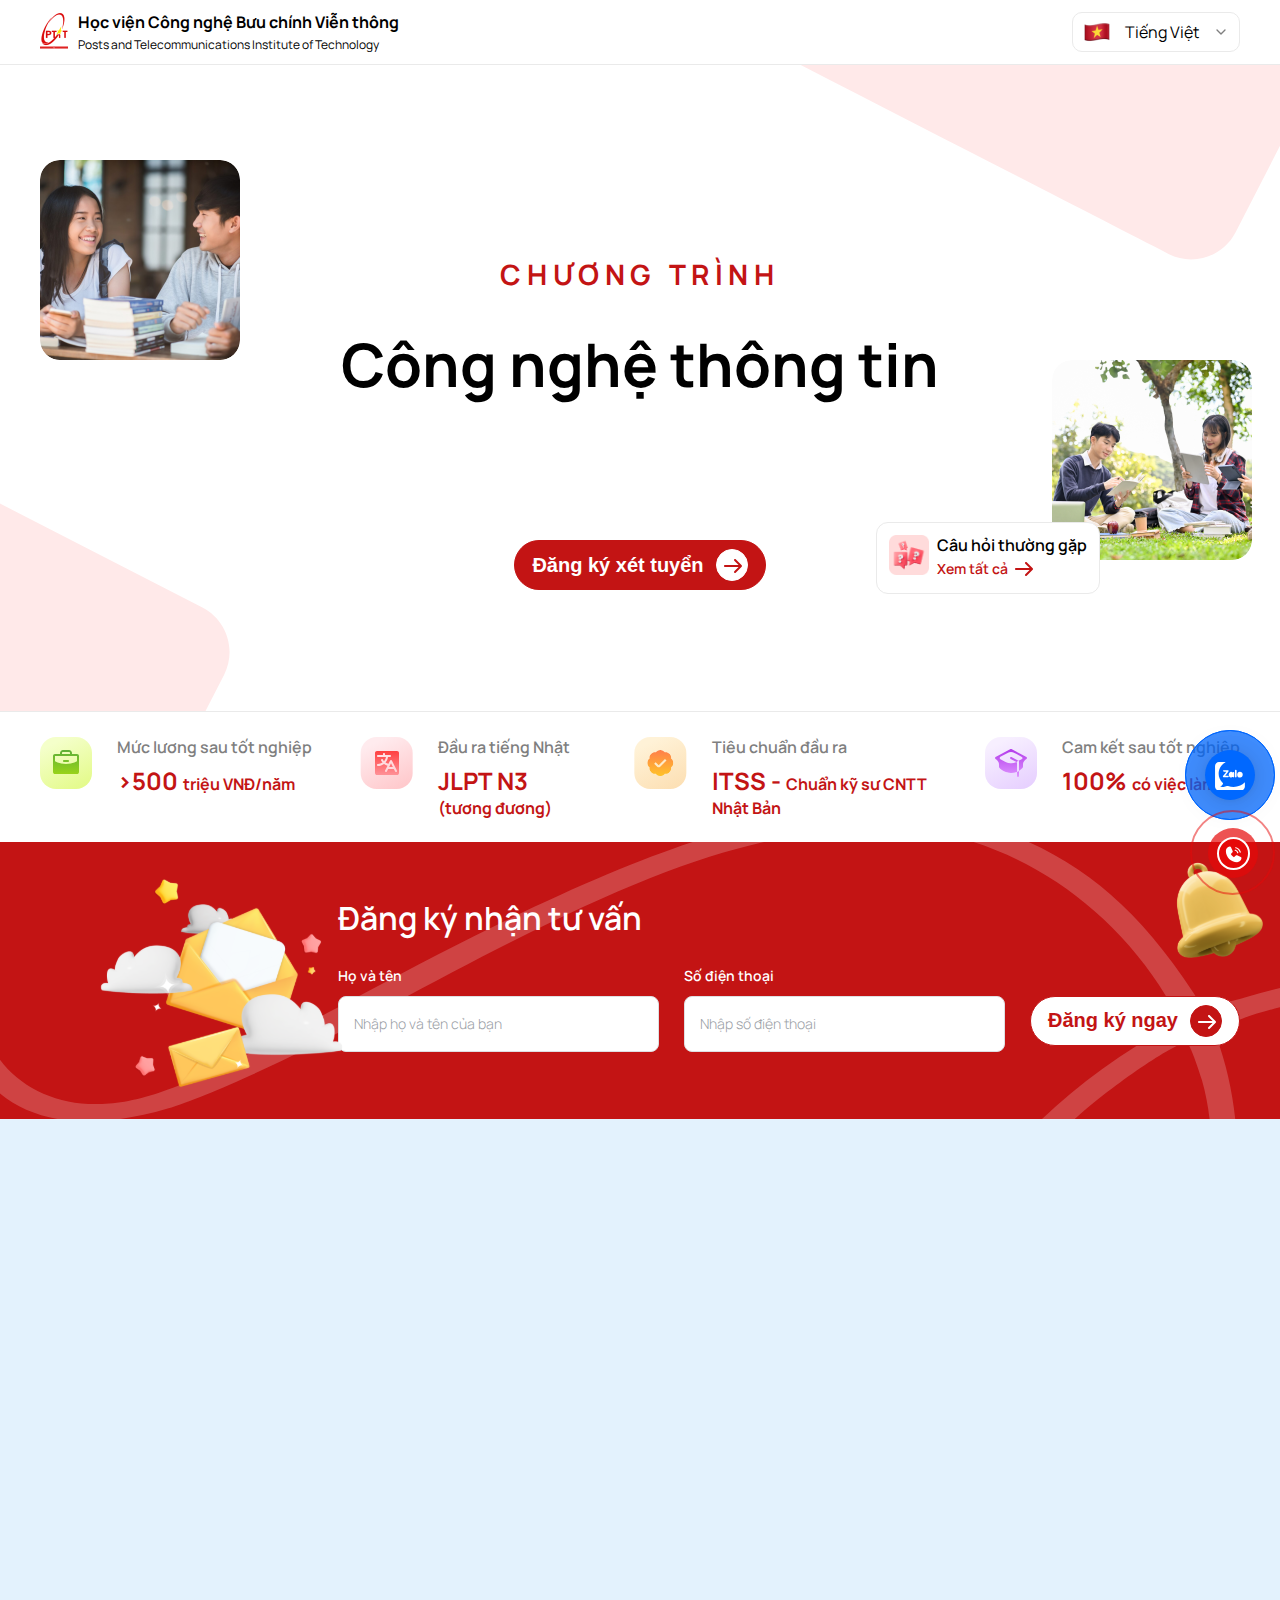
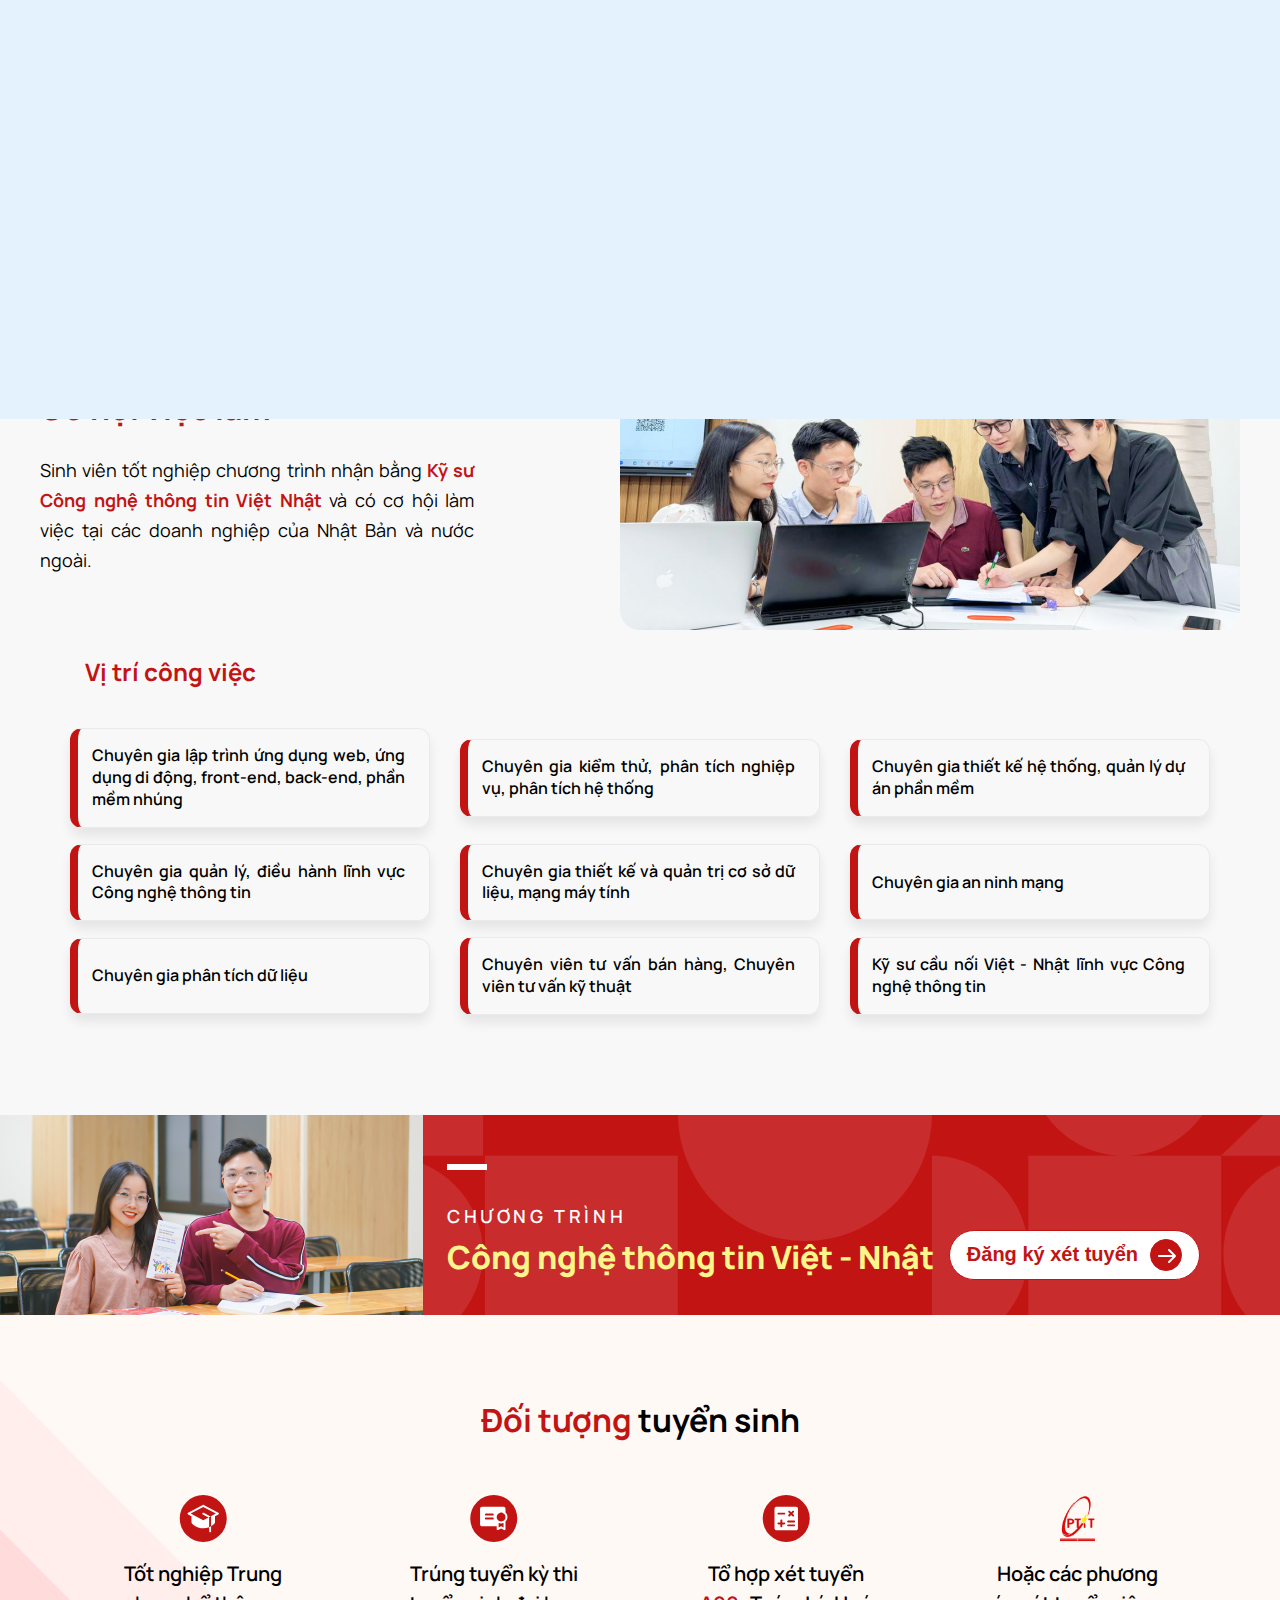
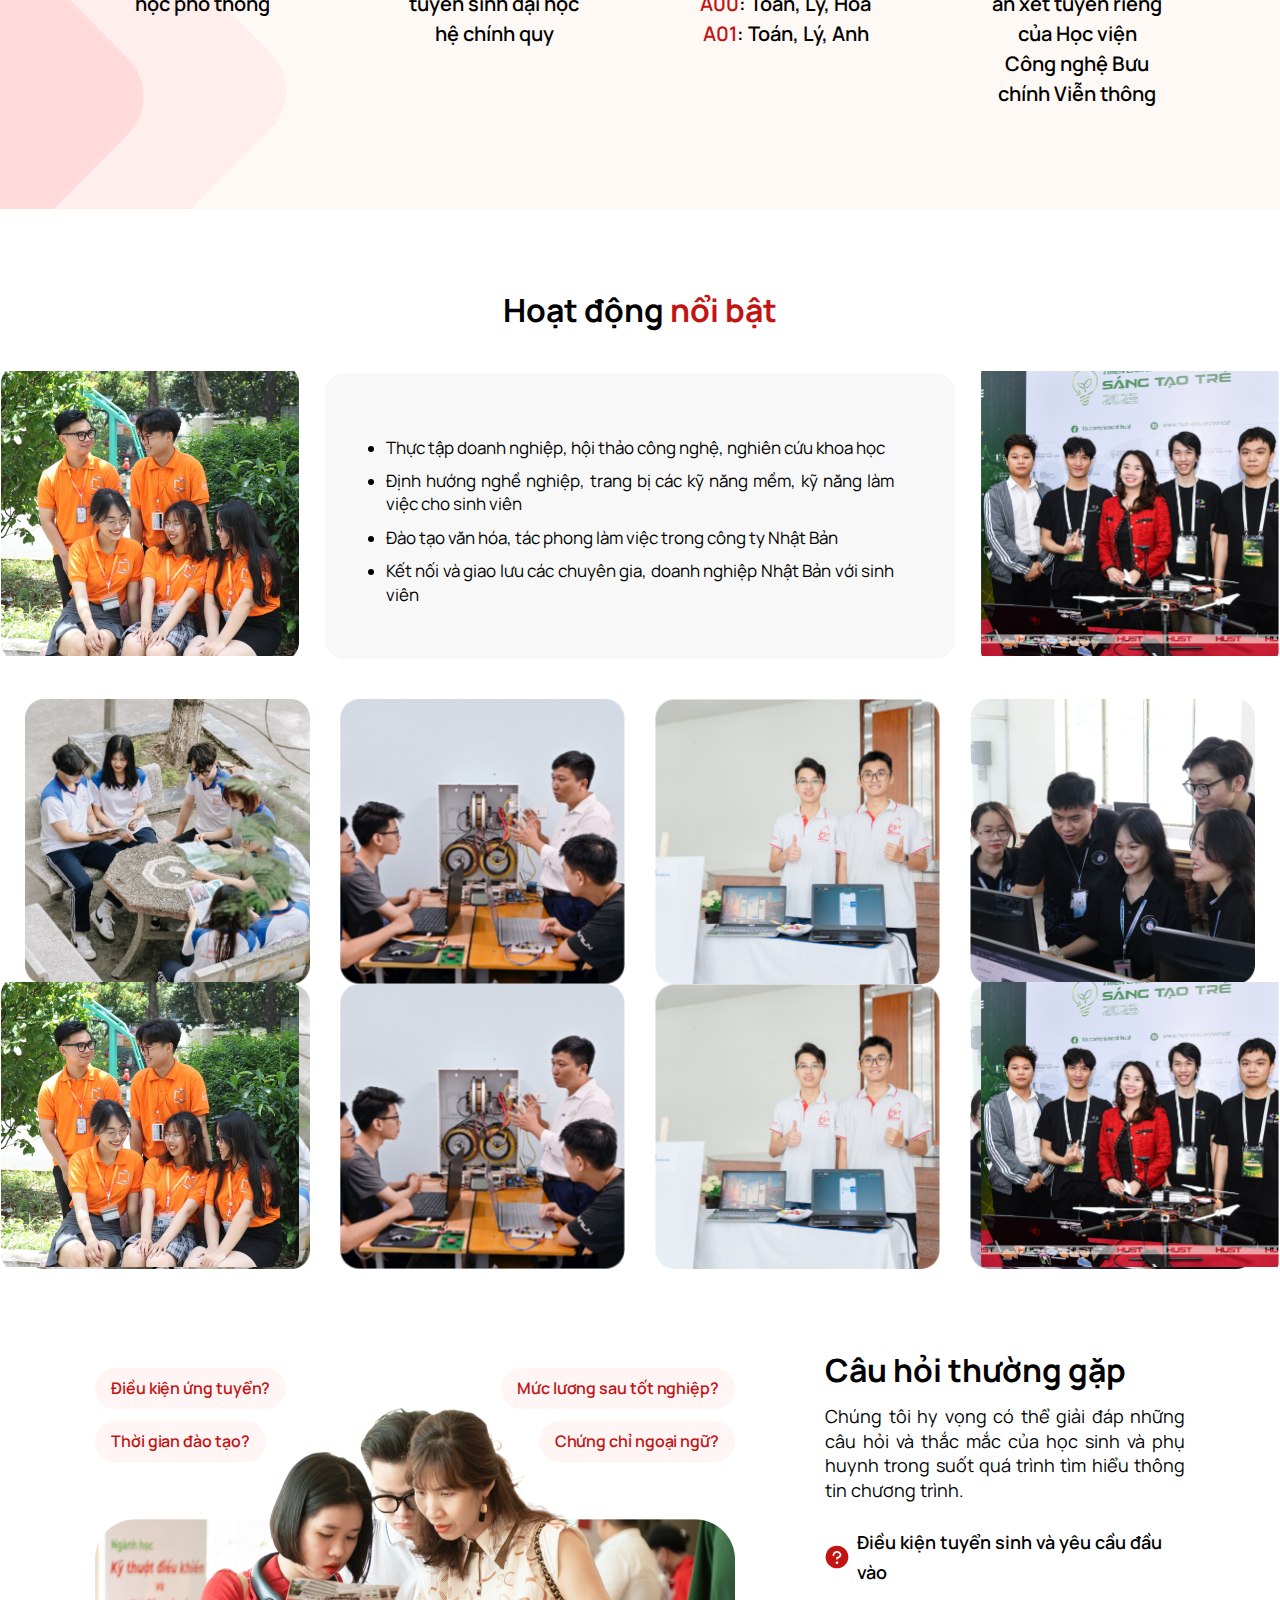
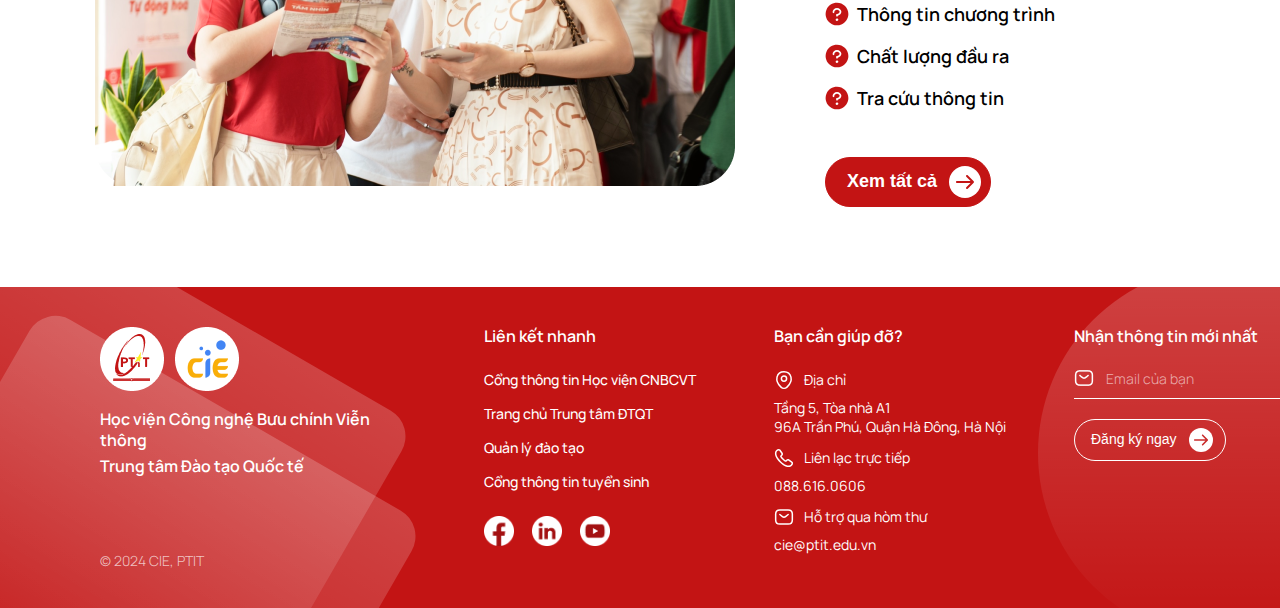
<file: index.html>
<!DOCTYPE html>
<html lang="en">
  <head>
    <meta charset="UTF-8" />
    <meta name="viewport" content="width=device-width, initial-scale=1.0" />
    <title>Kỹ sư Công nghệ thông tin Việt Nhật</title>

    <!-- Favicon -->
    <link
      rel="apple-touch-icon"
      sizes="57x57"
      href="./assets/favicon/apple-icon-57x57.png"
    />
    <link
      rel="apple-touch-icon"
      sizes="60x60"
      href="./assets/favicon/apple-icon-60x60.png"
    />
    <link
      rel="apple-touch-icon"
      sizes="72x72"
      href="./assets/favicon/apple-icon-72x72.png"
    />
    <link
      rel="apple-touch-icon"
      sizes="76x76"
      href="./assets/favicon/apple-icon-76x76.png"
    />
    <link
      rel="apple-touch-icon"
      sizes="114x114"
      href="./assets/favicon/apple-icon-114x114.png"
    />
    <link
      rel="apple-touch-icon"
      sizes="120x120"
      href="./assets/favicon/apple-icon-120x120.png"
    />
    <link
      rel="apple-touch-icon"
      sizes="144x144"
      href="./assets/favicon/apple-icon-144x144.png"
    />
    <link
      rel="apple-touch-icon"
      sizes="152x152"
      href="./assets/favicon/apple-icon-152x152.png"
    />
    <link
      rel="apple-touch-icon"
      sizes="180x180"
      href="./assets/favicon/apple-icon-180x180.png"
    />
    <link
      rel="icon"
      type="image/png"
      sizes="192x192"
      href="./assets/favicon/android-icon-192x192.png"
    />
    <link
      rel="icon"
      type="image/png"
      sizes="32x32"
      href="./assets/favicon/favicon-32x32.png"
    />
    <link
      rel="icon"
      type="image/png"
      sizes="96x96"
      href="./assets/favicon/favicon-96x96.png"
    />
    <link
      rel="icon"
      type="image/png"
      sizes="16x16"
      href="./assets/favicon/favicon-16x16.png"
    />
    <link rel="manifest" href="/manifest.json" />
    <meta name="msapplication-TileColor" content="#ffffff" />
    <meta
      name="msapplication-TileImage"
      content="./assets/favicon/ms-icon-144x144.png"
    />
    <meta name="theme-color" content="#ffffff" />

    <!-- Reset CSS -->
    <link rel="stylesheet" href="./assets/css/reset.css" />

    <link rel="stylesheet" href="./assets/css/owl.carousel.min.css" />
    <link rel="stylesheet" href="./assets/css/owl.theme.default.min.css" />

    <!-- Styles CSS -->
    <link rel="stylesheet" href="./assets/css/vn-main.css" />
    <link
      rel="stylesheet"
      href="https://cdnjs.cloudflare.com/ajax/libs/font-awesome/6.0.0-beta3/css/all.min.css"
    />

    <!-- Responsive CSS -->
    <link rel="stylesheet" href="./assets/css/vn-main-responsive.css" />

    <!-- Grid CSS -->
    <link rel="stylesheet" href="./assets/css/grid.css" />

    <!-- Embed Font -->
    <link rel="preconnect" href="https://fonts.googleapis.com" />
    <link rel="preconnect" href="https://fonts.gstatic.com" crossorigin />
    <link
      href="https://fonts.googleapis.com/css2?family=Manrope:wght@200..800&display=swap"
      rel="stylesheet"
    />
  </head>
  <body>
    <header class="header">
      <div class="main-content">
        <div class="header--top">
          <div class="logo--block">
            <a href="index.html">
              <img src="./assets/img/logo.png" alt="" class="logo" />
            </a>
            <div class="logo--content">
              <h2 class="logo__heading hide-on-mobile">
                Học viện Công nghệ Bưu chính Viễn thông
              </h2>
              <p class="logo__desc hide-on-mobile">
                Posts and Telecommunications Institute of Technology
              </p>
            </div>
          </div>
          <div class="dropdown">
            <div class="language--block">
              <img src="./assets/img/flag.png" alt="" class="selectedImg" />
              <p class="select">Tiếng Việt</p>
              <svg
                width="16"
                height="16"
                viewBox="0 0 16 16"
                fill="none"
                xmlns="http://www.w3.org/2000/svg"
              >
                <path
                  fill-rule="evenodd"
                  clip-rule="evenodd"
                  d="M12.4713 5.52859C12.7317 5.78894 12.7317 6.21105 12.4713 6.4714L8.47132 10.4714C8.21097 10.7317 7.78886 10.7317 7.52851 10.4714L3.52851 6.4714C3.26816 6.21105 3.26816 5.78894 3.52851 5.52859C3.78886 5.26824 4.21097 5.26824 4.47132 5.52859L7.99992 9.05719L11.5285 5.52859C11.7889 5.26824 12.211 5.26824 12.4713 5.52859Z"
                  fill="#7F7F7F"
                />
              </svg>
            </div>

            <div class="dropdown--list">
              <a
                href="index.html"
                class="dropdown--item dropdown--item__active"
              >
                <img src="./assets/img/flag.png" alt="" class="language__img" />
                <p class="language">Tiếng Việt</p>
              </a>
              <a href="jp-main.html" class="dropdown--item">
                <img
                  src="./assets/img/jp-flag.svg"
                  alt=""
                  class="language__img"
                />
                <p class="language">日本語</p>
              </a>
              <a
                href="en-main.html"
                class="dropdown--item dropdown--item__active"
              >
                <img
                  src="./assets/img/en-flag.svg"
                  alt=""
                  class="language__img"
                />
                <p class="language">English</p>
              </a>
            </div>
          </div>
        </div>
      </div>

      <div class="hotline-phone-ring-wrap">
        <div class="hotline-phone-ring">
          <div class="hotline-phone-ring-circle"></div>
          <div class="hotline-phone-ring-circle-fill"></div>
          <div class="hotline-phone-ring-img-circle">
            <a href="tel:088 616 0606" class="pps-btn-img">
              <img
                src="./assets/img/call-now.svg"
                alt="Gọi điện thoại"
                width="50"
              />
            </a>
          </div>
        </div>
        <div class="hotline-bar hide-on-mobile">
          <a href="tel:088 616 0606">
            <span class="text-hotline">GỌI NGAY HOTLINE</span>
            <span class="text-hotline">088 616 0606</span>
          </a>
        </div>
      </div>
    </header>

    <main>
      <!-- Hero -->
      <section class="hero">
        <img src="./assets/img/hero-bg.svg" alt="" class="hero__bg--more" />
        <img src="./assets/img/hero-bg2.svg" alt="" class="hero__bg--more" />
        <div class="main-content">
          <div class="hero__content">
            <p class="hero__note">CHƯƠNG TRÌNH</p>
            <h1 class="hero__heading">
              <span>
                <br class="show-on-mobile" />
                Công nghệ thông tin </span
              ><br />
              <span> Việt Nhật</span>
            </h1>
            <a
              target="_blank"
              rel="noopenner"
              href="https://tuyensinh.ptit.edu.vn/"
            >
              <button class="hero--btn btn">
                <p>Đăng ký xét tuyển</p>
                <div class="hero--btn__img">
                  <img src="./assets/img/arrow-right.svg" alt="" />
                </div>
              </button>
            </a>
          </div>
          <div class="hero__media">
            <img src="./assets/img/hero-img-1.png" alt="" class="hero__img1" />
            <img src="./assets/img/hero-img-2.png" alt="" class="hero__img2" />
          </div>
        </div>
      </section>

      <div class="hero__more">
        <!-- faq-more -->
        <buttion class="question-faqs">
          <div class="question-faqs--item">
            <img
              src="./assets/img/faqs-question.png"
              alt=""
              class="question-faqs__icon"
            />
            <div class="question-faqs__content">
              <p class="question-faqs__info">
                Câu hỏi thường gặp <br class="show-on-mobile" />
              </p>

              <a
                href="FAQS-vn.html"
                target="_blank"
                class="question-faqs__more"
              >
                <p>Xem tất cả</p>

                <img
                  class="question-faqs__img"
                  src="./assets/img/arrow-right.svg"
                  alt=""
                />
              </a>
            </div>
          </div>
        </buttion>

        <div class="main-content">
          <ul class="hero--list">
            <li class="hero--item">
              <img
                src="./assets/img/hero-icon1.svg"
                alt=""
                class="hero__icon"
              />
              <div class="list__content">
                <p class="list__info">
                  Mức lương sau <br class="show-on-mobile" />
                  tốt nghiệp
                </p>
                <p class="list__more">
                  >500 <br class="show-on-mobile" /><span>triệu VNĐ/năm</span>
                </p>
              </div>
            </li>

            <li class="hero--item">
              <img
                src="./assets/img/hero-icon2.svg"
                alt=""
                class="hero__icon"
              />
              <div class="list__content">
                <p class="list__info">Đầu ra tiếng Nhật</p>
                <p class="list__more">JLPT N3 <span>(tương đương)</span></p>
              </div>
            </li>

            <li class="hero--item">
              <img
                src="./assets/img/hero-icon3.svg"
                alt=""
                class="hero__icon"
              />
              <div class="list__content">
                <p class="list__info">Tiêu chuẩn đầu ra</p>
                <p class="list__more">
                  ITSS - <br class="show-on-mobile" /><span
                    >Chuẩn kỹ sư CNTT Nhật Bản</span
                  >
                </p>
              </div>
            </li>

            <li class="hero--item">
              <img
                src="./assets/img/hero-icon4.svg"
                alt=""
                class="hero__icon"
              />
              <div class="list__content">
                <p class="list__info">
                  Cam kết sau <br class="show-on-mobile" />tốt nghiệp
                </p>
                <p class="list__more">
                  100% <br class="show-on-mobile" /><span> có việc làm</span>
                </p>
              </div>
            </li>
          </ul>
        </div>
      </div>

      <!-- Forms -->
      <section class="form">
        <div class="main-content">
          <!-- <img src="./assets/img/form__bg.svg" alt="" class="form__bg" /> -->
          <div class="form--content">
            <div class="form__media">
              <img src="./assets/img/envelope.svg" alt="" class="form__img1" />
              <img
                src="./assets/img/bell.svg"
                alt=""
                class="form__img2 hide-on-mobile"
              />
            </div>
            <div class="form__info">
              <h2 class="form__heading heading1">Đăng ký nhận tư vấn</h2>
              <div class="form__action">
                <form class="form__js" id="infoForm">
                  <div class="form__name--content">
                    <div class="form__name">
                      <label for="name">Họ và tên</label><br />
                      <input
                        type="text"
                        id="name"
                        name="name"
                        placeholder="Nhập họ và tên của bạn"
                        required
                      />
                    </div>
                    <span id="nameHelp" class="help-text__info"></span>
                  </div>

                  <div class="form__phone--content">
                    <div class="form__phone">
                      <label for="phone">Số điện thoại</label><br />
                      <input
                        type="text"
                        id="phone"
                        name="phone"
                        placeholder="Nhập số điện thoại"
                        required
                      />
                    </div>
                    <span id="phoneHelp" class="help-text__info"></span>
                  </div>

                  <div class="form__submit show-modal">
                    <button
                      type="submit"
                      name="action"
                      class="form--btn btn"
                      value="Submit Info"
                      id="submitBtn"
                      disabled
                    >
                      <p>Đăng ký ngay</p>
                      <div class="form--btn__img">
                        <img src="./assets/img/arrow-right-white.svg" alt="" />
                      </div>
                    </button>
                  </div>
                </form>
              </div>
            </div>
          </div>
        </div>
      </section>

      <section class="form--popup">
        <span class="overlay"></span>
        <div id="popupbox">
          <img src="./assets/img/fill-checked.svg" alt="" class="popup__img" />
          <h2 class="popup__heading">Đăng ký nhận tư vấn thành công</h2>
          <p class="popup__desc">
            Vui lòng để ý điện thoại. Trung tâm Đào tạo Quốc tế sẽ sớm liên hệ
            lại qua số điện thoại bạn cung cấp để tư vấn kĩ hơn về chương trình.
            Nếu bạn có câu hỏi gì có thể liên hệ với chúng tôi qua:
            <br />Email: <span>cie@ptit.edu.vn</span> <br />Hotline:
            <span>088 616 0606</span>
          </p>
          <button class="popup__btn close-btn">Đã hiểu</button>
        </div>
      </section>

      <!-- Description -->
      <section class="desc">
        <img
          src="./assets/img/desc-bg.svg"
          alt=""
          class="desc__bg hide-on-mobile"
        />
        <div class="main-content">
          <div class="desc__media">
            <img src="./assets/img/desc-img1.png" alt="" class="desc__img" />
            <img src="./assets/img/desc-img2.png" alt="" class="desc__img" />
          </div>
          <div class="desc__content">
            <h2 class="desc__heading heading1">Mô tả chương trình</h2>
            <p class="desc__desc desc1">
              Chương trình Công nghệ thông tin Việt - Nhật phối hợp chặt chẽ với
              các đối tác, doanh nghiệp đến từ Nhật Bản với mục tiêu đào tạo các
              kỹ sư CNTT định hướng theo
              <strong>chuẩn kỹ năng CNTT Nhật Bản (ITSS)</strong> - tiêu chuẩn
              khắt khe được các tổ chức quốc tế đánh giá cao. Sinh viên sẽ được
              đào tạo trực tiếp bởi các chuyên gia từ doanh nghiệp Nhật Bản,
              tham gia thực tập và thực chiến với các dự án lớn.
            </p>
          </div>
        </div>
      </section>

      <!-- Option -->
      <section class="option">
        <div class="option__bg--ringss hide-on-mobile">
          <span class="option__bg--rings">
            <span class="option__bg--ring"></span>
          </span>
        </div>

        <!-- <img
          src="./assets/img/option-bg.svg"
          alt=""
          class="option__bg hide-on-mobile"
        /> -->
        <div class="main-content">
          <div class="option--block">
            <div class="option__content">
              <h2 class="option__heading heading1">Cơ hội việc làm</h2>
              <p class="option__desc desc1">
                Sinh viên tốt nghiệp chương trình nhận bằng
                <strong>Kỹ sư Công nghệ thông tin Việt Nhật</strong> và có cơ
                hội làm việc tại các doanh nghiệp của Nhật Bản và nước ngoài.
              </p>
            </div>
            <div class="option__media">
              <img
                src="./assets/img/option-img.png"
                alt=""
                class="option__img"
              />
              <div class="option--more hide-on-mobile">
                <img src="./assets/img/option-more-icon.svg" alt="" />
                <p>Kỹ sư Công nghệ thông tin</p>
              </div>
            </div>
          </div>
          <h3 class="option__position">Vị trí công việc</h3>
          <ul class="option__list">
            <li class="option__item">
              <p>
                Chuyên gia lập trình ứng dụng web, ứng dụng di động, front-end,
                back-end, phần mềm nhúng
              </p>
            </li>
            <li class="option__item">
              <p>
                Chuyên gia kiểm thử, phân tích nghiệp vụ, phân tích hệ thống
              </p>
            </li>
            <li class="option__item">
              <p>Chuyên gia thiết kế hệ thống, quản lý dự án phần mềm</p>
            </li>
          </ul>

          <ul class="option__list">
            <li class="option__item">
              <p>Chuyên gia quản lý, điều hành lĩnh vực Công nghệ thông tin</p>
            </li>
            <li class="option__item">
              <p>
                Chuyên gia thiết kế và quản trị cơ sở dữ liệu, mạng máy tính
              </p>
            </li>
            <li class="option__item">
              <p>Chuyên gia an ninh mạng</p>
            </li>
          </ul>

          <ul class="option__list">
            <li class="option__item">
              <p>Chuyên gia phân tích dữ liệu</p>
            </li>
            <li class="option__item">
              <p>Chuyên viên tư vấn bán hàng, Chuyên viên tư vấn kỹ thuật</p>
            </li>
            <li class="option__item">
              <p>Kỹ sư cầu nối Việt - Nhật lĩnh vực Công nghệ thông tin</p>
            </li>
          </ul>
        </div>
      </section>

      <!-- Sale -->
      <section class="sale">
        <img src="./assets/img/sale-img.png" alt="" class="sale__img" />
        <div class="main-content">
          <!-- <img src="./assets/img/sale-bg.svg" alt="" class="sale__bg" /> -->

          <div class="sale__content">
            <div class="sale__content--main">
              <p class="sale__title">CHƯƠNG TRÌNH</p>
              <h2 class="sale__heading heading1">
                Công nghệ thông tin Việt - Nhật
              </h2>
            </div>
            <a
              target="_blank"
              rel="noopenner"
              href="https://tuyensinh.ptit.edu.vn/"
            >
              <button class="sale--btn btn">
                <p>Đăng ký xét tuyển</p>
                <div class="sale--btn__img">
                  <img src="./assets/img/arrow-right-white.svg" alt="" />
                </div>
              </button>
            </a>
          </div>
        </div>
      </section>

      <!-- Object -->
      <section class="object">
        <!-- <img src="./assets/img/object-bg.svg" alt="" class="object__bg" /> -->
        <div class="main-content">
          <h2 class="object__heading"><span>Đối tượng</span> tuyển sinh</h2>
          <ul class="object__list">
            <li class="object__item">
              <img
                src="./assets/img/object-icon1.svg"
                alt=""
                class="object__icon"
              />
              <p>
                <span style="color: #000">Tốt nghiệp</span>
                <span style="color: #000">Trung học phổ thông</span>
              </p>
            </li>

            <li class="object__item">
              <img
                src="./assets/img/object-icon2.svg"
                alt=""
                class="object__icon"
              />
              <p>
                Trúng tuyển kỳ thi tuyển sinh <br class="show-on-mobile" />
                đại học hệ chính quy
              </p>
            </li>

            <li class="object__item">
              <img
                src="./assets/img/object-icon3.svg"
                alt=""
                class="object__icon"
              />
              <p>Tổ hợp xét tuyển</p>
              <p><span>A00</span>: Toán, Lý, Hoá</p>
              <p><span>A01</span>: Toán, Lý, Anh</p>
            </li>

            <li class="object__item">
              <img src="./assets/img/logo.png" alt="" class="object__icon" />
              <p>
                Hoặc các phương án xét tuyển riêng của Học viện Công nghệ Bưu
                chính Viễn thông
              </p>
            </li>
          </ul>
        </div>
      </section>

      <!-- Activity -->
      <section class="activity">
        <h2 class="activity__heading heading1">
          Hoạt động <span>nổi bật</span>
        </h2>
        <div class="main-content">
          <!-- <h2 class="activity__heading heading1">
                Hoạt động <span>nổi bật</span>
            </h2> -->
          <div class="activity__content">
            <ul class="activity__list" style="list-style-type: disc">
              <li>
                <p>
                  Thực tập doanh nghiệp, hội thảo công nghệ, nghiên cứu khoa học
                </p>
              </li>
              <li>
                <p>
                  Định hướng nghề nghiệp, trang bị các kỹ năng mềm, kỹ năng làm
                  việc cho sinh viên
                </p>
              </li>
              <li>
                <p>
                  Đào tạo văn hóa, tác phong làm việc trong công ty Nhật Bản
                </p>
              </li>
              <li>
                <p>
                  Kết nối và giao lưu các chuyên gia, doanh nghiệp Nhật Bản với
                  sinh viên
                </p>
              </li>
            </ul>
          </div>

          <slide class="activity__media hide-on-mobile">
            <img
              src="./assets/img/activity-img1.png"
              alt=""
              class="activity__img"
            />
            <img
              src="./assets/img/activity-img2.png"
              alt=""
              class="activity__img"
            />
            <img
              src="./assets/img/activity-img3.png"
              alt=""
              class="activity__img"
            />
            <img
              src="./assets/img/activity-img4.png"
              alt=""
              class="activity__img"
            />
            <img
              src="./assets/img/activity-img5.png"
              alt=""
              class="activity__img"
            />
            <img
              src="./assets/img/activity-img6.png"
              alt=""
              class="activity__img"
            />
          </slide>

          <slide class="activity__media owl-carousel">
            <img
              src="./assets/img/activity-img1.png"
              alt=""
              class="activity__img"
            />
            <img
              src="./assets/img/activity-img2.png"
              alt=""
              class="activity__img"
            />
            <img
              src="./assets/img/activity-img3.png"
              alt=""
              class="activity__img"
            />
            <img
              src="./assets/img/activity-img4.png"
              alt=""
              class="activity__img"
            />
            <img
              src="./assets/img/activity-img5.png"
              alt=""
              class="activity__img"
            />
            <img
              src="./assets/img/activity-img6.png"
              alt=""
              class="activity__img"
            />
          </slide>
        </div>
      </section>

      <section class="question">
        <div class="main-content">
          <div class="ques--media">
            <img src="./assets/img/ques-img.png" alt="" class="ques__img" />
            <div class="ques__img--content1 ques__img--content">
              Điều kiện ứng tuyển?
            </div>
            <div class="ques__img--content2 ques__img--content">
              Thời gian đào tạo?
            </div>
            <div class="ques__img--content3 ques__img--content">
              Mức lương sau tốt nghiệp?
            </div>
            <div class="ques__img--content4 ques__img--content">
              Chứng chỉ ngoại ngữ?
            </div>
          </div>
          <div class="ques--content">
            <h2 class="ques--content__heading">Câu hỏi thường gặp</h2>
            <p class="ques--content__desc">
              Chúng tôi hy vọng có thể giải đáp những câu hỏi và thắc mắc của
              học sinh và phụ huynh trong suốt quá trình tìm hiểu thông tin
              chương trình.
            </p>
            <div class="ques__list">
              <div class="ques__item">
                <img
                  src="./assets/img/ques-icon.svg"
                  alt=""
                  class="ques__item--icon"
                />
                <p class="ques__item--desc">
                  Điều kiện tuyển sinh và yêu cầu đầu vào
                </p>
              </div>

              <div class="ques__item">
                <img
                  src="./assets/img/ques-icon.svg"
                  alt=""
                  class="ques__item--icon"
                />
                <p class="ques__item--desc">Thông tin chương trình</p>
              </div>

              <div class="ques__item">
                <img
                  src="./assets/img/ques-icon.svg"
                  alt=""
                  class="ques__item--icon"
                />
                <p class="ques__item--desc">Chất lượng đầu ra</p>
              </div>

              <div class="ques__item">
                <img
                  src="./assets/img/ques-icon.svg"
                  alt=""
                  class="ques__item--icon"
                />
                <p class="ques__item--desc">Tra cứu thông tin</p>
              </div>
            </div>

            <a href="FAQS-vn.html" target="_blank" class="ques__submit--link">
              <button class="ques__submit btn">
                <p class="ques__submit--desc">Xem tất cả</p>
                <img
                  src="./assets/img/arrow-right.svg"
                  alt=""
                  class="ques__submit--icon"
                />
              </button>
            </a>
          </div>
        </div>
      </section>

      <!-- Footer -->
      <!-- <section class="footer">
        <div class="main-content">
            <div class="logo--block">
                <a href="#!">
                    <img src="./assets/img/logo2.svg" alt="" class="logo"/>
                </a>
                <div class="logo--content">
                    <h2 class="logo__heading">
                        Học viện Công nghệ Bưu chính Viễn thông
                    </h2>
                    <p class="logo__desc">
                        Posts and Telecommunications Institute of Technology
                    </p>
                </div>
            </div>
            <div class="footer__content">
                <ul class="footer__address">
                    <li class="footer__item">
                        <h3>Trung tâm Đào tạo Quốc tế</h3>
                    </li>
                    <li class="footer__item">
                        <img
                                src="./assets/img/footer-icon1.svg"
                                alt=""
                                class="footer__icon"
                        />
                        <p>
                            Tầng 5, Toà nhà A1,<br class="show-on-mobile"/>
                            Học viện Công nghệ Bưu chính Viễn thông <br/>
                            96A Trần Phú, Quận Hà Đông, Hà Nội
                        </p>
                    </li>
                    <div>
                        <li class="footer__item">
                            <img
                                    src="./assets/img/footer-icon2.svg"
                                    alt=""
                                    class="footer__icon"
                            />
                            <p>088.616.0606</p>
                        </li>
                        <li class="footer__item">
                            <img
                                    src="./assets/img/footer-icon3.svg"
                                    alt=""
                                    class="footer__icon"
                            />
                            <p>cie@ptit.edu.vn</p>
                        </li>
                    </div>
                </ul>

                <div class="footer__follow">
                    <p>Theo dõi trên mạng xã hội</p>
                    <div class="footer__social">
                        <a
                                target="_blank"
                                rel="noopenner"
                                href="https://www.facebook.com/ptit.cie"
                        ><img src="./assets/img/facebook.svg" alt=""
                            /></a>
                        <a
                                target="_blank"
                                rel="noopenner"
                                href="https://www.youtube.com/@CIEPTIT"
                        ><img src="./assets/img/youtube.svg" alt=""
                            /></a>
                        <a
                                target="_blank"
                                rel="noopenner"
                                href="https://www.linkedin.com/company/cie-ptit/"
                        ><img src="./assets/img/Linkedin.svg" alt=""
                            /></a>
                    </div>
                </div>
            </div>
        </div>
    </section> -->

      <footer class="footer">
        <div class="footer__overlay footer__overlay--1"></div>
        <div class="footer__overlay footer__overlay--2"></div>
        <div class="footer__container">
          <div class="footer__container--list">
            <div class="footer__section">
              <img
                src="./assets/img/icon_ptit.png"
                alt="PTIT Logo"
                class="footer__logo"
              />
              <img
                src="./assets/img/icon_cie.png"
                alt="CIE Logo"
                class="footer__logo"
              />
              <div>
                <h3
                  style="
                    font-size: 16px;
                    font-weight: 600;
                    font-family: Manrope;
                    color: #ffffff;
                    margin-bottom: 6px;
                    line-height: 21.86px;
                  "
                >
                  Học viện Công nghệ Bưu chính Viễn thông
                </h3>
                <h3>Trung tâm Đào tạo Quốc tế</h3>
              </div>
            </div>
            <div class="footer__section">
              <p class="title">Liên kết nhanh</p>
              <ul>
                <li>
                  <img
                    src="./assets/img/arrow-right-white.svg"
                    alt=""
                    class="show-on-mobile"
                  />
                  <a href="https://portal.dtqt.edu.vn/" target="_blank"
                    >Cổng thông tin Học viện CNBCVT</a
                  >
                </li>
                <li>
                  <img
                    src="./assets/img/arrow-right-white.svg"
                    alt=""
                    class="show-on-mobile"
                  />
                  <a href="https://cie.ptit.edu.vn/" target="_blank"
                    >Trang chủ Trung tâm ĐTQT</a
                  >
                </li>
                <li>
                  <img
                    src="./assets/img/arrow-right-white.svg"
                    alt=""
                    class="show-on-mobile"
                  />
                  <a href="https://daotao.ptit.edu.vn/" target="_blank"
                    >Quản lý đào tạo</a
                  >
                </li>
                <li>
                  <img
                    src="./assets/img/arrow-right-white.svg"
                    alt=""
                    class="show-on-mobile"
                  />
                  <a href="https://tuyensinh.dtqt.edu.vn/" target="_blank"
                    >Cổng thông tin tuyển sinh</a
                  >
                </li>
              </ul>
              <div class="footer__social">
                <a href="https://www.facebook.com/ptit.cie" target="_blank"
                  ><img src="./assets/img/icon_fb.png" alt="Facebook"
                /></a>
                <a
                  href="https://www.linkedin.com/company/cie-ptit/"
                  target="_blank"
                  ><img src="./assets/img/icon_lkin.png" alt="LinkedIn"
                /></a>
                <a href="https://www.youtube.com/@CIEPTIT" target="_blank"
                  ><img src="./assets/img/icon_yt.png" alt="YouTube"
                /></a>
              </div>
            </div>
            <div class="footer__section">
              <p class="title">Bạn cần giúp đỡ?</p>
              <p class="address">
                <img src="./assets/img/location.svg" alt="địa chỉ" /> Địa chỉ
              </p>
              <p class="address1">
                Tầng 5, Tòa nhà A1<br />96A Trần Phú, Quận Hà Đông, Hà Nội
              </p>
              <p class="address">
                <img src="./assets/img/call.svg" alt="địa chỉ" /> Liên lạc trực
                tiếp
              </p>
              <p class="address1">088.616.0606</p>
              <p class="address">
                <img src="./assets/img/sms.svg" alt="địa chỉ" /> Hỗ trợ qua hòm
                thư
              </p>
              <!-- <p class="address1">cie@ptit.edu.vn</p> -->
              <p
                class="copyable-text address1"
                onclick="copyToClipboard(this, 'cie@ptit.edu.vn')"
              >
                cie@ptit.edu.vn<span class="copy-notification"
                  >Copy thành công!</span
                >
              </p>
            </div>
            <div class="footer__section">
              <p class="title">Nhận thông tin mới nhất</p>
              <form id="emailForm">
                <div class="input-group">
                  <!-- <i class="fas fa-envelope"></i> -->
                  <img src="./assets/img/sms1.png" alt="địa chỉ" />
                  <input
                    type="email"
                    name="user_email"
                    id="user_email"
                    placeholder="Email của bạn"
                    required
                  />
                </div>
                <span id="emailHelp" class="help-text"></span>

                <div class="form__submit show-email">
                  <button
                    type="submit"
                    name="action"
                    value="Submit Email"
                    class="hide-on-mobile"
                    id="submitFooterBtn"
                    disabled
                  >
                    <p class="hide-on-mobile">Đăng ký ngay</p>
                    <svg
                      width="24"
                      height="24"
                      viewBox="0 0 24 24"
                      fill="none"
                      xmlns="http://www.w3.org/2000/svg"
                    >
                      <path
                        fill-rule="evenodd"
                        clip-rule="evenodd"
                        d="M13.2929 5.29289C13.6834 4.90237 14.3166 4.90237 14.7071 5.29289L20.7071 11.2929C21.0976 11.6834 21.0976 12.3166 20.7071 12.7071L14.7071 18.7071C14.3166 19.0976 13.6834 19.0976 13.2929 18.7071C12.9024 18.3166 12.9024 17.6834 13.2929 17.2929L17.5858 13H4C3.44772 13 3 12.5523 3 12C3 11.4477 3.44772 11 4 11H17.5858L13.2929 6.70711C12.9024 6.31658 12.9024 5.68342 13.2929 5.29289Z"
                        fill="white"
                      />
                    </svg>
                  </button>
                </div>
              </form>

              <!-- <p class="address2">
                <img src="./assets/img/hand.png" alt="mũi tên" /> Tất cả thông
                tin bạn cung cấp được cam kết bảo mật
              </p> -->
            </div>
          </div>

          <p class="footer__st">© 2024 CIE, PTIT</p>
        </div>
        <div class="background-circle hide-on-mobile"></div>
      </footer>
    </main>

    <script
      src="https://code.jquery.com/jquery-3.7.1.min.js"
      integrity="sha256-/JqT3SQfawRcv/BIHPThkBvs0OEvtFFmqPF/lYI/Cxo="
      crossorigin="anonymous"
    ></script>

    <!-- footer validate -->
    <script>
      document.addEventListener("DOMContentLoaded", function () {
        const emailInput = document.getElementById("user_email");
        const submitFooterBtn = document.getElementById("submitFooterBtn");
        const emailHelp = document.getElementById("emailHelp");

        emailInput.addEventListener("input", function () {
          const emailPattern = /^[^\s@]+@[^\s@]+\.[^\s@]+$/;

          if (emailInput.value === "") {
            emailHelp.textContent = "";
            submitFooterBtn.disabled = true;
          } else if (!emailPattern.test(emailInput.value)) {
            emailHelp.textContent = "Email không hợp lệ";
            submitFooterBtn.disabled = true;
          } else {
            emailHelp.textContent = "";
            submitFooterBtn.disabled = false;
          }
        });

        document
          .getElementById("emailForm")
          .addEventListener("submit", function (event) {
            event.preventDefault();

            if (
              !submitFooterBtn.disabled &&
              emailPattern.test(emailInput.value)
            ) {
              // Perform actions upon valid submission
              console.log("Email submitted:", emailInput.value);
            } else {
              emailHelp.textContent = "Email không hợp lệ";
            }
          });
      });
    </script>

    <!-- more validate -->
    <script>
      document.addEventListener("DOMContentLoaded", function () {
        const nameInput = document.getElementById("name");
        const phoneInput = document.getElementById("phone");
        const submitBtn = document.getElementById("submitBtn");
        const nameHelp = document.getElementById("nameHelp");
        const phoneHelp = document.getElementById("phoneHelp");

        // Regular expressions for validation
        const phonePattern = /^\d{10}$/; // Example pattern for a 10-digit phone number

        function validateForm() {
          const nameValid =
            nameInput.value.length > 0 && nameInput.value.length <= 16;
          const phoneValid = phonePattern.test(phoneInput.value);

          nameInput.addEventListener("input", function () {
            if (nameInput.value === "") {
              nameHelp.textContent = "Tên không được để trống";
              submitBtn.disabled = true;
            } else if (nameInput.value.length > 16) {
              nameHelp.textContent = "Tên không được vượt quá 16 ký tự";
              submitBtn.disabled = true;
            } else {
              nameHelp.textContent = "";
              submitBtn.disabled = false;
              // Thực hiện các hành động submit khác ở đây
            }
          });

          phoneInput.addEventListener("input", function () {
            if (phoneInput.value === "") {
              phoneHelp.textContent = "Số điện thoại không được để trống";
              submitBtn.disabled = true;
            } else if (!phonePattern.test(phoneInput.value)) {
              phoneHelp.textContent = "Số điện thoại không hợp lệ";
              submitBtn.disabled = true;
            } else {
              phoneHelp.textContent = "";
              submitBtn.disabled = false;
              // Thực hiện các hành động submit khác ở đây
            }
          });

          // Enable/disable submit button based on validation
          submitBtn.disabled = !(nameValid && phoneValid);
        }

        // Call validateForm initially and on every input change
        validateForm();
        nameInput.addEventListener("input", validateForm);
        phoneInput.addEventListener("input", validateForm);

        document
          .getElementById("infoForm")
          .addEventListener("submit", function (event) {
            event.preventDefault();

            // Validate form before showing popup
            validateForm();

            if (!submitBtn.disabled) {
              // Perform actions upon valid submission
              console.log("Form submitted:", nameInput.value, phoneInput.value);
            } else {
              nameHelp.textContent = "Tên không hợp lệ (tối đa 16 ký tự)";
              phoneHelp.textContent = "Số điện thoại không hợp lệ";
            }
          });
      });
    </script>

    <!-- click text copy -->
    <script>
      function copyToClipboard(element, text) {
        // Create a temporary input element
        var tempInput = document.createElement("input");
        // Set its value to the text to be copied
        tempInput.value = text;
        // Append it to the body
        document.body.appendChild(tempInput);
        // Select the text in the input
        tempInput.select();
        // Copy the selected text to the clipboard
        document.execCommand("copy");
        // Remove the temporary input element
        document.body.removeChild(tempInput);
        // Alert the user that the text has been copied
        // alert("Copied to clipboard: " + text);
        var notification = element.querySelector(".copy-notification");
        notification.style.display = "inline";
        setTimeout(function () {
          notification.style.display = "none";
        }, 2000); // Hide the notification after 2 seconds
      }
    </script>

    <script>
      $(document).ready(function () {
        // Handle submit for info form
        $("#infoForm").submit(function (event) {
          event.preventDefault(); // Prevent default form submission
          $.ajax({
            url: "vn-main.php",
            type: "POST",
            data: $(this).serialize() + "&action=Submit Info",
            success: function (response) {
              console.log("Infor form submitted successfully.");
              // alert(response);
            },
          });
        });

        // Handle submit for email form
        $("#emailForm").submit(function (event) {
          event.preventDefault(); // Prevent default form submission
          $.ajax({
            url: "vn-main.php",
            type: "POST",
            data: $(this).serialize() + "&action=Submit Email",
            success: function (response) {
              console.log("Email form submitted successfully.");
              $("#popupbox").modal("show");
            },
          });
        });
      });
    </script>

    <!--  -->
    <script src="./assets/owl.carousel.js"></script>
    <script src="./assets/owl.carousel.min.js"></script>
    <script>
      $(".owl-carousel").owlCarousel({
        items: 1,
        nav: false,
        loop: true,
        margin: 0,
        autoplay: true,
        lazyload: true,
        autoplaySpeed: 2000,
        responsiveClass: true,
        responsive: {
          0: {
            items: 1,
            nav: false,
          },
          600: {
            items: 1,
            nav: false,
          },
          1000: {
            items: 1,
            nav: true,
            loop: false,
          },
        },
      });
    </script>

    <!-- popup -->
    <!-- <script>
    const section = document.querySelector(".form--popup"),
        overlay = document.querySelector(".overlay"),
        showBtn = document.querySelector(".show-modal"),
        closeBtn = document.querySelector(".close-btn");
    showBtn.addEventListener("click", () => section.classList.add("active"));
    overlay.addEventListener("click", () =>
        section.classList.remove("active")
    );
    closeBtn.addEventListener("click", () =>
        section.classList.remove("active")
    );
</script> -->

    <script>
      document.addEventListener("DOMContentLoaded", (event) => {
        const section = document.querySelector(".form--popup"),
          overlay = document.querySelector(".overlay"),
          showBtn = document.querySelector(".show-modal button"),
          showEmail = document.querySelector(".show-email button"),
          closeBtn = document.querySelector(".close-btn");

        showBtn.addEventListener("click", () =>
          section.classList.add("active")
        );
        showEmail.addEventListener("click", () =>
          section.classList.add("active")
        );
        overlay.addEventListener("click", () =>
          section.classList.remove("active")
        );
        closeBtn.addEventListener("click", () =>
          section.classList.remove("active")
        );
      });
    </script>

    <!--  Button zalo -->

    <a
      href="https://chat.zalo.me/?phone=0886160606"
      id="linkzalo"
      target="_blank"
      rel="noopener noreferrer"
    >
      <div class="fcta-zalo-container">
        <div class="fcta-zalo-nen-nut">
          <div class="fcta-zalo-ben-trong-nut">
            <svg xmlns="http://www.w3.org/2000/svg" viewBox="0 0 460.1 436.6">
              <path
                fill="currentColor"
                class="st0"
                d="M82.6 380.9c-1.8-.8-3.1-1.7-1-3.5 1.3-1 2.7-1.9 4.1-2.8 13.1-8.5 25.4-17.8 33.5-31.5 6.8-11.4 5.7-18.1-2.8-26.5C69 269.2 48.2 212.5 58.6 145.5 64.5 107.7 81.8 75 107 46.6c15.2-17.2 33.3-31.1 53.1-42.7 1.2-.7 2.9-.9 3.1-2.7-.4-1-1.1-.7-1.7-.7-33.7 0-67.4-.7-101 .2C28.3 1.7.5 26.6.6 62.3c.2 104.3 0 208.6 0 313 0 32.4 24.7 59.5 57 60.7 27.3 1.1 54.6.2 82 .1 2 .1 4 .2 6 .2H290c36 0 72 .2 108 0 33.4 0 60.5-27 60.5-60.3v-.6-58.5c0-1.4.5-2.9-.4-4.4-1.8.1-2.5 1.6-3.5 2.6-19.4 19.5-42.3 35.2-67.4 46.3-61.5 27.1-124.1 29-187.6 7.2-5.5-2-11.5-2.2-17.2-.8-8.4 2.1-16.7 4.6-25 7.1-24.4 7.6-49.3 11-74.8 6zm72.5-168.5c1.7-2.2 2.6-3.5 3.6-4.8 13.1-16.6 26.2-33.2 39.3-49.9 3.8-4.8 7.6-9.7 10-15.5 2.8-6.6-.2-12.8-7-15.2-3-.9-6.2-1.3-9.4-1.1-17.8-.1-35.7-.1-53.5 0-2.5 0-5 .3-7.4.9-5.6 1.4-9 7.1-7.6 12.8 1 3.8 4 6.8 7.8 7.7 2.4.6 4.9.9 7.4.8 10.8.1 21.7 0 32.5.1 1.2 0 2.7-.8 3.6 1-.9 1.2-1.8 2.4-2.7 3.5-15.5 19.6-30.9 39.3-46.4 58.9-3.8 4.9-5.8 10.3-3 16.3s8.5 7.1 14.3 7.5c4.6.3 9.3.1 14 .1 16.2 0 32.3.1 48.5-.1 8.6-.1 13.2-5.3 12.3-13.3-.7-6.3-5-9.6-13-9.7-14.1-.1-28.2 0-43.3 0zm116-52.6c-12.5-10.9-26.3-11.6-39.8-3.6-16.4 9.6-22.4 25.3-20.4 43.5 1.9 17 9.3 30.9 27.1 36.6 11.1 3.6 21.4 2.3 30.5-5.1 2.4-1.9 3.1-1.5 4.8.6 3.3 4.2 9 5.8 14 3.9 5-1.5 8.3-6.1 8.3-11.3.1-20 .2-40 0-60-.1-8-7.6-13.1-15.4-11.5-4.3.9-6.7 3.8-9.1 6.9zm69.3 37.1c-.4 25 20.3 43.9 46.3 41.3 23.9-2.4 39.4-20.3 38.6-45.6-.8-25-19.4-42.1-44.9-41.3-23.9.7-40.8 19.9-40 45.6zm-8.8-19.9c0-15.7.1-31.3 0-47 0-8-5.1-13-12.7-12.9-7.4.1-12.3 5.1-12.4 12.8-.1 4.7 0 9.3 0 14v79.5c0 6.2 3.8 11.6 8.8 12.9 6.9 1.9 14-2.2 15.8-9.1.3-1.2.5-2.4.4-3.7.2-15.5.1-31 .1-46.5z"
              ></path>
            </svg>
          </div>
        </div>
        <div class="fcta-zalo-mess">
          <span>Chat hỗ trợ</span>
        </div>
      </div>
    </a>

    <script>
      if (
        /Android|webOS|iPhone|iPad|iPod|BlackBerry|IEMobile|Opera Mini/i.test(
          navigator.userAgent
        )
      ) {
        document.getElementById("linkzalo").href = "https://zalo.me/0886160606";
      }
    </script>

    <!-- Dropdown language -->
    <script>
      //get dropdown from document
      const dropdowns = document.querySelectorAll(".dropdown");

      //loop through all dropdown elements
      dropdowns.forEach((faq) => {
        //get inner element from each dropdown
        const select = faq.querySelector(".select");
        const menu = faq.querySelector(".dropdown--list");
        const options = faq.querySelectorAll(".dropdown--item");

        //add a click event to the select element
        select.addEventListener("click", () => {
          //add the clicked select styles to the selected element
          select.classList.toggle("select-clicked");
          //add the clicked select styles to the selected element
          menu.classList.toggle("dropdown--list-open");
        });

        options.forEach((option) => {
          option.addEventListener("click", () => {
            selected.innerText = option.innerText;
            select.classList.remove("select-clicked");
            menu.classList.remove("dropdown--list-open");
            options.forEach((option) => {
              option.classList.remove("dropdown--item__active");
            });
            option.classList.add("dropdown--item__active");
          });
        });
      });
    </script>
  </body>
</html>
</file>
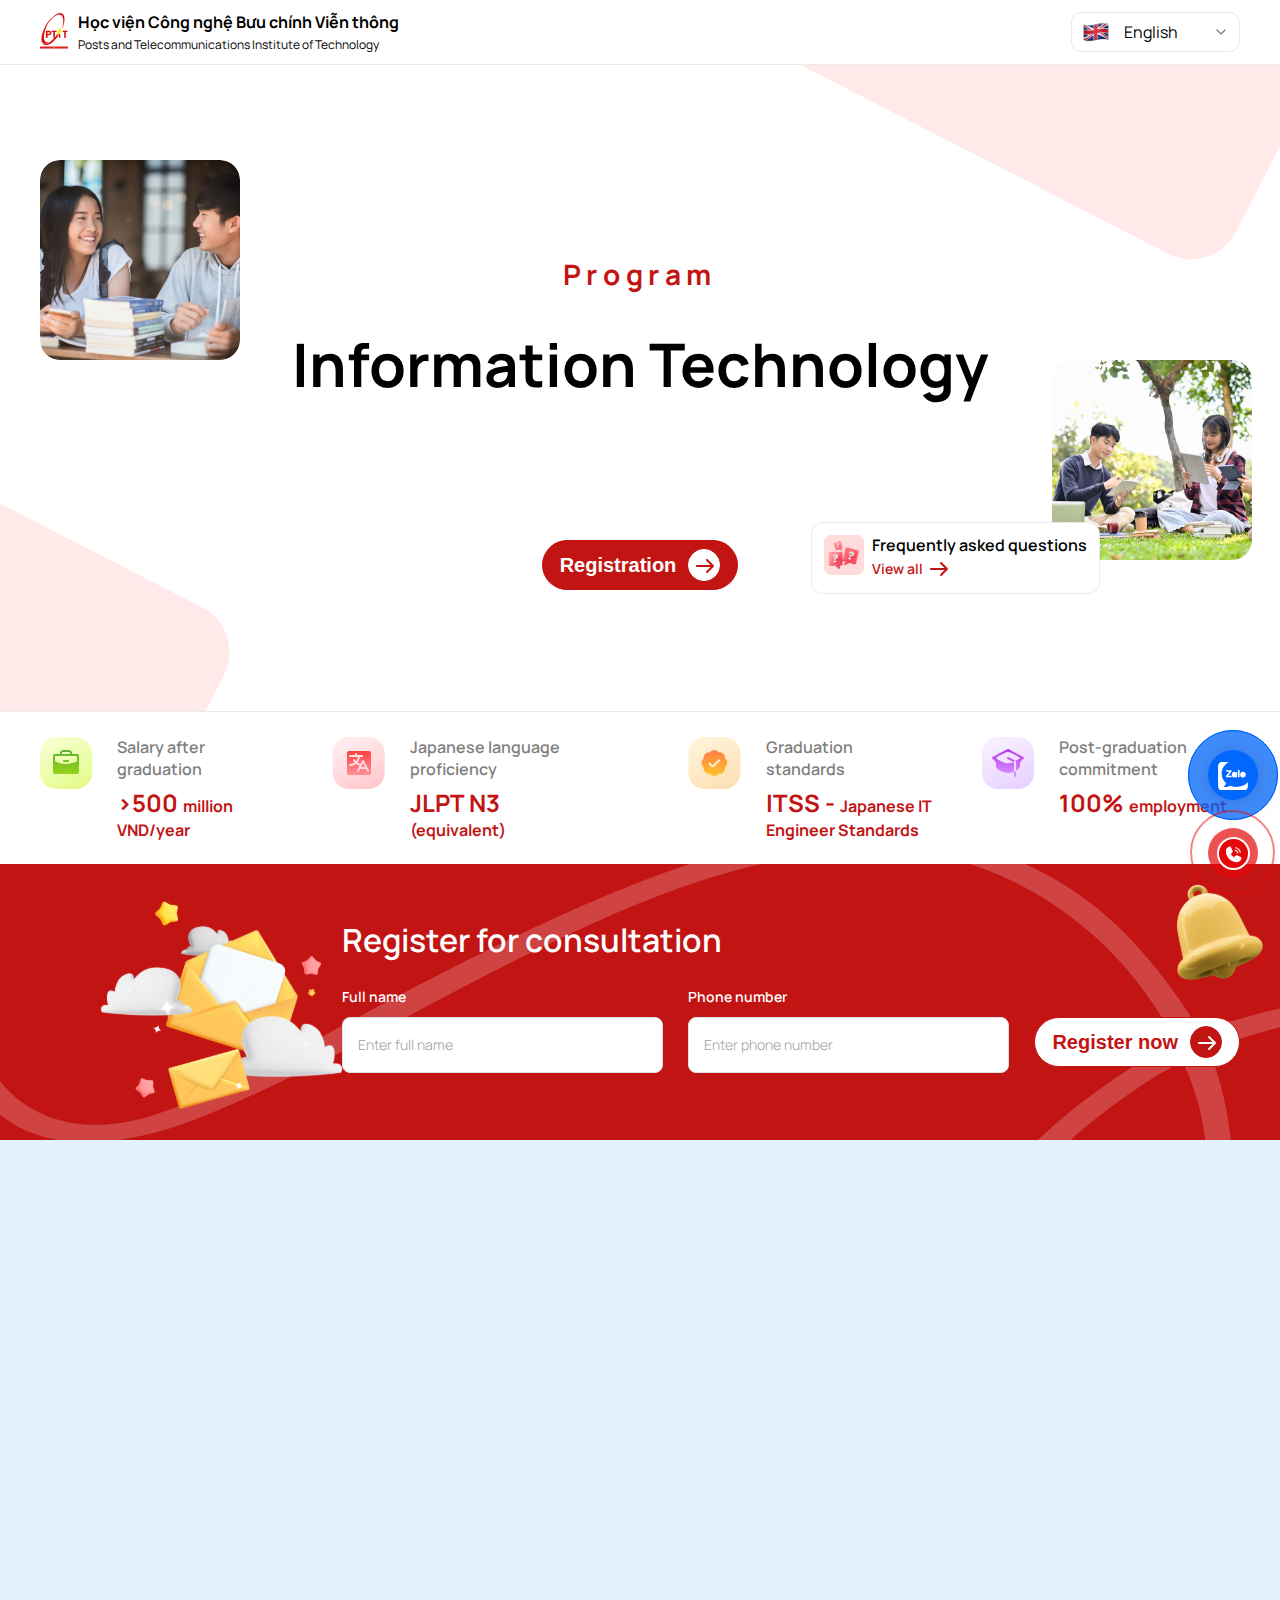
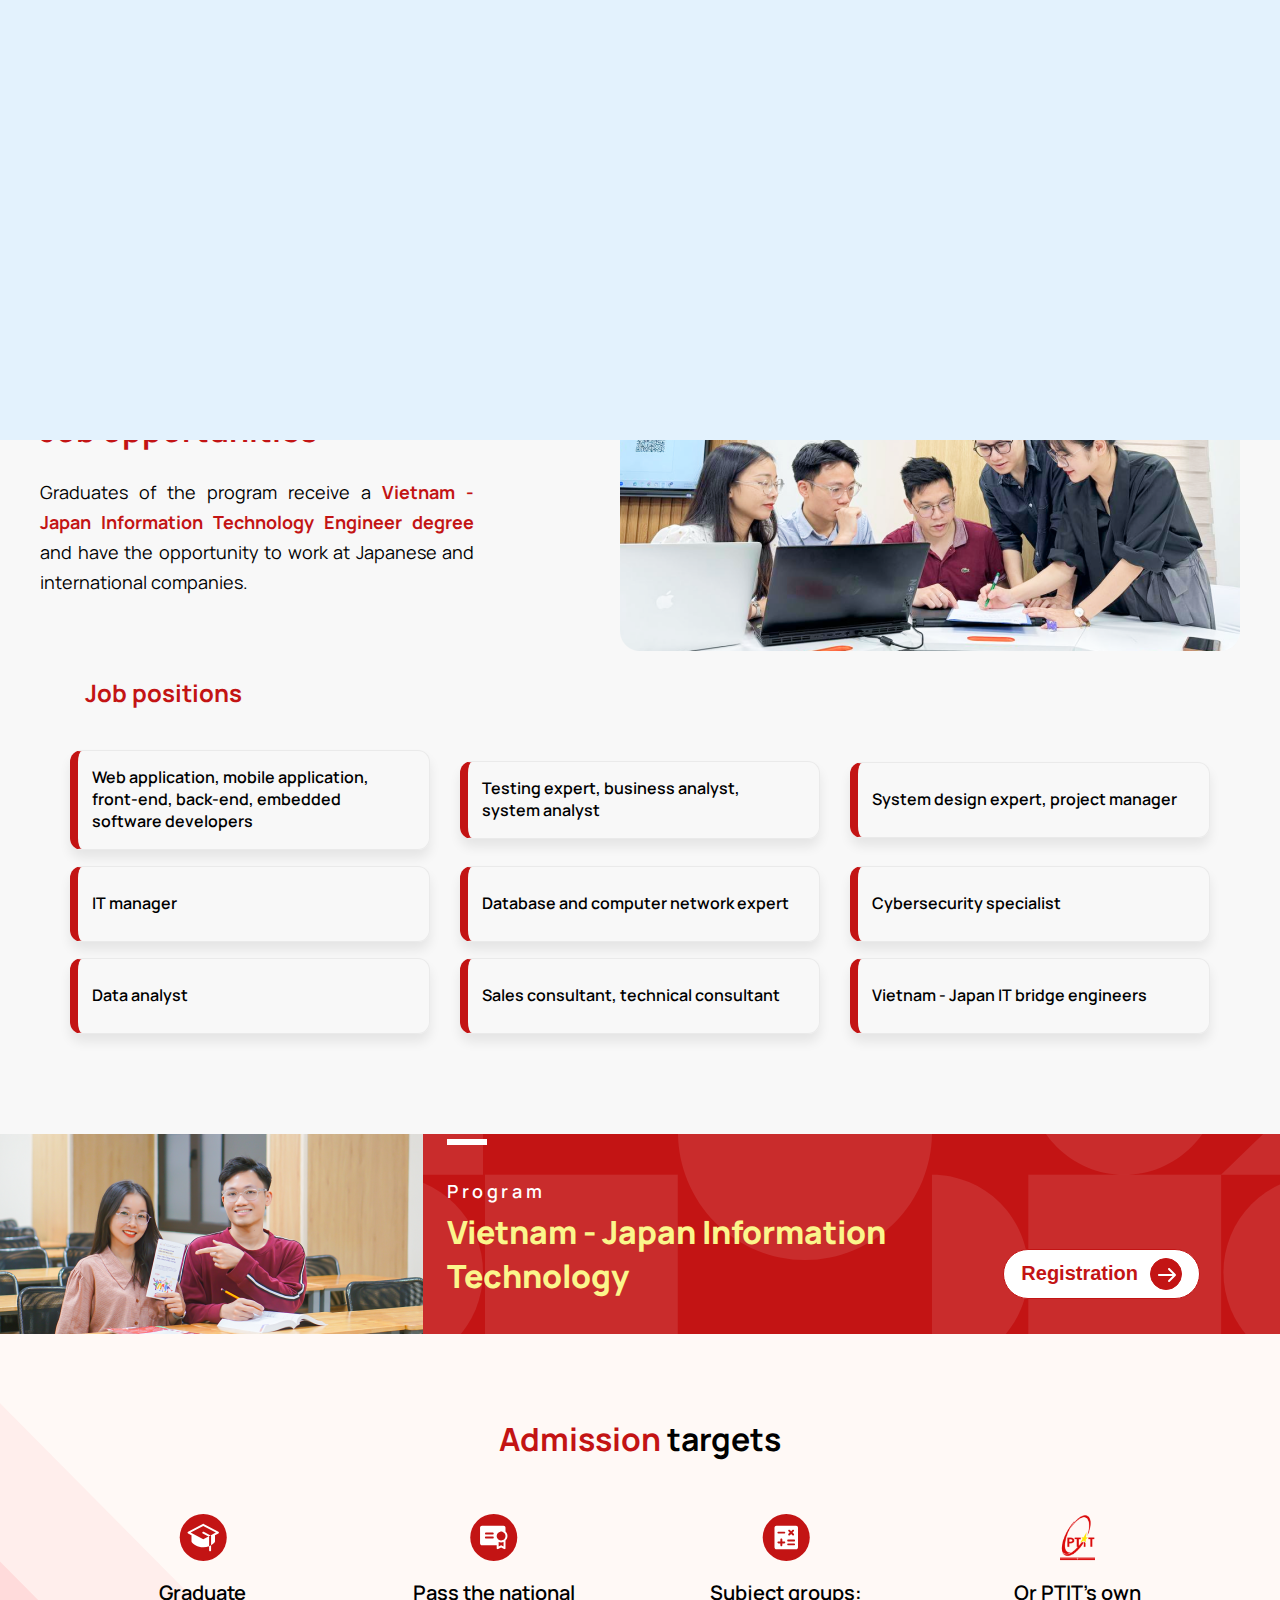
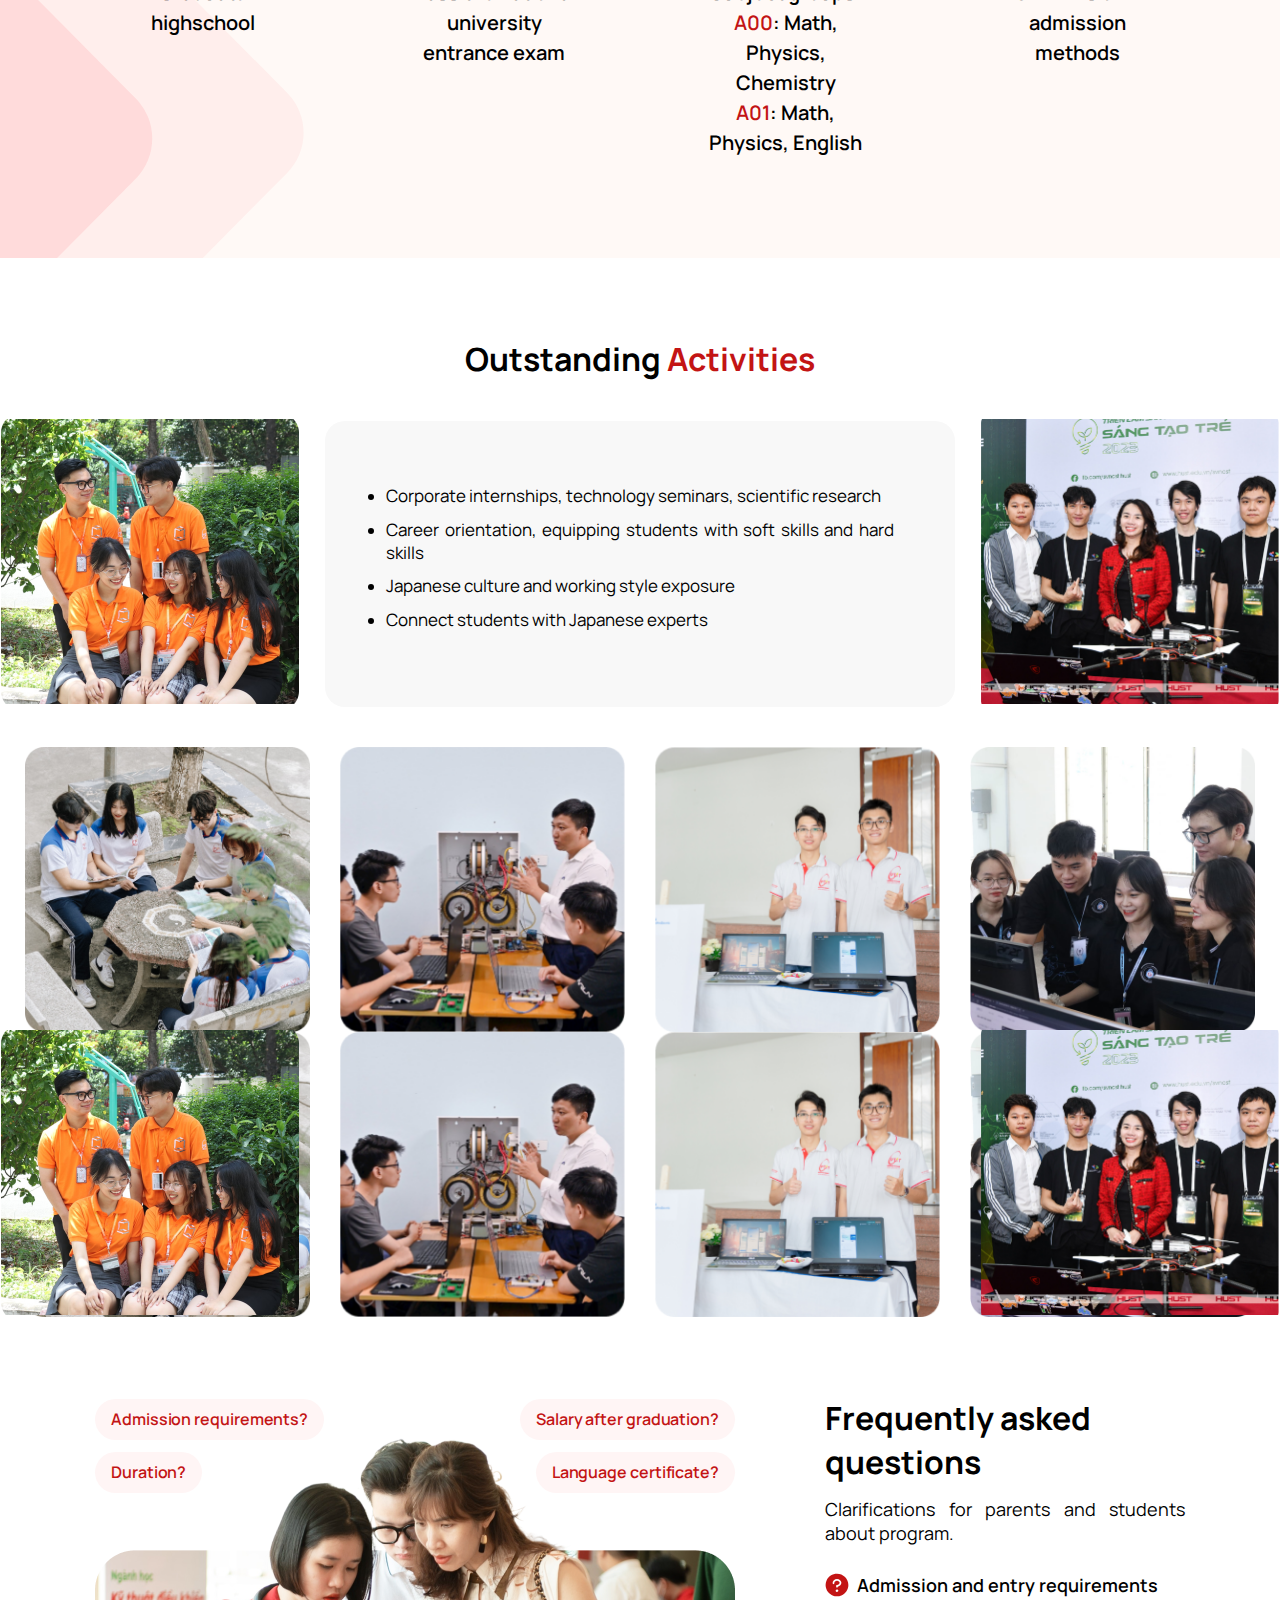
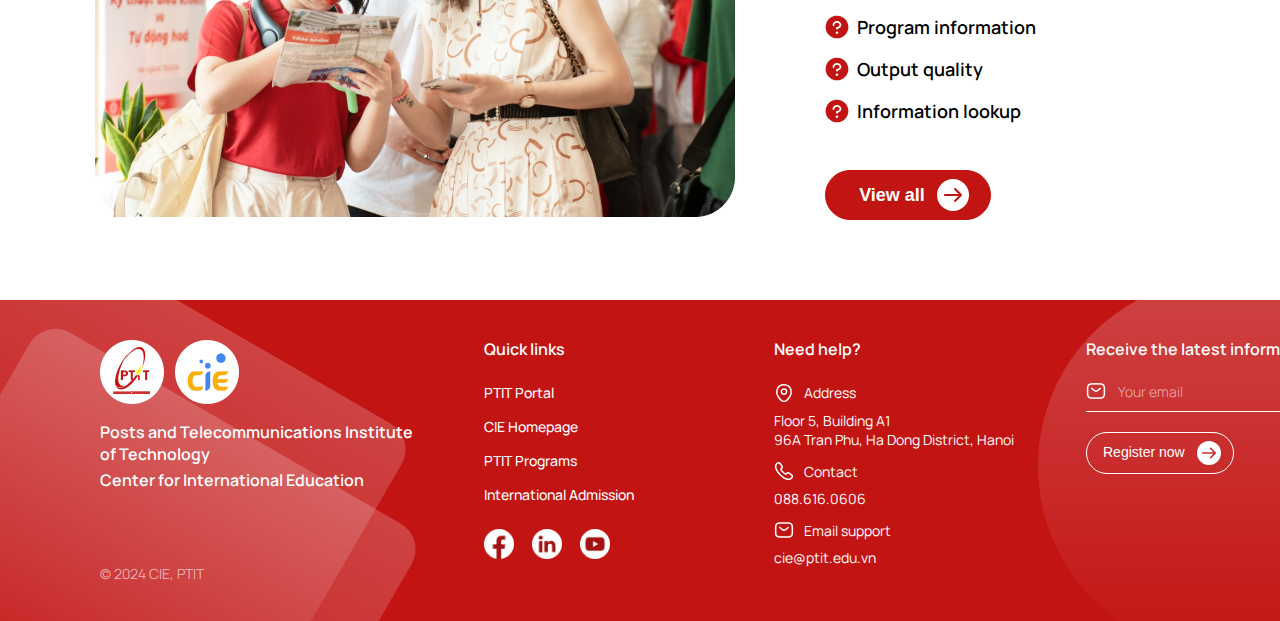
<file: en-main.html>
<!-- <?php
?>  -->

<!DOCTYPE html>
<html lang="en">
  <head>
    <meta charset="UTF-8" />
    <meta name="viewport" content="width=device-width, initial-scale=1.0" />
    <title>Kỹ sư Công nghệ thông tin Việt Nhật</title>

    <!-- Favicon -->
    <link
      rel="apple-touch-icon"
      sizes="57x57"
      href="./assets/favicon/apple-icon-57x57.png"
    />
    <link
      rel="apple-touch-icon"
      sizes="60x60"
      href="./assets/favicon/apple-icon-60x60.png"
    />
    <link
      rel="apple-touch-icon"
      sizes="72x72"
      href="./assets/favicon/apple-icon-72x72.png"
    />
    <link
      rel="apple-touch-icon"
      sizes="76x76"
      href="./assets/favicon/apple-icon-76x76.png"
    />
    <link
      rel="apple-touch-icon"
      sizes="114x114"
      href="./assets/favicon/apple-icon-114x114.png"
    />
    <link
      rel="apple-touch-icon"
      sizes="120x120"
      href="./assets/favicon/apple-icon-120x120.png"
    />
    <link
      rel="apple-touch-icon"
      sizes="144x144"
      href="./assets/favicon/apple-icon-144x144.png"
    />
    <link
      rel="apple-touch-icon"
      sizes="152x152"
      href="./assets/favicon/apple-icon-152x152.png"
    />
    <link
      rel="apple-touch-icon"
      sizes="180x180"
      href="./assets/favicon/apple-icon-180x180.png"
    />
    <link
      rel="icon"
      type="image/png"
      sizes="192x192"
      href="./assets/favicon/android-icon-192x192.png"
    />
    <link
      rel="icon"
      type="image/png"
      sizes="32x32"
      href="./assets/favicon/favicon-32x32.png"
    />
    <link
      rel="icon"
      type="image/png"
      sizes="96x96"
      href="./assets/favicon/favicon-96x96.png"
    />
    <link
      rel="icon"
      type="image/png"
      sizes="16x16"
      href="./assets/favicon/favicon-16x16.png"
    />
    <link rel="manifest" href="/manifest.json" />
    <meta name="msapplication-TileColor" content="#ffffff" />
    <meta
      name="msapplication-TileImage"
      content="./assets/favicon/ms-icon-144x144.png"
    />
    <meta name="theme-color" content="#ffffff" />

    <!-- Reset CSS -->
    <link rel="stylesheet" href="./assets/css/reset.css" />

    <link rel="stylesheet" href="./assets/css/owl.carousel.min.css" />
    <link rel="stylesheet" href="./assets/css/owl.theme.default.min.css" />

    <!-- Styles CSS -->
    <link rel="stylesheet" href="./assets/css/en-main.css" />
    <link
      rel="stylesheet"
      href="https://cdnjs.cloudflare.com/ajax/libs/font-awesome/6.0.0-beta3/css/all.min.css"
    />

    <!-- Responsive CSS -->
    <link rel="stylesheet" href="./assets/css/en-main-responsive.css" />

    <!-- Grid CSS -->
    <link rel="stylesheet" href="./assets/css/grid.css" />

    <!-- Embed Font -->
    <link rel="preconnect" href="https://fonts.googleapis.com" />
    <link rel="preconnect" href="https://fonts.gstatic.com" crossorigin />
    <link
      href="https://fonts.googleapis.com/css2?family=Manrope:wght@200..800&display=swap"
      rel="stylesheet"
    />
  </head>
  <body>
    <header class="header">
      <div class="main-content">
        <div class="header--top">
          <div class="logo--block">
            <a href="./">
              <img src="./assets/img/logo.png" alt="" class="logo" />
            </a>
            <div class="logo--content">
              <h2 class="logo__heading hide-on-mobile">
                Học viện Công nghệ Bưu chính Viễn thông
              </h2>
              <p class="logo__desc hide-on-mobile">
                Posts and Telecommunications Institute of Technology
              </p>
            </div>
          </div>
          <div class="dropdown">
            <div class="language--block">
              <img src="./assets/img/en-flag.svg" alt="" class="selectedImg" />
              <p class="select">English</p>
              <svg
                width="16"
                height="16"
                viewBox="0 0 16 16"
                fill="none"
                xmlns="http://www.w3.org/2000/svg"
              >
                <path
                  fill-rule="evenodd"
                  clip-rule="evenodd"
                  d="M12.4713 5.52859C12.7317 5.78894 12.7317 6.21105 12.4713 6.4714L8.47132 10.4714C8.21097 10.7317 7.78886 10.7317 7.52851 10.4714L3.52851 6.4714C3.26816 6.21105 3.26816 5.78894 3.52851 5.52859C3.78886 5.26824 4.21097 5.26824 4.47132 5.52859L7.99992 9.05719L11.5285 5.52859C11.7889 5.26824 12.211 5.26824 12.4713 5.52859Z"
                  fill="#7F7F7F"
                />
              </svg>
            </div>

            <div class="dropdown--list">
              <a
                href="en-main.html"
                class="dropdown--item dropdown--item__active"
              >
                <img
                  src="./assets/img/en-flag.svg"
                  alt=""
                  class="language__img"
                />
                <p class="language">English</p>
              </a>
              <a href="jp-main.html" class="dropdown--item">
                <img
                  src="./assets/img/jp-flag.svg"
                  alt=""
                  class="language__img"
                />
                <p class="language">日本語</p>
              </a>
              <a href="./" class="dropdown--item">
                <img src="./assets/img/flag.png" alt="" class="language__img" />
                <p class="language">Tiếng Việt</p>
              </a>
            </div>
          </div>
        </div>
      </div>

      <div class="hotline-phone-ring-wrap">
        <div class="hotline-phone-ring">
          <div class="hotline-phone-ring-circle"></div>
          <div class="hotline-phone-ring-circle-fill"></div>
          <div class="hotline-phone-ring-img-circle">
            <a href="tel:088 616 0606" class="pps-btn-img">
              <img
                src="./assets/img/call-now.svg"
                alt="Gọi điện thoại"
                width="50"
              />
            </a>
          </div>
        </div>
        <div class="hotline-bar hide-on-mobile">
          <a href="tel:088 616 0606">
            <span class="text-hotline">Hotline</span>
            <span class="text-hotline">088 616 0606</span>
          </a>
        </div>
      </div>
    </header>

    <main>
      <!-- Hero -->
      <section class="hero">
        <img src="./assets/img/hero-bg.svg" alt="" class="hero__bg--more" />
        <img src="./assets/img/hero-bg2.svg" alt="" class="hero__bg--more" />
        <div class="main-content">
          <div class="hero__content">
            <p class="hero__note">Program</p>
            <h1 class="hero__heading">
              <span>
                <br class="show-on-mobile" />
                Information Technology </span
              ><br />
              <span> Vietnam - Japan</span>
            </h1>
            <a
              target="_blank"
              rel="noopenner"
              href="https://tuyensinh.ptit.edu.vn/"
            >
              <button class="hero--btn btn">
                <p>Registration</p>
                <div class="hero--btn__img">
                  <img src="./assets/img/arrow-right.svg" alt="" />
                </div>
              </button>
            </a>
          </div>
          <div class="hero__media">
            <img src="./assets/img/hero-img-1.png" alt="" class="hero__img1" />
            <img src="./assets/img/hero-img-2.png" alt="" class="hero__img2" />
          </div>
        </div>
      </section>

      <div class="hero__more">
        <!-- faq-more -->
        <buttion class="question-faqs">
          <div class="question-faqs--item">
            <img
              src="./assets/img/faqs-question.png"
              alt=""
              class="question-faqs__icon"
            />
            <div class="question-faqs__content">
              <p class="question-faqs__info">
                Frequently asked questions <br class="show-on-mobile" />
              </p>

              <a
                href="FAQS-en.html"
                target="_blank"
                class="question-faqs__more"
              >
                <p>View all</p>

                <img
                  class="question-faqs__img"
                  src="./assets/img/arrow-right.svg"
                  alt=""
                />
              </a>
            </div>
          </div>
        </buttion>

        <div class="main-content">
          <ul class="hero--list">
            <li class="hero--item">
              <img
                src="./assets/img/hero-icon1.svg"
                alt=""
                class="hero__icon"
              />
              <div class="list__content">
                <p class="list__info">
                  Salary after graduation <br class="show-on-mobile" />
                </p>
                <p class="list__more">
                  >500 <br class="show-on-mobile" /><span>
                    million VND/year</span
                  >
                </p>
              </div>
            </li>

            <li class="hero--item">
              <img
                src="./assets/img/hero-icon2.svg"
                alt=""
                class="hero__icon"
              />
              <div class="list__content">
                <p class="list__info">Japanese language proficiency</p>
                <p class="list__more">JLPT N3 <span>(equivalent)</span></p>
              </div>
            </li>

            <li class="hero--item">
              <img
                src="./assets/img/hero-icon3.svg"
                alt=""
                class="hero__icon"
              />
              <div class="list__content">
                <p class="list__info">Graduation standards</p>
                <p class="list__more">
                  ITSS - <br class="show-on-mobile" /><span
                    >Japanese IT Engineer Standards</span
                  >
                </p>
              </div>
            </li>

            <li class="hero--item">
              <img
                src="./assets/img/hero-icon4.svg"
                alt=""
                class="hero__icon"
              />
              <div class="list__content">
                <p class="list__info">Post-graduation commitment</p>
                <p class="list__more">
                  100% <br class="show-on-mobile" /><span> employment</span>
                </p>
              </div>
            </li>
          </ul>
        </div>
      </div>

      <!-- Forms -->
      <section class="form">
        <div class="main-content">
          <!-- <img src="./assets/img/form__bg.svg" alt="" class="form__bg" /> -->
          <div class="form--content">
            <div class="form__media">
              <img src="./assets/img/envelope.svg" alt="" class="form__img1" />
              <img
                src="./assets/img/bell.svg"
                alt=""
                class="form__img2 hide-on-mobile"
              />
            </div>
            <div class="form__info">
              <h2 class="form__heading heading1">Register for consultation</h2>
              <div class="form__action">
                <form class="form__js" id="infoForm">
                  <div class="form__name--content">
                    <div class="form__name">
                      <label for="name">Full name</label><br />
                      <input
                        type="text"
                        id="name"
                        name="name"
                        placeholder="Enter full name"
                        required
                      />
                    </div>
                    <span id="nameHelp" class="help-text__info"></span>
                  </div>

                  <div class="form__phone--content">
                    <div class="form__phone">
                      <label for="phone">Phone number</label><br />
                      <input
                        type="text"
                        id="phone"
                        name="phone"
                        placeholder="Enter phone number"
                        required
                      />
                    </div>
                    <span id="phoneHelp" class="help-text__info"></span>
                  </div>

                  <div class="form__submit show-modal">
                    <button
                      type="submit"
                      name="action"
                      class="form--btn btn"
                      value="Submit Info"
                      id="submitBtn"
                      disabled
                    >
                      <p>Register now</p>
                      <div class="form--btn__img">
                        <img src="./assets/img/arrow-right-white.svg" alt="" />
                      </div>
                    </button>
                  </div>
                </form>
              </div>
            </div>
          </div>
        </div>
      </section>

      <section class="form--popup">
        <span class="overlay"></span>
        <div id="popupbox">
          <img src="./assets/img/fill-checked.svg" alt="" class="popup__img" />
          <h2 class="popup__heading">Register Successfully</h2>
          <p class="popup__desc">
            The Center for International Education will contact you soon via the
            phone number you provided to give more detail about the program. If
            you have any questions, you can contact us at:
            <br />Email: <span>cie@ptit.edu.vn</span> <br />Hotline:
            <span>088 616 0606</span>
          </p>
          <button class="popup__btn close-btn">OK, I understand</button>
        </div>
      </section>

      <!-- Description -->
      <section class="desc">
        <img
          src="./assets/img/desc-bg.svg"
          alt=""
          class="desc__bg hide-on-mobile"
        />
        <div class="main-content">
          <div class="desc__media">
            <img src="./assets/img/desc-img1.png" alt="" class="desc__img" />
            <img src="./assets/img/desc-img2.png" alt="" class="desc__img" />
          </div>
          <div class="desc__content">
            <h2 class="desc__heading heading1">Program description</h2>
            <p class="desc__desc desc1">
              The Vietnam - Japan Information Technology Program closely
              collaborates with industrial partners from Japan with the goal of
              preparing students with
              <strong>Japanese IT Skill Standards (ITSS)</strong> - a standard
              regarded by international organizations. Students will directly
              study from Japanese experts along with participating in
              internships and real-world projects.
            </p>
          </div>
        </div>
      </section>

      <!-- Option -->
      <section class="option">
        <div class="option__bg--ringss hide-on-mobile">
          <span class="option__bg--rings">
            <span class="option__bg--ring"></span>
          </span>
        </div>

        <!-- <img
          src="./assets/img/option-bg.svg"
          alt=""
          class="option__bg hide-on-mobile"
        /> -->
        <div class="main-content">
          <div class="option--block">
            <div class="option__content">
              <h2 class="option__heading heading1">Job opportunities</h2>
              <p class="option__desc desc1">
                Graduates of the program receive a
                <strong
                  >Vietnam - Japan Information Technology Engineer
                  degree</strong
                >
                and have the opportunity to work at Japanese and international
                companies.
              </p>
            </div>
            <div class="option__media">
              <img
                src="./assets/img/option-img.png"
                alt=""
                class="option__img"
              />
              <div class="option--more hide-on-mobile">
                <img src="./assets/img/option-more-icon.svg" alt="" />
                <p>Technology Engineer</p>
              </div>
            </div>
          </div>
          <h3 class="option__position">Job positions</h3>
          <ul class="option__list">
            <li class="option__item">
              <p>
                Web application, mobile application, front-end, back-end,
                embedded software developers
              </p>
            </li>
            <li class="option__item">
              <p>Testing expert, business analyst, system analyst</p>
            </li>
            <li class="option__item">
              <p>System design expert, project manager</p>
            </li>
          </ul>

          <ul class="option__list">
            <li class="option__item">
              <p>IT manager</p>
            </li>
            <li class="option__item">
              <p>Database and computer network expert</p>
            </li>
            <li class="option__item">
              <p>Cybersecurity specialist</p>
            </li>
          </ul>

          <ul class="option__list">
            <li class="option__item">
              <p>Data analyst</p>
            </li>
            <li class="option__item">
              <p>Sales consultant, technical consultant</p>
            </li>
            <li class="option__item">
              <p>Vietnam - Japan IT bridge engineers</p>
            </li>
          </ul>
        </div>
      </section>

      <!-- Sale -->
      <section class="sale">
        <img src="./assets/img/sale-img.png" alt="" class="sale__img" />
        <div class="main-content">
          <!-- <img src="./assets/img/sale-bg.svg" alt="" class="sale__bg" /> -->

          <div class="sale__content">
            <div class="sale__content--main">
              <p class="sale__title">Program</p>
              <h2 class="sale__heading heading1">
                Vietnam - Japan Information Technology
              </h2>
            </div>
            <a
              target="_blank"
              rel="noopenner"
              href="https://tuyensinh.ptit.edu.vn/"
            >
              <button class="sale--btn btn">
                <p>Registration</p>
                <div class="sale--btn__img">
                  <img src="./assets/img/arrow-right-white.svg" alt="" />
                </div>
              </button>
            </a>
          </div>
        </div>
      </section>

      <!-- Object -->
      <section class="object">
        <!-- <img src="./assets/img/object-bg.svg" alt="" class="object__bg" /> -->
        <div class="main-content">
          <h2 class="object__heading"><span>Admission</span> targets</h2>
          <ul class="object__list">
            <li class="object__item">
              <img
                src="./assets/img/object-icon1.svg"
                alt=""
                class="object__icon"
              />
              <p>
                <span style="color: #000">Graduate </span>
                <span style="color: #000">highschool</span>
              </p>
            </li>

            <li class="object__item">
              <img
                src="./assets/img/object-icon2.svg"
                alt=""
                class="object__icon"
              />
              <p>
                Pass the national university entrance exam
                <br class="show-on-mobile" />
              </p>
            </li>

            <li class="object__item">
              <img
                src="./assets/img/object-icon3.svg"
                alt=""
                class="object__icon"
              />
              <p>Subject groups:</p>
              <p><span>A00</span>: Math, Physics, Chemistry</p>
              <p><span>A01</span>: Math, Physics, English</p>
            </li>

            <li class="object__item">
              <img src="./assets/img/logo.png" alt="" class="object__icon" />
              <p>Or PTIT’s own admission methods</p>
            </li>
          </ul>
        </div>
      </section>

      <!-- Activity -->
      <section class="activity">
        <h2 class="activity__heading heading1">
          Outstanding <span>Activities</span>
        </h2>
        <div class="main-content">
          <!-- <h2 class="activity__heading heading1">
                Hoạt động <span>nổi bật</span>
            </h2> -->
          <div class="activity__content">
            <ul class="activity__list" style="list-style-type: disc">
              <li>
                <p>
                  Corporate internships, technology seminars, scientific
                  research
                </p>
              </li>
              <li>
                <p>
                  Career orientation, equipping students with soft skills and
                  hard skills
                </p>
              </li>
              <li>
                <p>Japanese culture and working style exposure</p>
              </li>
              <li>
                <p>Connect students with Japanese experts</p>
              </li>
            </ul>
          </div>

          <slide class="activity__media hide-on-mobile">
            <img
              src="./assets/img/activity-img1.png"
              alt=""
              class="activity__img"
            />
            <img
              src="./assets/img/activity-img2.png"
              alt=""
              class="activity__img"
            />
            <img
              src="./assets/img/activity-img3.png"
              alt=""
              class="activity__img"
            />
            <img
              src="./assets/img/activity-img4.png"
              alt=""
              class="activity__img"
            />
            <img
              src="./assets/img/activity-img5.png"
              alt=""
              class="activity__img"
            />
            <img
              src="./assets/img/activity-img6.png"
              alt=""
              class="activity__img"
            />
          </slide>

          <slide class="activity__media owl-carousel">
            <img
              src="./assets/img/activity-img1.png"
              alt=""
              class="activity__img"
            />
            <img
              src="./assets/img/activity-img2.png"
              alt=""
              class="activity__img"
            />
            <img
              src="./assets/img/activity-img3.png"
              alt=""
              class="activity__img"
            />
            <img
              src="./assets/img/activity-img4.png"
              alt=""
              class="activity__img"
            />
            <img
              src="./assets/img/activity-img5.png"
              alt=""
              class="activity__img"
            />
            <img
              src="./assets/img/activity-img6.png"
              alt=""
              class="activity__img"
            />
          </slide>
        </div>
      </section>

      <section class="question">
        <div class="main-content">
          <div class="ques--media">
            <img src="./assets/img/ques-img.png" alt="" class="ques__img" />
            <div class="ques__img--content1 ques__img--content">
              Admission requirements?
            </div>
            <div class="ques__img--content2 ques__img--content">Duration?</div>
            <div class="ques__img--content3 ques__img--content">
              Salary after graduation?
            </div>
            <div class="ques__img--content4 ques__img--content">
              Language certificate?
            </div>
          </div>
          <div class="ques--content">
            <h2 class="ques--content__heading">Frequently asked questions</h2>
            <p class="ques--content__desc">
              Clarifications for parents and students about program.
            </p>
            <div class="ques__list">
              <div class="ques__item">
                <img
                  src="./assets/img/ques-icon.svg"
                  alt=""
                  class="ques__item--icon"
                />
                <p class="ques__item--desc">Admission and entry requirements</p>
              </div>

              <div class="ques__item">
                <img
                  src="./assets/img/ques-icon.svg"
                  alt=""
                  class="ques__item--icon"
                />
                <p class="ques__item--desc">Program information</p>
              </div>

              <div class="ques__item">
                <img
                  src="./assets/img/ques-icon.svg"
                  alt=""
                  class="ques__item--icon"
                />
                <p class="ques__item--desc">Output quality</p>
              </div>

              <div class="ques__item">
                <img
                  src="./assets/img/ques-icon.svg"
                  alt=""
                  class="ques__item--icon"
                />
                <p class="ques__item--desc">Information lookup</p>
              </div>
            </div>

            <a href="FAQS-en.html" target="_blank" class="ques__submit--link">
              <button class="ques__submit btn">
                <p class="ques__submit--desc">View all</p>
                <img
                  src="./assets/img/arrow-right.svg"
                  alt=""
                  class="ques__submit--icon"
                />
              </button>
            </a>
          </div>
        </div>
      </section>

      <!-- Footer -->
      <!-- <section class="footer">
        <div class="main-content">
            <div class="logo--block">
                <a href="#!">
                    <img src="./assets/img/logo2.svg" alt="" class="logo"/>
                </a>
                <div class="logo--content">
                    <h2 class="logo__heading">
                        Học viện Công nghệ Bưu chính Viễn thông
                    </h2>
                    <p class="logo__desc">
                        Posts and Telecommunications Institute of Technology
                    </p>
                </div>
            </div>
            <div class="footer__content">
                <ul class="footer__address">
                    <li class="footer__item">
                        <h3>Trung tâm Đào tạo Quốc tế</h3>
                    </li>
                    <li class="footer__item">
                        <img
                                src="./assets/img/footer-icon1.svg"
                                alt=""
                                class="footer__icon"
                        />
                        <p>
                            Tầng 5, Toà nhà A1,<br class="show-on-mobile"/>
                            Học viện Công nghệ Bưu chính Viễn thông <br/>
                            96A Trần Phú, Quận Hà Đông, Hà Nội
                        </p>
                    </li>
                    <div>
                        <li class="footer__item">
                            <img
                                    src="./assets/img/footer-icon2.svg"
                                    alt=""
                                    class="footer__icon"
                            />
                            <p>088.616.0606</p>
                        </li>
                        <li class="footer__item">
                            <img
                                    src="./assets/img/footer-icon3.svg"
                                    alt=""
                                    class="footer__icon"
                            />
                            <p>cie@ptit.edu.vn</p>
                        </li>
                    </div>
                </ul>

                <div class="footer__follow">
                    <p>Theo dõi trên mạng xã hội</p>
                    <div class="footer__social">
                        <a
                                target="_blank"
                                rel="noopenner"
                                href="https://www.facebook.com/ptit.cie"
                        ><img src="./assets/img/facebook.svg" alt=""
                            /></a>
                        <a
                                target="_blank"
                                rel="noopenner"
                                href="https://www.youtube.com/@CIEPTIT"
                        ><img src="./assets/img/youtube.svg" alt=""
                            /></a>
                        <a
                                target="_blank"
                                rel="noopenner"
                                href="https://www.linkedin.com/company/cie-ptit/"
                        ><img src="./assets/img/Linkedin.svg" alt=""
                            /></a>
                    </div>
                </div>
            </div>
        </div>
    </section> -->

      <footer class="footer">
        <div class="footer__overlay footer__overlay--1"></div>
        <div class="footer__overlay footer__overlay--2"></div>
        <div class="footer__container">
          <div class="footer__container--list">
            <div class="footer__section">
              <img
                src="./assets/img/icon_ptit.png"
                alt="PTIT Logo"
                class="footer__logo"
              />
              <img
                src="./assets/img/icon_cie.png"
                alt="CIE Logo"
                class="footer__logo"
              />
              <div>
                <h3
                  style="
                    font-size: 16px;
                    font-weight: 600;
                    font-family: Manrope;
                    color: #ffffff;
                    margin-bottom: 6px;
                    line-height: 21.86px;
                  "
                >
                  Posts and Telecommunications Institute of Technology
                </h3>
                <h3>Center for International Education</h3>
              </div>
            </div>
            <div class="footer__section">
              <p class="title">Quick links</p>
              <ul>
                <li>
                  <img
                    src="./assets/img/arrow-right-white.svg"
                    alt=""
                    class="show-on-mobile"
                  />
                  <a href="https://portal.dtqt.edu.vn/" target="_blank"
                    >PTIT Portal</a
                  >
                </li>
                <li>
                  <img
                    src="./assets/img/arrow-right-white.svg"
                    alt=""
                    class="show-on-mobile"
                  />
                  <a href="https://cie.ptit.edu.vn/" target="_blank"
                    >CIE Homepage</a
                  >
                </li>
                <li>
                  <img
                    src="./assets/img/arrow-right-white.svg"
                    alt=""
                    class="show-on-mobile"
                  />
                  <a href="https://daotao.ptit.edu.vn/" target="_blank"
                    >PTIT Programs</a
                  >
                </li>
                <li>
                  <img
                    src="./assets/img/arrow-right-white.svg"
                    alt=""
                    class="show-on-mobile"
                  />
                  <a href="https://tuyensinh.dtqt.edu.vn/" target="_blank"
                    >International Admission</a
                  >
                </li>
              </ul>
              <div class="footer__social">
                <a href="https://www.facebook.com/ptit.cie" target="_blank"
                  ><img src="./assets/img/icon_fb.png" alt="Facebook"
                /></a>
                <a
                  href="https://www.linkedin.com/company/cie-ptit/"
                  target="_blank"
                  ><img src="./assets/img/icon_lkin.png" alt="LinkedIn"
                /></a>
                <a href="https://www.youtube.com/@CIEPTIT" target="_blank"
                  ><img src="./assets/img/icon_yt.png" alt="YouTube"
                /></a>
              </div>
            </div>
            <div class="footer__section">
              <p class="title">Need help?</p>
              <p class="address">
                <img src="./assets/img/location.svg" alt="địa chỉ" /> Address
              </p>
              <p class="address1">
                Floor 5, Building A1<br />96A Tran Phu, Ha Dong District, Hanoi
              </p>
              <p class="address">
                <img src="./assets/img/call.svg" alt="địa chỉ" /> Contact
              </p>
              <p class="address1">088.616.0606</p>
              <p class="address">
                <img src="./assets/img/sms.svg" alt="địa chỉ" /> Email support
              </p>
              <!-- <p class="address1">cie@ptit.edu.vn</p> -->
              <p
                class="copyable-text address1"
                onclick="copyToClipboard(this, 'cie@ptit.edu.vn')"
              >
                cie@ptit.edu.vn<span class="copy-notification"
                  >Copy successful!</span
                >
              </p>
            </div>
            <div class="footer__section">
              <p class="title">Receive the latest information</p>
              <form id="emailForm">
                <div class="input-group">
                  <!-- <i class="fas fa-envelope"></i> -->
                  <img src="./assets/img/sms1.png" alt="địa chỉ" />
                  <input
                    type="email"
                    name="user_email"
                    id="user_email"
                    placeholder="Your email"
                    required
                  />
                </div>
                <span id="emailHelp" class="help-text"></span>

                <div class="form__submit show-email">
                  <button
                    type="submit"
                    name="action"
                    value="Submit Email"
                    class="hide-on-mobile"
                    id="submitFooterBtn"
                    disabled
                  >
                    <p class="hide-on-mobile">Register now</p>
                    <svg
                      width="24"
                      height="24"
                      viewBox="0 0 24 24"
                      fill="none"
                      xmlns="http://www.w3.org/2000/svg"
                    >
                      <path
                        fill-rule="evenodd"
                        clip-rule="evenodd"
                        d="M13.2929 5.29289C13.6834 4.90237 14.3166 4.90237 14.7071 5.29289L20.7071 11.2929C21.0976 11.6834 21.0976 12.3166 20.7071 12.7071L14.7071 18.7071C14.3166 19.0976 13.6834 19.0976 13.2929 18.7071C12.9024 18.3166 12.9024 17.6834 13.2929 17.2929L17.5858 13H4C3.44772 13 3 12.5523 3 12C3 11.4477 3.44772 11 4 11H17.5858L13.2929 6.70711C12.9024 6.31658 12.9024 5.68342 13.2929 5.29289Z"
                        fill="white"
                      />
                    </svg>
                  </button>
                </div>
              </form>

              <!-- <p class="address2">
                <img src="./assets/img/hand.png" alt="mũi tên" /> Tất cả thông
                tin bạn cung cấp được cam kết bảo mật
              </p> -->
            </div>
          </div>

          <p class="footer__st">© 2024 CIE, PTIT</p>
        </div>
        <div class="background-circle hide-on-mobile"></div>
      </footer>
    </main>

    <script
      src="https://code.jquery.com/jquery-3.7.1.min.js"
      integrity="sha256-/JqT3SQfawRcv/BIHPThkBvs0OEvtFFmqPF/lYI/Cxo="
      crossorigin="anonymous"
    ></script>

    <!-- footer validate -->
    <script>
      document.addEventListener("DOMContentLoaded", function () {
        const emailInput = document.getElementById("user_email");
        const submitFooterBtn = document.getElementById("submitFooterBtn");
        const emailHelp = document.getElementById("emailHelp");

        emailInput.addEventListener("input", function () {
          const emailPattern = /^[^\s@]+@[^\s@]+\.[^\s@]+$/;

          if (emailInput.value === "") {
            emailHelp.textContent = "";
            submitFooterBtn.disabled = true;
          } else if (!emailPattern.test(emailInput.value)) {
            emailHelp.textContent = "Invalid email";
            submitFooterBtn.disabled = true;
          } else {
            emailHelp.textContent = "";
            submitFooterBtn.disabled = false;
          }
        });

        document
          .getElementById("emailForm")
          .addEventListener("submit", function (event) {
            event.preventDefault();

            if (
              !submitFooterBtn.disabled &&
              emailPattern.test(emailInput.value)
            ) {
              // Perform actions upon valid submission
              console.log("Email submitted:", emailInput.value);
            } else {
              emailHelp.textContent = "Invalid email";
            }
          });
      });
    </script>

    <!-- more validate -->
    <script>
      document.addEventListener("DOMContentLoaded", function () {
        const nameInput = document.getElementById("name");
        const phoneInput = document.getElementById("phone");
        const submitBtn = document.getElementById("submitBtn");
        const nameHelp = document.getElementById("nameHelp");
        const phoneHelp = document.getElementById("phoneHelp");

        // Regular expressions for validation
        const phonePattern = /^\d{10}$/; // Example pattern for a 10-digit phone number

        function validateForm() {
          const nameValid =
            nameInput.value.length > 0 && nameInput.value.length <= 16;
          const phoneValid = phonePattern.test(phoneInput.value);

          nameInput.addEventListener("input", function () {
            if (nameInput.value === "") {
              nameHelp.textContent = "Name must not be left blank.";
              submitBtn.disabled = true;
            } else if (nameInput.value.length > 16) {
              nameHelp.textContent = "The name must not exceed 16 characters.";
              submitBtn.disabled = true;
            } else {
              nameHelp.textContent = "";
              submitBtn.disabled = false;
              // Thực hiện các hành động submit khác ở đây
            }
          });

          phoneInput.addEventListener("input", function () {
            if (phoneInput.value === "") {
              phoneHelp.textContent = "The phone number cannot be left blank.";
              submitBtn.disabled = true;
            } else if (!phonePattern.test(phoneInput.value)) {
              phoneHelp.textContent = "The phone number is invalid.";
              submitBtn.disabled = true;
            } else {
              phoneHelp.textContent = "";
              submitBtn.disabled = false;
              // Thực hiện các hành động submit khác ở đây
            }
          });

          // Enable/disable submit button based on validation
          submitBtn.disabled = !(nameValid && phoneValid);
        }

        // Call validateForm initially and on every input change
        validateForm();
        nameInput.addEventListener("input", validateForm);
        phoneInput.addEventListener("input", validateForm);

        document
          .getElementById("infoForm")
          .addEventListener("submit", function (event) {
            event.preventDefault();

            // Validate form before showing popup
            validateForm();

            if (!submitBtn.disabled) {
              // Perform actions upon valid submission
              console.log("Form submitted:", nameInput.value, phoneInput.value);
            } else {
              nameHelp.textContent = "Invalid name (maximum 16 characters)";
              phoneHelp.textContent = "The phone number is invalid.";
            }
          });
      });
    </script>

    <!-- click text copy -->
    <script>
      function copyToClipboard(element, text) {
        // Create a temporary input element
        var tempInput = document.createElement("input");
        // Set its value to the text to be copied
        tempInput.value = text;
        // Append it to the body
        document.body.appendChild(tempInput);
        // Select the text in the input
        tempInput.select();
        // Copy the selected text to the clipboard
        document.execCommand("copy");
        // Remove the temporary input element
        document.body.removeChild(tempInput);
        // Alert the user that the text has been copied
        // alert("Copied to clipboard: " + text);
        var notification = element.querySelector(".copy-notification");
        notification.style.display = "inline";
        setTimeout(function () {
          notification.style.display = "none";
        }, 2000); // Hide the notification after 2 seconds
      }
    </script>

    <script>
      $(document).ready(function () {
        // Handle submit for info form
        $("#infoForm").submit(function (event) {
          event.preventDefault(); // Prevent default form submission
          $.ajax({
            url: "en-main.php",
            type: "POST",
            data: $(this).serialize() + "&action=Submit Info",
            success: function (response) {
              console.log("Infor form submitted successfully.");
              // alert(response);
            },
          });
        });

        // Handle submit for email form
        $("#emailForm").submit(function (event) {
          event.preventDefault(); // Prevent default form submission
          $.ajax({
            url: "en-main.php",
            type: "POST",
            data: $(this).serialize() + "&action=Submit Email",
            success: function (response) {
              console.log("Email form submitted successfully.");
              $("#popupbox").modal("show");
            },
          });
        });
      });
    </script>

    <!--  -->
    <script src="./assets/owl.carousel.js"></script>
    <script src="./assets/owl.carousel.min.js"></script>
    <script>
      $(".owl-carousel").owlCarousel({
        items: 1,
        nav: false,
        loop: true,
        margin: 0,
        autoplay: true,
        lazyload: true,
        autoplaySpeed: 2000,
        responsiveClass: true,
        responsive: {
          0: {
            items: 1,
            nav: false,
          },
          600: {
            items: 1,
            nav: false,
          },
          1000: {
            items: 1,
            nav: true,
            loop: false,
          },
        },
      });
    </script>

    <!-- popup -->
    <!-- <script>
    const section = document.querySelector(".form--popup"),
        overlay = document.querySelector(".overlay"),
        showBtn = document.querySelector(".show-modal"),
        closeBtn = document.querySelector(".close-btn");
    showBtn.addEventListener("click", () => section.classList.add("active"));
    overlay.addEventListener("click", () =>
        section.classList.remove("active")
    );
    closeBtn.addEventListener("click", () =>
        section.classList.remove("active")
    );
</script> -->

    <script>
      document.addEventListener("DOMContentLoaded", (event) => {
        const section = document.querySelector(".form--popup"),
          overlay = document.querySelector(".overlay"),
          showBtn = document.querySelector(".show-modal button"),
          showEmail = document.querySelector(".show-email button"),
          closeBtn = document.querySelector(".close-btn");

        showBtn.addEventListener("click", () =>
          section.classList.add("active")
        );
        showEmail.addEventListener("click", () =>
          section.classList.add("active")
        );
        overlay.addEventListener("click", () =>
          section.classList.remove("active")
        );
        closeBtn.addEventListener("click", () =>
          section.classList.remove("active")
        );
      });
    </script>

    <!--  Button zalo -->

    <a
      href="https://chat.zalo.me/?phone=0886160606"
      id="linkzalo"
      target="_blank"
      rel="noopener noreferrer"
    >
      <div class="fcta-zalo-container">
        <div class="fcta-zalo-nen-nut">
          <div class="fcta-zalo-ben-trong-nut">
            <svg xmlns="http://www.w3.org/2000/svg" viewBox="0 0 460.1 436.6">
              <path
                fill="currentColor"
                class="st0"
                d="M82.6 380.9c-1.8-.8-3.1-1.7-1-3.5 1.3-1 2.7-1.9 4.1-2.8 13.1-8.5 25.4-17.8 33.5-31.5 6.8-11.4 5.7-18.1-2.8-26.5C69 269.2 48.2 212.5 58.6 145.5 64.5 107.7 81.8 75 107 46.6c15.2-17.2 33.3-31.1 53.1-42.7 1.2-.7 2.9-.9 3.1-2.7-.4-1-1.1-.7-1.7-.7-33.7 0-67.4-.7-101 .2C28.3 1.7.5 26.6.6 62.3c.2 104.3 0 208.6 0 313 0 32.4 24.7 59.5 57 60.7 27.3 1.1 54.6.2 82 .1 2 .1 4 .2 6 .2H290c36 0 72 .2 108 0 33.4 0 60.5-27 60.5-60.3v-.6-58.5c0-1.4.5-2.9-.4-4.4-1.8.1-2.5 1.6-3.5 2.6-19.4 19.5-42.3 35.2-67.4 46.3-61.5 27.1-124.1 29-187.6 7.2-5.5-2-11.5-2.2-17.2-.8-8.4 2.1-16.7 4.6-25 7.1-24.4 7.6-49.3 11-74.8 6zm72.5-168.5c1.7-2.2 2.6-3.5 3.6-4.8 13.1-16.6 26.2-33.2 39.3-49.9 3.8-4.8 7.6-9.7 10-15.5 2.8-6.6-.2-12.8-7-15.2-3-.9-6.2-1.3-9.4-1.1-17.8-.1-35.7-.1-53.5 0-2.5 0-5 .3-7.4.9-5.6 1.4-9 7.1-7.6 12.8 1 3.8 4 6.8 7.8 7.7 2.4.6 4.9.9 7.4.8 10.8.1 21.7 0 32.5.1 1.2 0 2.7-.8 3.6 1-.9 1.2-1.8 2.4-2.7 3.5-15.5 19.6-30.9 39.3-46.4 58.9-3.8 4.9-5.8 10.3-3 16.3s8.5 7.1 14.3 7.5c4.6.3 9.3.1 14 .1 16.2 0 32.3.1 48.5-.1 8.6-.1 13.2-5.3 12.3-13.3-.7-6.3-5-9.6-13-9.7-14.1-.1-28.2 0-43.3 0zm116-52.6c-12.5-10.9-26.3-11.6-39.8-3.6-16.4 9.6-22.4 25.3-20.4 43.5 1.9 17 9.3 30.9 27.1 36.6 11.1 3.6 21.4 2.3 30.5-5.1 2.4-1.9 3.1-1.5 4.8.6 3.3 4.2 9 5.8 14 3.9 5-1.5 8.3-6.1 8.3-11.3.1-20 .2-40 0-60-.1-8-7.6-13.1-15.4-11.5-4.3.9-6.7 3.8-9.1 6.9zm69.3 37.1c-.4 25 20.3 43.9 46.3 41.3 23.9-2.4 39.4-20.3 38.6-45.6-.8-25-19.4-42.1-44.9-41.3-23.9.7-40.8 19.9-40 45.6zm-8.8-19.9c0-15.7.1-31.3 0-47 0-8-5.1-13-12.7-12.9-7.4.1-12.3 5.1-12.4 12.8-.1 4.7 0 9.3 0 14v79.5c0 6.2 3.8 11.6 8.8 12.9 6.9 1.9 14-2.2 15.8-9.1.3-1.2.5-2.4.4-3.7.2-15.5.1-31 .1-46.5z"
              ></path>
            </svg>
          </div>
        </div>
        <div class="fcta-zalo-mess">
          <span> support chat</span>
        </div>
      </div>
    </a>

    <script>
      if (
        /Android|webOS|iPhone|iPad|iPod|BlackBerry|IEMobile|Opera Mini/i.test(
          navigator.userAgent
        )
      ) {
        document.getElementById("linkzalo").href = "https://zalo.me/0886160606";
      }
    </script>

    <!-- Dropdown language -->
    <script>
      //get dropdown from document
      const dropdowns = document.querySelectorAll(".dropdown");

      //loop through all dropdown elements
      dropdowns.forEach((faq) => {
        //get inner element from each dropdown
        const select = faq.querySelector(".select");
        const menu = faq.querySelector(".dropdown--list");
        const options = faq.querySelectorAll(".dropdown--item");

        //add a click event to the select element
        select.addEventListener("click", () => {
          //add the clicked select styles to the selected element
          select.classList.toggle("select-clicked");
          //add the clicked select styles to the selected element
          menu.classList.toggle("dropdown--list-open");
        });

        options.forEach((option) => {
          option.addEventListener("click", () => {
            selected.innerText = option.innerText;
            select.classList.remove("select-clicked");
            menu.classList.remove("dropdown--list-open");
            options.forEach((option) => {
              option.classList.remove("dropdown--item__active");
            });
            option.classList.add("dropdown--item__active");
          });
        });
      });
    </script>
  </body>
</html>
</file>
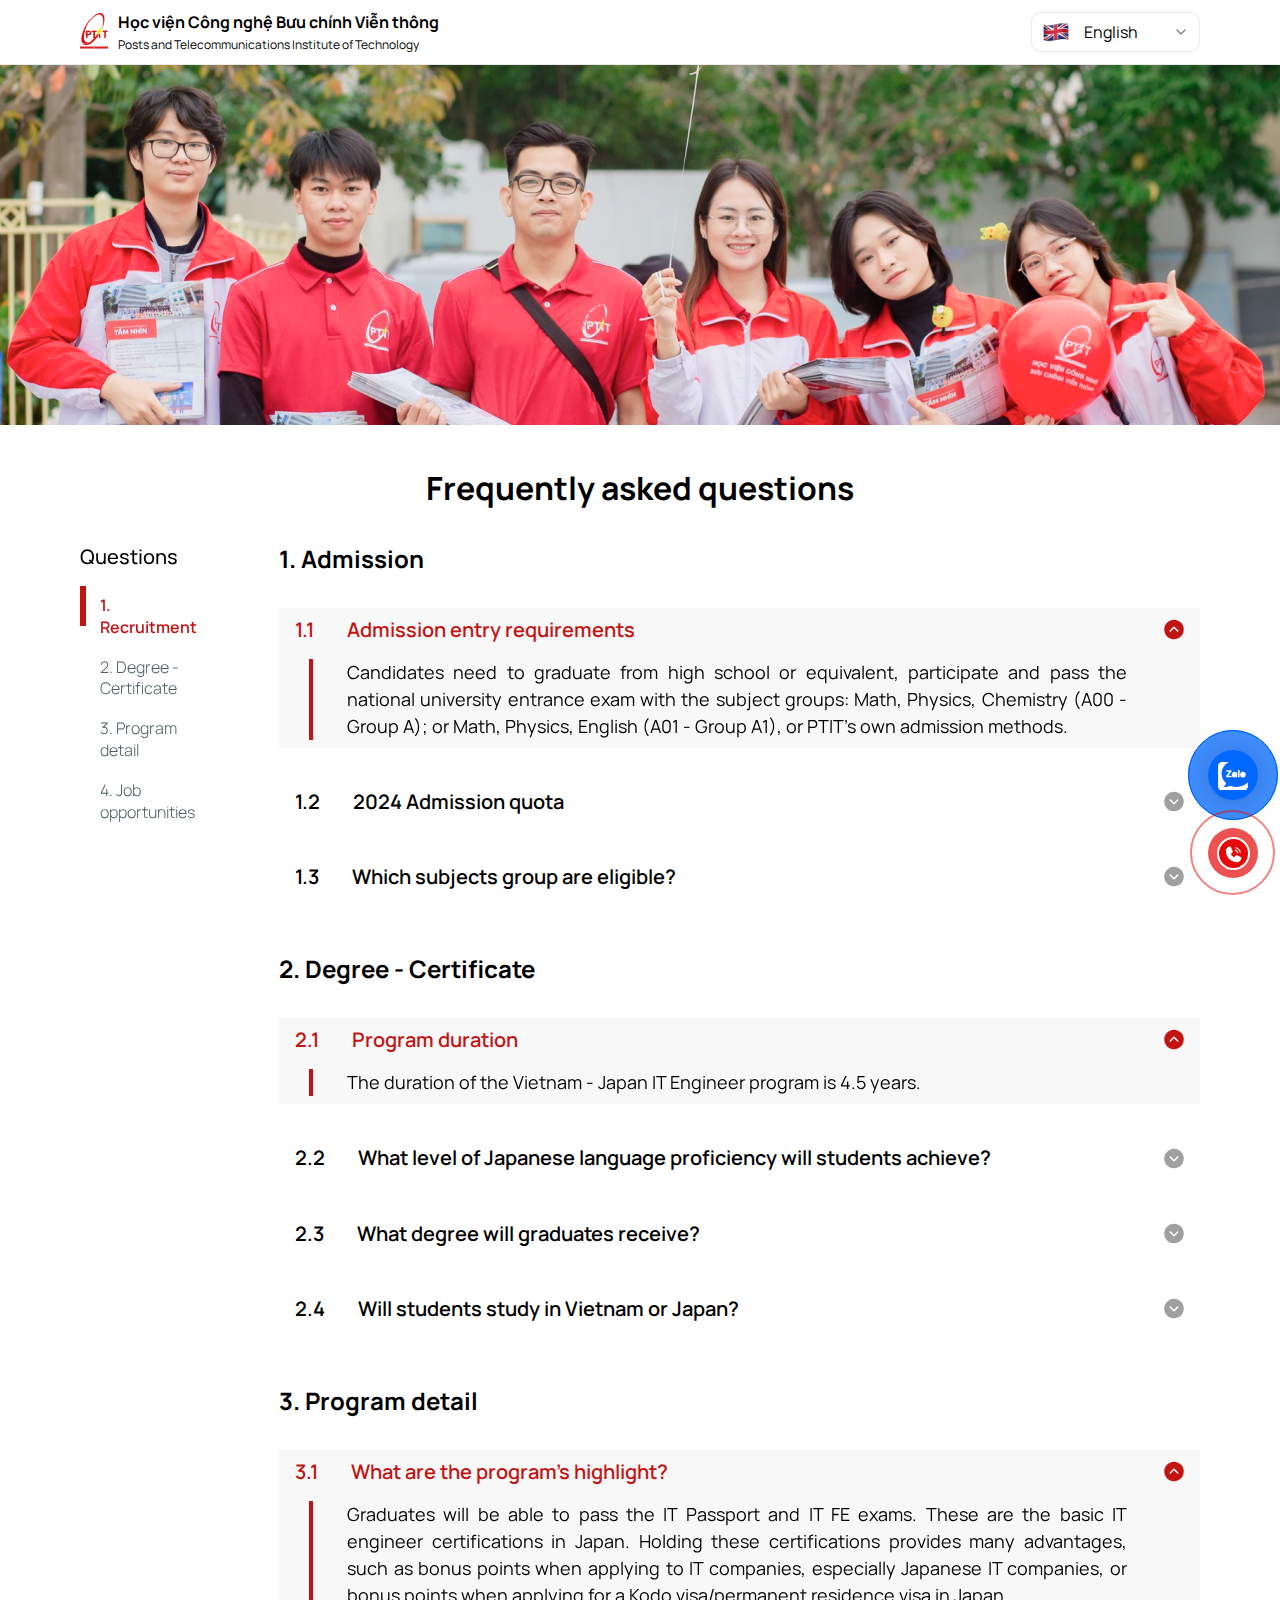
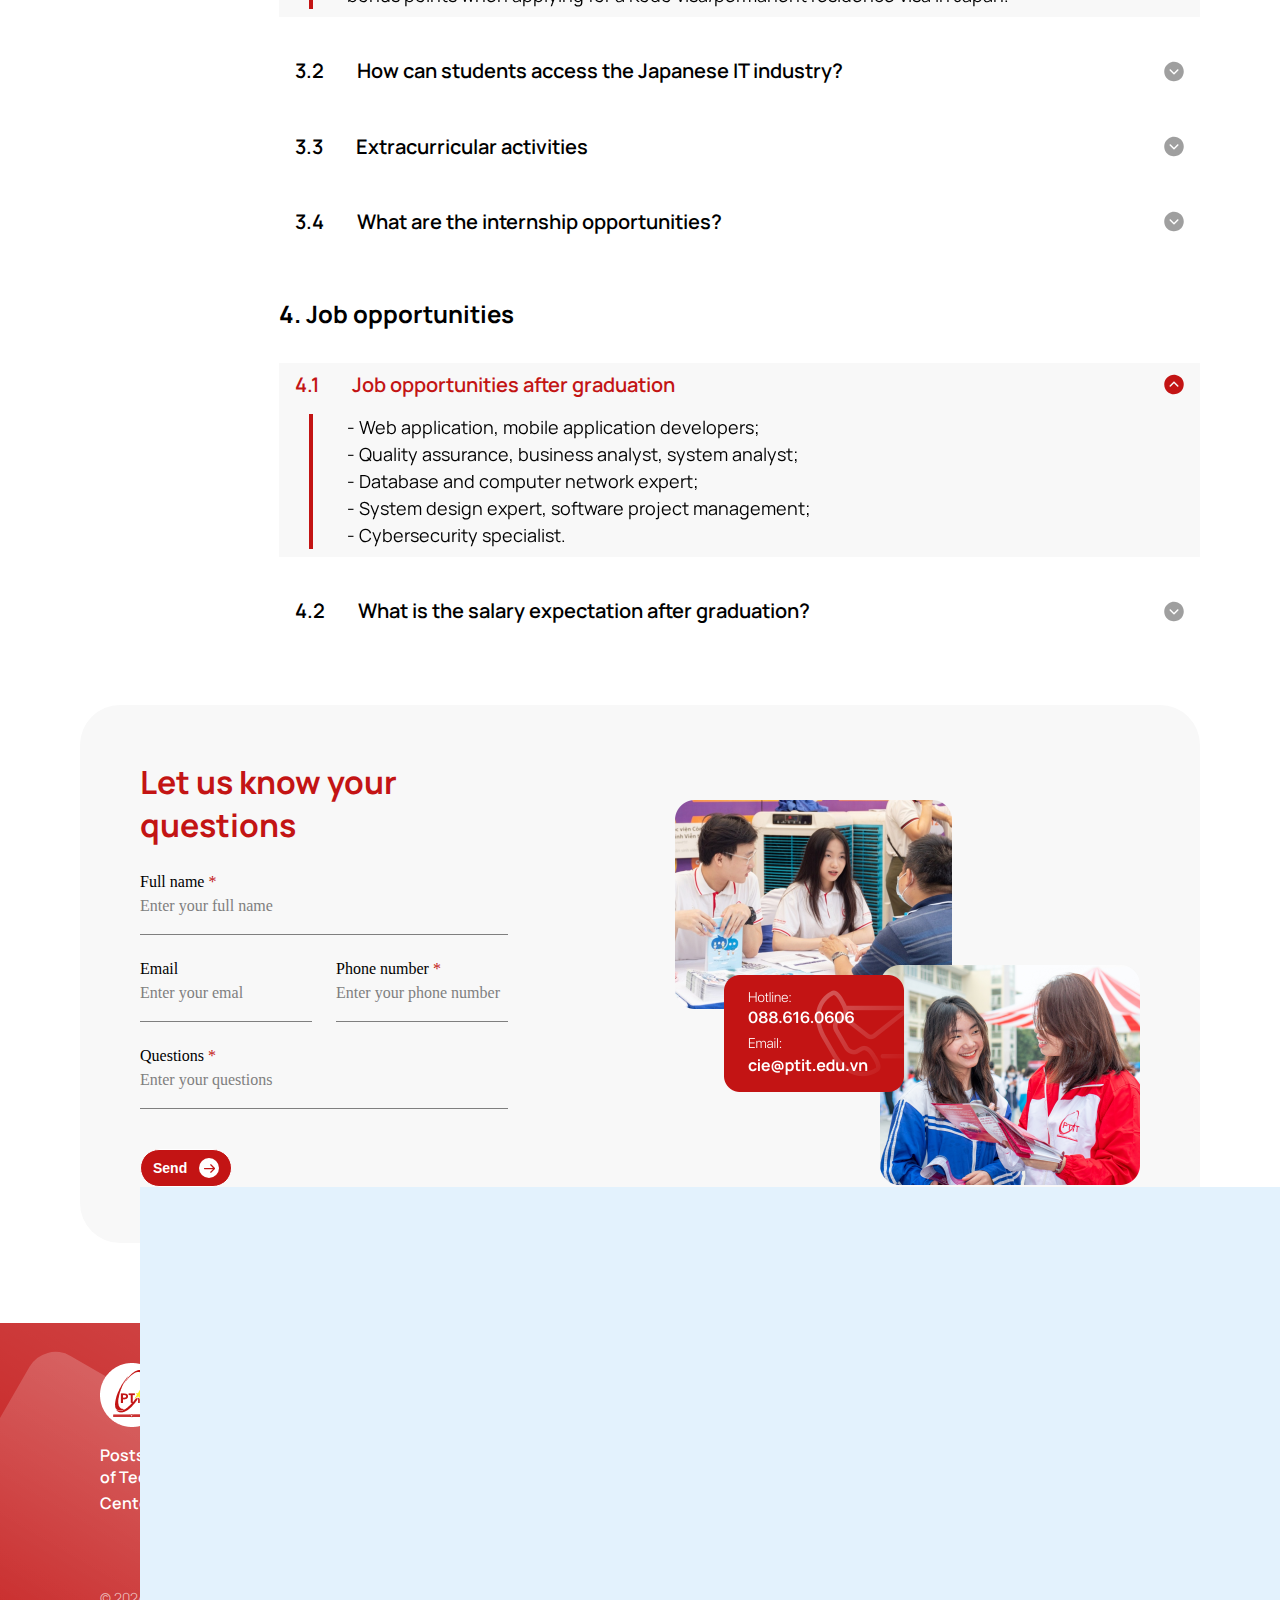
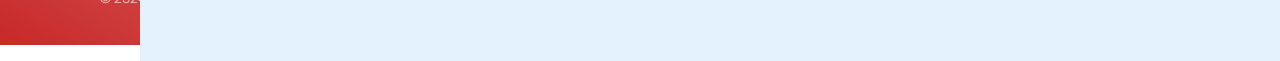
<file: FAQS-en.html>
<!DOCTYPE html>
<html lang="en">
  <head>
    <meta charset="UTF-8" />
    <meta name="viewport" content="width=device-width, initial-scale=1.0" />
    <title>FAQS</title>

    <!-- Favicon -->
    <link
      rel="apple-touch-icon"
      sizes="57x57"
      href="./assets/favicon/apple-icon-57x57.png"
    />
    <link
      rel="apple-touch-icon"
      sizes="60x60"
      href="./assets/favicon/apple-icon-60x60.png"
    />
    <link
      rel="apple-touch-icon"
      sizes="72x72"
      href="./assets/favicon/apple-icon-72x72.png"
    />
    <link
      rel="apple-touch-icon"
      sizes="76x76"
      href="./assets/favicon/apple-icon-76x76.png"
    />
    <link
      rel="apple-touch-icon"
      sizes="114x114"
      href="./assets/favicon/apple-icon-114x114.png"
    />
    <link
      rel="apple-touch-icon"
      sizes="120x120"
      href="./assets/favicon/apple-icon-120x120.png"
    />
    <link
      rel="apple-touch-icon"
      sizes="144x144"
      href="./assets/favicon/apple-icon-144x144.png"
    />
    <link
      rel="apple-touch-icon"
      sizes="152x152"
      href="./assets/favicon/apple-icon-152x152.png"
    />
    <link
      rel="apple-touch-icon"
      sizes="180x180"
      href="./assets/favicon/apple-icon-180x180.png"
    />
    <link
      rel="icon"
      type="image/png"
      sizes="192x192"
      href="./assets/favicon/android-icon-192x192.png"
    />
    <link
      rel="icon"
      type="image/png"
      sizes="32x32"
      href="./assets/favicon/favicon-32x32.png"
    />
    <link
      rel="icon"
      type="image/png"
      sizes="96x96"
      href="./assets/favicon/favicon-96x96.png"
    />
    <link
      rel="icon"
      type="image/png"
      sizes="16x16"
      href="./assets/favicon/favicon-16x16.png"
    />
    <link rel="manifest" href="/manifest.json" />
    <meta name="msapplication-TileColor" content="#ffffff" />
    <meta
      name="msapplication-TileImage"
      content="./assets/favicon/ms-icon-144x144.png"
    />
    <meta name="theme-color" content="#ffffff" />

    <!-- Reset CSS -->
    <link rel="stylesheet" href="./assets/css/reset.css" />

    <!-- Styles CSS -->
    <link rel="stylesheet" href="./assets/css/FAQS-en.css" />

    <!-- Responsive CSS -->
    <link rel="stylesheet" href="./assets/css/FAQS-en-responsive.css" />

    <!-- Grid CSS -->
    <link rel="stylesheet" href="./assets/css/grid.css" />

    <!-- Embed Font -->
    <link rel="preconnect" href="https://fonts.googleapis.com" />
    <link rel="preconnect" href="https://fonts.gstatic.com" crossorigin />
    <link
      href="https://fonts.googleapis.com/css2?family=Manrope:wght@200..800&display=swap"
      rel="stylesheet"
    />
    <link
      href="https://fonts.cdnfonts.com/css/sf-pro-display"
      rel="stylesheet"
    />
  </head>
  <body>
    <header class="header">
      <div class="main-content">
        <div class="header--top">
          <div class="logo--block">
            <a href="en-main.html">
              <img src="./assets/img/logo.png" alt="" class="logo" />
            </a>
            <div class="logo--content">
              <h2 class="logo__heading hide-on-mobile">
                Học viện Công nghệ Bưu chính Viễn thông
              </h2>
              <p class="logo__desc hide-on-mobile">
                Posts and Telecommunications Institute of Technology
              </p>
            </div>
          </div>
          <div class="dropdown">
            <div class="language--block">
              <img src="./assets/img/en-flag.svg" alt="" class="selectedImg" />
              <p class="select">English</p>
              <svg
                width="16"
                height="16"
                viewBox="0 0 16 16"
                fill="none"
                xmlns="http://www.w3.org/2000/svg"
              >
                <path
                  fill-rule="evenodd"
                  clip-rule="evenodd"
                  d="M12.4713 5.52859C12.7317 5.78894 12.7317 6.21105 12.4713 6.4714L8.47132 10.4714C8.21097 10.7317 7.78886 10.7317 7.52851 10.4714L3.52851 6.4714C3.26816 6.21105 3.26816 5.78894 3.52851 5.52859C3.78886 5.26824 4.21097 5.26824 4.47132 5.52859L7.99992 9.05719L11.5285 5.52859C11.7889 5.26824 12.211 5.26824 12.4713 5.52859Z"
                  fill="#7F7F7F"
                />
              </svg>
            </div>

            <div class="dropdown--list">
              <a
                href="FAQS-en.html"
                class="dropdown--item dropdown--item__active"
              >
                <img
                  src="./assets/img/en-flag.svg"
                  alt=""
                  class="language__img"
                />
                <p class="language">English</p>
              </a>
              <a href="FAQS-jp.html" class="dropdown--item">
                <img
                  src="./assets/img/jp-flag.svg"
                  alt=""
                  class="language__img"
                />
                <p class="language">日本語</p>
              </a>
              <a href="FAQS-vn.html" class="dropdown--item">
                <img src="./assets/img/flag.png" alt="" class="language__img" />
                <p class="language">Tiếng Việt</p>
              </a>
            </div>
          </div>
        </div>
      </div>

      <div class="hotline-phone-ring-wrap">
        <div class="hotline-phone-ring">
          <div class="hotline-phone-ring-circle"></div>
          <div class="hotline-phone-ring-circle-fill"></div>
          <div class="hotline-phone-ring-img-circle">
            <a href="tel:088 616 0606" class="pps-btn-img">
              <img
                src="./assets/img/call-now.svg"
                alt="Gọi điện thoại"
                width="50"
              />
            </a>
          </div>
        </div>
        <div class="hotline-bar hide-on-mobile">
          <a href="tel:088 616 0606">
            <span class="text-hotline">Hotline</span>
            <span class="text-hotline">088 616 0606</span>
          </a>
        </div>
      </div>
    </header>

    <main>
      <div class="main-body">
        <div class="faq__img--block">
          <img src="./assets/img/header-faqs.png" alt="" class="faq__img" />
        </div>

        <div class="main-content">
          <h1 class="main-heading">Frequently asked questions</h1>
          <div class="question">
            <div class="ques-sidebar hide-on-mobile">
              <h2 class="ques-sidebar__heading">Questions</h2>
              <ul class="ques-list">
                <li class="ques-item">
                  <a
                    href="#conditional"
                    class="ques-item__active"
                    onclick="changeColor(this)"
                    >1. Recruitment</a
                  >
                </li>
                <li class="ques-item">
                  <a href="#information" onclick="changeColor(this)"
                    >2. Degree - Certificate</a
                  >
                </li>
                <li class="ques-item">
                  <a href="#training" onclick="changeColor(this)"
                    >3. Program detail</a
                  >
                </li>
                <li class="ques-item">
                  <a href="#quality" onclick="changeColor(this)"
                    >4. Job opportunities</a
                  >
                </li>
                <!-- <li class="ques-item">
                  <a href="#search" onclick="changeColor(this)"
                    >5. Tra cứu thông tin</a
                  >
                </li>  -->
              </ul>
            </div>

            <div class="total-question">
              <div class="main-ques">
                <div class="main-ques__content" id="conditional">
                  <div class="ques__heading--block">
                    <h2 class="main-ques__heading main-ques__heading--active">
                      1. Admission
                    </h2>
                  </div>
                  <div class="faq--block faq--block--active">
                    <div class="faq">
                      <div class="accordion accordion-clicked">
                        <div class="faq__heading">
                          <h3>1.1</h3>
                          <h3>Admission entry requirements</h3>
                        </div>

                        <svg
                          class="faq__icon faq__icon--rotate"
                          width="20"
                          height="21"
                          viewBox="0 0 20 21"
                          fill="none"
                          xmlns="http://www.w3.org/2000/svg"
                        >
                          <path
                            d="M10 0.75C8.07164 0.75 6.18657 1.32183 4.58319 2.39317C2.97982 3.46451 1.73013 4.98726 0.992179 6.76884C0.254225 8.55042 0.061142 10.5108 0.437348 12.4021C0.813554 14.2934 1.74215 16.0307 3.10571 17.3943C4.46928 18.7579 6.20656 19.6865 8.09787 20.0627C9.98919 20.4389 11.9496 20.2458 13.7312 19.5078C15.5127 18.7699 17.0355 17.5202 18.1068 15.9168C19.1782 14.3134 19.75 12.4284 19.75 10.5C19.7473 7.91498 18.7192 5.43661 16.8913 3.60872C15.0634 1.78084 12.585 0.75273 10 0.75ZM14.2806 9.53063L10.5306 13.2806C10.461 13.3504 10.3783 13.4057 10.2872 13.4434C10.1962 13.4812 10.0986 13.5006 10 13.5006C9.90144 13.5006 9.80385 13.4812 9.7128 13.4434C9.62175 13.4057 9.53903 13.3504 9.46938 13.2806L5.71938 9.53063C5.57865 9.38989 5.49959 9.19902 5.49959 9C5.49959 8.80098 5.57865 8.61011 5.71938 8.46937C5.86011 8.32864 6.05098 8.24958 6.25 8.24958C6.44903 8.24958 6.6399 8.32864 6.78063 8.46937L10 11.6897L13.2194 8.46937C13.2891 8.39969 13.3718 8.34442 13.4628 8.3067C13.5539 8.26899 13.6515 8.24958 13.75 8.24958C13.8486 8.24958 13.9461 8.26899 14.0372 8.3067C14.1282 8.34442 14.2109 8.39969 14.2806 8.46937C14.3503 8.53906 14.4056 8.62178 14.4433 8.71283C14.481 8.80387 14.5004 8.90145 14.5004 9C14.5004 9.09855 14.481 9.19613 14.4433 9.28717C14.4056 9.37822 14.3503 9.46094 14.2806 9.53063Z"
                            fill="#9F9F9F"
                          />
                        </svg>
                      </div>
                      <div class="pannel pannel-open">
                        <p>
                          Candidates need to graduate from high school or
                          equivalent, participate and pass the national
                          university entrance exam with the subject groups:
                          Math, Physics, Chemistry (A00 - Group A); or Math,
                          Physics, English (A01 - Group A1), or PTIT’s own
                          admission methods.
                        </p>
                      </div>
                    </div>

                    <div class="faq">
                      <div class="accordion">
                        <div class="faq__heading">
                          <h3>1.2</h3>
                          <h3>2024 Admission quota</h3>
                        </div>
                        <svg
                          class="faq__icon"
                          width="20"
                          height="21"
                          viewBox="0 0 20 21"
                          fill="none"
                          xmlns="http://www.w3.org/2000/svg"
                        >
                          <path
                            d="M10 0.75C8.07164 0.75 6.18657 1.32183 4.58319 2.39317C2.97982 3.46451 1.73013 4.98726 0.992179 6.76884C0.254225 8.55042 0.061142 10.5108 0.437348 12.4021C0.813554 14.2934 1.74215 16.0307 3.10571 17.3943C4.46928 18.7579 6.20656 19.6865 8.09787 20.0627C9.98919 20.4389 11.9496 20.2458 13.7312 19.5078C15.5127 18.7699 17.0355 17.5202 18.1068 15.9168C19.1782 14.3134 19.75 12.4284 19.75 10.5C19.7473 7.91498 18.7192 5.43661 16.8913 3.60872C15.0634 1.78084 12.585 0.75273 10 0.75ZM14.2806 9.53063L10.5306 13.2806C10.461 13.3504 10.3783 13.4057 10.2872 13.4434C10.1962 13.4812 10.0986 13.5006 10 13.5006C9.90144 13.5006 9.80385 13.4812 9.7128 13.4434C9.62175 13.4057 9.53903 13.3504 9.46938 13.2806L5.71938 9.53063C5.57865 9.38989 5.49959 9.19902 5.49959 9C5.49959 8.80098 5.57865 8.61011 5.71938 8.46937C5.86011 8.32864 6.05098 8.24958 6.25 8.24958C6.44903 8.24958 6.6399 8.32864 6.78063 8.46937L10 11.6897L13.2194 8.46937C13.2891 8.39969 13.3718 8.34442 13.4628 8.3067C13.5539 8.26899 13.6515 8.24958 13.75 8.24958C13.8486 8.24958 13.9461 8.26899 14.0372 8.3067C14.1282 8.34442 14.2109 8.39969 14.2806 8.46937C14.3503 8.53906 14.4056 8.62178 14.4433 8.71283C14.481 8.80387 14.5004 8.90145 14.5004 9C14.5004 9.09855 14.481 9.19613 14.4433 9.28717C14.4056 9.37822 14.3503 9.46094 14.2806 9.53063Z"
                            fill="#9F9F9F"
                          />
                        </svg>
                      </div>
                      <div class="pannel">
                        <p>
                          The 2024 admission quota for the program is 100 slots.
                        </p>
                      </div>
                    </div>

                    <div class="faq">
                      <div class="accordion">
                        <div class="faq__heading">
                          <h3>1.3</h3>
                          <h3>Which subjects group are eligible?</h3>
                        </div>
                        <svg
                          class="faq__icon"
                          width="20"
                          height="21"
                          viewBox="0 0 20 21"
                          fill="none"
                          xmlns="http://www.w3.org/2000/svg"
                        >
                          <path
                            d="M10 0.75C8.07164 0.75 6.18657 1.32183 4.58319 2.39317C2.97982 3.46451 1.73013 4.98726 0.992179 6.76884C0.254225 8.55042 0.061142 10.5108 0.437348 12.4021C0.813554 14.2934 1.74215 16.0307 3.10571 17.3943C4.46928 18.7579 6.20656 19.6865 8.09787 20.0627C9.98919 20.4389 11.9496 20.2458 13.7312 19.5078C15.5127 18.7699 17.0355 17.5202 18.1068 15.9168C19.1782 14.3134 19.75 12.4284 19.75 10.5C19.7473 7.91498 18.7192 5.43661 16.8913 3.60872C15.0634 1.78084 12.585 0.75273 10 0.75ZM14.2806 9.53063L10.5306 13.2806C10.461 13.3504 10.3783 13.4057 10.2872 13.4434C10.1962 13.4812 10.0986 13.5006 10 13.5006C9.90144 13.5006 9.80385 13.4812 9.7128 13.4434C9.62175 13.4057 9.53903 13.3504 9.46938 13.2806L5.71938 9.53063C5.57865 9.38989 5.49959 9.19902 5.49959 9C5.49959 8.80098 5.57865 8.61011 5.71938 8.46937C5.86011 8.32864 6.05098 8.24958 6.25 8.24958C6.44903 8.24958 6.6399 8.32864 6.78063 8.46937L10 11.6897L13.2194 8.46937C13.2891 8.39969 13.3718 8.34442 13.4628 8.3067C13.5539 8.26899 13.6515 8.24958 13.75 8.24958C13.8486 8.24958 13.9461 8.26899 14.0372 8.3067C14.1282 8.34442 14.2109 8.39969 14.2806 8.46937C14.3503 8.53906 14.4056 8.62178 14.4433 8.71283C14.481 8.80387 14.5004 8.90145 14.5004 9C14.5004 9.09855 14.481 9.19613 14.4433 9.28717C14.4056 9.37822 14.3503 9.46094 14.2806 9.53063Z"
                            fill="#9F9F9F"
                          />
                        </svg>
                      </div>
                      <div class="pannel">
                        <p>
                          Admission subject groups are: A00 (Math, Physics,
                          Chemistry) or A01 (Math, Physics, English).
                        </p>
                      </div>
                    </div>
                  </div>
                </div>

                <div class="main-ques__content" id="information">
                  <div class="ques__heading--block">
                    <h2 class="main-ques__heading">2. Degree - Certificate</h2>
                  </div>
                  <div class="faq--block">
                    <div class="faq">
                      <div class="accordion accordion-clicked">
                        <div class="faq__heading">
                          <h3>2.1</h3>
                          <h3>Program duration</h3>
                        </div>

                        <svg
                          class="faq__icon faq__icon--rotate"
                          width="20"
                          height="21"
                          viewBox="0 0 20 21"
                          fill="none"
                          xmlns="http://www.w3.org/2000/svg"
                        >
                          <path
                            d="M10 0.75C8.07164 0.75 6.18657 1.32183 4.58319 2.39317C2.97982 3.46451 1.73013 4.98726 0.992179 6.76884C0.254225 8.55042 0.061142 10.5108 0.437348 12.4021C0.813554 14.2934 1.74215 16.0307 3.10571 17.3943C4.46928 18.7579 6.20656 19.6865 8.09787 20.0627C9.98919 20.4389 11.9496 20.2458 13.7312 19.5078C15.5127 18.7699 17.0355 17.5202 18.1068 15.9168C19.1782 14.3134 19.75 12.4284 19.75 10.5C19.7473 7.91498 18.7192 5.43661 16.8913 3.60872C15.0634 1.78084 12.585 0.75273 10 0.75ZM14.2806 9.53063L10.5306 13.2806C10.461 13.3504 10.3783 13.4057 10.2872 13.4434C10.1962 13.4812 10.0986 13.5006 10 13.5006C9.90144 13.5006 9.80385 13.4812 9.7128 13.4434C9.62175 13.4057 9.53903 13.3504 9.46938 13.2806L5.71938 9.53063C5.57865 9.38989 5.49959 9.19902 5.49959 9C5.49959 8.80098 5.57865 8.61011 5.71938 8.46937C5.86011 8.32864 6.05098 8.24958 6.25 8.24958C6.44903 8.24958 6.6399 8.32864 6.78063 8.46937L10 11.6897L13.2194 8.46937C13.2891 8.39969 13.3718 8.34442 13.4628 8.3067C13.5539 8.26899 13.6515 8.24958 13.75 8.24958C13.8486 8.24958 13.9461 8.26899 14.0372 8.3067C14.1282 8.34442 14.2109 8.39969 14.2806 8.46937C14.3503 8.53906 14.4056 8.62178 14.4433 8.71283C14.481 8.80387 14.5004 8.90145 14.5004 9C14.5004 9.09855 14.481 9.19613 14.4433 9.28717C14.4056 9.37822 14.3503 9.46094 14.2806 9.53063Z"
                            fill="#9F9F9F"
                          />
                        </svg>
                      </div>
                      <div class="pannel pannel-open">
                        <p>
                          The duration of the Vietnam - Japan IT Engineer
                          program is 4.5 years.
                        </p>
                      </div>
                    </div>

                    <div class="faq">
                      <div class="accordion">
                        <div class="faq__heading">
                          <h3>2.2</h3>
                          <h3>
                            What level of Japanese language proficiency will
                            students achieve?
                          </h3>
                        </div>
                        <svg
                          class="faq__icon"
                          width="20"
                          height="21"
                          viewBox="0 0 20 21"
                          fill="none"
                          xmlns="http://www.w3.org/2000/svg"
                        >
                          <path
                            d="M10 0.75C8.07164 0.75 6.18657 1.32183 4.58319 2.39317C2.97982 3.46451 1.73013 4.98726 0.992179 6.76884C0.254225 8.55042 0.061142 10.5108 0.437348 12.4021C0.813554 14.2934 1.74215 16.0307 3.10571 17.3943C4.46928 18.7579 6.20656 19.6865 8.09787 20.0627C9.98919 20.4389 11.9496 20.2458 13.7312 19.5078C15.5127 18.7699 17.0355 17.5202 18.1068 15.9168C19.1782 14.3134 19.75 12.4284 19.75 10.5C19.7473 7.91498 18.7192 5.43661 16.8913 3.60872C15.0634 1.78084 12.585 0.75273 10 0.75ZM14.2806 9.53063L10.5306 13.2806C10.461 13.3504 10.3783 13.4057 10.2872 13.4434C10.1962 13.4812 10.0986 13.5006 10 13.5006C9.90144 13.5006 9.80385 13.4812 9.7128 13.4434C9.62175 13.4057 9.53903 13.3504 9.46938 13.2806L5.71938 9.53063C5.57865 9.38989 5.49959 9.19902 5.49959 9C5.49959 8.80098 5.57865 8.61011 5.71938 8.46937C5.86011 8.32864 6.05098 8.24958 6.25 8.24958C6.44903 8.24958 6.6399 8.32864 6.78063 8.46937L10 11.6897L13.2194 8.46937C13.2891 8.39969 13.3718 8.34442 13.4628 8.3067C13.5539 8.26899 13.6515 8.24958 13.75 8.24958C13.8486 8.24958 13.9461 8.26899 14.0372 8.3067C14.1282 8.34442 14.2109 8.39969 14.2806 8.46937C14.3503 8.53906 14.4056 8.62178 14.4433 8.71283C14.481 8.80387 14.5004 8.90145 14.5004 9C14.5004 9.09855 14.481 9.19613 14.4433 9.28717C14.4056 9.37822 14.3503 9.46094 14.2806 9.53063Z"
                            fill="#9F9F9F"
                          />
                        </svg>
                      </div>
                      <div class="pannel">
                        <p>
                          After graduation, students will achieve JLPT N3 level.
                        </p>
                      </div>
                    </div>

                    <div class="faq">
                      <div class="accordion">
                        <div class="faq__heading">
                          <h3>2.3</h3>
                          <h3>What degree will graduates receive?</h3>
                        </div>
                        <svg
                          class="faq__icon"
                          width="20"
                          height="21"
                          viewBox="0 0 20 21"
                          fill="none"
                          xmlns="http://www.w3.org/2000/svg"
                        >
                          <path
                            d="M10 0.75C8.07164 0.75 6.18657 1.32183 4.58319 2.39317C2.97982 3.46451 1.73013 4.98726 0.992179 6.76884C0.254225 8.55042 0.061142 10.5108 0.437348 12.4021C0.813554 14.2934 1.74215 16.0307 3.10571 17.3943C4.46928 18.7579 6.20656 19.6865 8.09787 20.0627C9.98919 20.4389 11.9496 20.2458 13.7312 19.5078C15.5127 18.7699 17.0355 17.5202 18.1068 15.9168C19.1782 14.3134 19.75 12.4284 19.75 10.5C19.7473 7.91498 18.7192 5.43661 16.8913 3.60872C15.0634 1.78084 12.585 0.75273 10 0.75ZM14.2806 9.53063L10.5306 13.2806C10.461 13.3504 10.3783 13.4057 10.2872 13.4434C10.1962 13.4812 10.0986 13.5006 10 13.5006C9.90144 13.5006 9.80385 13.4812 9.7128 13.4434C9.62175 13.4057 9.53903 13.3504 9.46938 13.2806L5.71938 9.53063C5.57865 9.38989 5.49959 9.19902 5.49959 9C5.49959 8.80098 5.57865 8.61011 5.71938 8.46937C5.86011 8.32864 6.05098 8.24958 6.25 8.24958C6.44903 8.24958 6.6399 8.32864 6.78063 8.46937L10 11.6897L13.2194 8.46937C13.2891 8.39969 13.3718 8.34442 13.4628 8.3067C13.5539 8.26899 13.6515 8.24958 13.75 8.24958C13.8486 8.24958 13.9461 8.26899 14.0372 8.3067C14.1282 8.34442 14.2109 8.39969 14.2806 8.46937C14.3503 8.53906 14.4056 8.62178 14.4433 8.71283C14.481 8.80387 14.5004 8.90145 14.5004 9C14.5004 9.09855 14.481 9.19613 14.4433 9.28717C14.4056 9.37822 14.3503 9.46094 14.2806 9.53063Z"
                            fill="#9F9F9F"
                          />
                        </svg>
                      </div>
                      <div class="pannel">
                        <p>
                          Graduates will receive the Vietnam - Japan IT Engineer
                          degree awarded by PTIT.
                        </p>
                      </div>
                    </div>

                    <div class="faq">
                      <div class="accordion">
                        <div class="faq__heading">
                          <h3>2.4</h3>
                          <h3>Will students study in Vietnam or Japan?</h3>
                        </div>
                        <svg
                          class="faq__icon"
                          width="20"
                          height="21"
                          viewBox="0 0 20 21"
                          fill="none"
                          xmlns="http://www.w3.org/2000/svg"
                        >
                          <path
                            d="M10 0.75C8.07164 0.75 6.18657 1.32183 4.58319 2.39317C2.97982 3.46451 1.73013 4.98726 0.992179 6.76884C0.254225 8.55042 0.061142 10.5108 0.437348 12.4021C0.813554 14.2934 1.74215 16.0307 3.10571 17.3943C4.46928 18.7579 6.20656 19.6865 8.09787 20.0627C9.98919 20.4389 11.9496 20.2458 13.7312 19.5078C15.5127 18.7699 17.0355 17.5202 18.1068 15.9168C19.1782 14.3134 19.75 12.4284 19.75 10.5C19.7473 7.91498 18.7192 5.43661 16.8913 3.60872C15.0634 1.78084 12.585 0.75273 10 0.75ZM14.2806 9.53063L10.5306 13.2806C10.461 13.3504 10.3783 13.4057 10.2872 13.4434C10.1962 13.4812 10.0986 13.5006 10 13.5006C9.90144 13.5006 9.80385 13.4812 9.7128 13.4434C9.62175 13.4057 9.53903 13.3504 9.46938 13.2806L5.71938 9.53063C5.57865 9.38989 5.49959 9.19902 5.49959 9C5.49959 8.80098 5.57865 8.61011 5.71938 8.46937C5.86011 8.32864 6.05098 8.24958 6.25 8.24958C6.44903 8.24958 6.6399 8.32864 6.78063 8.46937L10 11.6897L13.2194 8.46937C13.2891 8.39969 13.3718 8.34442 13.4628 8.3067C13.5539 8.26899 13.6515 8.24958 13.75 8.24958C13.8486 8.24958 13.9461 8.26899 14.0372 8.3067C14.1282 8.34442 14.2109 8.39969 14.2806 8.46937C14.3503 8.53906 14.4056 8.62178 14.4433 8.71283C14.481 8.80387 14.5004 8.90145 14.5004 9C14.5004 9.09855 14.481 9.19613 14.4433 9.28717C14.4056 9.37822 14.3503 9.46094 14.2806 9.53063Z"
                            fill="#9F9F9F"
                          />
                        </svg>
                      </div>
                      <div class="pannel">
                        <p>
                          Students will study at PTIT in Vietnam for 4.5 years.
                          The program offers opportunities for internships and
                          practical work at Japanese industrial partners.
                        </p>
                      </div>
                    </div>
                  </div>
                </div>

                <div class="main-ques__content" id="training">
                  <div class="ques__heading--block">
                    <h2 class="main-ques__heading">3. Program detail</h2>
                  </div>
                  <div class="faq--block">
                    <div class="faq">
                      <div class="accordion accordion-clicked">
                        <div class="faq__heading">
                          <h3>3.1</h3>
                          <h3>What are the program's highlight?</h3>
                        </div>

                        <svg
                          class="faq__icon faq__icon--rotate"
                          width="20"
                          height="21"
                          viewBox="0 0 20 21"
                          fill="none"
                          xmlns="http://www.w3.org/2000/svg"
                        >
                          <path
                            d="M10 0.75C8.07164 0.75 6.18657 1.32183 4.58319 2.39317C2.97982 3.46451 1.73013 4.98726 0.992179 6.76884C0.254225 8.55042 0.061142 10.5108 0.437348 12.4021C0.813554 14.2934 1.74215 16.0307 3.10571 17.3943C4.46928 18.7579 6.20656 19.6865 8.09787 20.0627C9.98919 20.4389 11.9496 20.2458 13.7312 19.5078C15.5127 18.7699 17.0355 17.5202 18.1068 15.9168C19.1782 14.3134 19.75 12.4284 19.75 10.5C19.7473 7.91498 18.7192 5.43661 16.8913 3.60872C15.0634 1.78084 12.585 0.75273 10 0.75ZM14.2806 9.53063L10.5306 13.2806C10.461 13.3504 10.3783 13.4057 10.2872 13.4434C10.1962 13.4812 10.0986 13.5006 10 13.5006C9.90144 13.5006 9.80385 13.4812 9.7128 13.4434C9.62175 13.4057 9.53903 13.3504 9.46938 13.2806L5.71938 9.53063C5.57865 9.38989 5.49959 9.19902 5.49959 9C5.49959 8.80098 5.57865 8.61011 5.71938 8.46937C5.86011 8.32864 6.05098 8.24958 6.25 8.24958C6.44903 8.24958 6.6399 8.32864 6.78063 8.46937L10 11.6897L13.2194 8.46937C13.2891 8.39969 13.3718 8.34442 13.4628 8.3067C13.5539 8.26899 13.6515 8.24958 13.75 8.24958C13.8486 8.24958 13.9461 8.26899 14.0372 8.3067C14.1282 8.34442 14.2109 8.39969 14.2806 8.46937C14.3503 8.53906 14.4056 8.62178 14.4433 8.71283C14.481 8.80387 14.5004 8.90145 14.5004 9C14.5004 9.09855 14.481 9.19613 14.4433 9.28717C14.4056 9.37822 14.3503 9.46094 14.2806 9.53063Z"
                            fill="#9F9F9F"
                          />
                        </svg>
                      </div>
                      <div class="pannel pannel-open">
                        <p>
                          Graduates will be able to pass the IT Passport and IT
                          FE exams. These are the basic IT engineer
                          certifications in Japan. Holding these certifications
                          provides many advantages, such as bonus points when
                          applying to IT companies, especially Japanese IT
                          companies, or bonus points when applying for a Kodo
                          visa/permanent residence visa in Japan.
                        </p>
                      </div>
                    </div>

                    <div class="faq">
                      <div class="accordion">
                        <div class="faq__heading">
                          <h3>3.2</h3>
                          <h3>
                            How can students access the Japanese IT industry?
                          </h3>
                        </div>

                        <svg
                          class="faq__icon"
                          width="20"
                          height="21"
                          viewBox="0 0 20 21"
                          fill="none"
                          xmlns="http://www.w3.org/2000/svg"
                        >
                          <path
                            d="M10 0.75C8.07164 0.75 6.18657 1.32183 4.58319 2.39317C2.97982 3.46451 1.73013 4.98726 0.992179 6.76884C0.254225 8.55042 0.061142 10.5108 0.437348 12.4021C0.813554 14.2934 1.74215 16.0307 3.10571 17.3943C4.46928 18.7579 6.20656 19.6865 8.09787 20.0627C9.98919 20.4389 11.9496 20.2458 13.7312 19.5078C15.5127 18.7699 17.0355 17.5202 18.1068 15.9168C19.1782 14.3134 19.75 12.4284 19.75 10.5C19.7473 7.91498 18.7192 5.43661 16.8913 3.60872C15.0634 1.78084 12.585 0.75273 10 0.75ZM14.2806 9.53063L10.5306 13.2806C10.461 13.3504 10.3783 13.4057 10.2872 13.4434C10.1962 13.4812 10.0986 13.5006 10 13.5006C9.90144 13.5006 9.80385 13.4812 9.7128 13.4434C9.62175 13.4057 9.53903 13.3504 9.46938 13.2806L5.71938 9.53063C5.57865 9.38989 5.49959 9.19902 5.49959 9C5.49959 8.80098 5.57865 8.61011 5.71938 8.46937C5.86011 8.32864 6.05098 8.24958 6.25 8.24958C6.44903 8.24958 6.6399 8.32864 6.78063 8.46937L10 11.6897L13.2194 8.46937C13.2891 8.39969 13.3718 8.34442 13.4628 8.3067C13.5539 8.26899 13.6515 8.24958 13.75 8.24958C13.8486 8.24958 13.9461 8.26899 14.0372 8.3067C14.1282 8.34442 14.2109 8.39969 14.2806 8.46937C14.3503 8.53906 14.4056 8.62178 14.4433 8.71283C14.481 8.80387 14.5004 8.90145 14.5004 9C14.5004 9.09855 14.481 9.19613 14.4433 9.28717C14.4056 9.37822 14.3503 9.46094 14.2806 9.53063Z"
                            fill="#9F9F9F"
                          />
                        </svg>
                      </div>
                      <div class="pannel">
                        <p>
                          Students will have the opportunity to participate in a
                          series of Workshops with leading technology experts
                          from Japanese companies. Additionally, students can
                          transfer to study at PTIT’s partner universities if
                          they meet the requirements set by these institutions.
                        </p>
                      </div>
                    </div>

                    <div class="faq">
                      <div class="accordion">
                        <div class="faq__heading">
                          <h3>3.3</h3>
                          <h3>Extracurricular activities</h3>
                        </div>

                        <svg
                          class="faq__icon"
                          width="20"
                          height="21"
                          viewBox="0 0 20 21"
                          fill="none"
                          xmlns="http://www.w3.org/2000/svg"
                        >
                          <path
                            d="M10 0.75C8.07164 0.75 6.18657 1.32183 4.58319 2.39317C2.97982 3.46451 1.73013 4.98726 0.992179 6.76884C0.254225 8.55042 0.061142 10.5108 0.437348 12.4021C0.813554 14.2934 1.74215 16.0307 3.10571 17.3943C4.46928 18.7579 6.20656 19.6865 8.09787 20.0627C9.98919 20.4389 11.9496 20.2458 13.7312 19.5078C15.5127 18.7699 17.0355 17.5202 18.1068 15.9168C19.1782 14.3134 19.75 12.4284 19.75 10.5C19.7473 7.91498 18.7192 5.43661 16.8913 3.60872C15.0634 1.78084 12.585 0.75273 10 0.75ZM14.2806 9.53063L10.5306 13.2806C10.461 13.3504 10.3783 13.4057 10.2872 13.4434C10.1962 13.4812 10.0986 13.5006 10 13.5006C9.90144 13.5006 9.80385 13.4812 9.7128 13.4434C9.62175 13.4057 9.53903 13.3504 9.46938 13.2806L5.71938 9.53063C5.57865 9.38989 5.49959 9.19902 5.49959 9C5.49959 8.80098 5.57865 8.61011 5.71938 8.46937C5.86011 8.32864 6.05098 8.24958 6.25 8.24958C6.44903 8.24958 6.6399 8.32864 6.78063 8.46937L10 11.6897L13.2194 8.46937C13.2891 8.39969 13.3718 8.34442 13.4628 8.3067C13.5539 8.26899 13.6515 8.24958 13.75 8.24958C13.8486 8.24958 13.9461 8.26899 14.0372 8.3067C14.1282 8.34442 14.2109 8.39969 14.2806 8.46937C14.3503 8.53906 14.4056 8.62178 14.4433 8.71283C14.481 8.80387 14.5004 8.90145 14.5004 9C14.5004 9.09855 14.481 9.19613 14.4433 9.28717C14.4056 9.37822 14.3503 9.46094 14.2806 9.53063Z"
                            fill="#9F9F9F"
                          />
                        </svg>
                      </div>
                      <div class="pannel">
                        <p>
                          Students will participate in annual extracurricular
                          activities, especially cultural exchange activities in
                          Japan. Furthermore, students also have the opportunity
                          for practical internships at Japanese companies.
                        </p>
                      </div>
                    </div>

                    <div class="faq">
                      <div class="accordion">
                        <div class="faq__heading">
                          <h3>3.4</h3>
                          <h3>What are the internship opportunities?</h3>
                        </div>

                        <svg
                          class="faq__icon"
                          width="20"
                          height="21"
                          viewBox="0 0 20 21"
                          fill="none"
                          xmlns="http://www.w3.org/2000/svg"
                        >
                          <path
                            d="M10 0.75C8.07164 0.75 6.18657 1.32183 4.58319 2.39317C2.97982 3.46451 1.73013 4.98726 0.992179 6.76884C0.254225 8.55042 0.061142 10.5108 0.437348 12.4021C0.813554 14.2934 1.74215 16.0307 3.10571 17.3943C4.46928 18.7579 6.20656 19.6865 8.09787 20.0627C9.98919 20.4389 11.9496 20.2458 13.7312 19.5078C15.5127 18.7699 17.0355 17.5202 18.1068 15.9168C19.1782 14.3134 19.75 12.4284 19.75 10.5C19.7473 7.91498 18.7192 5.43661 16.8913 3.60872C15.0634 1.78084 12.585 0.75273 10 0.75ZM14.2806 9.53063L10.5306 13.2806C10.461 13.3504 10.3783 13.4057 10.2872 13.4434C10.1962 13.4812 10.0986 13.5006 10 13.5006C9.90144 13.5006 9.80385 13.4812 9.7128 13.4434C9.62175 13.4057 9.53903 13.3504 9.46938 13.2806L5.71938 9.53063C5.57865 9.38989 5.49959 9.19902 5.49959 9C5.49959 8.80098 5.57865 8.61011 5.71938 8.46937C5.86011 8.32864 6.05098 8.24958 6.25 8.24958C6.44903 8.24958 6.6399 8.32864 6.78063 8.46937L10 11.6897L13.2194 8.46937C13.2891 8.39969 13.3718 8.34442 13.4628 8.3067C13.5539 8.26899 13.6515 8.24958 13.75 8.24958C13.8486 8.24958 13.9461 8.26899 14.0372 8.3067C14.1282 8.34442 14.2109 8.39969 14.2806 8.46937C14.3503 8.53906 14.4056 8.62178 14.4433 8.71283C14.481 8.80387 14.5004 8.90145 14.5004 9C14.5004 9.09855 14.481 9.19613 14.4433 9.28717C14.4056 9.37822 14.3503 9.46094 14.2806 9.53063Z"
                            fill="#9F9F9F"
                          />
                        </svg>
                      </div>
                      <div class="pannel">
                        <p>
                          The program includes practical internship with an
                          industrial semester in Japan and Vietnam. Companies
                          will accompany students to work on projects and
                          products, helping students get acquainted with the
                          working environment and develop unique products to
                          enhance their CVs in the future.
                        </p>
                      </div>
                    </div>
                  </div>
                </div>

                <div class="main-ques__content" id="quality">
                  <div class="ques__heading--block">
                    <h2 class="main-ques__heading">4. Job opportunities</h2>
                  </div>
                  <div class="faq--block">
                    <div class="faq">
                      <div class="accordion accordion-clicked">
                        <div class="faq__heading">
                          <h3>4.1</h3>
                          <h3>Job opportunities after graduation</h3>
                        </div>

                        <svg
                          class="faq__icon faq__icon--rotate"
                          width="20"
                          height="21"
                          viewBox="0 0 20 21"
                          fill="none"
                          xmlns="http://www.w3.org/2000/svg"
                        >
                          <path
                            d="M10 0.75C8.07164 0.75 6.18657 1.32183 4.58319 2.39317C2.97982 3.46451 1.73013 4.98726 0.992179 6.76884C0.254225 8.55042 0.061142 10.5108 0.437348 12.4021C0.813554 14.2934 1.74215 16.0307 3.10571 17.3943C4.46928 18.7579 6.20656 19.6865 8.09787 20.0627C9.98919 20.4389 11.9496 20.2458 13.7312 19.5078C15.5127 18.7699 17.0355 17.5202 18.1068 15.9168C19.1782 14.3134 19.75 12.4284 19.75 10.5C19.7473 7.91498 18.7192 5.43661 16.8913 3.60872C15.0634 1.78084 12.585 0.75273 10 0.75ZM14.2806 9.53063L10.5306 13.2806C10.461 13.3504 10.3783 13.4057 10.2872 13.4434C10.1962 13.4812 10.0986 13.5006 10 13.5006C9.90144 13.5006 9.80385 13.4812 9.7128 13.4434C9.62175 13.4057 9.53903 13.3504 9.46938 13.2806L5.71938 9.53063C5.57865 9.38989 5.49959 9.19902 5.49959 9C5.49959 8.80098 5.57865 8.61011 5.71938 8.46937C5.86011 8.32864 6.05098 8.24958 6.25 8.24958C6.44903 8.24958 6.6399 8.32864 6.78063 8.46937L10 11.6897L13.2194 8.46937C13.2891 8.39969 13.3718 8.34442 13.4628 8.3067C13.5539 8.26899 13.6515 8.24958 13.75 8.24958C13.8486 8.24958 13.9461 8.26899 14.0372 8.3067C14.1282 8.34442 14.2109 8.39969 14.2806 8.46937C14.3503 8.53906 14.4056 8.62178 14.4433 8.71283C14.481 8.80387 14.5004 8.90145 14.5004 9C14.5004 9.09855 14.481 9.19613 14.4433 9.28717C14.4056 9.37822 14.3503 9.46094 14.2806 9.53063Z"
                            fill="#9F9F9F"
                          />
                        </svg>
                      </div>
                      <div class="pannel pannel-open">
                        <p>
                          - Web application, mobile application developers;
                          <br />
                          - Quality assurance, business analyst, system
                          analyst;<br />
                          - Database and computer network expert;<br />
                          - System design expert, software project
                          management;<br />
                          - Cybersecurity specialist.
                        </p>
                      </div>
                    </div>

                    <div class="faq">
                      <div class="accordion">
                        <div class="faq__heading">
                          <h3>4.2</h3>
                          <h3>
                            What is the salary expectation after graduation?
                          </h3>
                        </div>

                        <svg
                          class="faq__icon"
                          width="20"
                          height="21"
                          viewBox="0 0 20 21"
                          fill="none"
                          xmlns="http://www.w3.org/2000/svg"
                        >
                          <path
                            d="M10 0.75C8.07164 0.75 6.18657 1.32183 4.58319 2.39317C2.97982 3.46451 1.73013 4.98726 0.992179 6.76884C0.254225 8.55042 0.061142 10.5108 0.437348 12.4021C0.813554 14.2934 1.74215 16.0307 3.10571 17.3943C4.46928 18.7579 6.20656 19.6865 8.09787 20.0627C9.98919 20.4389 11.9496 20.2458 13.7312 19.5078C15.5127 18.7699 17.0355 17.5202 18.1068 15.9168C19.1782 14.3134 19.75 12.4284 19.75 10.5C19.7473 7.91498 18.7192 5.43661 16.8913 3.60872C15.0634 1.78084 12.585 0.75273 10 0.75ZM14.2806 9.53063L10.5306 13.2806C10.461 13.3504 10.3783 13.4057 10.2872 13.4434C10.1962 13.4812 10.0986 13.5006 10 13.5006C9.90144 13.5006 9.80385 13.4812 9.7128 13.4434C9.62175 13.4057 9.53903 13.3504 9.46938 13.2806L5.71938 9.53063C5.57865 9.38989 5.49959 9.19902 5.49959 9C5.49959 8.80098 5.57865 8.61011 5.71938 8.46937C5.86011 8.32864 6.05098 8.24958 6.25 8.24958C6.44903 8.24958 6.6399 8.32864 6.78063 8.46937L10 11.6897L13.2194 8.46937C13.2891 8.39969 13.3718 8.34442 13.4628 8.3067C13.5539 8.26899 13.6515 8.24958 13.75 8.24958C13.8486 8.24958 13.9461 8.26899 14.0372 8.3067C14.1282 8.34442 14.2109 8.39969 14.2806 8.46937C14.3503 8.53906 14.4056 8.62178 14.4433 8.71283C14.481 8.80387 14.5004 8.90145 14.5004 9C14.5004 9.09855 14.481 9.19613 14.4433 9.28717C14.4056 9.37822 14.3503 9.46094 14.2806 9.53063Z"
                            fill="#9F9F9F"
                          />
                        </svg>
                      </div>
                      <div class="pannel">
                        <p>
                          The salary after graduation can reach up to >500
                          million VND/year. Additionally, students are almost
                          guaranteed employment upon graduating from the Vietnam
                          - Japan IT Engineer Program.
                        </p>
                      </div>
                    </div>
                  </div>
                </div>
              </div>
            </div>
          </div>
        </div>
      </div>

      <div class="form">
        <div class="main-content">
          <div class="form-content">
            <h2 class="form__heading">Let us know your questions</h2>
            <form class="form__js" id="infoForm">
              <div class="form-info">
                <div class="input-box">
                  <label for="name">Full name <span>*</span></label> <br />
                  <input
                    type="text"
                    id="name"
                    name="name"
                    placeholder="Enter your full name"
                    required
                  />
                </div>
                <span id="nameHelp" class="help-text__info"></span>

                <div class="grouped-form">
                  <div class="input-box">
                    <label for="email">Email</label> <br />
                    <input
                      type="text"
                      id="email"
                      name="email"
                      placeholder="Enter your emal"
                    />
                  </div>

                  <div class="input-box">
                    <label for="phone">Phone number <span>*</span></label>
                    <br />
                    <input
                      type="text"
                      id="phone"
                      name="phone"
                      placeholder="Enter your phone number"
                      required
                    />
                  </div>
                </div>

                <span id="phoneHelp" class="help-text__info help-phone"></span>

                <div class="input-box">
                  <label for="content">Questions <span>*</span></label> <br />
                  <input
                    type="text"
                    id="content"
                    name="content"
                    placeholder="Enter your questions"
                    required
                  />
                </div>
                <span id="contentHelp" class="help-text__info"></span>
              </div>
              <div class="form-submit show-modal">
                <button
                  class="form--btn"
                  type="submit"
                  name="action"
                  id="submitBtn"
                  value="Submit Info"
                  disabled
                >
                  <p>Send</p>
                  <img src="./assets/img/arrow-right.svg" alt="" />
                </button>
              </div>
            </form>

            <!-- form pop-up -->
            <section class="form--popup">
              <span class="overlay"></span>
              <div id="popupbox">
                <img
                  src="./assets/img/fill-checked.svg"
                  alt=""
                  class="popup__img"
                />
                <h2 class="popup__heading">Register Successfully</h2>
                <p class="popup__desc">
                  The Center for International Education will contact you soon
                  via the phone number you provided to give more detail about
                  the program. If you have any questions, you can contact us at:
                  <br />Email: <span>cie@ptit.edu.vn</span> <br />Hotline:
                  <span>088 616 0606</span>
                </p>
                <button class="popup__btn close-btn">OK, I understand</button>
              </div>
            </section>
          </div>

          <div class="form-img hide-on-mobile">
            <img src="./assets/img/form-img.png" alt="" />
          </div>
        </div>
      </div>

      <footer class="footer">
        <div class="footer__overlay footer__overlay--1"></div>
        <div class="footer__overlay footer__overlay--2"></div>
        <div class="footer__container">
          <div class="footer__container--list">
            <div class="footer__section">
              <img
                src="./assets/img/icon_ptit.png"
                alt="PTIT Logo"
                class="footer__logo"
              />
              <img
                src="./assets/img/icon_cie.png"
                alt="CIE Logo"
                class="footer__logo"
              />
              <div>
                <h3
                  style="
                    font-size: 16px;
                    font-weight: 600;
                    font-family: Manrope;
                    color: #ffffff;
                    margin-bottom: 6px;
                    line-height: 21.86px;
                  "
                >
                  Posts and Telecommunications Institute of Technology
                </h3>
                <h3>Center for International Education</h3>
              </div>
            </div>
            <div class="footer__section">
              <p class="title">Quick links</p>
              <ul>
                <li>
                  <img
                    src="./assets/img/arrow-right-white.svg"
                    alt=""
                    class="show-on-mobile"
                  />
                  <a href="https://portal.dtqt.edu.vn/" target="_blank"
                    >PTIT Portal</a
                  >
                </li>
                <li>
                  <img
                    src="./assets/img/arrow-right-white.svg"
                    alt=""
                    class="show-on-mobile"
                  />
                  <a href="https://cie.ptit.edu.vn/" target="_blank"
                    >CIE Homepage</a
                  >
                </li>
                <li>
                  <img
                    src="./assets/img/arrow-right-white.svg"
                    alt=""
                    class="show-on-mobile"
                  />
                  <a href="https://daotao.ptit.edu.vn/" target="_blank"
                    >PTIT Programs</a
                  >
                </li>
                <li>
                  <img
                    src="./assets/img/arrow-right-white.svg"
                    alt=""
                    class="show-on-mobile"
                  />
                  <a href="https://tuyensinh.dtqt.edu.vn/" target="_blank"
                    >International Admission</a
                  >
                </li>
              </ul>
              <div class="footer__social">
                <a href="https://www.facebook.com/ptit.cie" target="_blank"
                  ><img src="./assets/img/icon_fb.png" alt="Facebook"
                /></a>
                <a
                  href="https://www.linkedin.com/company/cie-ptit/"
                  target="_blank"
                  ><img src="./assets/img/icon_lkin.png" alt="LinkedIn"
                /></a>
                <a href="https://www.youtube.com/@CIEPTIT" target="_blank"
                  ><img src="./assets/img/icon_yt.png" alt="YouTube"
                /></a>
              </div>
            </div>
            <div class="footer__section">
              <p class="title">Need help?</p>
              <p class="address">
                <img src="./assets/img/location.svg" alt="địa chỉ" /> Address
              </p>
              <p class="address1">
                Floor 5, Building A1<br />96A Tran Phu, Ha Dong District, Hanoi
              </p>
              <p class="address">
                <img src="./assets/img/call.svg" alt="địa chỉ" /> Contact
              </p>
              <p class="address1">088.616.0606</p>
              <p class="address">
                <img src="./assets/img/sms.svg" alt="địa chỉ" /> Email support
              </p>
              <!-- <p class="address1">cie@ptit.edu.vn</p> -->
              <p
                class="copyable-text address1"
                onclick="copyToClipboard(this, 'cie@ptit.edu.vn')"
              >
                cie@ptit.edu.vn<span class="copy-notification"
                  >Copy successful!</span
                >
              </p>
            </div>
            <div class="footer__section">
              <p class="title">Receive the latest information</p>
              <form id="emailForm">
                <div class="input-group">
                  <!-- <i class="fas fa-envelope"></i> -->
                  <img src="./assets/img/sms1.png" alt="địa chỉ" />
                  <input
                    type="email"
                    name="user_email"
                    id="user_email"
                    placeholder="Your email"
                    required
                  />
                </div>
                <span id="emailHelp" class="help-text"></span>

                <div class="form__submit show-email">
                  <button
                    type="submit"
                    name="action"
                    value="Submit Email"
                    class="hide-on-mobile"
                    id="submitFooterBtn"
                    disabled
                  >
                    <p class="hide-on-mobile">Register now</p>
                    <svg
                      width="24"
                      height="24"
                      viewBox="0 0 24 24"
                      fill="none"
                      xmlns="http://www.w3.org/2000/svg"
                    >
                      <path
                        fill-rule="evenodd"
                        clip-rule="evenodd"
                        d="M13.2929 5.29289C13.6834 4.90237 14.3166 4.90237 14.7071 5.29289L20.7071 11.2929C21.0976 11.6834 21.0976 12.3166 20.7071 12.7071L14.7071 18.7071C14.3166 19.0976 13.6834 19.0976 13.2929 18.7071C12.9024 18.3166 12.9024 17.6834 13.2929 17.2929L17.5858 13H4C3.44772 13 3 12.5523 3 12C3 11.4477 3.44772 11 4 11H17.5858L13.2929 6.70711C12.9024 6.31658 12.9024 5.68342 13.2929 5.29289Z"
                        fill="white"
                      />
                    </svg>
                  </button>
                </div>
              </form>

              <!-- <p class="address2">
                <img src="./assets/img/hand.png" alt="mũi tên" /> Tất cả thông
                tin bạn cung cấp được cam kết bảo mật
              </p> -->
            </div>
          </div>

          <p class="footer__st">© 2024 CIE, PTIT</p>
        </div>
        <div class="background-circle hide-on-mobile"></div>
      </footer>
    </main>

    <!--  Button zalo -->

    <a
      href="https://chat.zalo.me/?phone=0886160606"
      id="linkzalo"
      target="_blank"
      rel="noopener noreferrer"
    >
      <div class="fcta-zalo-container">
        <div class="fcta-zalo-nen-nut">
          <div class="fcta-zalo-ben-trong-nut">
            <svg xmlns="http://www.w3.org/2000/svg" viewBox="0 0 460.1 436.6">
              <path
                fill="currentColor"
                class="st0"
                d="M82.6 380.9c-1.8-.8-3.1-1.7-1-3.5 1.3-1 2.7-1.9 4.1-2.8 13.1-8.5 25.4-17.8 33.5-31.5 6.8-11.4 5.7-18.1-2.8-26.5C69 269.2 48.2 212.5 58.6 145.5 64.5 107.7 81.8 75 107 46.6c15.2-17.2 33.3-31.1 53.1-42.7 1.2-.7 2.9-.9 3.1-2.7-.4-1-1.1-.7-1.7-.7-33.7 0-67.4-.7-101 .2C28.3 1.7.5 26.6.6 62.3c.2 104.3 0 208.6 0 313 0 32.4 24.7 59.5 57 60.7 27.3 1.1 54.6.2 82 .1 2 .1 4 .2 6 .2H290c36 0 72 .2 108 0 33.4 0 60.5-27 60.5-60.3v-.6-58.5c0-1.4.5-2.9-.4-4.4-1.8.1-2.5 1.6-3.5 2.6-19.4 19.5-42.3 35.2-67.4 46.3-61.5 27.1-124.1 29-187.6 7.2-5.5-2-11.5-2.2-17.2-.8-8.4 2.1-16.7 4.6-25 7.1-24.4 7.6-49.3 11-74.8 6zm72.5-168.5c1.7-2.2 2.6-3.5 3.6-4.8 13.1-16.6 26.2-33.2 39.3-49.9 3.8-4.8 7.6-9.7 10-15.5 2.8-6.6-.2-12.8-7-15.2-3-.9-6.2-1.3-9.4-1.1-17.8-.1-35.7-.1-53.5 0-2.5 0-5 .3-7.4.9-5.6 1.4-9 7.1-7.6 12.8 1 3.8 4 6.8 7.8 7.7 2.4.6 4.9.9 7.4.8 10.8.1 21.7 0 32.5.1 1.2 0 2.7-.8 3.6 1-.9 1.2-1.8 2.4-2.7 3.5-15.5 19.6-30.9 39.3-46.4 58.9-3.8 4.9-5.8 10.3-3 16.3s8.5 7.1 14.3 7.5c4.6.3 9.3.1 14 .1 16.2 0 32.3.1 48.5-.1 8.6-.1 13.2-5.3 12.3-13.3-.7-6.3-5-9.6-13-9.7-14.1-.1-28.2 0-43.3 0zm116-52.6c-12.5-10.9-26.3-11.6-39.8-3.6-16.4 9.6-22.4 25.3-20.4 43.5 1.9 17 9.3 30.9 27.1 36.6 11.1 3.6 21.4 2.3 30.5-5.1 2.4-1.9 3.1-1.5 4.8.6 3.3 4.2 9 5.8 14 3.9 5-1.5 8.3-6.1 8.3-11.3.1-20 .2-40 0-60-.1-8-7.6-13.1-15.4-11.5-4.3.9-6.7 3.8-9.1 6.9zm69.3 37.1c-.4 25 20.3 43.9 46.3 41.3 23.9-2.4 39.4-20.3 38.6-45.6-.8-25-19.4-42.1-44.9-41.3-23.9.7-40.8 19.9-40 45.6zm-8.8-19.9c0-15.7.1-31.3 0-47 0-8-5.1-13-12.7-12.9-7.4.1-12.3 5.1-12.4 12.8-.1 4.7 0 9.3 0 14v79.5c0 6.2 3.8 11.6 8.8 12.9 6.9 1.9 14-2.2 15.8-9.1.3-1.2.5-2.4.4-3.7.2-15.5.1-31 .1-46.5z"
              ></path>
            </svg>
          </div>
        </div>
        <div class="fcta-zalo-mess">
          <span>support chat</span>
        </div>
      </div>
    </a>

    <script>
      if (
        /Android|webOS|iPhone|iPad|iPod|BlackBerry|IEMobile|Opera Mini/i.test(
          navigator.userAgent
        )
      ) {
        document.getElementById("linkzalo").href = "https://zalo.me/0886160606";
      }
    </script>

    <!-- JS -->
    <script
      src="https://code.jquery.com/jquery-3.7.1.min.js"
      integrity="sha256-/JqT3SQfawRcv/BIHPThkBvs0OEvtFFmqPF/lYI/Cxo="
      crossorigin="anonymous"
    ></script>
    <script src="./assets/FAQ-en-script.js"></script>
  </body>
</html>
</file>
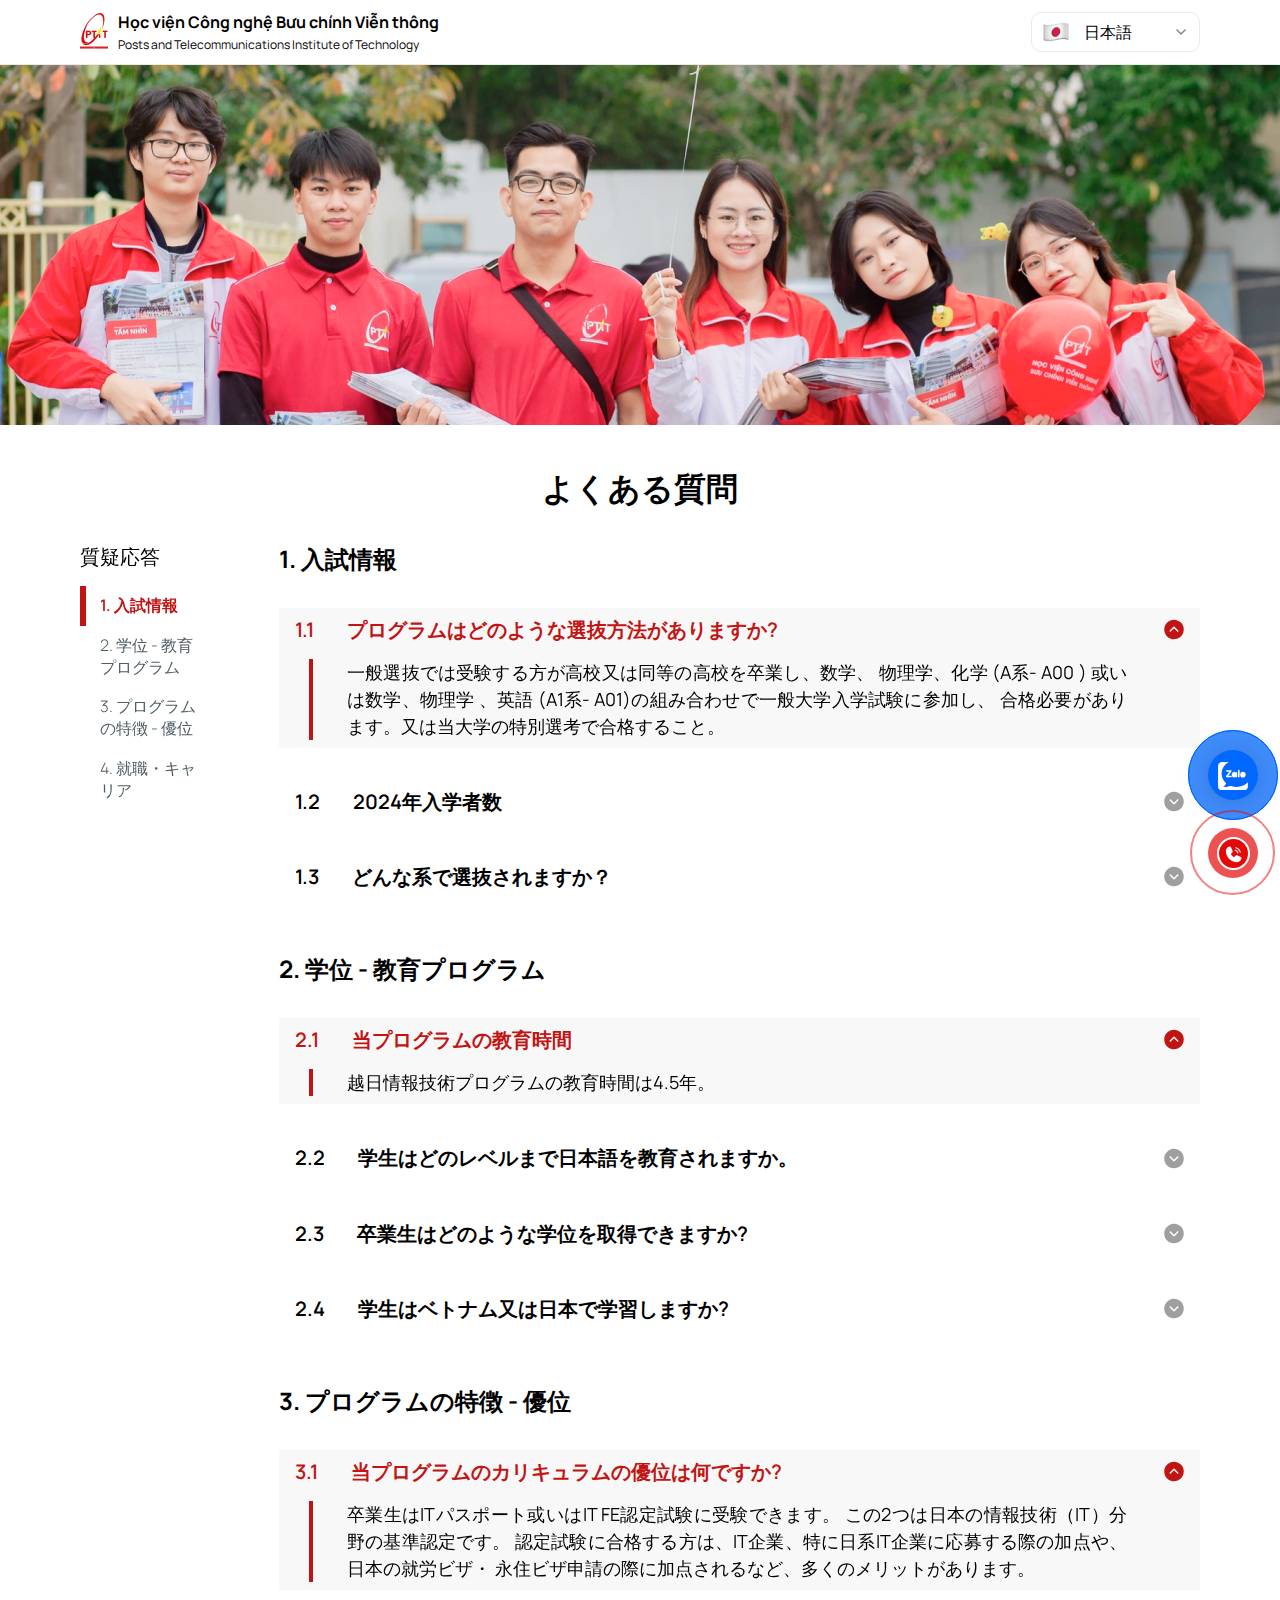
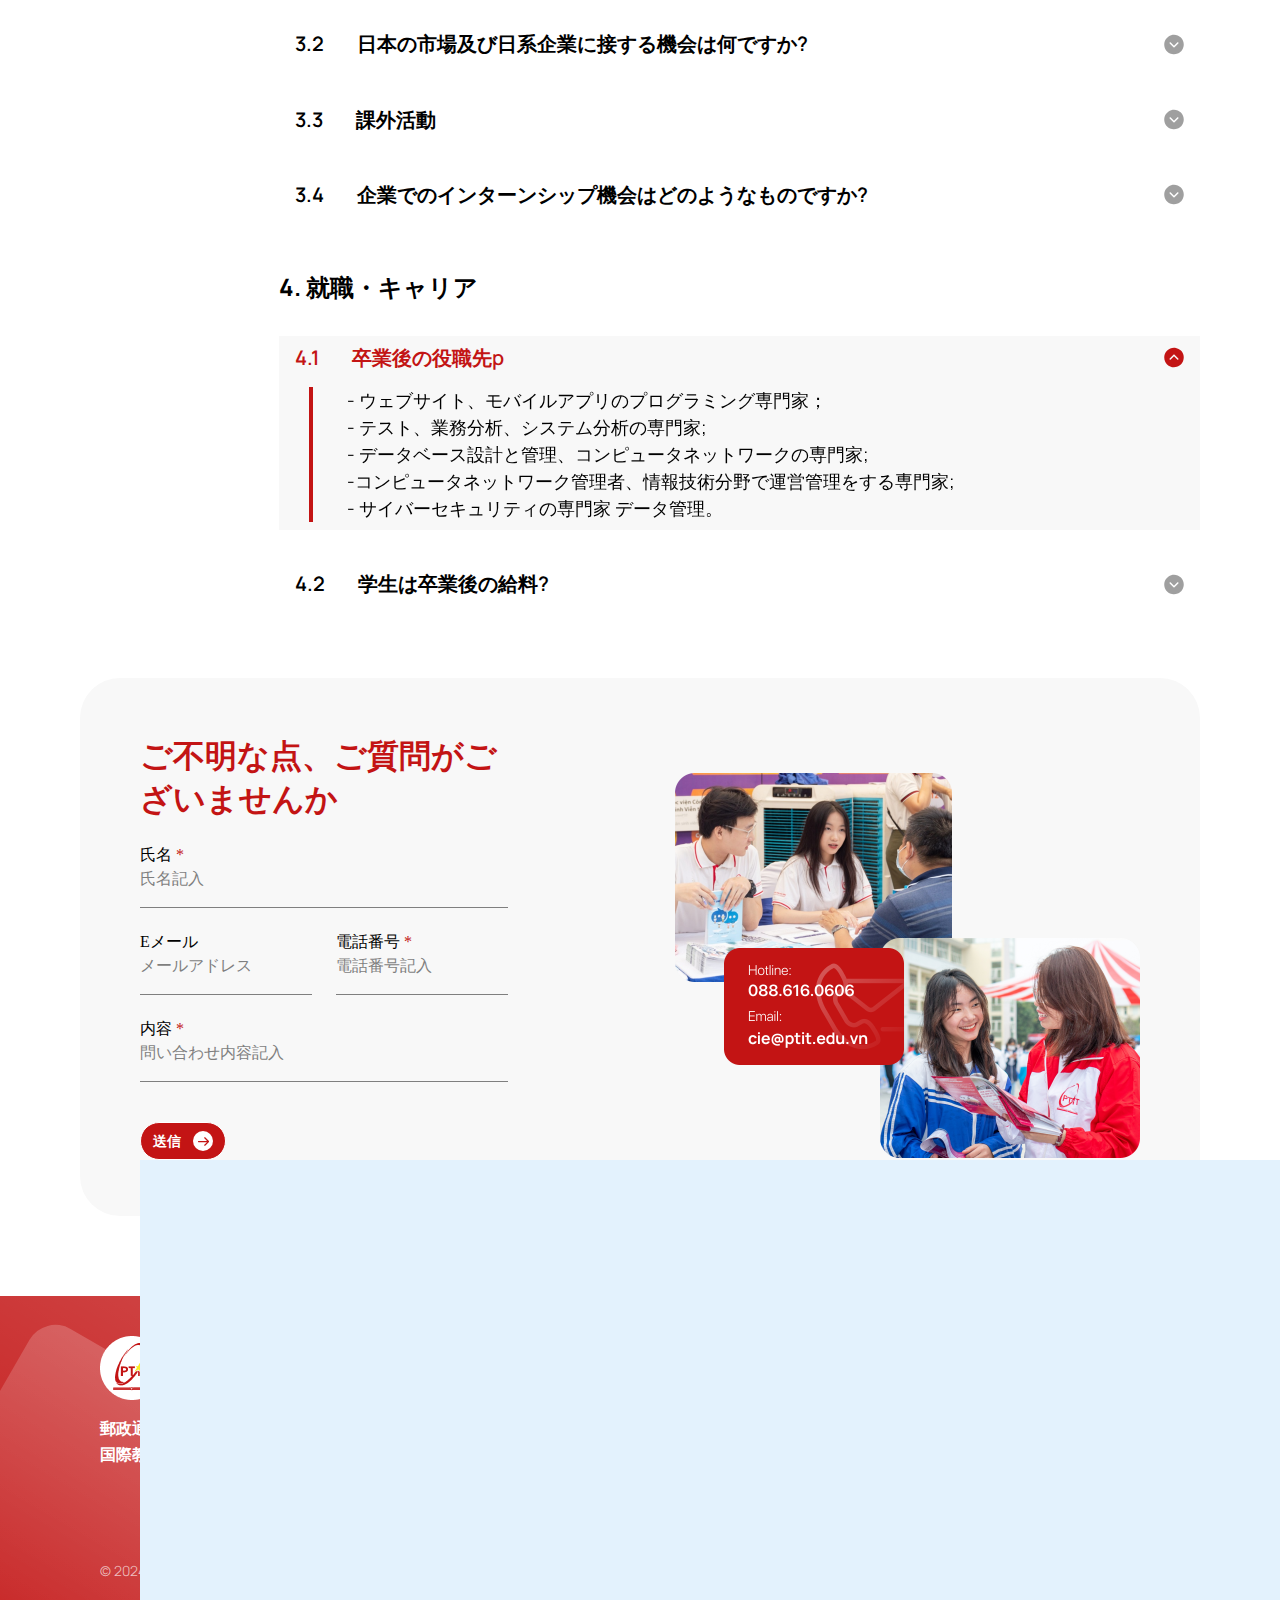
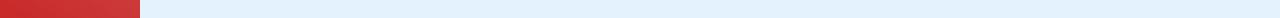
<file: FAQS-jp.html>
<!-- <?php

require './PHPMailer-master/src/Exception.php';
require './PHPMailer-master/src/PHPMailer.php';
require './PHPMailer-master/src/SMTP.php';

use PHPMailer\PHPMailer\PHPMailer;
use PHPMailer\PHPMailer\Exception;
use PHPMailer\PHPMailer\SMTP;

if ($_POST) {
    try {
        $mail = new PHPMailer(true);

        // Cấu hình SMTP
        $mail->SMTPDebug = 0; // Tắt debug khi không cần thiết
        $mail->isSMTP();
        $mail->SMTPAuth = true;
        $mail->Host = "smtp.gmail.com";
        $mail->SMTPSecure = 'ssl';
        $mail->Port = 465;
        $mail->Username = "dmon70998@gmail.com";
        $mail->Password = "fllg sjue mayg fpwb";
        $mail->setFrom("dmon70998@gmail.com", "VN-JP Landing Pages");
        $mail->addAddress("cie@ptit.edu.vn", "CIE-PTIT");
        $mail->isHTML(true);

        // Kiểm tra hành động gửi thông tin cá nhân
        if (isset($_POST['action']) && $_POST['action'] == 'Submit Info') {
            $name = $_POST["name"];
            $email = $_POST["email"];
            $phone = $_POST["phone"];
            $content = $_POST["content"];
            $message = "Họ Và Tên: $name<br>Email: $email<br>Số Điện Thoại: $phone<br>Nội dung: $content";
            $subject = "New Submission";
            $mail->Body = $message;
            $mail->Subject = $subject;
            $mail->send();
            // echo "Information has been sent";
        }

        // Kiểm tra hành động gửi email
        if (isset($_POST['action']) && $_POST['action'] == 'Submit Email') {
            $userEmail = $_POST["user_email"];
            $message = "User Email: $userEmail";
            $subject = "New Email Registration";
            $mail->Body = $message;
            $mail->Subject = $subject;
            $mail->send();
            // echo "Email has been sent";
        }

    } catch (Exception $e) {
        echo "Message could not be sent. Mailer Error: {$mail->ErrorInfo}";
    }
}

?>  -->

<!DOCTYPE html>
<html lang="en">
  <head>
    <meta charset="UTF-8" />
    <meta name="viewport" content="width=device-width, initial-scale=1.0" />
    <title>FAQS</title>

    <!-- Favicon -->
    <link
      rel="apple-touch-icon"
      sizes="57x57"
      href="./assets/favicon/apple-icon-57x57.png"
    />
    <link
      rel="apple-touch-icon"
      sizes="60x60"
      href="./assets/favicon/apple-icon-60x60.png"
    />
    <link
      rel="apple-touch-icon"
      sizes="72x72"
      href="./assets/favicon/apple-icon-72x72.png"
    />
    <link
      rel="apple-touch-icon"
      sizes="76x76"
      href="./assets/favicon/apple-icon-76x76.png"
    />
    <link
      rel="apple-touch-icon"
      sizes="114x114"
      href="./assets/favicon/apple-icon-114x114.png"
    />
    <link
      rel="apple-touch-icon"
      sizes="120x120"
      href="./assets/favicon/apple-icon-120x120.png"
    />
    <link
      rel="apple-touch-icon"
      sizes="144x144"
      href="./assets/favicon/apple-icon-144x144.png"
    />
    <link
      rel="apple-touch-icon"
      sizes="152x152"
      href="./assets/favicon/apple-icon-152x152.png"
    />
    <link
      rel="apple-touch-icon"
      sizes="180x180"
      href="./assets/favicon/apple-icon-180x180.png"
    />
    <link
      rel="icon"
      type="image/png"
      sizes="192x192"
      href="./assets/favicon/android-icon-192x192.png"
    />
    <link
      rel="icon"
      type="image/png"
      sizes="32x32"
      href="./assets/favicon/favicon-32x32.png"
    />
    <link
      rel="icon"
      type="image/png"
      sizes="96x96"
      href="./assets/favicon/favicon-96x96.png"
    />
    <link
      rel="icon"
      type="image/png"
      sizes="16x16"
      href="./assets/favicon/favicon-16x16.png"
    />
    <link rel="manifest" href="/manifest.json" />
    <meta name="msapplication-TileColor" content="#ffffff" />
    <meta
      name="msapplication-TileImage"
      content="./assets/favicon/ms-icon-144x144.png"
    />
    <meta name="theme-color" content="#ffffff" />

    <!-- Reset CSS -->
    <link rel="stylesheet" href="./assets/css/reset.css" />

    <!-- Styles CSS -->
    <link rel="stylesheet" href="./assets/css/FAQS-jp.css" />

    <!-- Responsive CSS -->
    <link rel="stylesheet" href="./assets/css/FAQS-jp-responsive.css" />

    <!-- Grid CSS -->
    <link rel="stylesheet" href="./assets/css/grid.css" />

    <!-- Embed Font -->
    <link rel="preconnect" href="https://fonts.googleapis.com" />
    <link rel="preconnect" href="https://fonts.gstatic.com" crossorigin />
    <link
      href="https://fonts.googleapis.com/css2?family=Manrope:wght@200..800&display=swap"
      rel="stylesheet"
    />
    <link
      href="https://fonts.cdnfonts.com/css/sf-pro-display"
      rel="stylesheet"
    />
  </head>
  <body>
    <header class="header">
      <div class="main-content">
        <div class="header--top">
          <div class="logo--block">
            <a href="jp-main.html">
              <img src="./assets/img/logo.png" alt="" class="logo" />
            </a>
            <div class="logo--content">
              <h2 class="logo__heading hide-on-mobile">
                Học viện Công nghệ Bưu chính Viễn thông
              </h2>
              <p class="logo__desc hide-on-mobile">
                Posts and Telecommunications Institute of Technology
              </p>
            </div>
          </div>
          <div class="dropdown">
            <div class="language--block">
              <img src="./assets/img/jp-flag.svg" alt="" class="selectedImg" />
              <p class="select">日本語</p>
              <svg
                width="16"
                height="16"
                viewBox="0 0 16 16"
                fill="none"
                xmlns="http://www.w3.org/2000/svg"
              >
                <path
                  fill-rule="evenodd"
                  clip-rule="evenodd"
                  d="M12.4713 5.52859C12.7317 5.78894 12.7317 6.21105 12.4713 6.4714L8.47132 10.4714C8.21097 10.7317 7.78886 10.7317 7.52851 10.4714L3.52851 6.4714C3.26816 6.21105 3.26816 5.78894 3.52851 5.52859C3.78886 5.26824 4.21097 5.26824 4.47132 5.52859L7.99992 9.05719L11.5285 5.52859C11.7889 5.26824 12.211 5.26824 12.4713 5.52859Z"
                  fill="#7F7F7F"
                />
              </svg>
            </div>

            <div class="dropdown--list">
              <a href="FAQS-jp.html" class="dropdown--item">
                <img
                  src="./assets/img/jp-flag.svg"
                  alt=""
                  class="language__img"
                />
                <p class="language">日本語</p>
              </a>
              <a
                href="FAQS-vn.html"
                class="dropdown--item dropdown--item__active"
              >
                <img src="./assets/img/flag.png" alt="" class="language__img" />
                <p class="language">Tiếng Việt</p>
              </a>
              <a
                href="FAQS-en.html"
                class="dropdown--item dropdown--item__active"
              >
                <img
                  src="./assets/img/en-flag.svg"
                  alt=""
                  class="language__img"
                />
                <p class="language">English</p>
              </a>
            </div>
          </div>
        </div>
      </div>

      <div class="hotline-phone-ring-wrap">
        <div class="hotline-phone-ring">
          <div class="hotline-phone-ring-circle"></div>
          <div class="hotline-phone-ring-circle-fill"></div>
          <div class="hotline-phone-ring-img-circle">
            <a href="tel:088 616 0606" class="pps-btn-img">
              <img
                src="./assets/img/call-now.svg"
                alt="Gọi điện thoại"
                width="50"
              />
            </a>
          </div>
        </div>
        <div class="hotline-bar hide-on-mobile">
          <a href="tel:088 616 0606">
            <span class="text-hotline">GỌI NGAY HOTLINE</span>
            <span class="text-hotline">088 616 0606</span>
          </a>
        </div>
      </div>
    </header>

    <main>
      <div class="main-body">
        <div class="faq__img--block">
          <img src="./assets/img/header-faqs.png" alt="" class="faq__img" />
        </div>

        <div class="main-content">
          <h1 class="main-heading">よくある質問</h1>
          <div class="question">
            <div class="ques-sidebar hide-on-mobile">
              <h2 class="ques-sidebar__heading">質疑応答</h2>
              <ul class="ques-list">
                <li class="ques-item">
                  <a
                    href="#conditional"
                    class="ques-item__active"
                    onclick="changeColor(this)"
                    >1. 入試情報
                  </a>
                </li>
                <li class="ques-item">
                  <a href="#information" onclick="changeColor(this)"
                    >2. 学位 - 教育プログラム</a
                  >
                </li>
                <li class="ques-item">
                  <a href="#training" onclick="changeColor(this)"
                    >3. プログラムの特徴 - 優位</a
                  >
                </li>
                <li class="ques-item">
                  <a href="#quality" onclick="changeColor(this)"
                    >4. 就職・キャリア</a
                  >
                </li>
                <!-- <li class="ques-item">
                  <a href="#search" onclick="changeColor(this)"
                    >5. Tra cứu thông tin</a
                  >
                </li>  -->
              </ul>
            </div>

            <div class="total-question">
              <div class="main-ques">
                <div class="main-ques__content" id="conditional">
                  <div class="ques__heading--block">
                    <h2 class="main-ques__heading main-ques__heading--active">
                      1. 入試情報
                    </h2>
                  </div>
                  <div class="faq--block faq--block--active">
                    <div class="faq">
                      <div class="accordion accordion-clicked">
                        <div class="faq__heading">
                          <h3>1.1</h3>
                          <h3>プログラムはどのような選抜方法がありますか?</h3>
                        </div>

                        <svg
                          class="faq__icon faq__icon--rotate"
                          width="20"
                          height="21"
                          viewBox="0 0 20 21"
                          fill="none"
                          xmlns="http://www.w3.org/2000/svg"
                        >
                          <path
                            d="M10 0.75C8.07164 0.75 6.18657 1.32183 4.58319 2.39317C2.97982 3.46451 1.73013 4.98726 0.992179 6.76884C0.254225 8.55042 0.061142 10.5108 0.437348 12.4021C0.813554 14.2934 1.74215 16.0307 3.10571 17.3943C4.46928 18.7579 6.20656 19.6865 8.09787 20.0627C9.98919 20.4389 11.9496 20.2458 13.7312 19.5078C15.5127 18.7699 17.0355 17.5202 18.1068 15.9168C19.1782 14.3134 19.75 12.4284 19.75 10.5C19.7473 7.91498 18.7192 5.43661 16.8913 3.60872C15.0634 1.78084 12.585 0.75273 10 0.75ZM14.2806 9.53063L10.5306 13.2806C10.461 13.3504 10.3783 13.4057 10.2872 13.4434C10.1962 13.4812 10.0986 13.5006 10 13.5006C9.90144 13.5006 9.80385 13.4812 9.7128 13.4434C9.62175 13.4057 9.53903 13.3504 9.46938 13.2806L5.71938 9.53063C5.57865 9.38989 5.49959 9.19902 5.49959 9C5.49959 8.80098 5.57865 8.61011 5.71938 8.46937C5.86011 8.32864 6.05098 8.24958 6.25 8.24958C6.44903 8.24958 6.6399 8.32864 6.78063 8.46937L10 11.6897L13.2194 8.46937C13.2891 8.39969 13.3718 8.34442 13.4628 8.3067C13.5539 8.26899 13.6515 8.24958 13.75 8.24958C13.8486 8.24958 13.9461 8.26899 14.0372 8.3067C14.1282 8.34442 14.2109 8.39969 14.2806 8.46937C14.3503 8.53906 14.4056 8.62178 14.4433 8.71283C14.481 8.80387 14.5004 8.90145 14.5004 9C14.5004 9.09855 14.481 9.19613 14.4433 9.28717C14.4056 9.37822 14.3503 9.46094 14.2806 9.53063Z"
                            fill="#9F9F9F"
                          />
                        </svg>
                      </div>
                      <div class="pannel pannel-open">
                        <p>
                          一般選抜では受験する方が高校又は同等の高校を卒業し、数学、
                          物理学、化学 (A系- A00 ) 或いは数学、物理学 、英語
                          (A1系- A01)の組み合わせで一般大学入学試験に参加し、
                          合格必要があります。又は当大学の特別選考で合格すること。
                        </p>
                      </div>
                    </div>

                    <div class="faq">
                      <div class="accordion">
                        <div class="faq__heading">
                          <h3>1.2</h3>
                          <h3>2024年入学者数</h3>
                        </div>
                        <svg
                          class="faq__icon"
                          width="20"
                          height="21"
                          viewBox="0 0 20 21"
                          fill="none"
                          xmlns="http://www.w3.org/2000/svg"
                        >
                          <path
                            d="M10 0.75C8.07164 0.75 6.18657 1.32183 4.58319 2.39317C2.97982 3.46451 1.73013 4.98726 0.992179 6.76884C0.254225 8.55042 0.061142 10.5108 0.437348 12.4021C0.813554 14.2934 1.74215 16.0307 3.10571 17.3943C4.46928 18.7579 6.20656 19.6865 8.09787 20.0627C9.98919 20.4389 11.9496 20.2458 13.7312 19.5078C15.5127 18.7699 17.0355 17.5202 18.1068 15.9168C19.1782 14.3134 19.75 12.4284 19.75 10.5C19.7473 7.91498 18.7192 5.43661 16.8913 3.60872C15.0634 1.78084 12.585 0.75273 10 0.75ZM14.2806 9.53063L10.5306 13.2806C10.461 13.3504 10.3783 13.4057 10.2872 13.4434C10.1962 13.4812 10.0986 13.5006 10 13.5006C9.90144 13.5006 9.80385 13.4812 9.7128 13.4434C9.62175 13.4057 9.53903 13.3504 9.46938 13.2806L5.71938 9.53063C5.57865 9.38989 5.49959 9.19902 5.49959 9C5.49959 8.80098 5.57865 8.61011 5.71938 8.46937C5.86011 8.32864 6.05098 8.24958 6.25 8.24958C6.44903 8.24958 6.6399 8.32864 6.78063 8.46937L10 11.6897L13.2194 8.46937C13.2891 8.39969 13.3718 8.34442 13.4628 8.3067C13.5539 8.26899 13.6515 8.24958 13.75 8.24958C13.8486 8.24958 13.9461 8.26899 14.0372 8.3067C14.1282 8.34442 14.2109 8.39969 14.2806 8.46937C14.3503 8.53906 14.4056 8.62178 14.4433 8.71283C14.481 8.80387 14.5004 8.90145 14.5004 9C14.5004 9.09855 14.481 9.19613 14.4433 9.28717C14.4056 9.37822 14.3503 9.46094 14.2806 9.53063Z"
                            fill="#9F9F9F"
                          />
                        </svg>
                      </div>
                      <div class="pannel">
                        <p>当プログラムの2024 年の入学者数は100 名です。</p>
                      </div>
                    </div>

                    <div class="faq">
                      <div class="accordion">
                        <div class="faq__heading">
                          <h3>1.3</h3>
                          <h3>どんな系で選抜されますか？</h3>
                        </div>
                        <svg
                          class="faq__icon"
                          width="20"
                          height="21"
                          viewBox="0 0 20 21"
                          fill="none"
                          xmlns="http://www.w3.org/2000/svg"
                        >
                          <path
                            d="M10 0.75C8.07164 0.75 6.18657 1.32183 4.58319 2.39317C2.97982 3.46451 1.73013 4.98726 0.992179 6.76884C0.254225 8.55042 0.061142 10.5108 0.437348 12.4021C0.813554 14.2934 1.74215 16.0307 3.10571 17.3943C4.46928 18.7579 6.20656 19.6865 8.09787 20.0627C9.98919 20.4389 11.9496 20.2458 13.7312 19.5078C15.5127 18.7699 17.0355 17.5202 18.1068 15.9168C19.1782 14.3134 19.75 12.4284 19.75 10.5C19.7473 7.91498 18.7192 5.43661 16.8913 3.60872C15.0634 1.78084 12.585 0.75273 10 0.75ZM14.2806 9.53063L10.5306 13.2806C10.461 13.3504 10.3783 13.4057 10.2872 13.4434C10.1962 13.4812 10.0986 13.5006 10 13.5006C9.90144 13.5006 9.80385 13.4812 9.7128 13.4434C9.62175 13.4057 9.53903 13.3504 9.46938 13.2806L5.71938 9.53063C5.57865 9.38989 5.49959 9.19902 5.49959 9C5.49959 8.80098 5.57865 8.61011 5.71938 8.46937C5.86011 8.32864 6.05098 8.24958 6.25 8.24958C6.44903 8.24958 6.6399 8.32864 6.78063 8.46937L10 11.6897L13.2194 8.46937C13.2891 8.39969 13.3718 8.34442 13.4628 8.3067C13.5539 8.26899 13.6515 8.24958 13.75 8.24958C13.8486 8.24958 13.9461 8.26899 14.0372 8.3067C14.1282 8.34442 14.2109 8.39969 14.2806 8.46937C14.3503 8.53906 14.4056 8.62178 14.4433 8.71283C14.481 8.80387 14.5004 8.90145 14.5004 9C14.5004 9.09855 14.481 9.19613 14.4433 9.28717C14.4056 9.37822 14.3503 9.46094 14.2806 9.53063Z"
                            fill="#9F9F9F"
                          />
                        </svg>
                      </div>
                      <div class="pannel">
                        <p>
                          数学、物理学、化学 (A系- A00 )
                          或いは数学、物理学、英語 (A1系- A01)の組み合わせ。
                        </p>
                      </div>
                    </div>
                    <!-- 
                    <div class="faq">
                      <div class="accordion">
                        <div class="faq__heading">
                          <h3>1.4</h3>
                          <h3>
                            
                          </h3>
                        </div>
                        <svg
                          class="faq__icon"
                          width="20"
                          height="21"
                          viewBox="0 0 20 21"
                          fill="none"
                          xmlns="http://www.w3.org/2000/svg"
                        >
                          <path
                            d="M10 0.75C8.07164 0.75 6.18657 1.32183 4.58319 2.39317C2.97982 3.46451 1.73013 4.98726 0.992179 6.76884C0.254225 8.55042 0.061142 10.5108 0.437348 12.4021C0.813554 14.2934 1.74215 16.0307 3.10571 17.3943C4.46928 18.7579 6.20656 19.6865 8.09787 20.0627C9.98919 20.4389 11.9496 20.2458 13.7312 19.5078C15.5127 18.7699 17.0355 17.5202 18.1068 15.9168C19.1782 14.3134 19.75 12.4284 19.75 10.5C19.7473 7.91498 18.7192 5.43661 16.8913 3.60872C15.0634 1.78084 12.585 0.75273 10 0.75ZM14.2806 9.53063L10.5306 13.2806C10.461 13.3504 10.3783 13.4057 10.2872 13.4434C10.1962 13.4812 10.0986 13.5006 10 13.5006C9.90144 13.5006 9.80385 13.4812 9.7128 13.4434C9.62175 13.4057 9.53903 13.3504 9.46938 13.2806L5.71938 9.53063C5.57865 9.38989 5.49959 9.19902 5.49959 9C5.49959 8.80098 5.57865 8.61011 5.71938 8.46937C5.86011 8.32864 6.05098 8.24958 6.25 8.24958C6.44903 8.24958 6.6399 8.32864 6.78063 8.46937L10 11.6897L13.2194 8.46937C13.2891 8.39969 13.3718 8.34442 13.4628 8.3067C13.5539 8.26899 13.6515 8.24958 13.75 8.24958C13.8486 8.24958 13.9461 8.26899 14.0372 8.3067C14.1282 8.34442 14.2109 8.39969 14.2806 8.46937C14.3503 8.53906 14.4056 8.62178 14.4433 8.71283C14.481 8.80387 14.5004 8.90145 14.5004 9C14.5004 9.09855 14.481 9.19613 14.4433 9.28717C14.4056 9.37822 14.3503 9.46094 14.2806 9.53063Z"
                            fill="#9F9F9F"
                          />
                        </svg>
                      </div>
                      <div class="pannel">
                        <p>
                          Các thí sinh cần tốt nghiệp THPT hoặc tương đương,
                          tham dự và trúng tuyển trong kỳ tuyển<br
                            class="hide-on-mobile"
                          />
                          sinh đại học hệ chính quy với Tổ hợp xét tuyển: Toán,
                          Lý, Hóa (A00 - khối A); hoặc Toán, Lý, Anh
                          <br class="hide-on-mobile" />
                          (A01 - khối A1) hoặc các phương án xét tuyển riêng của
                          Học viện
                        </p>
                      </div>
                    </div>

                    <div class="faq">
                      <div class="accordion">
                        <div class="faq__heading">
                          <h3>1.5</h3>
                          <h3>
                            Học sinh tham gia xét tuyển Chương trình cần đáp ứng
                            điều kiện gì?
                          </h3>
                        </div>
                        <svg
                          class="faq__icon"
                          width="20"
                          height="21"
                          viewBox="0 0 20 21"
                          fill="none"
                          xmlns="http://www.w3.org/2000/svg"
                        >
                          <path
                            d="M10 0.75C8.07164 0.75 6.18657 1.32183 4.58319 2.39317C2.97982 3.46451 1.73013 4.98726 0.992179 6.76884C0.254225 8.55042 0.061142 10.5108 0.437348 12.4021C0.813554 14.2934 1.74215 16.0307 3.10571 17.3943C4.46928 18.7579 6.20656 19.6865 8.09787 20.0627C9.98919 20.4389 11.9496 20.2458 13.7312 19.5078C15.5127 18.7699 17.0355 17.5202 18.1068 15.9168C19.1782 14.3134 19.75 12.4284 19.75 10.5C19.7473 7.91498 18.7192 5.43661 16.8913 3.60872C15.0634 1.78084 12.585 0.75273 10 0.75ZM14.2806 9.53063L10.5306 13.2806C10.461 13.3504 10.3783 13.4057 10.2872 13.4434C10.1962 13.4812 10.0986 13.5006 10 13.5006C9.90144 13.5006 9.80385 13.4812 9.7128 13.4434C9.62175 13.4057 9.53903 13.3504 9.46938 13.2806L5.71938 9.53063C5.57865 9.38989 5.49959 9.19902 5.49959 9C5.49959 8.80098 5.57865 8.61011 5.71938 8.46937C5.86011 8.32864 6.05098 8.24958 6.25 8.24958C6.44903 8.24958 6.6399 8.32864 6.78063 8.46937L10 11.6897L13.2194 8.46937C13.2891 8.39969 13.3718 8.34442 13.4628 8.3067C13.5539 8.26899 13.6515 8.24958 13.75 8.24958C13.8486 8.24958 13.9461 8.26899 14.0372 8.3067C14.1282 8.34442 14.2109 8.39969 14.2806 8.46937C14.3503 8.53906 14.4056 8.62178 14.4433 8.71283C14.481 8.80387 14.5004 8.90145 14.5004 9C14.5004 9.09855 14.481 9.19613 14.4433 9.28717C14.4056 9.37822 14.3503 9.46094 14.2806 9.53063Z"
                            fill="#9F9F9F"
                          />
                        </svg>
                      </div>
                      <div class="pannel">
                        <p>
                          Các thí sinh cần tốt nghiệp THPT hoặc tương đương,
                          tham dự và trúng tuyển trong kỳ tuyển<br
                            class="hide-on-mobile"
                          />
                          sinh đại học hệ chính quy với Tổ hợp xét tuyển: Toán,
                          Lý, Hóa (A00 - khối A); hoặc Toán, Lý, Anh
                          <br class="hide-on-mobile" />
                          (A01 - khối A1) hoặc các phương án xét tuyển riêng của
                          Học viện
                        </p>
                      </div>
                    </div>

                    <div class="faq">
                      <div class="accordion">
                        <div class="faq__heading">
                          <h3>1.6</h3>
                          <h3>
                            Học sinh tham gia xét tuyển Chương trình cần đáp ứng
                            điều kiện gì?
                          </h3>
                        </div>
                        <svg
                          class="faq__icon"
                          width="20"
                          height="21"
                          viewBox="0 0 20 21"
                          fill="none"
                          xmlns="http://www.w3.org/2000/svg"
                        >
                          <path
                            d="M10 0.75C8.07164 0.75 6.18657 1.32183 4.58319 2.39317C2.97982 3.46451 1.73013 4.98726 0.992179 6.76884C0.254225 8.55042 0.061142 10.5108 0.437348 12.4021C0.813554 14.2934 1.74215 16.0307 3.10571 17.3943C4.46928 18.7579 6.20656 19.6865 8.09787 20.0627C9.98919 20.4389 11.9496 20.2458 13.7312 19.5078C15.5127 18.7699 17.0355 17.5202 18.1068 15.9168C19.1782 14.3134 19.75 12.4284 19.75 10.5C19.7473 7.91498 18.7192 5.43661 16.8913 3.60872C15.0634 1.78084 12.585 0.75273 10 0.75ZM14.2806 9.53063L10.5306 13.2806C10.461 13.3504 10.3783 13.4057 10.2872 13.4434C10.1962 13.4812 10.0986 13.5006 10 13.5006C9.90144 13.5006 9.80385 13.4812 9.7128 13.4434C9.62175 13.4057 9.53903 13.3504 9.46938 13.2806L5.71938 9.53063C5.57865 9.38989 5.49959 9.19902 5.49959 9C5.49959 8.80098 5.57865 8.61011 5.71938 8.46937C5.86011 8.32864 6.05098 8.24958 6.25 8.24958C6.44903 8.24958 6.6399 8.32864 6.78063 8.46937L10 11.6897L13.2194 8.46937C13.2891 8.39969 13.3718 8.34442 13.4628 8.3067C13.5539 8.26899 13.6515 8.24958 13.75 8.24958C13.8486 8.24958 13.9461 8.26899 14.0372 8.3067C14.1282 8.34442 14.2109 8.39969 14.2806 8.46937C14.3503 8.53906 14.4056 8.62178 14.4433 8.71283C14.481 8.80387 14.5004 8.90145 14.5004 9C14.5004 9.09855 14.481 9.19613 14.4433 9.28717C14.4056 9.37822 14.3503 9.46094 14.2806 9.53063Z"
                            fill="#9F9F9F"
                          />
                        </svg>
                      </div>
                      <div class="pannel">
                        <p>
                          Các thí sinh cần tốt nghiệp THPT hoặc tương đương,
                          tham dự và trúng tuyển trong kỳ tuyển<br
                            class="hide-on-mobile"
                          />
                          sinh đại học hệ chính quy với Tổ hợp xét tuyển: Toán,
                          Lý, Hóa (A00 - khối A); hoặc Toán, Lý, Anh
                          <br class="hide-on-mobile" />
                          (A01 - khối A1) hoặc các phương án xét tuyển riêng của
                          Học viện
                        </p>
                      </div>
                    </div> -->
                  </div>
                </div>

                <div class="main-ques__content" id="information">
                  <div class="ques__heading--block">
                    <h2 class="main-ques__heading">2. 学位 - 教育プログラム</h2>
                  </div>
                  <div class="faq--block">
                    <div class="faq">
                      <div class="accordion accordion-clicked">
                        <div class="faq__heading">
                          <h3>2.1</h3>
                          <h3>当プログラムの教育時間</h3>
                        </div>

                        <svg
                          class="faq__icon faq__icon--rotate"
                          width="20"
                          height="21"
                          viewBox="0 0 20 21"
                          fill="none"
                          xmlns="http://www.w3.org/2000/svg"
                        >
                          <path
                            d="M10 0.75C8.07164 0.75 6.18657 1.32183 4.58319 2.39317C2.97982 3.46451 1.73013 4.98726 0.992179 6.76884C0.254225 8.55042 0.061142 10.5108 0.437348 12.4021C0.813554 14.2934 1.74215 16.0307 3.10571 17.3943C4.46928 18.7579 6.20656 19.6865 8.09787 20.0627C9.98919 20.4389 11.9496 20.2458 13.7312 19.5078C15.5127 18.7699 17.0355 17.5202 18.1068 15.9168C19.1782 14.3134 19.75 12.4284 19.75 10.5C19.7473 7.91498 18.7192 5.43661 16.8913 3.60872C15.0634 1.78084 12.585 0.75273 10 0.75ZM14.2806 9.53063L10.5306 13.2806C10.461 13.3504 10.3783 13.4057 10.2872 13.4434C10.1962 13.4812 10.0986 13.5006 10 13.5006C9.90144 13.5006 9.80385 13.4812 9.7128 13.4434C9.62175 13.4057 9.53903 13.3504 9.46938 13.2806L5.71938 9.53063C5.57865 9.38989 5.49959 9.19902 5.49959 9C5.49959 8.80098 5.57865 8.61011 5.71938 8.46937C5.86011 8.32864 6.05098 8.24958 6.25 8.24958C6.44903 8.24958 6.6399 8.32864 6.78063 8.46937L10 11.6897L13.2194 8.46937C13.2891 8.39969 13.3718 8.34442 13.4628 8.3067C13.5539 8.26899 13.6515 8.24958 13.75 8.24958C13.8486 8.24958 13.9461 8.26899 14.0372 8.3067C14.1282 8.34442 14.2109 8.39969 14.2806 8.46937C14.3503 8.53906 14.4056 8.62178 14.4433 8.71283C14.481 8.80387 14.5004 8.90145 14.5004 9C14.5004 9.09855 14.481 9.19613 14.4433 9.28717C14.4056 9.37822 14.3503 9.46094 14.2806 9.53063Z"
                            fill="#9F9F9F"
                          />
                        </svg>
                      </div>
                      <div class="pannel pannel-open">
                        <p>越日情報技術プログラムの教育時間は4.5年。</p>
                      </div>
                    </div>

                    <div class="faq">
                      <div class="accordion">
                        <div class="faq__heading">
                          <h3>2.2</h3>
                          <h3>学生はどのレベルまで日本語を教育されますか。</h3>
                        </div>
                        <svg
                          class="faq__icon"
                          width="20"
                          height="21"
                          viewBox="0 0 20 21"
                          fill="none"
                          xmlns="http://www.w3.org/2000/svg"
                        >
                          <path
                            d="M10 0.75C8.07164 0.75 6.18657 1.32183 4.58319 2.39317C2.97982 3.46451 1.73013 4.98726 0.992179 6.76884C0.254225 8.55042 0.061142 10.5108 0.437348 12.4021C0.813554 14.2934 1.74215 16.0307 3.10571 17.3943C4.46928 18.7579 6.20656 19.6865 8.09787 20.0627C9.98919 20.4389 11.9496 20.2458 13.7312 19.5078C15.5127 18.7699 17.0355 17.5202 18.1068 15.9168C19.1782 14.3134 19.75 12.4284 19.75 10.5C19.7473 7.91498 18.7192 5.43661 16.8913 3.60872C15.0634 1.78084 12.585 0.75273 10 0.75ZM14.2806 9.53063L10.5306 13.2806C10.461 13.3504 10.3783 13.4057 10.2872 13.4434C10.1962 13.4812 10.0986 13.5006 10 13.5006C9.90144 13.5006 9.80385 13.4812 9.7128 13.4434C9.62175 13.4057 9.53903 13.3504 9.46938 13.2806L5.71938 9.53063C5.57865 9.38989 5.49959 9.19902 5.49959 9C5.49959 8.80098 5.57865 8.61011 5.71938 8.46937C5.86011 8.32864 6.05098 8.24958 6.25 8.24958C6.44903 8.24958 6.6399 8.32864 6.78063 8.46937L10 11.6897L13.2194 8.46937C13.2891 8.39969 13.3718 8.34442 13.4628 8.3067C13.5539 8.26899 13.6515 8.24958 13.75 8.24958C13.8486 8.24958 13.9461 8.26899 14.0372 8.3067C14.1282 8.34442 14.2109 8.39969 14.2806 8.46937C14.3503 8.53906 14.4056 8.62178 14.4433 8.71283C14.481 8.80387 14.5004 8.90145 14.5004 9C14.5004 9.09855 14.481 9.19613 14.4433 9.28717C14.4056 9.37822 14.3503 9.46094 14.2806 9.53063Z"
                            fill="#9F9F9F"
                          />
                        </svg>
                      </div>
                      <div class="pannel">
                        <p>卒業まで日本語能力試験N3相当レベルに到達します。</p>
                      </div>
                    </div>

                    <div class="faq">
                      <div class="accordion">
                        <div class="faq__heading">
                          <h3>2.3</h3>
                          <h3>卒業生はどのような学位を取得できますか?</h3>
                        </div>
                        <svg
                          class="faq__icon"
                          width="20"
                          height="21"
                          viewBox="0 0 20 21"
                          fill="none"
                          xmlns="http://www.w3.org/2000/svg"
                        >
                          <path
                            d="M10 0.75C8.07164 0.75 6.18657 1.32183 4.58319 2.39317C2.97982 3.46451 1.73013 4.98726 0.992179 6.76884C0.254225 8.55042 0.061142 10.5108 0.437348 12.4021C0.813554 14.2934 1.74215 16.0307 3.10571 17.3943C4.46928 18.7579 6.20656 19.6865 8.09787 20.0627C9.98919 20.4389 11.9496 20.2458 13.7312 19.5078C15.5127 18.7699 17.0355 17.5202 18.1068 15.9168C19.1782 14.3134 19.75 12.4284 19.75 10.5C19.7473 7.91498 18.7192 5.43661 16.8913 3.60872C15.0634 1.78084 12.585 0.75273 10 0.75ZM14.2806 9.53063L10.5306 13.2806C10.461 13.3504 10.3783 13.4057 10.2872 13.4434C10.1962 13.4812 10.0986 13.5006 10 13.5006C9.90144 13.5006 9.80385 13.4812 9.7128 13.4434C9.62175 13.4057 9.53903 13.3504 9.46938 13.2806L5.71938 9.53063C5.57865 9.38989 5.49959 9.19902 5.49959 9C5.49959 8.80098 5.57865 8.61011 5.71938 8.46937C5.86011 8.32864 6.05098 8.24958 6.25 8.24958C6.44903 8.24958 6.6399 8.32864 6.78063 8.46937L10 11.6897L13.2194 8.46937C13.2891 8.39969 13.3718 8.34442 13.4628 8.3067C13.5539 8.26899 13.6515 8.24958 13.75 8.24958C13.8486 8.24958 13.9461 8.26899 14.0372 8.3067C14.1282 8.34442 14.2109 8.39969 14.2806 8.46937C14.3503 8.53906 14.4056 8.62178 14.4433 8.71283C14.481 8.80387 14.5004 8.90145 14.5004 9C14.5004 9.09855 14.481 9.19613 14.4433 9.28717C14.4056 9.37822 14.3503 9.46094 14.2806 9.53063Z"
                            fill="#9F9F9F"
                          />
                        </svg>
                      </div>
                      <div class="pannel">
                        <p>
                          卒業生は、PTIT 大学が発行された日越 IT
                          エンジニアの学位を取得できます。
                        </p>
                      </div>
                    </div>

                    <div class="faq">
                      <div class="accordion">
                        <div class="faq__heading">
                          <h3>2.4</h3>
                          <h3>学生はベトナム又は日本で学習しますか?</h3>
                        </div>
                        <svg
                          class="faq__icon"
                          width="20"
                          height="21"
                          viewBox="0 0 20 21"
                          fill="none"
                          xmlns="http://www.w3.org/2000/svg"
                        >
                          <path
                            d="M10 0.75C8.07164 0.75 6.18657 1.32183 4.58319 2.39317C2.97982 3.46451 1.73013 4.98726 0.992179 6.76884C0.254225 8.55042 0.061142 10.5108 0.437348 12.4021C0.813554 14.2934 1.74215 16.0307 3.10571 17.3943C4.46928 18.7579 6.20656 19.6865 8.09787 20.0627C9.98919 20.4389 11.9496 20.2458 13.7312 19.5078C15.5127 18.7699 17.0355 17.5202 18.1068 15.9168C19.1782 14.3134 19.75 12.4284 19.75 10.5C19.7473 7.91498 18.7192 5.43661 16.8913 3.60872C15.0634 1.78084 12.585 0.75273 10 0.75ZM14.2806 9.53063L10.5306 13.2806C10.461 13.3504 10.3783 13.4057 10.2872 13.4434C10.1962 13.4812 10.0986 13.5006 10 13.5006C9.90144 13.5006 9.80385 13.4812 9.7128 13.4434C9.62175 13.4057 9.53903 13.3504 9.46938 13.2806L5.71938 9.53063C5.57865 9.38989 5.49959 9.19902 5.49959 9C5.49959 8.80098 5.57865 8.61011 5.71938 8.46937C5.86011 8.32864 6.05098 8.24958 6.25 8.24958C6.44903 8.24958 6.6399 8.32864 6.78063 8.46937L10 11.6897L13.2194 8.46937C13.2891 8.39969 13.3718 8.34442 13.4628 8.3067C13.5539 8.26899 13.6515 8.24958 13.75 8.24958C13.8486 8.24958 13.9461 8.26899 14.0372 8.3067C14.1282 8.34442 14.2109 8.39969 14.2806 8.46937C14.3503 8.53906 14.4056 8.62178 14.4433 8.71283C14.481 8.80387 14.5004 8.90145 14.5004 9C14.5004 9.09855 14.481 9.19613 14.4433 9.28717C14.4056 9.37822 14.3503 9.46094 14.2806 9.53063Z"
                            fill="#9F9F9F"
                          />
                        </svg>
                      </div>
                      <div class="pannel">
                        <p>
                          学生はベトナム、当大学で4年半学習します。
                          当プログラムでは、学生に日本の企業や大学などでのインターンシップ及び体験機会を提供します。
                        </p>
                      </div>
                    </div>
                  </div>
                </div>

                <div class="main-ques__content" id="training">
                  <div class="ques__heading--block">
                    <h2 class="main-ques__heading">
                      3. プログラムの特徴 - 優位
                    </h2>
                  </div>
                  <div class="faq--block">
                    <div class="faq">
                      <div class="accordion accordion-clicked">
                        <div class="faq__heading">
                          <h3>3.1</h3>
                          <h3>当プログラムのカリキュラムの優位は何ですか?</h3>
                        </div>

                        <svg
                          class="faq__icon faq__icon--rotate"
                          width="20"
                          height="21"
                          viewBox="0 0 20 21"
                          fill="none"
                          xmlns="http://www.w3.org/2000/svg"
                        >
                          <path
                            d="M10 0.75C8.07164 0.75 6.18657 1.32183 4.58319 2.39317C2.97982 3.46451 1.73013 4.98726 0.992179 6.76884C0.254225 8.55042 0.061142 10.5108 0.437348 12.4021C0.813554 14.2934 1.74215 16.0307 3.10571 17.3943C4.46928 18.7579 6.20656 19.6865 8.09787 20.0627C9.98919 20.4389 11.9496 20.2458 13.7312 19.5078C15.5127 18.7699 17.0355 17.5202 18.1068 15.9168C19.1782 14.3134 19.75 12.4284 19.75 10.5C19.7473 7.91498 18.7192 5.43661 16.8913 3.60872C15.0634 1.78084 12.585 0.75273 10 0.75ZM14.2806 9.53063L10.5306 13.2806C10.461 13.3504 10.3783 13.4057 10.2872 13.4434C10.1962 13.4812 10.0986 13.5006 10 13.5006C9.90144 13.5006 9.80385 13.4812 9.7128 13.4434C9.62175 13.4057 9.53903 13.3504 9.46938 13.2806L5.71938 9.53063C5.57865 9.38989 5.49959 9.19902 5.49959 9C5.49959 8.80098 5.57865 8.61011 5.71938 8.46937C5.86011 8.32864 6.05098 8.24958 6.25 8.24958C6.44903 8.24958 6.6399 8.32864 6.78063 8.46937L10 11.6897L13.2194 8.46937C13.2891 8.39969 13.3718 8.34442 13.4628 8.3067C13.5539 8.26899 13.6515 8.24958 13.75 8.24958C13.8486 8.24958 13.9461 8.26899 14.0372 8.3067C14.1282 8.34442 14.2109 8.39969 14.2806 8.46937C14.3503 8.53906 14.4056 8.62178 14.4433 8.71283C14.481 8.80387 14.5004 8.90145 14.5004 9C14.5004 9.09855 14.481 9.19613 14.4433 9.28717C14.4056 9.37822 14.3503 9.46094 14.2806 9.53063Z"
                            fill="#9F9F9F"
                          />
                        </svg>
                      </div>
                      <div class="pannel pannel-open">
                        <p>
                          卒業生はITパスポート或いはIT
                          FE認定試験に受験できます。
                          この2つは日本の情報技術（IT）分野の基準認定です。
                          認定試験に合格する方は、IT企業、特に日系IT企業に応募する際の加点や、日本の就労ビザ・
                          永住ビザ申請の際に加点されるなど、多くのメリットがあります。
                        </p>
                      </div>
                    </div>

                    <div class="faq">
                      <div class="accordion">
                        <div class="faq__heading">
                          <h3>3.2</h3>
                          <h3>日本の市場及び日系企業に接する機会は何ですか?</h3>
                        </div>

                        <svg
                          class="faq__icon"
                          width="20"
                          height="21"
                          viewBox="0 0 20 21"
                          fill="none"
                          xmlns="http://www.w3.org/2000/svg"
                        >
                          <path
                            d="M10 0.75C8.07164 0.75 6.18657 1.32183 4.58319 2.39317C2.97982 3.46451 1.73013 4.98726 0.992179 6.76884C0.254225 8.55042 0.061142 10.5108 0.437348 12.4021C0.813554 14.2934 1.74215 16.0307 3.10571 17.3943C4.46928 18.7579 6.20656 19.6865 8.09787 20.0627C9.98919 20.4389 11.9496 20.2458 13.7312 19.5078C15.5127 18.7699 17.0355 17.5202 18.1068 15.9168C19.1782 14.3134 19.75 12.4284 19.75 10.5C19.7473 7.91498 18.7192 5.43661 16.8913 3.60872C15.0634 1.78084 12.585 0.75273 10 0.75ZM14.2806 9.53063L10.5306 13.2806C10.461 13.3504 10.3783 13.4057 10.2872 13.4434C10.1962 13.4812 10.0986 13.5006 10 13.5006C9.90144 13.5006 9.80385 13.4812 9.7128 13.4434C9.62175 13.4057 9.53903 13.3504 9.46938 13.2806L5.71938 9.53063C5.57865 9.38989 5.49959 9.19902 5.49959 9C5.49959 8.80098 5.57865 8.61011 5.71938 8.46937C5.86011 8.32864 6.05098 8.24958 6.25 8.24958C6.44903 8.24958 6.6399 8.32864 6.78063 8.46937L10 11.6897L13.2194 8.46937C13.2891 8.39969 13.3718 8.34442 13.4628 8.3067C13.5539 8.26899 13.6515 8.24958 13.75 8.24958C13.8486 8.24958 13.9461 8.26899 14.0372 8.3067C14.1282 8.34442 14.2109 8.39969 14.2806 8.46937C14.3503 8.53906 14.4056 8.62178 14.4433 8.71283C14.481 8.80387 14.5004 8.90145 14.5004 9C14.5004 9.09855 14.481 9.19613 14.4433 9.28717C14.4056 9.37822 14.3503 9.46094 14.2806 9.53063Z"
                            fill="#9F9F9F"
                          />
                        </svg>
                      </div>
                      <div class="pannel">
                        <p>
                          当プログラムの学生は、日系企業の技術専門家により開催された各ワークショップに参加する機会があります。
                          さらに、学生は学習要件を満たしていれば、当大学の提携校に編入することができます。
                        </p>
                      </div>
                    </div>

                    <div class="faq">
                      <div class="accordion">
                        <div class="faq__heading">
                          <h3>3.3</h3>
                          <h3>課外活動</h3>
                        </div>

                        <svg
                          class="faq__icon"
                          width="20"
                          height="21"
                          viewBox="0 0 20 21"
                          fill="none"
                          xmlns="http://www.w3.org/2000/svg"
                        >
                          <path
                            d="M10 0.75C8.07164 0.75 6.18657 1.32183 4.58319 2.39317C2.97982 3.46451 1.73013 4.98726 0.992179 6.76884C0.254225 8.55042 0.061142 10.5108 0.437348 12.4021C0.813554 14.2934 1.74215 16.0307 3.10571 17.3943C4.46928 18.7579 6.20656 19.6865 8.09787 20.0627C9.98919 20.4389 11.9496 20.2458 13.7312 19.5078C15.5127 18.7699 17.0355 17.5202 18.1068 15.9168C19.1782 14.3134 19.75 12.4284 19.75 10.5C19.7473 7.91498 18.7192 5.43661 16.8913 3.60872C15.0634 1.78084 12.585 0.75273 10 0.75ZM14.2806 9.53063L10.5306 13.2806C10.461 13.3504 10.3783 13.4057 10.2872 13.4434C10.1962 13.4812 10.0986 13.5006 10 13.5006C9.90144 13.5006 9.80385 13.4812 9.7128 13.4434C9.62175 13.4057 9.53903 13.3504 9.46938 13.2806L5.71938 9.53063C5.57865 9.38989 5.49959 9.19902 5.49959 9C5.49959 8.80098 5.57865 8.61011 5.71938 8.46937C5.86011 8.32864 6.05098 8.24958 6.25 8.24958C6.44903 8.24958 6.6399 8.32864 6.78063 8.46937L10 11.6897L13.2194 8.46937C13.2891 8.39969 13.3718 8.34442 13.4628 8.3067C13.5539 8.26899 13.6515 8.24958 13.75 8.24958C13.8486 8.24958 13.9461 8.26899 14.0372 8.3067C14.1282 8.34442 14.2109 8.39969 14.2806 8.46937C14.3503 8.53906 14.4056 8.62178 14.4433 8.71283C14.481 8.80387 14.5004 8.90145 14.5004 9C14.5004 9.09855 14.481 9.19613 14.4433 9.28717C14.4056 9.37822 14.3503 9.46094 14.2806 9.53063Z"
                            fill="#9F9F9F"
                          />
                        </svg>
                      </div>
                      <div class="pannel">
                        <p>
                          学生は毎年課外活動、特に日本で文化交流活動に参加できます。
                          さらに、日本の企業や大学などで体験する機会もあります。
                        </p>
                      </div>
                    </div>

                    <div class="faq">
                      <div class="accordion">
                        <div class="faq__heading">
                          <h3>3.4</h3>
                          <h3>
                            企業でのインターンシップ機会はどのようなものですか?
                          </h3>
                        </div>

                        <svg
                          class="faq__icon"
                          width="20"
                          height="21"
                          viewBox="0 0 20 21"
                          fill="none"
                          xmlns="http://www.w3.org/2000/svg"
                        >
                          <path
                            d="M10 0.75C8.07164 0.75 6.18657 1.32183 4.58319 2.39317C2.97982 3.46451 1.73013 4.98726 0.992179 6.76884C0.254225 8.55042 0.061142 10.5108 0.437348 12.4021C0.813554 14.2934 1.74215 16.0307 3.10571 17.3943C4.46928 18.7579 6.20656 19.6865 8.09787 20.0627C9.98919 20.4389 11.9496 20.2458 13.7312 19.5078C15.5127 18.7699 17.0355 17.5202 18.1068 15.9168C19.1782 14.3134 19.75 12.4284 19.75 10.5C19.7473 7.91498 18.7192 5.43661 16.8913 3.60872C15.0634 1.78084 12.585 0.75273 10 0.75ZM14.2806 9.53063L10.5306 13.2806C10.461 13.3504 10.3783 13.4057 10.2872 13.4434C10.1962 13.4812 10.0986 13.5006 10 13.5006C9.90144 13.5006 9.80385 13.4812 9.7128 13.4434C9.62175 13.4057 9.53903 13.3504 9.46938 13.2806L5.71938 9.53063C5.57865 9.38989 5.49959 9.19902 5.49959 9C5.49959 8.80098 5.57865 8.61011 5.71938 8.46937C5.86011 8.32864 6.05098 8.24958 6.25 8.24958C6.44903 8.24958 6.6399 8.32864 6.78063 8.46937L10 11.6897L13.2194 8.46937C13.2891 8.39969 13.3718 8.34442 13.4628 8.3067C13.5539 8.26899 13.6515 8.24958 13.75 8.24958C13.8486 8.24958 13.9461 8.26899 14.0372 8.3067C14.1282 8.34442 14.2109 8.39969 14.2806 8.46937C14.3503 8.53906 14.4056 8.62178 14.4433 8.71283C14.481 8.80387 14.5004 8.90145 14.5004 9C14.5004 9.09855 14.481 9.19613 14.4433 9.28717C14.4056 9.37822 14.3503 9.46094 14.2806 9.53063Z"
                            fill="#9F9F9F"
                          />
                        </svg>
                      </div>
                      <div class="pannel">
                        <p>
                          当プログラムでは、学生にベトナムと日本で日系企業コースを実践的に学習されます。
                          企業は、学生が実際のプロジェクトや製品を作るのに同行し、学生が企業環境に慣れるのを支援すると同時に、
                          就職する際に履歴書に独自製品として書くことも同行します。
                        </p>
                      </div>
                    </div>
                  </div>
                </div>

                <div class="main-ques__content" id="quality">
                  <div class="ques__heading--block">
                    <h2 class="main-ques__heading">4. 就職・キャリア</h2>
                  </div>
                  <div class="faq--block">
                    <div class="faq">
                      <div class="accordion accordion-clicked">
                        <div class="faq__heading">
                          <h3>4.1</h3>
                          <h3>卒業後の役職先p</h3>
                        </div>

                        <svg
                          class="faq__icon faq__icon--rotate"
                          width="20"
                          height="21"
                          viewBox="0 0 20 21"
                          fill="none"
                          xmlns="http://www.w3.org/2000/svg"
                        >
                          <path
                            d="M10 0.75C8.07164 0.75 6.18657 1.32183 4.58319 2.39317C2.97982 3.46451 1.73013 4.98726 0.992179 6.76884C0.254225 8.55042 0.061142 10.5108 0.437348 12.4021C0.813554 14.2934 1.74215 16.0307 3.10571 17.3943C4.46928 18.7579 6.20656 19.6865 8.09787 20.0627C9.98919 20.4389 11.9496 20.2458 13.7312 19.5078C15.5127 18.7699 17.0355 17.5202 18.1068 15.9168C19.1782 14.3134 19.75 12.4284 19.75 10.5C19.7473 7.91498 18.7192 5.43661 16.8913 3.60872C15.0634 1.78084 12.585 0.75273 10 0.75ZM14.2806 9.53063L10.5306 13.2806C10.461 13.3504 10.3783 13.4057 10.2872 13.4434C10.1962 13.4812 10.0986 13.5006 10 13.5006C9.90144 13.5006 9.80385 13.4812 9.7128 13.4434C9.62175 13.4057 9.53903 13.3504 9.46938 13.2806L5.71938 9.53063C5.57865 9.38989 5.49959 9.19902 5.49959 9C5.49959 8.80098 5.57865 8.61011 5.71938 8.46937C5.86011 8.32864 6.05098 8.24958 6.25 8.24958C6.44903 8.24958 6.6399 8.32864 6.78063 8.46937L10 11.6897L13.2194 8.46937C13.2891 8.39969 13.3718 8.34442 13.4628 8.3067C13.5539 8.26899 13.6515 8.24958 13.75 8.24958C13.8486 8.24958 13.9461 8.26899 14.0372 8.3067C14.1282 8.34442 14.2109 8.39969 14.2806 8.46937C14.3503 8.53906 14.4056 8.62178 14.4433 8.71283C14.481 8.80387 14.5004 8.90145 14.5004 9C14.5004 9.09855 14.481 9.19613 14.4433 9.28717C14.4056 9.37822 14.3503 9.46094 14.2806 9.53063Z"
                            fill="#9F9F9F"
                          />
                        </svg>
                      </div>
                      <div class="pannel pannel-open">
                        <p>
                          - ウェブサイト、モバイルアプリのプログラミング専門家；
                          <br />
                          - テスト、業務分析、システム分析の専門家;<br />
                          -
                          データベース設計と管理、コンピュータネットワークの専門家;<br />
                          -コンピュータネットワーク管理者、情報技術分野で運営管理をする専門家;<br />
                          - サイバーセキュリティの専門家 データ管理。
                        </p>
                      </div>
                    </div>

                    <div class="faq">
                      <div class="accordion">
                        <div class="faq__heading">
                          <h3>4.2</h3>
                          <h3>学生は卒業後の給料?</h3>
                        </div>

                        <svg
                          class="faq__icon"
                          width="20"
                          height="21"
                          viewBox="0 0 20 21"
                          fill="none"
                          xmlns="http://www.w3.org/2000/svg"
                        >
                          <path
                            d="M10 0.75C8.07164 0.75 6.18657 1.32183 4.58319 2.39317C2.97982 3.46451 1.73013 4.98726 0.992179 6.76884C0.254225 8.55042 0.061142 10.5108 0.437348 12.4021C0.813554 14.2934 1.74215 16.0307 3.10571 17.3943C4.46928 18.7579 6.20656 19.6865 8.09787 20.0627C9.98919 20.4389 11.9496 20.2458 13.7312 19.5078C15.5127 18.7699 17.0355 17.5202 18.1068 15.9168C19.1782 14.3134 19.75 12.4284 19.75 10.5C19.7473 7.91498 18.7192 5.43661 16.8913 3.60872C15.0634 1.78084 12.585 0.75273 10 0.75ZM14.2806 9.53063L10.5306 13.2806C10.461 13.3504 10.3783 13.4057 10.2872 13.4434C10.1962 13.4812 10.0986 13.5006 10 13.5006C9.90144 13.5006 9.80385 13.4812 9.7128 13.4434C9.62175 13.4057 9.53903 13.3504 9.46938 13.2806L5.71938 9.53063C5.57865 9.38989 5.49959 9.19902 5.49959 9C5.49959 8.80098 5.57865 8.61011 5.71938 8.46937C5.86011 8.32864 6.05098 8.24958 6.25 8.24958C6.44903 8.24958 6.6399 8.32864 6.78063 8.46937L10 11.6897L13.2194 8.46937C13.2891 8.39969 13.3718 8.34442 13.4628 8.3067C13.5539 8.26899 13.6515 8.24958 13.75 8.24958C13.8486 8.24958 13.9461 8.26899 14.0372 8.3067C14.1282 8.34442 14.2109 8.39969 14.2806 8.46937C14.3503 8.53906 14.4056 8.62178 14.4433 8.71283C14.481 8.80387 14.5004 8.90145 14.5004 9C14.5004 9.09855 14.481 9.19613 14.4433 9.28717C14.4056 9.37822 14.3503 9.46094 14.2806 9.53063Z"
                            fill="#9F9F9F"
                          />
                        </svg>
                      </div>
                      <div class="pannel">
                        <p>
                          卒業後の給与は年間5億VND以上得られます。
                          越日情報技術プログラムを卒業した学生は、ほぼ就職できます。
                        </p>
                      </div>
                    </div>
                  </div>
                </div>
              </div>
            </div>
          </div>
        </div>
      </div>

      <div class="form">
        <div class="main-content">
          <div class="form-content">
            <h2 class="form__heading">ご不明な点、ご質問がございませんか</h2>
            <form class="form__js" id="infoForm">
              <div class="form-info">
                <div class="input-box">
                  <label for="name">氏名 <span>*</span></label> <br />
                  <input
                    type="text"
                    id="name"
                    name="name"
                    placeholder="氏名記入"
                    required
                  />
                </div>
                <span id="nameHelp" class="help-text__info"></span>

                <div class="grouped-form">
                  <div class="input-box">
                    <label for="email">Eメール</label> <br />
                    <input
                      type="text"
                      id="email"
                      name="email"
                      placeholder="メールアドレス"
                      required
                    />
                  </div>

                  <div class="input-box">
                    <label for="phone">電話番号 <span>*</span></label>
                    <br />
                    <input
                      type="text"
                      id="phone"
                      name="phone"
                      placeholder="電話番号記入"
                      required
                    />
                  </div>
                </div>
                <span id="phoneHelp" class="help-text__info help-phone"></span>

                <div class="input-box">
                  <label for="content">内容 <span>*</span></label> <br />
                  <input
                    type="text"
                    id="content"
                    name="content"
                    placeholder="問い合わせ内容記入"
                    required
                  />
                </div>
                <span id="contentHelp" class="help-text__info"></span>
              </div>
              <div class="form-submit show-modal">
                <button
                  class="form--btn"
                  type="submit"
                  name="action"
                  value="Submit Info"
                  id="submitBtn"
                  disabled
                >
                  <p>送信</p>
                  <img src="./assets/img/arrow-right.svg" alt="" />
                </button>
              </div>
            </form>

            <!-- form pop-up -->
            <section class="form--popup">
              <span class="overlay"></span>
              <div id="popupbox">
                <img
                  src="./assets/img/fill-checked.svg"
                  alt=""
                  class="popup__img"
                />
                <h2 class="popup__heading">
                  入試に関する相談申込を完了しました。
                </h2>
                <p class="popup__desc">
                  国際教育センターは、お客様が提供された電話番号でより連絡いたします。
                  また、何かご不明な点や質問がありましたら、遠慮なくご連絡ください。
                  <br />Eメール: <span>cie@ptit.edu.vn</span> <br />Hotline:
                  <span>088 616 0606</span>
                </p>
                <button class="popup__btn close-btn">理解しました。</button>
              </div>
            </section>
          </div>

          <div class="form-img hide-on-mobile">
            <img src="./assets/img/form-img.png" alt="" />
          </div>
        </div>
      </div>

      <footer class="footer">
        <div class="footer__overlay footer__overlay--1"></div>
        <div class="footer__overlay footer__overlay--2"></div>
        <div class="footer__container">
          <div class="footer__container--list">
            <div class="footer__section">
              <img
                src="./assets/img/icon_ptit.png"
                alt="PTIT Logo"
                class="footer__logo"
              />
              <img
                src="./assets/img/icon_cie.png"
                alt="CIE Logo"
                class="footer__logo"
              />
              <div>
                <h3
                  style="
                    font-size: 16px;
                    font-weight: 600;
                    font-family: Manrope;
                    color: #ffffff;
                    margin-bottom: 6px;
                    line-height: 21.86px;
                  "
                >
                  郵政通信技術大学
                </h3>
                <h3>国際教育センター</h3>
              </div>
            </div>
            <div class="footer__section">
              <p class="title">外部連携</p>
              <ul>
                <li>
                  <img
                    src="./assets/img/arrow-right-white.svg"
                    alt=""
                    class="show-on-mobile"
                  />
                  <a href="https://portal.dtqt.edu.vn/" target="_blank"
                    >郵政通信技術大学ポータル</a
                  >
                </li>
                <li>
                  <img
                    src="./assets/img/arrow-right-white.svg"
                    alt=""
                    class="show-on-mobile"
                  />
                  <a href="https://cie.ptit.edu.vn/" target="_blank"
                    >国際教育センターホームページ</a
                  >
                </li>
                <li>
                  <img
                    src="./assets/img/arrow-right-white.svg"
                    alt=""
                    class="show-on-mobile"
                  />
                  <a href="https://daotao.ptit.edu.vn/" target="_blank"
                    >教育管理</a
                  >
                </li>
                <li>
                  <img
                    src="./assets/img/arrow-right-white.svg"
                    alt=""
                    class="show-on-mobile"
                  />
                  <a href="https://tuyensinh.dtqt.edu.vn/" target="_blank"
                    >入試ポータル</a
                  >
                </li>
              </ul>
              <div class="footer__social">
                <a href="https://www.facebook.com/ptit.cie" target="_blank"
                  ><img src="./assets/img/icon_fb.png" alt="Facebook"
                /></a>
                <a
                  href="https://www.linkedin.com/company/cie-ptit/"
                  target="_blank"
                  ><img src="./assets/img/icon_lkin.png" alt="LinkedIn"
                /></a>
                <a href="https://www.youtube.com/@CIEPTIT" target="_blank"
                  ><img src="./assets/img/icon_yt.png" alt="YouTube"
                /></a>
              </div>
            </div>
            <div class="footer__section">
              <p class="title">お手伝いが必要ですか?</p>
              <p class="address">
                <img src="./assets/img/location.svg" alt="địa chỉ" /> 住所
              </p>
              <p class="address1">
                ５階、A1ビル<br />96A Tran Phu, Ha Dong, Ha Noi
              </p>
              <p class="address">
                <img src="./assets/img/call.svg" alt="địa chỉ" /> 直接連絡
              </p>
              <p class="address1">088.616.0606</p>
              <p class="address">
                <img src="./assets/img/sms.svg" alt="địa chỉ" /> Eメール対応
              </p>
              <!-- <p class="address1">cie@ptit.edu.vn</p> -->
              <p
                class="copyable-text address1"
                onclick="copyToClipboard(this, 'cie@ptit.edu.vn')"
              >
                cie@ptit.edu.vn<span class="copy-notification"
                  >コピー成功!</span
                >
              </p>
            </div>
            <div class="footer__section">
              <p class="title">最新情報入手</p>
              <form id="emailForm">
                <div class="input-group">
                  <!-- <i class="fas fa-envelope"></i> -->
                  <img src="./assets/img/sms1.png" alt="địa chỉ" />
                  <input
                    type="email"
                    id="user_email"
                    name="user_email"
                    placeholder="メールアドレス"
                    required
                  />
                </div>
                <span id="emailHelp" class="help-text"></span>

                <div class="form__submit show-email">
                  <button
                    type="submit"
                    id="submitFooterBtn"
                    name="action"
                    value="Submit Email"
                    class="hide-on-mobile"
                    disabled
                  >
                    <p class="hide-on-mobile">すぐ登録</p>
                    <svg
                      width="24"
                      height="24"
                      viewBox="0 0 24 24"
                      fill="none"
                      xmlns="http://www.w3.org/2000/svg"
                    >
                      <path
                        fill-rule="evenodd"
                        clip-rule="evenodd"
                        d="M13.2929 5.29289C13.6834 4.90237 14.3166 4.90237 14.7071 5.29289L20.7071 11.2929C21.0976 11.6834 21.0976 12.3166 20.7071 12.7071L14.7071 18.7071C14.3166 19.0976 13.6834 19.0976 13.2929 18.7071C12.9024 18.3166 12.9024 17.6834 13.2929 17.2929L17.5858 13H4C3.44772 13 3 12.5523 3 12C3 11.4477 3.44772 11 4 11H17.5858L13.2929 6.70711C12.9024 6.31658 12.9024 5.68342 13.2929 5.29289Z"
                        fill="white"
                      />
                    </svg>
                  </button>
                </div>
              </form>

              <!-- <p class="address2">
                <img src="./assets/img/hand.png" alt="mũi tên" /> Tất cả thông
                tin bạn cung cấp được cam kết bảo mật
              </p> -->
            </div>
          </div>

          <p class="footer__st">© 2024 CIE, PTIT</p>
        </div>
        <div class="background-circle hide-on-mobile"></div>
      </footer>
    </main>

    <!--  Button zalo -->

    <a
      href="https://chat.zalo.me/?phone=0886160606"
      id="linkzalo"
      target="_blank"
      rel="noopener noreferrer"
    >
      <div class="fcta-zalo-container">
        <div class="fcta-zalo-nen-nut">
          <div class="fcta-zalo-ben-trong-nut">
            <svg xmlns="http://www.w3.org/2000/svg" viewBox="0 0 460.1 436.6">
              <path
                fill="currentColor"
                class="st0"
                d="M82.6 380.9c-1.8-.8-3.1-1.7-1-3.5 1.3-1 2.7-1.9 4.1-2.8 13.1-8.5 25.4-17.8 33.5-31.5 6.8-11.4 5.7-18.1-2.8-26.5C69 269.2 48.2 212.5 58.6 145.5 64.5 107.7 81.8 75 107 46.6c15.2-17.2 33.3-31.1 53.1-42.7 1.2-.7 2.9-.9 3.1-2.7-.4-1-1.1-.7-1.7-.7-33.7 0-67.4-.7-101 .2C28.3 1.7.5 26.6.6 62.3c.2 104.3 0 208.6 0 313 0 32.4 24.7 59.5 57 60.7 27.3 1.1 54.6.2 82 .1 2 .1 4 .2 6 .2H290c36 0 72 .2 108 0 33.4 0 60.5-27 60.5-60.3v-.6-58.5c0-1.4.5-2.9-.4-4.4-1.8.1-2.5 1.6-3.5 2.6-19.4 19.5-42.3 35.2-67.4 46.3-61.5 27.1-124.1 29-187.6 7.2-5.5-2-11.5-2.2-17.2-.8-8.4 2.1-16.7 4.6-25 7.1-24.4 7.6-49.3 11-74.8 6zm72.5-168.5c1.7-2.2 2.6-3.5 3.6-4.8 13.1-16.6 26.2-33.2 39.3-49.9 3.8-4.8 7.6-9.7 10-15.5 2.8-6.6-.2-12.8-7-15.2-3-.9-6.2-1.3-9.4-1.1-17.8-.1-35.7-.1-53.5 0-2.5 0-5 .3-7.4.9-5.6 1.4-9 7.1-7.6 12.8 1 3.8 4 6.8 7.8 7.7 2.4.6 4.9.9 7.4.8 10.8.1 21.7 0 32.5.1 1.2 0 2.7-.8 3.6 1-.9 1.2-1.8 2.4-2.7 3.5-15.5 19.6-30.9 39.3-46.4 58.9-3.8 4.9-5.8 10.3-3 16.3s8.5 7.1 14.3 7.5c4.6.3 9.3.1 14 .1 16.2 0 32.3.1 48.5-.1 8.6-.1 13.2-5.3 12.3-13.3-.7-6.3-5-9.6-13-9.7-14.1-.1-28.2 0-43.3 0zm116-52.6c-12.5-10.9-26.3-11.6-39.8-3.6-16.4 9.6-22.4 25.3-20.4 43.5 1.9 17 9.3 30.9 27.1 36.6 11.1 3.6 21.4 2.3 30.5-5.1 2.4-1.9 3.1-1.5 4.8.6 3.3 4.2 9 5.8 14 3.9 5-1.5 8.3-6.1 8.3-11.3.1-20 .2-40 0-60-.1-8-7.6-13.1-15.4-11.5-4.3.9-6.7 3.8-9.1 6.9zm69.3 37.1c-.4 25 20.3 43.9 46.3 41.3 23.9-2.4 39.4-20.3 38.6-45.6-.8-25-19.4-42.1-44.9-41.3-23.9.7-40.8 19.9-40 45.6zm-8.8-19.9c0-15.7.1-31.3 0-47 0-8-5.1-13-12.7-12.9-7.4.1-12.3 5.1-12.4 12.8-.1 4.7 0 9.3 0 14v79.5c0 6.2 3.8 11.6 8.8 12.9 6.9 1.9 14-2.2 15.8-9.1.3-1.2.5-2.4.4-3.7.2-15.5.1-31 .1-46.5z"
              ></path>
            </svg>
          </div>
        </div>
        <div class="fcta-zalo-mess">
          <span>チャットサポート</span>
        </div>
      </div>
    </a>

    <script>
      if (
        /Android|webOS|iPhone|iPad|iPod|BlackBerry|IEMobile|Opera Mini/i.test(
          navigator.userAgent
        )
      ) {
        document.getElementById("linkzalo").href = "https://zalo.me/0886160606";
      }
    </script>

    <!-- JS -->
    <script
      src="https://code.jquery.com/jquery-3.7.1.min.js"
      integrity="sha256-/JqT3SQfawRcv/BIHPThkBvs0OEvtFFmqPF/lYI/Cxo="
      crossorigin="anonymous"
    ></script>
    <script src="./assets/FAQ-jp-script.js"></script>
  </body>
</html>
</file>
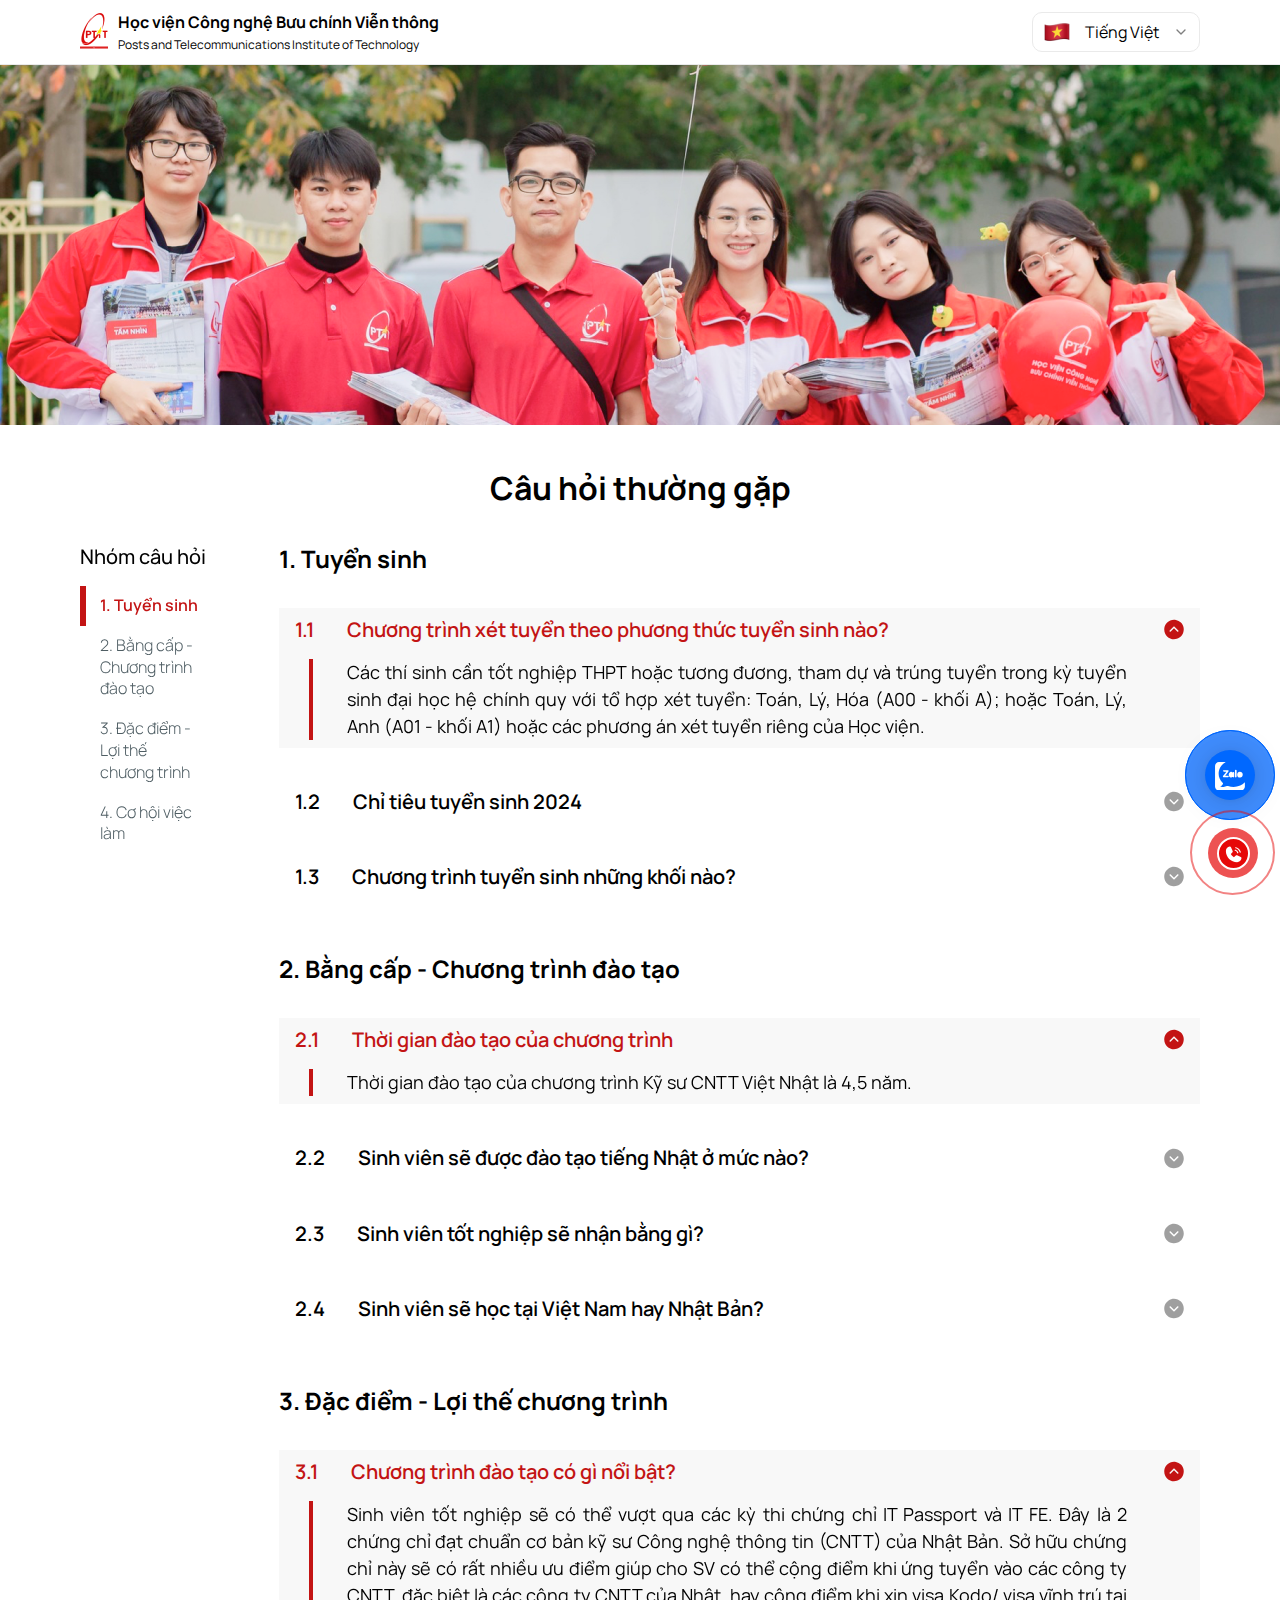
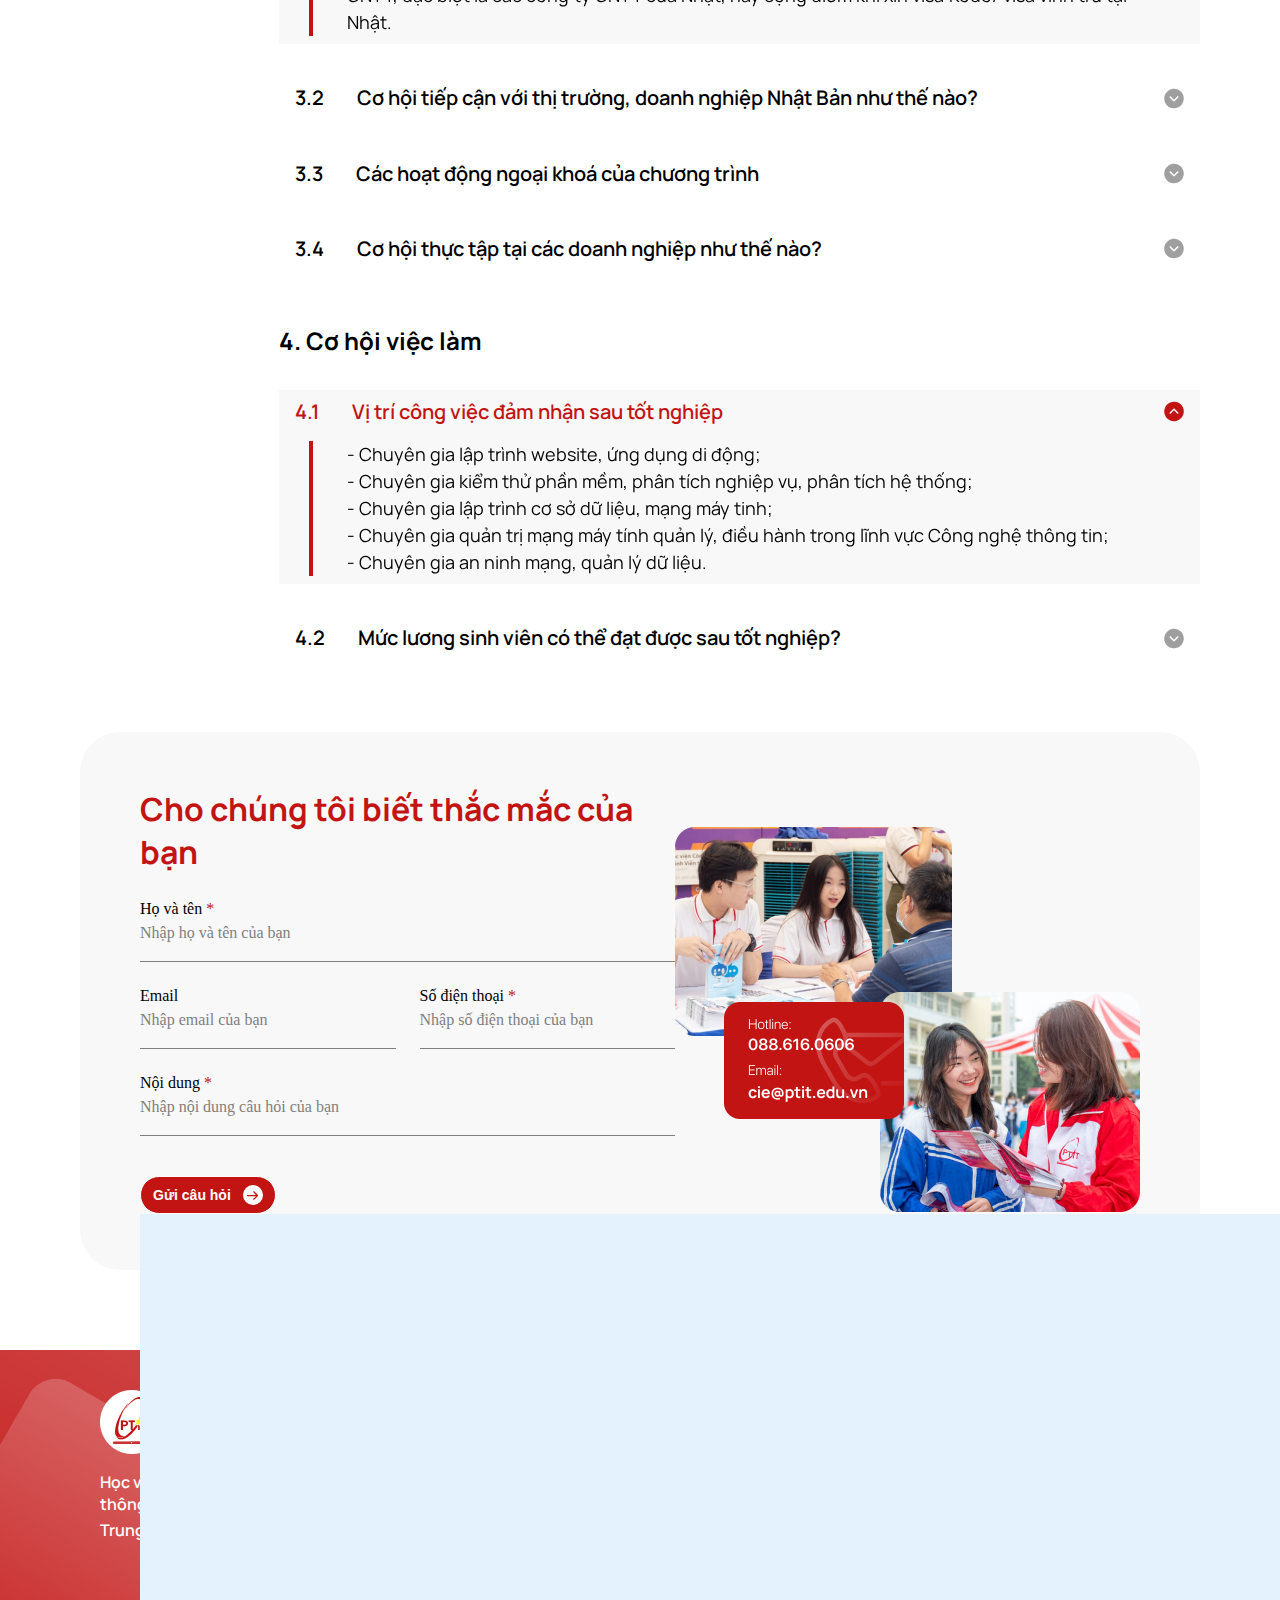
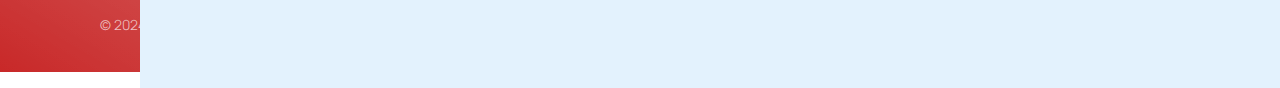
<file: FAQS-vn.html>
<!DOCTYPE html>
<html lang="en">
  <head>
    <meta charset="UTF-8" />
    <meta name="viewport" content="width=device-width, initial-scale=1.0" />
    <title>FAQS</title>

    <!-- Favicon -->
    <link
      rel="apple-touch-icon"
      sizes="57x57"
      href="./assets/favicon/apple-icon-57x57.png"
    />
    <link
      rel="apple-touch-icon"
      sizes="60x60"
      href="./assets/favicon/apple-icon-60x60.png"
    />
    <link
      rel="apple-touch-icon"
      sizes="72x72"
      href="./assets/favicon/apple-icon-72x72.png"
    />
    <link
      rel="apple-touch-icon"
      sizes="76x76"
      href="./assets/favicon/apple-icon-76x76.png"
    />
    <link
      rel="apple-touch-icon"
      sizes="114x114"
      href="./assets/favicon/apple-icon-114x114.png"
    />
    <link
      rel="apple-touch-icon"
      sizes="120x120"
      href="./assets/favicon/apple-icon-120x120.png"
    />
    <link
      rel="apple-touch-icon"
      sizes="144x144"
      href="./assets/favicon/apple-icon-144x144.png"
    />
    <link
      rel="apple-touch-icon"
      sizes="152x152"
      href="./assets/favicon/apple-icon-152x152.png"
    />
    <link
      rel="apple-touch-icon"
      sizes="180x180"
      href="./assets/favicon/apple-icon-180x180.png"
    />
    <link
      rel="icon"
      type="image/png"
      sizes="192x192"
      href="./assets/favicon/android-icon-192x192.png"
    />
    <link
      rel="icon"
      type="image/png"
      sizes="32x32"
      href="./assets/favicon/favicon-32x32.png"
    />
    <link
      rel="icon"
      type="image/png"
      sizes="96x96"
      href="./assets/favicon/favicon-96x96.png"
    />
    <link
      rel="icon"
      type="image/png"
      sizes="16x16"
      href="./assets/favicon/favicon-16x16.png"
    />
    <link rel="manifest" href="/manifest.json" />
    <meta name="msapplication-TileColor" content="#ffffff" />
    <meta
      name="msapplication-TileImage"
      content="./assets/favicon/ms-icon-144x144.png"
    />
    <meta name="theme-color" content="#ffffff" />

    <!-- Reset CSS -->
    <link rel="stylesheet" href="./assets/css/reset.css" />

    <!-- Styles CSS -->
    <link rel="stylesheet" href="./assets/css/FAQS-vn.css" />

    <!-- Responsive CSS -->
    <link rel="stylesheet" href="./assets/css/FAQS-vn-responsive.css" />

    <!-- Grid CSS -->
    <link rel="stylesheet" href="./assets/css/grid.css" />

    <!-- Embed Font -->
    <link rel="preconnect" href="https://fonts.googleapis.com" />
    <link rel="preconnect" href="https://fonts.gstatic.com" crossorigin />
    <link
      href="https://fonts.googleapis.com/css2?family=Manrope:wght@200..800&display=swap"
      rel="stylesheet"
    />
    <link
      href="https://fonts.cdnfonts.com/css/sf-pro-display"
      rel="stylesheet"
    />
  </head>
  <body>
    <header class="header">
      <div class="main-content">
        <div class="header--top">
          <div class="logo--block">
            <a href="./">
              <img src="./assets/img/logo.png" alt="" class="logo" />
            </a>
            <div class="logo--content">
              <h2 class="logo__heading hide-on-mobile">
                Học viện Công nghệ Bưu chính Viễn thông
              </h2>
              <p class="logo__desc hide-on-mobile">
                Posts and Telecommunications Institute of Technology
              </p>
            </div>
          </div>
          <div class="dropdown">
            <div class="language--block">
              <img src="./assets/img/flag.png" alt="" class="selectedImg" />
              <p class="select">Tiếng Việt</p>
              <svg
                width="16"
                height="16"
                viewBox="0 0 16 16"
                fill="none"
                xmlns="http://www.w3.org/2000/svg"
              >
                <path
                  fill-rule="evenodd"
                  clip-rule="evenodd"
                  d="M12.4713 5.52859C12.7317 5.78894 12.7317 6.21105 12.4713 6.4714L8.47132 10.4714C8.21097 10.7317 7.78886 10.7317 7.52851 10.4714L3.52851 6.4714C3.26816 6.21105 3.26816 5.78894 3.52851 5.52859C3.78886 5.26824 4.21097 5.26824 4.47132 5.52859L7.99992 9.05719L11.5285 5.52859C11.7889 5.26824 12.211 5.26824 12.4713 5.52859Z"
                  fill="#7F7F7F"
                />
              </svg>
            </div>

            <div class="dropdown--list">
              <a
                href="FAQS-vn.html"
                class="dropdown--item dropdown--item__active"
              >
                <img src="./assets/img/flag.png" alt="" class="language__img" />
                <p class="language">Tiếng Việt</p>
              </a>
              <a href="FAQS-jp.html" class="dropdown--item">
                <img
                  src="./assets/img/jp-flag.svg"
                  alt=""
                  class="language__img"
                />
                <p class="language">日本語</p>
              </a>
              <a
                href="FAQS-en.html"
                class="dropdown--item dropdown--item__active"
              >
                <img
                  src="./assets/img/en-flag.svg"
                  alt=""
                  class="language__img"
                />
                <p class="language">English</p>
              </a>
            </div>
          </div>
        </div>
      </div>

      <div class="hotline-phone-ring-wrap">
        <div class="hotline-phone-ring">
          <div class="hotline-phone-ring-circle"></div>
          <div class="hotline-phone-ring-circle-fill"></div>
          <div class="hotline-phone-ring-img-circle">
            <a href="tel:088 616 0606" class="pps-btn-img">
              <img
                src="./assets/img/call-now.svg"
                alt="Gọi điện thoại"
                width="50"
              />
            </a>
          </div>
        </div>
        <div class="hotline-bar hide-on-mobile">
          <a href="tel:088 616 0606">
            <span class="text-hotline">GỌI NGAY HOTLINE</span>
            <span class="text-hotline">088 616 0606</span>
          </a>
        </div>
      </div>
    </header>

    <main>
      <div class="main-body">
        <div class="faq__img--block">
          <img src="./assets/img/header-faqs.png" alt="" class="faq__img" />
        </div>

        <div class="main-content">
          <h1 class="main-heading">Câu hỏi thường gặp</h1>
          <div class="question">
            <div class="ques-sidebar hide-on-mobile">
              <h2 class="ques-sidebar__heading">Nhóm câu hỏi</h2>
              <ul class="ques-list">
                <li class="ques-item">
                  <a
                    href="#conditional"
                    class="ques-item__active"
                    onclick="changeColor(this)"
                    >1. Tuyển sinh</a
                  >
                </li>
                <li class="ques-item">
                  <a href="#information" onclick="changeColor(this)"
                    >2. Bằng cấp - Chương trình đào tạo</a
                  >
                </li>
                <li class="ques-item">
                  <a href="#training" onclick="changeColor(this)"
                    >3. Đặc điểm - Lợi thế chương trình</a
                  >
                </li>
                <li class="ques-item">
                  <a href="#quality" onclick="changeColor(this)"
                    >4. Cơ hội việc làm</a
                  >
                </li>
                <!-- <li class="ques-item">
                  <a href="#search" onclick="changeColor(this)"
                    >5. Tra cứu thông tin</a
                  >
                </li>  -->
              </ul>
            </div>

            <div class="total-question">
              <div class="main-ques">
                <div class="main-ques__content" id="conditional">
                  <div class="ques__heading--block">
                    <h2 class="main-ques__heading main-ques__heading--active">
                      1. Tuyển sinh
                    </h2>
                  </div>
                  <div class="faq--block faq--block--active">
                    <div class="faq">
                      <div class="accordion accordion-clicked">
                        <div class="faq__heading">
                          <h3>1.1</h3>
                          <h3>
                            Chương trình xét tuyển theo phương thức tuyển sinh
                            nào?
                          </h3>
                        </div>

                        <svg
                          class="faq__icon faq__icon--rotate"
                          width="20"
                          height="21"
                          viewBox="0 0 20 21"
                          fill="none"
                          xmlns="http://www.w3.org/2000/svg"
                        >
                          <path
                            d="M10 0.75C8.07164 0.75 6.18657 1.32183 4.58319 2.39317C2.97982 3.46451 1.73013 4.98726 0.992179 6.76884C0.254225 8.55042 0.061142 10.5108 0.437348 12.4021C0.813554 14.2934 1.74215 16.0307 3.10571 17.3943C4.46928 18.7579 6.20656 19.6865 8.09787 20.0627C9.98919 20.4389 11.9496 20.2458 13.7312 19.5078C15.5127 18.7699 17.0355 17.5202 18.1068 15.9168C19.1782 14.3134 19.75 12.4284 19.75 10.5C19.7473 7.91498 18.7192 5.43661 16.8913 3.60872C15.0634 1.78084 12.585 0.75273 10 0.75ZM14.2806 9.53063L10.5306 13.2806C10.461 13.3504 10.3783 13.4057 10.2872 13.4434C10.1962 13.4812 10.0986 13.5006 10 13.5006C9.90144 13.5006 9.80385 13.4812 9.7128 13.4434C9.62175 13.4057 9.53903 13.3504 9.46938 13.2806L5.71938 9.53063C5.57865 9.38989 5.49959 9.19902 5.49959 9C5.49959 8.80098 5.57865 8.61011 5.71938 8.46937C5.86011 8.32864 6.05098 8.24958 6.25 8.24958C6.44903 8.24958 6.6399 8.32864 6.78063 8.46937L10 11.6897L13.2194 8.46937C13.2891 8.39969 13.3718 8.34442 13.4628 8.3067C13.5539 8.26899 13.6515 8.24958 13.75 8.24958C13.8486 8.24958 13.9461 8.26899 14.0372 8.3067C14.1282 8.34442 14.2109 8.39969 14.2806 8.46937C14.3503 8.53906 14.4056 8.62178 14.4433 8.71283C14.481 8.80387 14.5004 8.90145 14.5004 9C14.5004 9.09855 14.481 9.19613 14.4433 9.28717C14.4056 9.37822 14.3503 9.46094 14.2806 9.53063Z"
                            fill="#9F9F9F"
                          />
                        </svg>
                      </div>
                      <div class="pannel pannel-open">
                        <p>
                          Các thí sinh cần tốt nghiệp THPT hoặc tương đương,
                          tham dự và trúng tuyển trong kỳ tuyển sinh đại học hệ
                          chính quy với tổ hợp xét tuyển: Toán, Lý, Hóa (A00 -
                          khối A); hoặc Toán, Lý, Anh (A01 - khối A1) hoặc các
                          phương án xét tuyển riêng của Học viện.
                        </p>
                      </div>
                    </div>

                    <div class="faq">
                      <div class="accordion">
                        <div class="faq__heading">
                          <h3>1.2</h3>
                          <h3>Chỉ tiêu tuyển sinh 2024</h3>
                        </div>
                        <svg
                          class="faq__icon"
                          width="20"
                          height="21"
                          viewBox="0 0 20 21"
                          fill="none"
                          xmlns="http://www.w3.org/2000/svg"
                        >
                          <path
                            d="M10 0.75C8.07164 0.75 6.18657 1.32183 4.58319 2.39317C2.97982 3.46451 1.73013 4.98726 0.992179 6.76884C0.254225 8.55042 0.061142 10.5108 0.437348 12.4021C0.813554 14.2934 1.74215 16.0307 3.10571 17.3943C4.46928 18.7579 6.20656 19.6865 8.09787 20.0627C9.98919 20.4389 11.9496 20.2458 13.7312 19.5078C15.5127 18.7699 17.0355 17.5202 18.1068 15.9168C19.1782 14.3134 19.75 12.4284 19.75 10.5C19.7473 7.91498 18.7192 5.43661 16.8913 3.60872C15.0634 1.78084 12.585 0.75273 10 0.75ZM14.2806 9.53063L10.5306 13.2806C10.461 13.3504 10.3783 13.4057 10.2872 13.4434C10.1962 13.4812 10.0986 13.5006 10 13.5006C9.90144 13.5006 9.80385 13.4812 9.7128 13.4434C9.62175 13.4057 9.53903 13.3504 9.46938 13.2806L5.71938 9.53063C5.57865 9.38989 5.49959 9.19902 5.49959 9C5.49959 8.80098 5.57865 8.61011 5.71938 8.46937C5.86011 8.32864 6.05098 8.24958 6.25 8.24958C6.44903 8.24958 6.6399 8.32864 6.78063 8.46937L10 11.6897L13.2194 8.46937C13.2891 8.39969 13.3718 8.34442 13.4628 8.3067C13.5539 8.26899 13.6515 8.24958 13.75 8.24958C13.8486 8.24958 13.9461 8.26899 14.0372 8.3067C14.1282 8.34442 14.2109 8.39969 14.2806 8.46937C14.3503 8.53906 14.4056 8.62178 14.4433 8.71283C14.481 8.80387 14.5004 8.90145 14.5004 9C14.5004 9.09855 14.481 9.19613 14.4433 9.28717C14.4056 9.37822 14.3503 9.46094 14.2806 9.53063Z"
                            fill="#9F9F9F"
                          />
                        </svg>
                      </div>
                      <div class="pannel">
                        <p>
                          Chỉ tiêu tuyển sinh chương trình năm 2024 là 100 chỉ
                          tiêu.
                        </p>
                      </div>
                    </div>

                    <div class="faq">
                      <div class="accordion">
                        <div class="faq__heading">
                          <h3>1.3</h3>
                          <h3>Chương trình tuyển sinh những khối nào?</h3>
                        </div>
                        <svg
                          class="faq__icon"
                          width="20"
                          height="21"
                          viewBox="0 0 20 21"
                          fill="none"
                          xmlns="http://www.w3.org/2000/svg"
                        >
                          <path
                            d="M10 0.75C8.07164 0.75 6.18657 1.32183 4.58319 2.39317C2.97982 3.46451 1.73013 4.98726 0.992179 6.76884C0.254225 8.55042 0.061142 10.5108 0.437348 12.4021C0.813554 14.2934 1.74215 16.0307 3.10571 17.3943C4.46928 18.7579 6.20656 19.6865 8.09787 20.0627C9.98919 20.4389 11.9496 20.2458 13.7312 19.5078C15.5127 18.7699 17.0355 17.5202 18.1068 15.9168C19.1782 14.3134 19.75 12.4284 19.75 10.5C19.7473 7.91498 18.7192 5.43661 16.8913 3.60872C15.0634 1.78084 12.585 0.75273 10 0.75ZM14.2806 9.53063L10.5306 13.2806C10.461 13.3504 10.3783 13.4057 10.2872 13.4434C10.1962 13.4812 10.0986 13.5006 10 13.5006C9.90144 13.5006 9.80385 13.4812 9.7128 13.4434C9.62175 13.4057 9.53903 13.3504 9.46938 13.2806L5.71938 9.53063C5.57865 9.38989 5.49959 9.19902 5.49959 9C5.49959 8.80098 5.57865 8.61011 5.71938 8.46937C5.86011 8.32864 6.05098 8.24958 6.25 8.24958C6.44903 8.24958 6.6399 8.32864 6.78063 8.46937L10 11.6897L13.2194 8.46937C13.2891 8.39969 13.3718 8.34442 13.4628 8.3067C13.5539 8.26899 13.6515 8.24958 13.75 8.24958C13.8486 8.24958 13.9461 8.26899 14.0372 8.3067C14.1282 8.34442 14.2109 8.39969 14.2806 8.46937C14.3503 8.53906 14.4056 8.62178 14.4433 8.71283C14.481 8.80387 14.5004 8.90145 14.5004 9C14.5004 9.09855 14.481 9.19613 14.4433 9.28717C14.4056 9.37822 14.3503 9.46094 14.2806 9.53063Z"
                            fill="#9F9F9F"
                          />
                        </svg>
                      </div>
                      <div class="pannel">
                        <p>
                          Chương trình xét tuyển khối A00 (Toán, Lý, Hóa) hoặc
                          A01 (Toán, Lý, Anh).
                        </p>
                      </div>
                    </div>
                  </div>
                </div>

                <div class="main-ques__content" id="information">
                  <div class="ques__heading--block">
                    <h2 class="main-ques__heading">
                      2. Bằng cấp - Chương trình đào tạo
                    </h2>
                  </div>
                  <div class="faq--block">
                    <div class="faq">
                      <div class="accordion accordion-clicked">
                        <div class="faq__heading">
                          <h3>2.1</h3>
                          <h3>Thời gian đào tạo của chương trình</h3>
                        </div>

                        <svg
                          class="faq__icon faq__icon--rotate"
                          width="20"
                          height="21"
                          viewBox="0 0 20 21"
                          fill="none"
                          xmlns="http://www.w3.org/2000/svg"
                        >
                          <path
                            d="M10 0.75C8.07164 0.75 6.18657 1.32183 4.58319 2.39317C2.97982 3.46451 1.73013 4.98726 0.992179 6.76884C0.254225 8.55042 0.061142 10.5108 0.437348 12.4021C0.813554 14.2934 1.74215 16.0307 3.10571 17.3943C4.46928 18.7579 6.20656 19.6865 8.09787 20.0627C9.98919 20.4389 11.9496 20.2458 13.7312 19.5078C15.5127 18.7699 17.0355 17.5202 18.1068 15.9168C19.1782 14.3134 19.75 12.4284 19.75 10.5C19.7473 7.91498 18.7192 5.43661 16.8913 3.60872C15.0634 1.78084 12.585 0.75273 10 0.75ZM14.2806 9.53063L10.5306 13.2806C10.461 13.3504 10.3783 13.4057 10.2872 13.4434C10.1962 13.4812 10.0986 13.5006 10 13.5006C9.90144 13.5006 9.80385 13.4812 9.7128 13.4434C9.62175 13.4057 9.53903 13.3504 9.46938 13.2806L5.71938 9.53063C5.57865 9.38989 5.49959 9.19902 5.49959 9C5.49959 8.80098 5.57865 8.61011 5.71938 8.46937C5.86011 8.32864 6.05098 8.24958 6.25 8.24958C6.44903 8.24958 6.6399 8.32864 6.78063 8.46937L10 11.6897L13.2194 8.46937C13.2891 8.39969 13.3718 8.34442 13.4628 8.3067C13.5539 8.26899 13.6515 8.24958 13.75 8.24958C13.8486 8.24958 13.9461 8.26899 14.0372 8.3067C14.1282 8.34442 14.2109 8.39969 14.2806 8.46937C14.3503 8.53906 14.4056 8.62178 14.4433 8.71283C14.481 8.80387 14.5004 8.90145 14.5004 9C14.5004 9.09855 14.481 9.19613 14.4433 9.28717C14.4056 9.37822 14.3503 9.46094 14.2806 9.53063Z"
                            fill="#9F9F9F"
                          />
                        </svg>
                      </div>
                      <div class="pannel pannel-open">
                        <p>
                          Thời gian đào tạo của chương trình Kỹ sư CNTT Việt
                          Nhật là 4,5 năm.
                        </p>
                      </div>
                    </div>

                    <div class="faq">
                      <div class="accordion">
                        <div class="faq__heading">
                          <h3>2.2</h3>
                          <h3>
                            Sinh viên sẽ được đào tạo tiếng Nhật ở mức nào?
                          </h3>
                        </div>
                        <svg
                          class="faq__icon"
                          width="20"
                          height="21"
                          viewBox="0 0 20 21"
                          fill="none"
                          xmlns="http://www.w3.org/2000/svg"
                        >
                          <path
                            d="M10 0.75C8.07164 0.75 6.18657 1.32183 4.58319 2.39317C2.97982 3.46451 1.73013 4.98726 0.992179 6.76884C0.254225 8.55042 0.061142 10.5108 0.437348 12.4021C0.813554 14.2934 1.74215 16.0307 3.10571 17.3943C4.46928 18.7579 6.20656 19.6865 8.09787 20.0627C9.98919 20.4389 11.9496 20.2458 13.7312 19.5078C15.5127 18.7699 17.0355 17.5202 18.1068 15.9168C19.1782 14.3134 19.75 12.4284 19.75 10.5C19.7473 7.91498 18.7192 5.43661 16.8913 3.60872C15.0634 1.78084 12.585 0.75273 10 0.75ZM14.2806 9.53063L10.5306 13.2806C10.461 13.3504 10.3783 13.4057 10.2872 13.4434C10.1962 13.4812 10.0986 13.5006 10 13.5006C9.90144 13.5006 9.80385 13.4812 9.7128 13.4434C9.62175 13.4057 9.53903 13.3504 9.46938 13.2806L5.71938 9.53063C5.57865 9.38989 5.49959 9.19902 5.49959 9C5.49959 8.80098 5.57865 8.61011 5.71938 8.46937C5.86011 8.32864 6.05098 8.24958 6.25 8.24958C6.44903 8.24958 6.6399 8.32864 6.78063 8.46937L10 11.6897L13.2194 8.46937C13.2891 8.39969 13.3718 8.34442 13.4628 8.3067C13.5539 8.26899 13.6515 8.24958 13.75 8.24958C13.8486 8.24958 13.9461 8.26899 14.0372 8.3067C14.1282 8.34442 14.2109 8.39969 14.2806 8.46937C14.3503 8.53906 14.4056 8.62178 14.4433 8.71283C14.481 8.80387 14.5004 8.90145 14.5004 9C14.5004 9.09855 14.481 9.19613 14.4433 9.28717C14.4056 9.37822 14.3503 9.46094 14.2806 9.53063Z"
                            fill="#9F9F9F"
                          />
                        </svg>
                      </div>
                      <div class="pannel">
                        <p>
                          Sau khi tốt nghiệp, SV sẽ đạt trình độ tiếng Nhật N3
                          JLPT.
                        </p>
                      </div>
                    </div>

                    <div class="faq">
                      <div class="accordion">
                        <div class="faq__heading">
                          <h3>2.3</h3>
                          <h3>Sinh viên tốt nghiệp sẽ nhận bằng gì?</h3>
                        </div>
                        <svg
                          class="faq__icon"
                          width="20"
                          height="21"
                          viewBox="0 0 20 21"
                          fill="none"
                          xmlns="http://www.w3.org/2000/svg"
                        >
                          <path
                            d="M10 0.75C8.07164 0.75 6.18657 1.32183 4.58319 2.39317C2.97982 3.46451 1.73013 4.98726 0.992179 6.76884C0.254225 8.55042 0.061142 10.5108 0.437348 12.4021C0.813554 14.2934 1.74215 16.0307 3.10571 17.3943C4.46928 18.7579 6.20656 19.6865 8.09787 20.0627C9.98919 20.4389 11.9496 20.2458 13.7312 19.5078C15.5127 18.7699 17.0355 17.5202 18.1068 15.9168C19.1782 14.3134 19.75 12.4284 19.75 10.5C19.7473 7.91498 18.7192 5.43661 16.8913 3.60872C15.0634 1.78084 12.585 0.75273 10 0.75ZM14.2806 9.53063L10.5306 13.2806C10.461 13.3504 10.3783 13.4057 10.2872 13.4434C10.1962 13.4812 10.0986 13.5006 10 13.5006C9.90144 13.5006 9.80385 13.4812 9.7128 13.4434C9.62175 13.4057 9.53903 13.3504 9.46938 13.2806L5.71938 9.53063C5.57865 9.38989 5.49959 9.19902 5.49959 9C5.49959 8.80098 5.57865 8.61011 5.71938 8.46937C5.86011 8.32864 6.05098 8.24958 6.25 8.24958C6.44903 8.24958 6.6399 8.32864 6.78063 8.46937L10 11.6897L13.2194 8.46937C13.2891 8.39969 13.3718 8.34442 13.4628 8.3067C13.5539 8.26899 13.6515 8.24958 13.75 8.24958C13.8486 8.24958 13.9461 8.26899 14.0372 8.3067C14.1282 8.34442 14.2109 8.39969 14.2806 8.46937C14.3503 8.53906 14.4056 8.62178 14.4433 8.71283C14.481 8.80387 14.5004 8.90145 14.5004 9C14.5004 9.09855 14.481 9.19613 14.4433 9.28717C14.4056 9.37822 14.3503 9.46094 14.2806 9.53063Z"
                            fill="#9F9F9F"
                          />
                        </svg>
                      </div>
                      <div class="pannel">
                        <p>
                          Sinh viên tốt nghiệp nhận bằng Kỹ sư CNTT Việt Nhật do
                          PTIT cấp.
                        </p>
                      </div>
                    </div>

                    <div class="faq">
                      <div class="accordion">
                        <div class="faq__heading">
                          <h3>2.4</h3>
                          <h3>Sinh viên sẽ học tại Việt Nam hay Nhật Bản?</h3>
                        </div>
                        <svg
                          class="faq__icon"
                          width="20"
                          height="21"
                          viewBox="0 0 20 21"
                          fill="none"
                          xmlns="http://www.w3.org/2000/svg"
                        >
                          <path
                            d="M10 0.75C8.07164 0.75 6.18657 1.32183 4.58319 2.39317C2.97982 3.46451 1.73013 4.98726 0.992179 6.76884C0.254225 8.55042 0.061142 10.5108 0.437348 12.4021C0.813554 14.2934 1.74215 16.0307 3.10571 17.3943C4.46928 18.7579 6.20656 19.6865 8.09787 20.0627C9.98919 20.4389 11.9496 20.2458 13.7312 19.5078C15.5127 18.7699 17.0355 17.5202 18.1068 15.9168C19.1782 14.3134 19.75 12.4284 19.75 10.5C19.7473 7.91498 18.7192 5.43661 16.8913 3.60872C15.0634 1.78084 12.585 0.75273 10 0.75ZM14.2806 9.53063L10.5306 13.2806C10.461 13.3504 10.3783 13.4057 10.2872 13.4434C10.1962 13.4812 10.0986 13.5006 10 13.5006C9.90144 13.5006 9.80385 13.4812 9.7128 13.4434C9.62175 13.4057 9.53903 13.3504 9.46938 13.2806L5.71938 9.53063C5.57865 9.38989 5.49959 9.19902 5.49959 9C5.49959 8.80098 5.57865 8.61011 5.71938 8.46937C5.86011 8.32864 6.05098 8.24958 6.25 8.24958C6.44903 8.24958 6.6399 8.32864 6.78063 8.46937L10 11.6897L13.2194 8.46937C13.2891 8.39969 13.3718 8.34442 13.4628 8.3067C13.5539 8.26899 13.6515 8.24958 13.75 8.24958C13.8486 8.24958 13.9461 8.26899 14.0372 8.3067C14.1282 8.34442 14.2109 8.39969 14.2806 8.46937C14.3503 8.53906 14.4056 8.62178 14.4433 8.71283C14.481 8.80387 14.5004 8.90145 14.5004 9C14.5004 9.09855 14.481 9.19613 14.4433 9.28717C14.4056 9.37822 14.3503 9.46094 14.2806 9.53063Z"
                            fill="#9F9F9F"
                          />
                        </svg>
                      </div>
                      <div class="pannel">
                        <p>
                          Sinh viên sẽ được đào tạo tại Học viện ở Việt Nam với
                          thời gian 4.5 năm. Chương trình có các cơ hội thực tập
                          và làm việc thực tế tại các doanh nghiệp và trường đại
                          học Nhật Bản.
                        </p>
                      </div>
                    </div>
                  </div>
                </div>

                <div class="main-ques__content" id="training">
                  <div class="ques__heading--block">
                    <h2 class="main-ques__heading">
                      3. Đặc điểm - Lợi thế chương trình
                    </h2>
                  </div>
                  <div class="faq--block">
                    <div class="faq">
                      <div class="accordion accordion-clicked">
                        <div class="faq__heading">
                          <h3>3.1</h3>
                          <h3>Chương trình đào tạo có gì nổi bật?</h3>
                        </div>

                        <svg
                          class="faq__icon faq__icon--rotate"
                          width="20"
                          height="21"
                          viewBox="0 0 20 21"
                          fill="none"
                          xmlns="http://www.w3.org/2000/svg"
                        >
                          <path
                            d="M10 0.75C8.07164 0.75 6.18657 1.32183 4.58319 2.39317C2.97982 3.46451 1.73013 4.98726 0.992179 6.76884C0.254225 8.55042 0.061142 10.5108 0.437348 12.4021C0.813554 14.2934 1.74215 16.0307 3.10571 17.3943C4.46928 18.7579 6.20656 19.6865 8.09787 20.0627C9.98919 20.4389 11.9496 20.2458 13.7312 19.5078C15.5127 18.7699 17.0355 17.5202 18.1068 15.9168C19.1782 14.3134 19.75 12.4284 19.75 10.5C19.7473 7.91498 18.7192 5.43661 16.8913 3.60872C15.0634 1.78084 12.585 0.75273 10 0.75ZM14.2806 9.53063L10.5306 13.2806C10.461 13.3504 10.3783 13.4057 10.2872 13.4434C10.1962 13.4812 10.0986 13.5006 10 13.5006C9.90144 13.5006 9.80385 13.4812 9.7128 13.4434C9.62175 13.4057 9.53903 13.3504 9.46938 13.2806L5.71938 9.53063C5.57865 9.38989 5.49959 9.19902 5.49959 9C5.49959 8.80098 5.57865 8.61011 5.71938 8.46937C5.86011 8.32864 6.05098 8.24958 6.25 8.24958C6.44903 8.24958 6.6399 8.32864 6.78063 8.46937L10 11.6897L13.2194 8.46937C13.2891 8.39969 13.3718 8.34442 13.4628 8.3067C13.5539 8.26899 13.6515 8.24958 13.75 8.24958C13.8486 8.24958 13.9461 8.26899 14.0372 8.3067C14.1282 8.34442 14.2109 8.39969 14.2806 8.46937C14.3503 8.53906 14.4056 8.62178 14.4433 8.71283C14.481 8.80387 14.5004 8.90145 14.5004 9C14.5004 9.09855 14.481 9.19613 14.4433 9.28717C14.4056 9.37822 14.3503 9.46094 14.2806 9.53063Z"
                            fill="#9F9F9F"
                          />
                        </svg>
                      </div>
                      <div class="pannel pannel-open">
                        <p>
                          Sinh viên tốt nghiệp sẽ có thể vượt qua các kỳ thi
                          chứng chỉ IT Passport và IT FE. Đây là 2 chứng chỉ đạt
                          chuẩn cơ bản kỹ sư Công nghệ thông tin (CNTT) của Nhật
                          Bản. Sở hữu chứng chỉ này sẽ có rất nhiều ưu điểm giúp
                          cho SV có thể cộng điểm khi ứng tuyển vào các công ty
                          CNTT, đặc biệt là các công ty CNTT của Nhật, hay cộng
                          điểm khi xin visa Kodo/ visa vĩnh trú tại Nhật.
                        </p>
                      </div>
                    </div>

                    <div class="faq">
                      <div class="accordion">
                        <div class="faq__heading">
                          <h3>3.2</h3>
                          <h3>
                            Cơ hội tiếp cận với thị trường, doanh nghiệp Nhật
                            Bản như thế nào?
                          </h3>
                        </div>

                        <svg
                          class="faq__icon"
                          width="20"
                          height="21"
                          viewBox="0 0 20 21"
                          fill="none"
                          xmlns="http://www.w3.org/2000/svg"
                        >
                          <path
                            d="M10 0.75C8.07164 0.75 6.18657 1.32183 4.58319 2.39317C2.97982 3.46451 1.73013 4.98726 0.992179 6.76884C0.254225 8.55042 0.061142 10.5108 0.437348 12.4021C0.813554 14.2934 1.74215 16.0307 3.10571 17.3943C4.46928 18.7579 6.20656 19.6865 8.09787 20.0627C9.98919 20.4389 11.9496 20.2458 13.7312 19.5078C15.5127 18.7699 17.0355 17.5202 18.1068 15.9168C19.1782 14.3134 19.75 12.4284 19.75 10.5C19.7473 7.91498 18.7192 5.43661 16.8913 3.60872C15.0634 1.78084 12.585 0.75273 10 0.75ZM14.2806 9.53063L10.5306 13.2806C10.461 13.3504 10.3783 13.4057 10.2872 13.4434C10.1962 13.4812 10.0986 13.5006 10 13.5006C9.90144 13.5006 9.80385 13.4812 9.7128 13.4434C9.62175 13.4057 9.53903 13.3504 9.46938 13.2806L5.71938 9.53063C5.57865 9.38989 5.49959 9.19902 5.49959 9C5.49959 8.80098 5.57865 8.61011 5.71938 8.46937C5.86011 8.32864 6.05098 8.24958 6.25 8.24958C6.44903 8.24958 6.6399 8.32864 6.78063 8.46937L10 11.6897L13.2194 8.46937C13.2891 8.39969 13.3718 8.34442 13.4628 8.3067C13.5539 8.26899 13.6515 8.24958 13.75 8.24958C13.8486 8.24958 13.9461 8.26899 14.0372 8.3067C14.1282 8.34442 14.2109 8.39969 14.2806 8.46937C14.3503 8.53906 14.4056 8.62178 14.4433 8.71283C14.481 8.80387 14.5004 8.90145 14.5004 9C14.5004 9.09855 14.481 9.19613 14.4433 9.28717C14.4056 9.37822 14.3503 9.46094 14.2806 9.53063Z"
                            fill="#9F9F9F"
                          />
                        </svg>
                      </div>
                      <div class="pannel">
                        <p>
                          Sinh viên sẽ có cơ hội tham gia chuỗi Workshop cùng
                          các chuyên gia công nghệ hàng đầu tại các doanh nghiệp
                          Nhật Bản. Ngoài ra, sinh viên có thể chuyển tiếp sang
                          học tập tại các trường đối tác của Học viện nếu đáp
                          ứng được yêu cầu đưa ra từ phía các đơn vị.
                        </p>
                      </div>
                    </div>

                    <div class="faq">
                      <div class="accordion">
                        <div class="faq__heading">
                          <h3>3.3</h3>
                          <h3>Các hoạt động ngoại khoá của chương trình</h3>
                        </div>

                        <svg
                          class="faq__icon"
                          width="20"
                          height="21"
                          viewBox="0 0 20 21"
                          fill="none"
                          xmlns="http://www.w3.org/2000/svg"
                        >
                          <path
                            d="M10 0.75C8.07164 0.75 6.18657 1.32183 4.58319 2.39317C2.97982 3.46451 1.73013 4.98726 0.992179 6.76884C0.254225 8.55042 0.061142 10.5108 0.437348 12.4021C0.813554 14.2934 1.74215 16.0307 3.10571 17.3943C4.46928 18.7579 6.20656 19.6865 8.09787 20.0627C9.98919 20.4389 11.9496 20.2458 13.7312 19.5078C15.5127 18.7699 17.0355 17.5202 18.1068 15.9168C19.1782 14.3134 19.75 12.4284 19.75 10.5C19.7473 7.91498 18.7192 5.43661 16.8913 3.60872C15.0634 1.78084 12.585 0.75273 10 0.75ZM14.2806 9.53063L10.5306 13.2806C10.461 13.3504 10.3783 13.4057 10.2872 13.4434C10.1962 13.4812 10.0986 13.5006 10 13.5006C9.90144 13.5006 9.80385 13.4812 9.7128 13.4434C9.62175 13.4057 9.53903 13.3504 9.46938 13.2806L5.71938 9.53063C5.57865 9.38989 5.49959 9.19902 5.49959 9C5.49959 8.80098 5.57865 8.61011 5.71938 8.46937C5.86011 8.32864 6.05098 8.24958 6.25 8.24958C6.44903 8.24958 6.6399 8.32864 6.78063 8.46937L10 11.6897L13.2194 8.46937C13.2891 8.39969 13.3718 8.34442 13.4628 8.3067C13.5539 8.26899 13.6515 8.24958 13.75 8.24958C13.8486 8.24958 13.9461 8.26899 14.0372 8.3067C14.1282 8.34442 14.2109 8.39969 14.2806 8.46937C14.3503 8.53906 14.4056 8.62178 14.4433 8.71283C14.481 8.80387 14.5004 8.90145 14.5004 9C14.5004 9.09855 14.481 9.19613 14.4433 9.28717C14.4056 9.37822 14.3503 9.46094 14.2806 9.53063Z"
                            fill="#9F9F9F"
                          />
                        </svg>
                      </div>
                      <div class="pannel">
                        <p>
                          Sinh viên sẽ được tham gia các hoạt động ngoại khoá
                          hàng năm, đặc biệt là các hoạt động trao đổi văn hoá
                          tại Nhật Bản. Bên cạnh đó, sinh viên cũng có cơ hội
                          thực tập làm việc thực tế tại các doanh nghiệp và
                          trường đại học Nhật Bản.
                        </p>
                      </div>
                    </div>

                    <div class="faq">
                      <div class="accordion">
                        <div class="faq__heading">
                          <h3>3.4</h3>
                          <h3>
                            Cơ hội thực tập tại các doanh nghiệp như thế nào?
                          </h3>
                        </div>

                        <svg
                          class="faq__icon"
                          width="20"
                          height="21"
                          viewBox="0 0 20 21"
                          fill="none"
                          xmlns="http://www.w3.org/2000/svg"
                        >
                          <path
                            d="M10 0.75C8.07164 0.75 6.18657 1.32183 4.58319 2.39317C2.97982 3.46451 1.73013 4.98726 0.992179 6.76884C0.254225 8.55042 0.061142 10.5108 0.437348 12.4021C0.813554 14.2934 1.74215 16.0307 3.10571 17.3943C4.46928 18.7579 6.20656 19.6865 8.09787 20.0627C9.98919 20.4389 11.9496 20.2458 13.7312 19.5078C15.5127 18.7699 17.0355 17.5202 18.1068 15.9168C19.1782 14.3134 19.75 12.4284 19.75 10.5C19.7473 7.91498 18.7192 5.43661 16.8913 3.60872C15.0634 1.78084 12.585 0.75273 10 0.75ZM14.2806 9.53063L10.5306 13.2806C10.461 13.3504 10.3783 13.4057 10.2872 13.4434C10.1962 13.4812 10.0986 13.5006 10 13.5006C9.90144 13.5006 9.80385 13.4812 9.7128 13.4434C9.62175 13.4057 9.53903 13.3504 9.46938 13.2806L5.71938 9.53063C5.57865 9.38989 5.49959 9.19902 5.49959 9C5.49959 8.80098 5.57865 8.61011 5.71938 8.46937C5.86011 8.32864 6.05098 8.24958 6.25 8.24958C6.44903 8.24958 6.6399 8.32864 6.78063 8.46937L10 11.6897L13.2194 8.46937C13.2891 8.39969 13.3718 8.34442 13.4628 8.3067C13.5539 8.26899 13.6515 8.24958 13.75 8.24958C13.8486 8.24958 13.9461 8.26899 14.0372 8.3067C14.1282 8.34442 14.2109 8.39969 14.2806 8.46937C14.3503 8.53906 14.4056 8.62178 14.4433 8.71283C14.481 8.80387 14.5004 8.90145 14.5004 9C14.5004 9.09855 14.481 9.19613 14.4433 9.28717C14.4056 9.37822 14.3503 9.46094 14.2806 9.53063Z"
                            fill="#9F9F9F"
                          />
                        </svg>
                      </div>
                      <div class="pannel">
                        <p>
                          Chương trình sẽ đào tạo thực tế với học kỳ doanh
                          nghiệp Nhật tại Việt Nam và Nhật Bản. Các doanh nghiệp
                          sẽ đồng hành cùng các bạn SV để làm các project, sản
                          phẩm thực tế giúp cho các bạn SV có thể làm quen với
                          môi trường doanh nghiệp đồng thời có các sản phẩm
                          riêng biệt để làm tốt cho CV của mình về sau.
                        </p>
                      </div>
                    </div>
                  </div>
                </div>

                <div class="main-ques__content" id="quality">
                  <div class="ques__heading--block">
                    <h2 class="main-ques__heading">4. Cơ hội việc làm</h2>
                  </div>
                  <div class="faq--block">
                    <div class="faq">
                      <div class="accordion accordion-clicked">
                        <div class="faq__heading">
                          <h3>4.1</h3>
                          <h3>Vị trí công việc đảm nhận sau tốt nghiệp</h3>
                        </div>

                        <svg
                          class="faq__icon faq__icon--rotate"
                          width="20"
                          height="21"
                          viewBox="0 0 20 21"
                          fill="none"
                          xmlns="http://www.w3.org/2000/svg"
                        >
                          <path
                            d="M10 0.75C8.07164 0.75 6.18657 1.32183 4.58319 2.39317C2.97982 3.46451 1.73013 4.98726 0.992179 6.76884C0.254225 8.55042 0.061142 10.5108 0.437348 12.4021C0.813554 14.2934 1.74215 16.0307 3.10571 17.3943C4.46928 18.7579 6.20656 19.6865 8.09787 20.0627C9.98919 20.4389 11.9496 20.2458 13.7312 19.5078C15.5127 18.7699 17.0355 17.5202 18.1068 15.9168C19.1782 14.3134 19.75 12.4284 19.75 10.5C19.7473 7.91498 18.7192 5.43661 16.8913 3.60872C15.0634 1.78084 12.585 0.75273 10 0.75ZM14.2806 9.53063L10.5306 13.2806C10.461 13.3504 10.3783 13.4057 10.2872 13.4434C10.1962 13.4812 10.0986 13.5006 10 13.5006C9.90144 13.5006 9.80385 13.4812 9.7128 13.4434C9.62175 13.4057 9.53903 13.3504 9.46938 13.2806L5.71938 9.53063C5.57865 9.38989 5.49959 9.19902 5.49959 9C5.49959 8.80098 5.57865 8.61011 5.71938 8.46937C5.86011 8.32864 6.05098 8.24958 6.25 8.24958C6.44903 8.24958 6.6399 8.32864 6.78063 8.46937L10 11.6897L13.2194 8.46937C13.2891 8.39969 13.3718 8.34442 13.4628 8.3067C13.5539 8.26899 13.6515 8.24958 13.75 8.24958C13.8486 8.24958 13.9461 8.26899 14.0372 8.3067C14.1282 8.34442 14.2109 8.39969 14.2806 8.46937C14.3503 8.53906 14.4056 8.62178 14.4433 8.71283C14.481 8.80387 14.5004 8.90145 14.5004 9C14.5004 9.09855 14.481 9.19613 14.4433 9.28717C14.4056 9.37822 14.3503 9.46094 14.2806 9.53063Z"
                            fill="#9F9F9F"
                          />
                        </svg>
                      </div>
                      <div class="pannel pannel-open">
                        <p>
                          - Chuyên gia lập trình website, ứng dụng di động;
                          <br />
                          - Chuyên gia kiểm thử phần mềm, phân tích nghiệp vụ,
                          phân tích hệ thống;<br />
                          - Chuyên gia lập trình cơ sở dữ liệu, mạng máy
                          tinh;<br />
                          - Chuyên gia quản trị mạng máy tính quản lý, điều hành
                          trong lĩnh vực Công nghệ thông tin;<br />
                          - Chuyên gia an ninh mạng, quản lý dữ liệu.
                        </p>
                      </div>
                    </div>

                    <div class="faq">
                      <div class="accordion">
                        <div class="faq__heading">
                          <h3>4.2</h3>
                          <h3>
                            Mức lương sinh viên có thể đạt được sau tốt nghiệp?
                          </h3>
                        </div>

                        <svg
                          class="faq__icon"
                          width="20"
                          height="21"
                          viewBox="0 0 20 21"
                          fill="none"
                          xmlns="http://www.w3.org/2000/svg"
                        >
                          <path
                            d="M10 0.75C8.07164 0.75 6.18657 1.32183 4.58319 2.39317C2.97982 3.46451 1.73013 4.98726 0.992179 6.76884C0.254225 8.55042 0.061142 10.5108 0.437348 12.4021C0.813554 14.2934 1.74215 16.0307 3.10571 17.3943C4.46928 18.7579 6.20656 19.6865 8.09787 20.0627C9.98919 20.4389 11.9496 20.2458 13.7312 19.5078C15.5127 18.7699 17.0355 17.5202 18.1068 15.9168C19.1782 14.3134 19.75 12.4284 19.75 10.5C19.7473 7.91498 18.7192 5.43661 16.8913 3.60872C15.0634 1.78084 12.585 0.75273 10 0.75ZM14.2806 9.53063L10.5306 13.2806C10.461 13.3504 10.3783 13.4057 10.2872 13.4434C10.1962 13.4812 10.0986 13.5006 10 13.5006C9.90144 13.5006 9.80385 13.4812 9.7128 13.4434C9.62175 13.4057 9.53903 13.3504 9.46938 13.2806L5.71938 9.53063C5.57865 9.38989 5.49959 9.19902 5.49959 9C5.49959 8.80098 5.57865 8.61011 5.71938 8.46937C5.86011 8.32864 6.05098 8.24958 6.25 8.24958C6.44903 8.24958 6.6399 8.32864 6.78063 8.46937L10 11.6897L13.2194 8.46937C13.2891 8.39969 13.3718 8.34442 13.4628 8.3067C13.5539 8.26899 13.6515 8.24958 13.75 8.24958C13.8486 8.24958 13.9461 8.26899 14.0372 8.3067C14.1282 8.34442 14.2109 8.39969 14.2806 8.46937C14.3503 8.53906 14.4056 8.62178 14.4433 8.71283C14.481 8.80387 14.5004 8.90145 14.5004 9C14.5004 9.09855 14.481 9.19613 14.4433 9.28717C14.4056 9.37822 14.3503 9.46094 14.2806 9.53063Z"
                            fill="#9F9F9F"
                          />
                        </svg>
                      </div>
                      <div class="pannel">
                        <p>
                          Mức lương sau khi tốt nghiệp lên đến >500 triệu
                          VNĐ/năm. Ngoài ra, SV gần như được cam kết việc làm
                          sau khi tốt nghiệp Chương trình KS CNTT Việt Nhật.
                        </p>
                      </div>
                    </div>
                  </div>
                </div>
              </div>
            </div>
          </div>
        </div>
      </div>

      <div class="form">
        <div class="main-content">
          <div class="form-content">
            <h2 class="form__heading">Cho chúng tôi biết thắc mắc của bạn</h2>
            <form class="form__js" id="infoForm">
              <div class="form-info">
                <div class="input-box">
                  <label for="name">Họ và tên <span>*</span></label> <br />
                  <input
                    type="text"
                    id="name"
                    name="name"
                    placeholder="Nhập họ và tên của bạn"
                    required
                  />
                </div>
                <span id="nameHelp" class="help-text__info"></span>

                <div class="grouped-form">
                  <div class="input-box">
                    <label for="email">Email</label> <br />
                    <input
                      type="text"
                      id="email"
                      name="email"
                      placeholder="Nhập email của bạn"
                    />
                  </div>

                  <div class="input-box">
                    <label for="phone">Số điện thoại <span>*</span></label>
                    <br />
                    <input
                      type="text"
                      id="phone"
                      name="phone"
                      placeholder="Nhập số điện thoại của bạn"
                      required
                    />
                  </div>
                </div>

                <span id="phoneHelp" class="help-text__info help-phone"></span>

                <div class="input-box">
                  <label for="content">Nội dung <span>*</span></label> <br />
                  <input
                    type="text"
                    id="content"
                    name="content"
                    placeholder="Nhập nội dung câu hỏi của bạn"
                    required
                  />
                </div>
                <span id="contentHelp" class="help-text__info"></span>
              </div>
              <div class="form-submit show-modal">
                <button
                  class="form--btn"
                  type="submit"
                  name="action"
                  id="submitBtn"
                  value="Submit Info"
                  disabled
                >
                  <p>Gửi câu hỏi</p>
                  <img src="./assets/img/arrow-right.svg" alt="" />
                </button>
              </div>
            </form>

            <!-- form pop-up -->
            <section class="form--popup">
              <span class="overlay"></span>
              <div id="popupbox">
                <img
                  src="./assets/img/fill-checked.svg"
                  alt=""
                  class="popup__img"
                />
                <h2 class="popup__heading">Đăng ký nhận tư vấn thành công</h2>
                <p class="popup__desc">
                  Vui lòng để ý điện thoại. Trung tâm Đào tạo Quốc tế sẽ sớm
                  liên hệ lại qua số điện thoại bạn cung cấp để tư vấn kĩ hơn về
                  chương trình. Nếu bạn có câu hỏi gì có thể liên hệ với chúng
                  tôi qua:
                  <br />Email: <span>cie@ptit.edu.vn</span> <br />Hotline:
                  <span>088 616 0606</span>
                </p>
                <button class="popup__btn close-btn">Đã hiểu</button>
              </div>
            </section>
          </div>

          <div class="form-img hide-on-mobile">
            <img src="./assets/img/form-img.png" alt="" />
          </div>
        </div>
      </div>

      <footer class="footer">
        <div class="footer__overlay footer__overlay--1"></div>
        <div class="footer__overlay footer__overlay--2"></div>
        <div class="footer__container">
          <div class="footer__container--list">
            <div class="footer__section">
              <img
                src="./assets/img/icon_ptit.png"
                alt="PTIT Logo"
                class="footer__logo"
              />
              <img
                src="./assets/img/icon_cie.png"
                alt="CIE Logo"
                class="footer__logo"
              />
              <div>
                <h3
                  style="
                    font-size: 16px;
                    font-weight: 600;
                    font-family: Manrope;
                    color: #ffffff;
                    margin-bottom: 6px;
                    line-height: 21.86px;
                  "
                >
                  Học viện Công nghệ Bưu chính Viễn thông
                </h3>
                <h3>Trung tâm Đào tạo Quốc tế</h3>
              </div>
            </div>
            <div class="footer__section">
              <p class="title">Liên kết nhanh</p>
              <ul>
                <li>
                  <img
                    src="./assets/img/arrow-right-white.svg"
                    alt=""
                    class="show-on-mobile"
                  />
                  <a href="https://portal.dtqt.edu.vn/" target="_blank"
                    >Cổng thông tin Học viện CNBCVT</a
                  >
                </li>
                <li>
                  <img
                    src="./assets/img/arrow-right-white.svg"
                    alt=""
                    class="show-on-mobile"
                  />
                  <a href="https://cie.ptit.edu.vn/" target="_blank"
                    >Trang chủ Trung tâm ĐTQT</a
                  >
                </li>
                <li>
                  <img
                    src="./assets/img/arrow-right-white.svg"
                    alt=""
                    class="show-on-mobile"
                  />
                  <a href="https://daotao.ptit.edu.vn/" target="_blank"
                    >Quản lý đào tạo</a
                  >
                </li>
                <li>
                  <img
                    src="./assets/img/arrow-right-white.svg"
                    alt=""
                    class="show-on-mobile"
                  />
                  <a href="https://tuyensinh.dtqt.edu.vn/" target="_blank"
                    >Cổng thông tin tuyển sinh</a
                  >
                </li>
              </ul>
              <div class="footer__social">
                <a href="https://www.facebook.com/ptit.cie" target="_blank"
                  ><img src="./assets/img/icon_fb.png" alt="Facebook"
                /></a>
                <a
                  href="https://www.linkedin.com/company/cie-ptit/"
                  target="_blank"
                  ><img src="./assets/img/icon_lkin.png" alt="LinkedIn"
                /></a>
                <a href="https://www.youtube.com/@CIEPTIT" target="_blank"
                  ><img src="./assets/img/icon_yt.png" alt="YouTube"
                /></a>
              </div>
            </div>
            <div class="footer__section">
              <p class="title">Bạn cần giúp đỡ?</p>
              <p class="address">
                <img src="./assets/img/location.svg" alt="địa chỉ" /> Địa chỉ
              </p>
              <p class="address1">
                Tầng 5, Tòa nhà A1<br />96A Trần Phú, Quận Hà Đông, Hà Nội
              </p>
              <p class="address">
                <img src="./assets/img/call.svg" alt="địa chỉ" /> Liên lạc trực
                tiếp
              </p>
              <p class="address1">088.616.0606</p>
              <p class="address">
                <img src="./assets/img/sms.svg" alt="địa chỉ" /> Hỗ trợ qua hòm
                thư
              </p>
              <!-- <p class="address1">cie@ptit.edu.vn</p> -->
              <p
                class="copyable-text address1"
                onclick="copyToClipboard(this, 'cie@ptit.edu.vn')"
              >
                cie@ptit.edu.vn<span class="copy-notification"
                  >Copy thành công!</span
                >
              </p>
            </div>
            <div class="footer__section">
              <p class="title">Nhận thông tin mới nhất</p>
              <form id="emailForm">
                <div class="input-group">
                  <img src="./assets/img/sms1.png" alt="địa chỉ" />
                  <input
                    type="email"
                    name="user_email"
                    id="user_email"
                    placeholder="Email của bạn"
                    required
                  />
                </div>
                <span id="emailHelp" class="help-text"></span>

                <div class="form__submit show-email">
                  <button
                    type="submit"
                    name="action"
                    value="Submit Email"
                    class="hide-on-mobile"
                    id="submitFooterBtn"
                    disabled
                  >
                    <p class="hide-on-mobile">Đăng ký ngay</p>
                    <svg
                      width="24"
                      height="24"
                      viewBox="0 0 24 24"
                      fill="none"
                      xmlns="http://www.w3.org/2000/svg"
                    >
                      <path
                        fill-rule="evenodd"
                        clip-rule="evenodd"
                        d="M13.2929 5.29289C13.6834 4.90237 14.3166 4.90237 14.7071 5.29289L20.7071 11.2929C21.0976 11.6834 21.0976 12.3166 20.7071 12.7071L14.7071 18.7071C14.3166 19.0976 13.6834 19.0976 13.2929 18.7071C12.9024 18.3166 12.9024 17.6834 13.2929 17.2929L17.5858 13H4C3.44772 13 3 12.5523 3 12C3 11.4477 3.44772 11 4 11H17.5858L13.2929 6.70711C12.9024 6.31658 12.9024 5.68342 13.2929 5.29289Z"
                        fill="white"
                      />
                    </svg>
                  </button>
                </div>
              </form>

              <!-- <p class="address2">
                <img src="./assets/img/hand.png" alt="mũi tên" /> Tất cả thông
                tin bạn cung cấp được cam kết bảo mật
              </p> -->
            </div>
          </div>

          <p class="footer__st">© 2024 CIE, PTIT</p>
        </div>
        <div class="background-circle hide-on-mobile"></div>
      </footer>
    </main>

    <!--  Button zalo -->

    <a
      href="https://chat.zalo.me/?phone=0886160606"
      id="linkzalo"
      target="_blank"
      rel="noopener noreferrer"
    >
      <div class="fcta-zalo-container">
        <div class="fcta-zalo-nen-nut">
          <div class="fcta-zalo-ben-trong-nut">
            <svg xmlns="http://www.w3.org/2000/svg" viewBox="0 0 460.1 436.6">
              <path
                fill="currentColor"
                class="st0"
                d="M82.6 380.9c-1.8-.8-3.1-1.7-1-3.5 1.3-1 2.7-1.9 4.1-2.8 13.1-8.5 25.4-17.8 33.5-31.5 6.8-11.4 5.7-18.1-2.8-26.5C69 269.2 48.2 212.5 58.6 145.5 64.5 107.7 81.8 75 107 46.6c15.2-17.2 33.3-31.1 53.1-42.7 1.2-.7 2.9-.9 3.1-2.7-.4-1-1.1-.7-1.7-.7-33.7 0-67.4-.7-101 .2C28.3 1.7.5 26.6.6 62.3c.2 104.3 0 208.6 0 313 0 32.4 24.7 59.5 57 60.7 27.3 1.1 54.6.2 82 .1 2 .1 4 .2 6 .2H290c36 0 72 .2 108 0 33.4 0 60.5-27 60.5-60.3v-.6-58.5c0-1.4.5-2.9-.4-4.4-1.8.1-2.5 1.6-3.5 2.6-19.4 19.5-42.3 35.2-67.4 46.3-61.5 27.1-124.1 29-187.6 7.2-5.5-2-11.5-2.2-17.2-.8-8.4 2.1-16.7 4.6-25 7.1-24.4 7.6-49.3 11-74.8 6zm72.5-168.5c1.7-2.2 2.6-3.5 3.6-4.8 13.1-16.6 26.2-33.2 39.3-49.9 3.8-4.8 7.6-9.7 10-15.5 2.8-6.6-.2-12.8-7-15.2-3-.9-6.2-1.3-9.4-1.1-17.8-.1-35.7-.1-53.5 0-2.5 0-5 .3-7.4.9-5.6 1.4-9 7.1-7.6 12.8 1 3.8 4 6.8 7.8 7.7 2.4.6 4.9.9 7.4.8 10.8.1 21.7 0 32.5.1 1.2 0 2.7-.8 3.6 1-.9 1.2-1.8 2.4-2.7 3.5-15.5 19.6-30.9 39.3-46.4 58.9-3.8 4.9-5.8 10.3-3 16.3s8.5 7.1 14.3 7.5c4.6.3 9.3.1 14 .1 16.2 0 32.3.1 48.5-.1 8.6-.1 13.2-5.3 12.3-13.3-.7-6.3-5-9.6-13-9.7-14.1-.1-28.2 0-43.3 0zm116-52.6c-12.5-10.9-26.3-11.6-39.8-3.6-16.4 9.6-22.4 25.3-20.4 43.5 1.9 17 9.3 30.9 27.1 36.6 11.1 3.6 21.4 2.3 30.5-5.1 2.4-1.9 3.1-1.5 4.8.6 3.3 4.2 9 5.8 14 3.9 5-1.5 8.3-6.1 8.3-11.3.1-20 .2-40 0-60-.1-8-7.6-13.1-15.4-11.5-4.3.9-6.7 3.8-9.1 6.9zm69.3 37.1c-.4 25 20.3 43.9 46.3 41.3 23.9-2.4 39.4-20.3 38.6-45.6-.8-25-19.4-42.1-44.9-41.3-23.9.7-40.8 19.9-40 45.6zm-8.8-19.9c0-15.7.1-31.3 0-47 0-8-5.1-13-12.7-12.9-7.4.1-12.3 5.1-12.4 12.8-.1 4.7 0 9.3 0 14v79.5c0 6.2 3.8 11.6 8.8 12.9 6.9 1.9 14-2.2 15.8-9.1.3-1.2.5-2.4.4-3.7.2-15.5.1-31 .1-46.5z"
              ></path>
            </svg>
          </div>
        </div>
        <div class="fcta-zalo-mess">
          <span>Chat hỗ trợ</span>
        </div>
      </div>
    </a>

    <script>
      if (
        /Android|webOS|iPhone|iPad|iPod|BlackBerry|IEMobile|Opera Mini/i.test(
          navigator.userAgent
        )
      ) {
        document.getElementById("linkzalo").href = "https://zalo.me/0886160606";
      }
    </script>

    <!-- JS -->
    <script
      src="https://code.jquery.com/jquery-3.7.1.min.js"
      integrity="sha256-/JqT3SQfawRcv/BIHPThkBvs0OEvtFFmqPF/lYI/Cxo="
      crossorigin="anonymous"
    ></script>
    <script src="./assets/FAQS-vn-script.js"></script>
  </body>
</html>
</file>
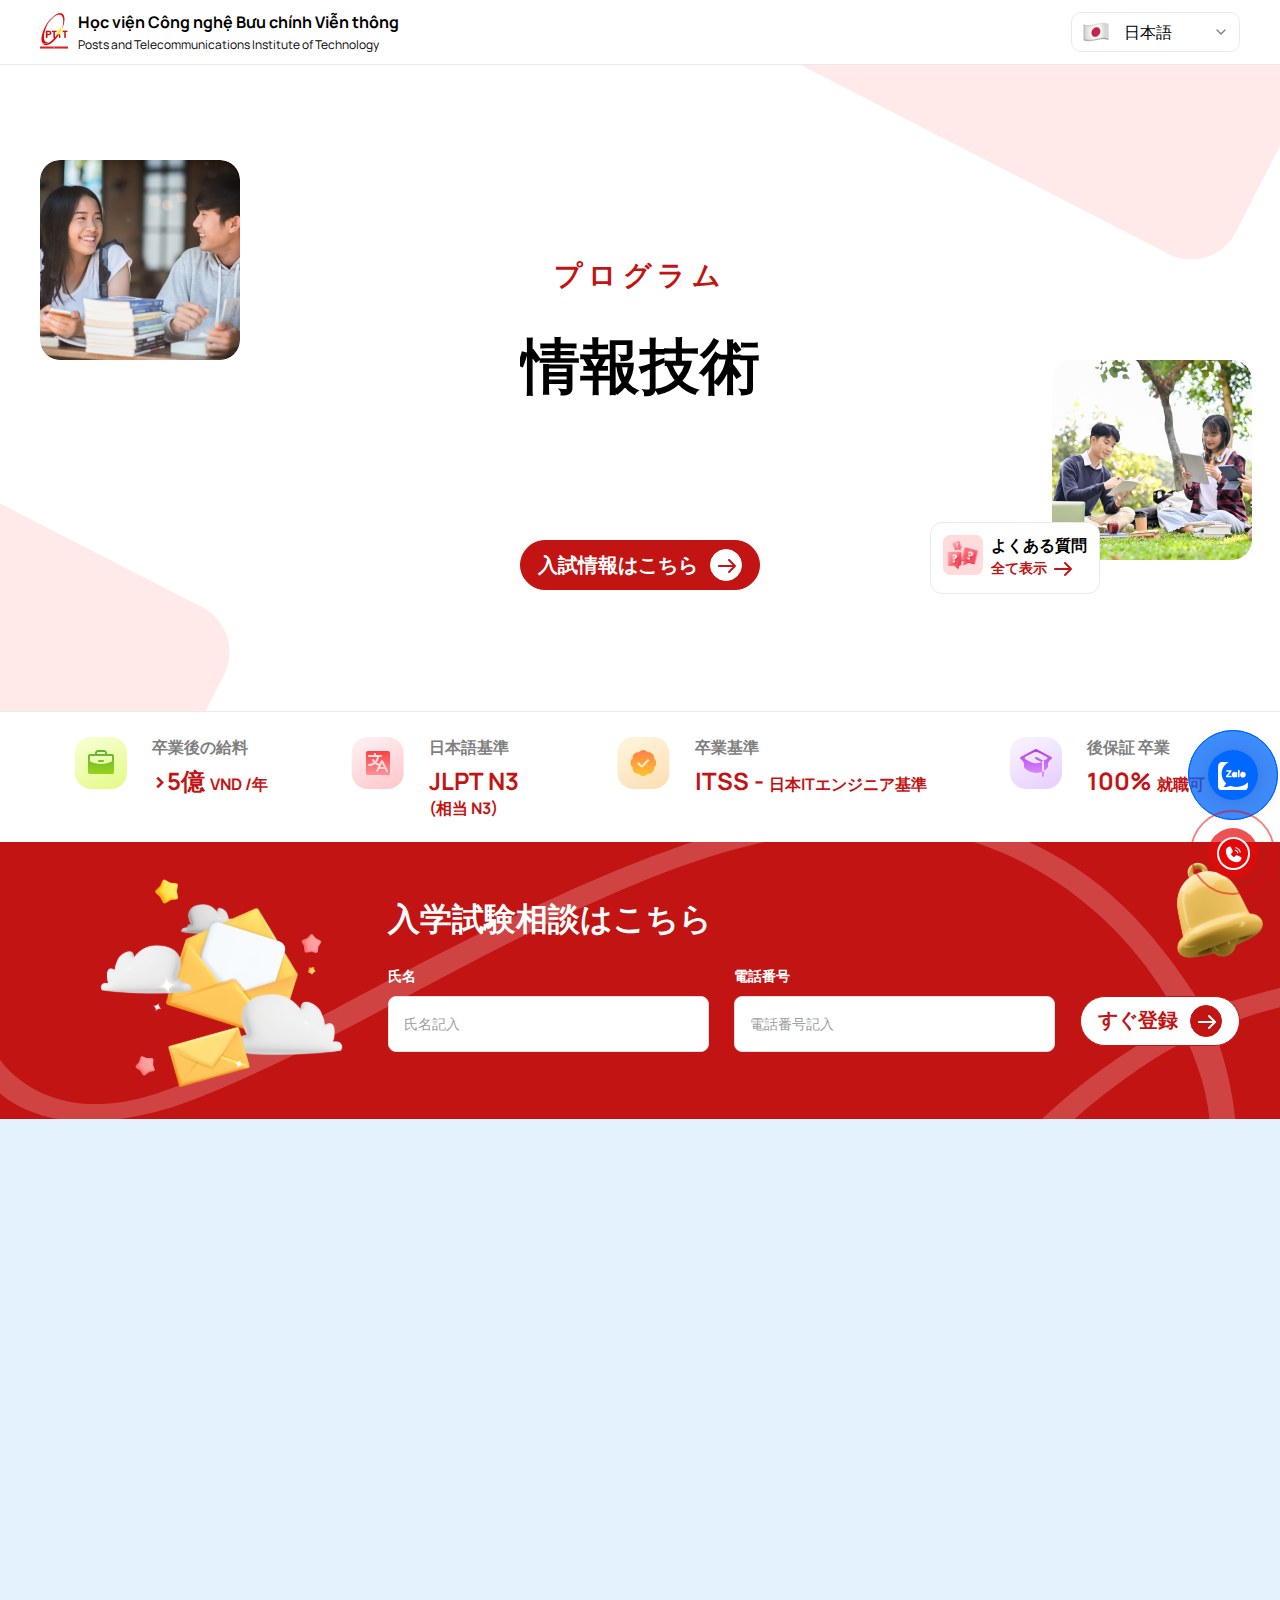
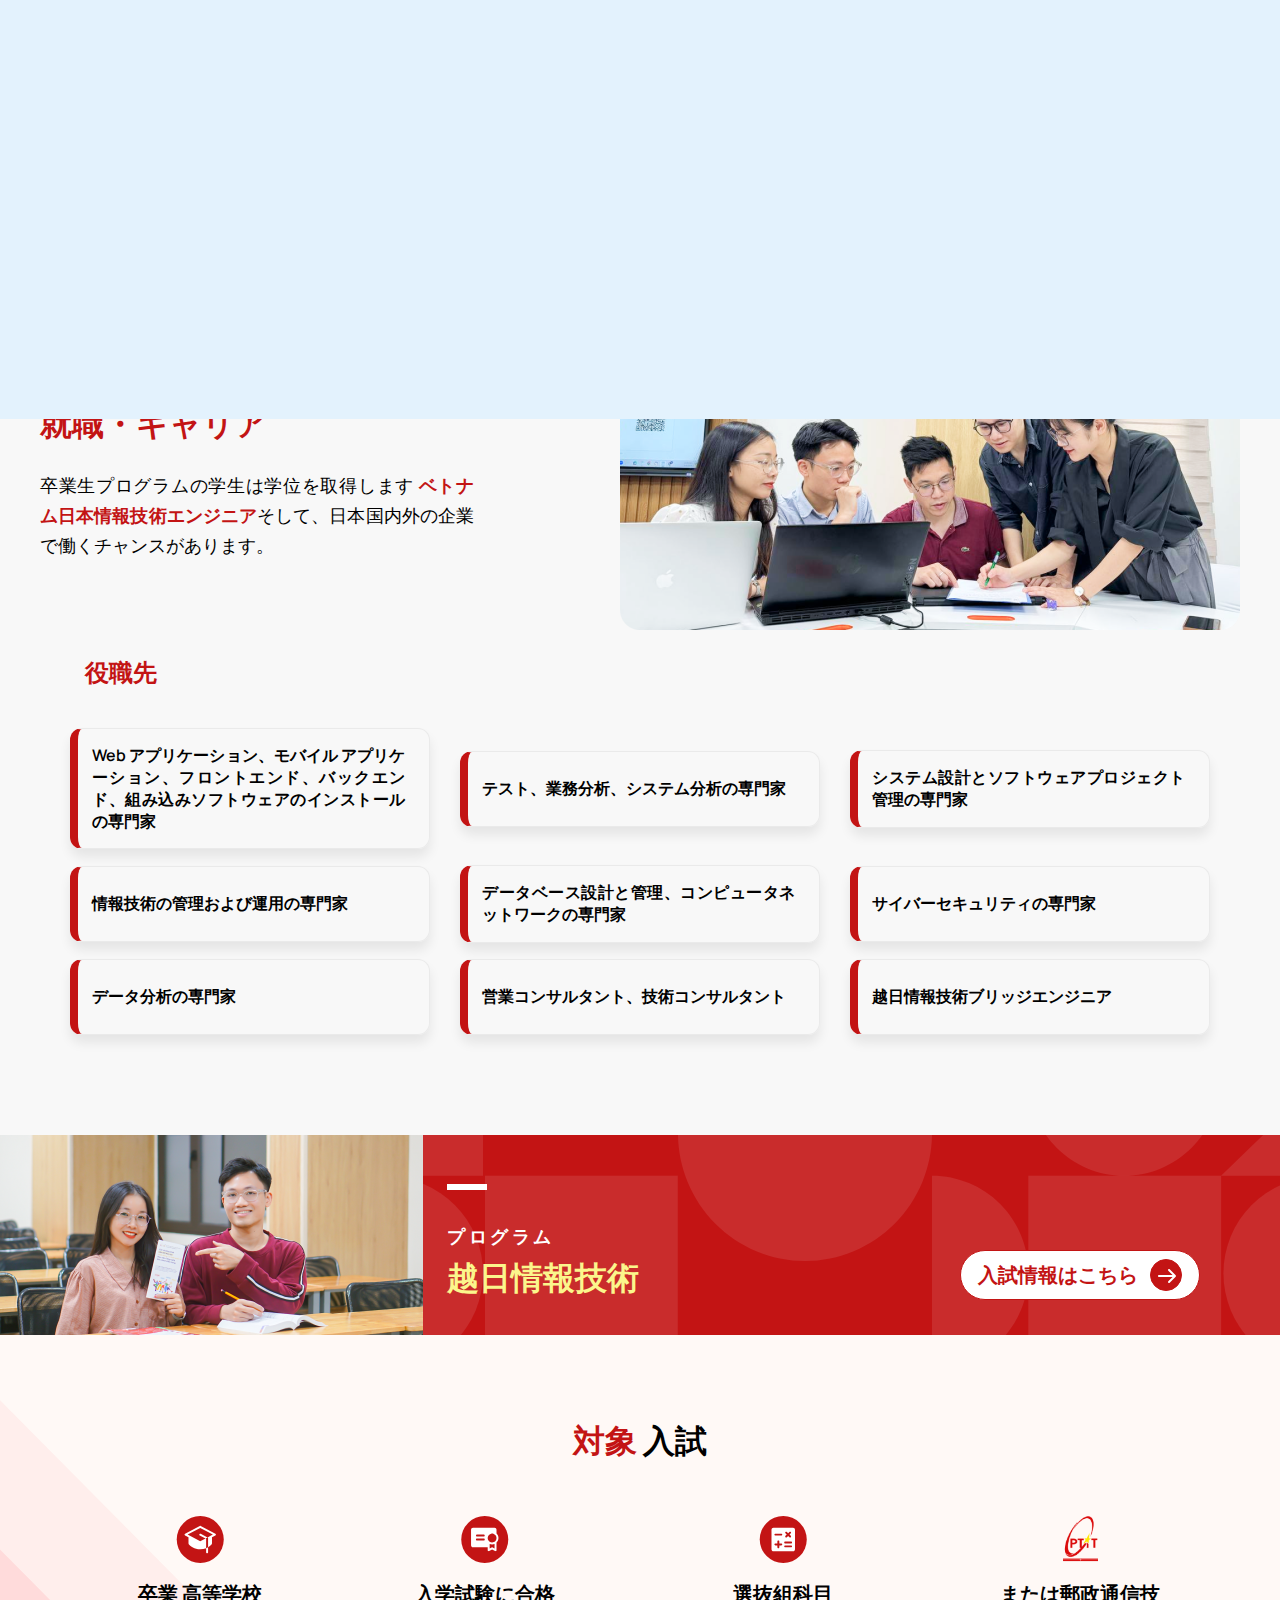
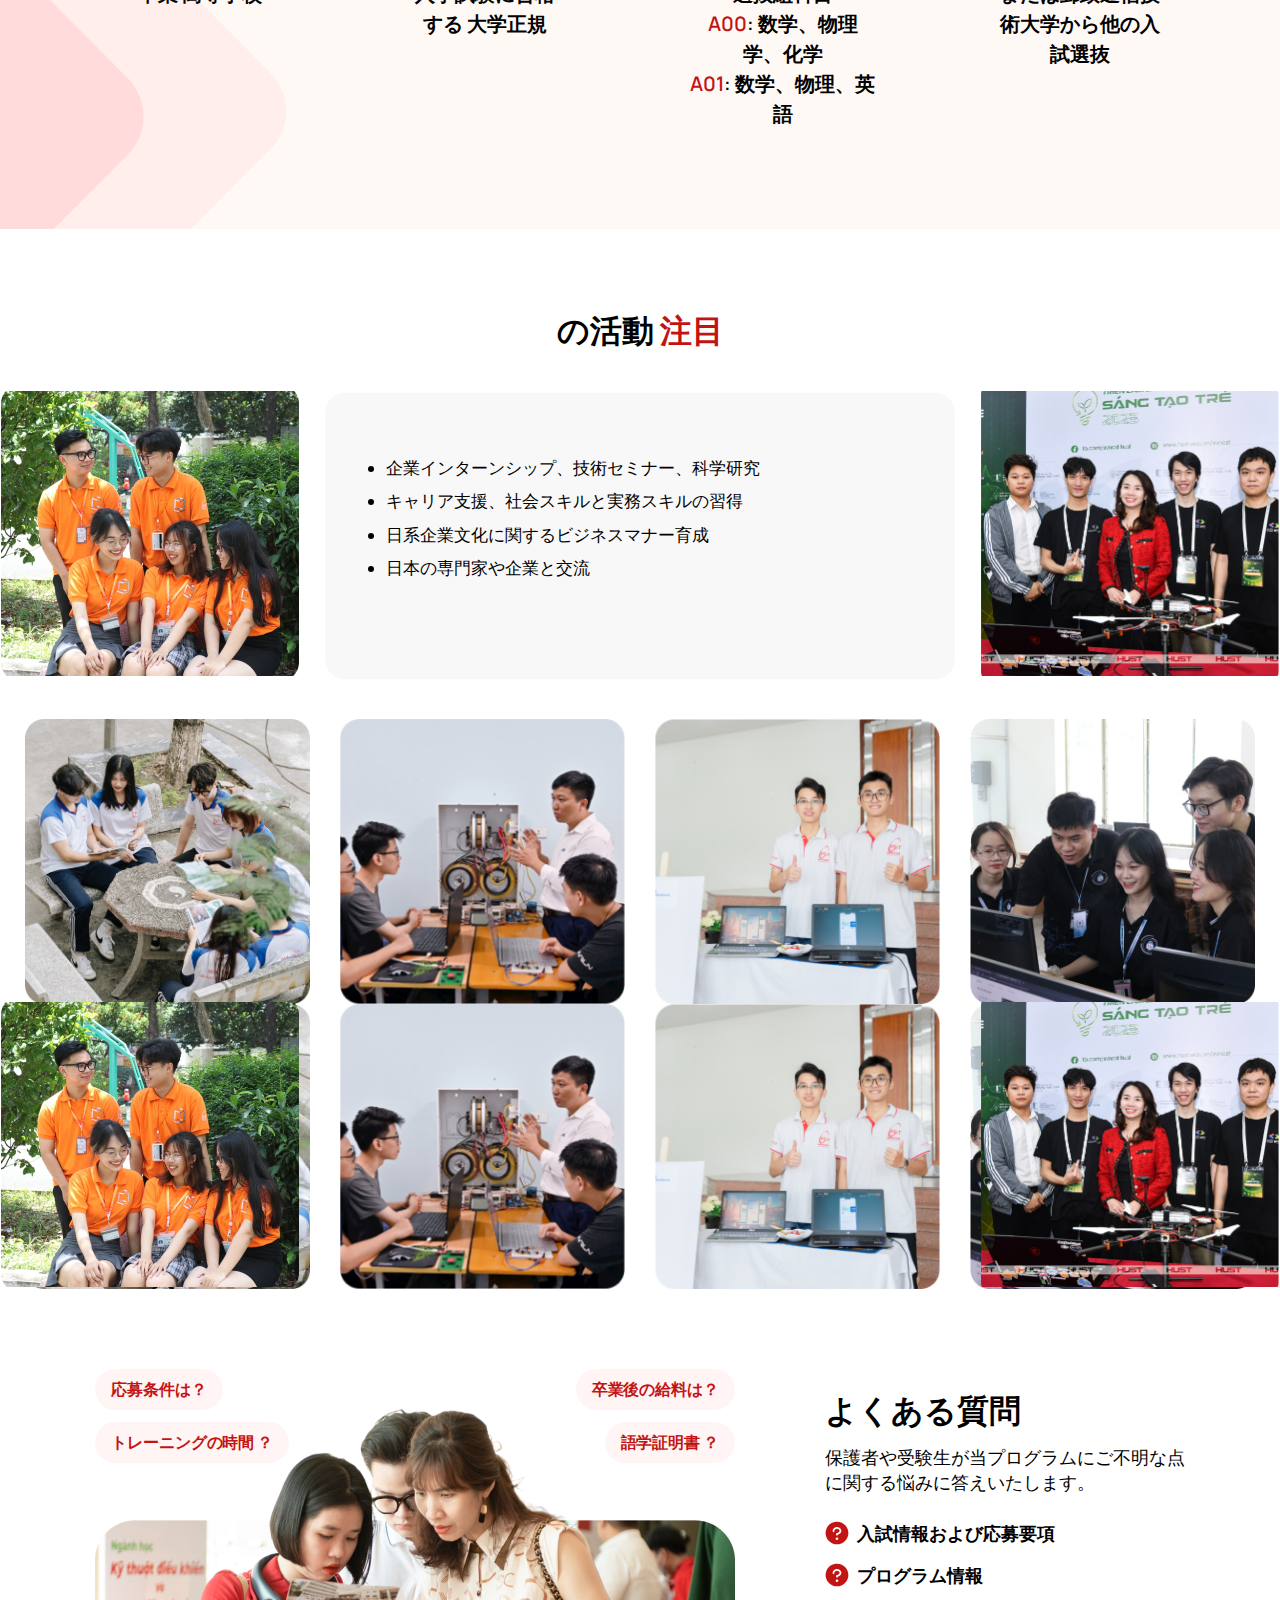
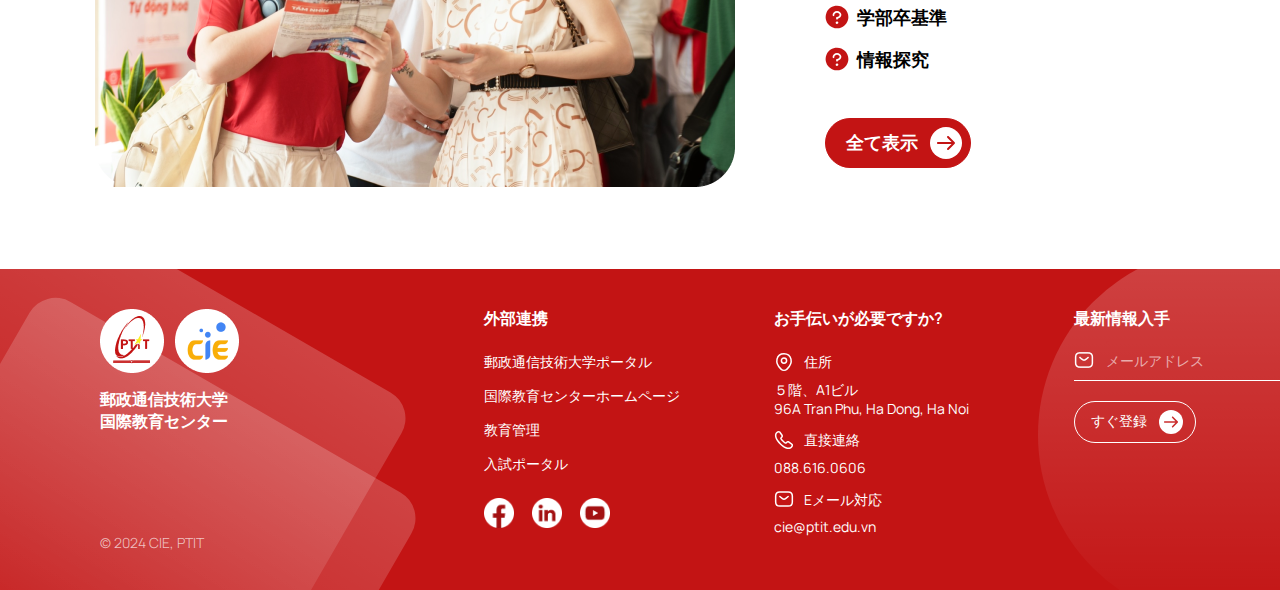
<file: jp-main.html>
<!DOCTYPE html>
<html lang="en">
  <head>
    <meta charset="UTF-8" />
    <meta name="viewport" content="width=device-width, initial-scale=1.0" />
    <title>越日情報技術</title>

    <!-- Favicon -->
    <link
      rel="apple-touch-icon"
      sizes="57x57"
      href="./assets/favicon/apple-icon-57x57.png"
    />
    <link
      rel="apple-touch-icon"
      sizes="60x60"
      href="./assets/favicon/apple-icon-60x60.png"
    />
    <link
      rel="apple-touch-icon"
      sizes="72x72"
      href="./assets/favicon/apple-icon-72x72.png"
    />
    <link
      rel="apple-touch-icon"
      sizes="76x76"
      href="./assets/favicon/apple-icon-76x76.png"
    />
    <link
      rel="apple-touch-icon"
      sizes="114x114"
      href="./assets/favicon/apple-icon-114x114.png"
    />
    <link
      rel="apple-touch-icon"
      sizes="120x120"
      href="./assets/favicon/apple-icon-120x120.png"
    />
    <link
      rel="apple-touch-icon"
      sizes="144x144"
      href="./assets/favicon/apple-icon-144x144.png"
    />
    <link
      rel="apple-touch-icon"
      sizes="152x152"
      href="./assets/favicon/apple-icon-152x152.png"
    />
    <link
      rel="apple-touch-icon"
      sizes="180x180"
      href="./assets/favicon/apple-icon-180x180.png"
    />
    <link
      rel="icon"
      type="image/png"
      sizes="192x192"
      href="./assets/favicon/android-icon-192x192.png"
    />
    <link
      rel="icon"
      type="image/png"
      sizes="32x32"
      href="./assets/favicon/favicon-32x32.png"
    />
    <link
      rel="icon"
      type="image/png"
      sizes="96x96"
      href="./assets/favicon/favicon-96x96.png"
    />
    <link
      rel="icon"
      type="image/png"
      sizes="16x16"
      href="./assets/favicon/favicon-16x16.png"
    />
    <link rel="manifest" href="/manifest.json" />
    <meta name="msapplication-TileColor" content="#ffffff" />
    <meta
      name="msapplication-TileImage"
      content="./assets/favicon/ms-icon-144x144.png"
    />
    <meta name="theme-color" content="#ffffff" />

    <!-- Reset CSS -->
    <link rel="stylesheet" href="./assets/css/reset.css" />

    <link rel="stylesheet" href="./assets/css/owl.carousel.min.css" />
    <link rel="stylesheet" href="./assets/css/owl.theme.default.min.css" />

    <!-- Styles CSS -->
    <link rel="stylesheet" href="./assets/css/jp-main.css" />
    <link
      rel="stylesheet"
      href="https://cdnjs.cloudflare.com/ajax/libs/font-awesome/6.0.0-beta3/css/all.min.css"
    />

    <!-- Responsive CSS -->
    <link rel="stylesheet" href="./assets/css/jp-main-responsive.css" />

    <!-- Grid CSS -->
    <link rel="stylesheet" href="./assets/css/grid.css" />

    <!-- Embed Font -->
    <link rel="preconnect" href="https://fonts.googleapis.com" />
    <link rel="preconnect" href="https://fonts.gstatic.com" crossorigin />
    <link
      href="https://fonts.googleapis.com/css2?family=Manrope:wght@200..800&display=swap"
      rel="stylesheet"
    />
  </head>
  <body>
    <header class="header">
      <div class="main-content">
        <div class="header--top">
          <div class="logo--block">
            <a href="jp-main.html">
              <img src="./assets/img/logo.png" alt="" class="logo" />
            </a>
            <div class="logo--content">
              <h2 class="logo__heading hide-on-mobile">
                Học viện Công nghệ Bưu chính Viễn thông
              </h2>
              <p class="logo__desc hide-on-mobile">
                Posts and Telecommunications Institute of Technology
              </p>
            </div>
          </div>
          <div class="dropdown">
            <div class="language--block">
              <img src="./assets/img/jp-flag.svg" alt="" class="selectedImg" />
              <p class="select">日本語</p>
              <svg
                width="16"
                height="16"
                viewBox="0 0 16 16"
                fill="none"
                xmlns="http://www.w3.org/2000/svg"
              >
                <path
                  fill-rule="evenodd"
                  clip-rule="evenodd"
                  d="M12.4713 5.52859C12.7317 5.78894 12.7317 6.21105 12.4713 6.4714L8.47132 10.4714C8.21097 10.7317 7.78886 10.7317 7.52851 10.4714L3.52851 6.4714C3.26816 6.21105 3.26816 5.78894 3.52851 5.52859C3.78886 5.26824 4.21097 5.26824 4.47132 5.52859L7.99992 9.05719L11.5285 5.52859C11.7889 5.26824 12.211 5.26824 12.4713 5.52859Z"
                  fill="#7F7F7F"
                />
              </svg>
            </div>

            <div class="dropdown--list">
              <a href="" class="dropdown--item dropdown--item__active">
                <img
                  src="./assets/img/jp-flag.svg"
                  alt=""
                  class="language__img"
                />
                <p class="language">日本語</p>
              </a>
              <a href="./" class="dropdown--item">
                <img src="./assets/img/flag.png" alt="" class="language__img" />
                <p class="language">Tiếng Việt</p>
              </a>
              <a
                href="en-main.html"
                class="dropdown--item dropdown--item__active"
              >
                <img
                  src="./assets/img/en-flag.svg"
                  alt=""
                  class="language__img"
                />
                <p class="language">English</p>
              </a>
            </div>
          </div>
        </div>
      </div>

      <div class="hotline-phone-ring-wrap">
        <div class="hotline-phone-ring">
          <div class="hotline-phone-ring-circle"></div>
          <div class="hotline-phone-ring-circle-fill"></div>
          <div class="hotline-phone-ring-img-circle">
            <a href="tel:088 616 0606" class="pps-btn-img">
              <img
                src="./assets/img/call-now.svg"
                alt="Gọi điện thoại"
                width="50"
              />
            </a>
          </div>
        </div>
        <div class="hotline-bar hide-on-mobile">
          <a href="tel:088 616 0606">
            <span class="text-hotline">すぐ電話</span>
            <span class="text-hotline">088 616 0606</span>
          </a>
        </div>
      </div>
    </header>

    <main>
      <!-- Hero -->
      <section class="hero">
        <img src="./assets/img/hero-bg.svg" alt="" class="hero__bg--more" />
        <img src="./assets/img/hero-bg2.svg" alt="" class="hero__bg--more" />
        <div class="main-content">
          <div class="hero__content">
            <p class="hero__note">プログラム</p>
            <h1 class="hero__heading">
              <span>
                <br class="show-on-mobile" />
                情報技術</span
              ><br />
              <span> ベトナム - 日本 </span>
            </h1>
            <a
              target="_blank"
              rel="noopenner"
              href="https://tuyensinh.ptit.edu.vn/"
            >
              <button class="hero--btn btn">
                <p>入試情報はこちら</p>
                <div class="hero--btn__img">
                  <img src="./assets/img/arrow-right.svg" alt="" />
                </div>
              </button>
            </a>
          </div>
          <div class="hero__media">
            <img src="./assets/img/hero-img-1.png" alt="" class="hero__img1" />
            <img src="./assets/img/hero-img-2.png" alt="" class="hero__img2" />
          </div>
        </div>
      </section>

      <div class="hero__more">
        <!-- faq-more -->
        <button class="question-faqs">
          <div class="question-faqs--item">
            <img
              src="./assets/img/faqs-question.png"
              alt=""
              class="question-faqs__icon"
            />
            <div class="question-faqs__content">
              <p class="question-faqs__info">
                よくある質問 <br class="show-on-mobile" />
              </p>

              <a
                href="FAQS-jp.html"
                target="_blank"
                class="question-faqs__more"
              >
                <p>全て表示</p>

                <img
                  class="question-faqs__img"
                  src="./assets/img/arrow-right.svg"
                  alt=""
                />
              </a>
            </div>
          </div>
        </button>

        <div class="main-content">
          <ul class="hero--list">
            <li class="hero--item">
              <img
                src="./assets/img/hero-icon1.svg"
                alt=""
                class="hero__icon"
              />
              <div class="list__content">
                <p class="list__info">
                  卒業後の給料 <br class="show-on-mobile" />
                </p>
                <p class="list__more">
                  >5億 <br class="show-on-mobile" /><span>VND /年</span>
                </p>
              </div>
            </li>

            <li class="hero--item">
              <img
                src="./assets/img/hero-icon2.svg"
                alt=""
                class="hero__icon"
              />
              <div class="list__content">
                <p class="list__info">日本語基準</p>
                <p class="list__more">JLPT N3 <span>(相当 N3)</span></p>
              </div>
            </li>

            <li class="hero--item">
              <img
                src="./assets/img/hero-icon3.svg"
                alt=""
                class="hero__icon"
              />
              <div class="list__content">
                <p class="list__info">卒業基準</p>
                <p class="list__more">
                  ITSS - <br class="show-on-mobile" /><span
                    >日本ITエンジニア基準</span
                  >
                </p>
              </div>
            </li>

            <li class="hero--item">
              <img
                src="./assets/img/hero-icon4.svg"
                alt=""
                class="hero__icon"
              />
              <div class="list__content">
                <p class="list__info">
                  後保証 <br class="show-on-mobile" />卒業
                </p>
                <p class="list__more">
                  100% <br class="show-on-mobile" /><span> 就職可</span>
                </p>
              </div>
            </li>
          </ul>
        </div>
      </div>

      <!-- Forms -->
      <section class="form">
        <div class="main-content">
          <!-- <img src="./assets/img/form__bg.svg" alt="" class="form__bg" /> -->
          <div class="form--content">
            <div class="form__media">
              <img src="./assets/img/envelope.svg" alt="" class="form__img1" />
              <img
                src="./assets/img/bell.svg"
                alt=""
                class="form__img2 hide-on-mobile"
              />
            </div>
            <div class="form__info">
              <h2 class="form__heading heading1">入学試験相談はこちら</h2>
              <div class="form__action">
                <form class="form__js" id="infoForm">
                  <div class="form__name--content">
                    <div class="form__name">
                      <label for="name">氏名</label><br />
                      <input
                        type="text"
                        id="name"
                        name="name"
                        placeholder="氏名記入"
                        required
                      />
                    </div>
                    <span id="nameHelp" class="help-text__info"></span>
                  </div>
                  <div class="form__phone--content">
                    <div class="form__phone">
                      <label for="phone">電話番号</label><br />
                      <input
                        type="text"
                        id="phone"
                        name="phone"
                        placeholder="電話番号記入"
                        required
                      />
                    </div>
                    <span id="phoneHelp" class="help-text__info"></span>
                  </div>
                  <div class="form__submit show-modal">
                    <button
                      type="submit"
                      name="action"
                      id="submitBtn"
                      class="form--btn btn"
                      value="Submit Info"
                      disabled
                    >
                      <p>すぐ登録</p>
                      <div class="form--btn__img">
                        <img src="./assets/img/arrow-right-white.svg" alt="" />
                      </div>
                    </button>
                  </div>
                </form>
              </div>
            </div>
          </div>
        </div>
      </section>

      <section class="form--popup">
        <span class="overlay"></span>
        <div id="popupbox">
          <img src="./assets/img/fill-checked.svg" alt="" class="popup__img" />
          <h2 class="popup__heading">相談登録が成功しました。</h2>
          <p class="popup__desc">
            入試に関する相談申込を完了しました。
            国際教育センターは、お客様が提供された電話番号でより連絡いたします。
            また、何かご不明な点や質問がありましたら、遠慮なくご連絡ください。
            <br />Eメール: <span>cie@ptit.edu.vn</span> <br />Hotline:
            <span>088 616 0606</span>
          </p>
          <button class="popup__btn close-btn">了解しました。</button>
        </div>
      </section>

      <!-- Description -->
      <section class="desc">
        <img
          src="./assets/img/desc-bg.svg"
          alt=""
          class="desc__bg hide-on-mobile"
        />
        <div class="main-content">
          <div class="desc__media">
            <img src="./assets/img/desc-img1.png" alt="" class="desc__img" />
            <img src="./assets/img/desc-img2.png" alt="" class="desc__img" />
          </div>
          <div class="desc__content">
            <h2 class="desc__heading heading1">プログラム概要</h2>
            <p class="desc__desc desc1">
              ベトナムと日本の情報技術プログラムは
              、日本からのパートナーや企業と緊密に協力し、
              情報技術エンジニアを育成する目的を持っています
              <strong>日本の(ITSS)技能標準</strong> - に準拠した IT
              エンジニアの育成を目的として、
              日本のパートナーや企業と緊密に連携しています。
              学生は日本企業の専門家から直接訓練を受け、
              インターンシップに参加し、大規模プロジェクトで実習することができます。
            </p>
          </div>
        </div>
      </section>

      <!-- Option -->
      <section class="option">
        <div class="option__bg--ringss hide-on-mobile">
          <span class="option__bg--rings">
            <span class="option__bg--ring"></span>
          </span>
        </div>

        <!-- <img
          src="./assets/img/option-bg.svg"
          alt=""
          class="option__bg hide-on-mobile"
        /> -->
        <div class="main-content">
          <div class="option--block">
            <div class="option__content">
              <h2 class="option__heading heading1">就職・キャリア</h2>
              <p class="option__desc desc1">
                卒業生プログラムの学生は学位を取得します
                <strong>ベトナム日本情報技術エンジニア</strong
                >そして、日本国内外の企業で働くチャンスがあります。
              </p>
            </div>
            <div class="option__media">
              <img
                src="./assets/img/option-img.png"
                alt=""
                class="option__img"
              />
              <div class="option--more hide-on-mobile">
                <img src="./assets/img/option-more-icon.svg" alt="" />
                <p>情報技術エンジニア</p>
              </div>
            </div>
          </div>
          <h3 class="option__position">役職先</h3>
          <ul class="option__list">
            <li class="option__item">
              <p>
                Web アプリケーション、モバイル
                アプリケーション、フロントエンド、バックエンド、組み込みソフトウェアのインストールの専門家
              </p>
            </li>
            <li class="option__item">
              <p>テスト、業務分析、システム分析の専門家</p>
            </li>
            <li class="option__item">
              <p>システム設計とソフトウェアプロジェクト管理の専門家</p>
            </li>
          </ul>

          <ul class="option__list">
            <li class="option__item">
              <p>情報技術の管理および運用の専門家</p>
            </li>
            <li class="option__item">
              <p>データベース設計と管理、コンピュータネットワークの専門家</p>
            </li>
            <li class="option__item">
              <p>サイバーセキュリティの専門家</p>
            </li>
          </ul>

          <ul class="option__list">
            <li class="option__item">
              <p>データ分析の専門家</p>
            </li>
            <li class="option__item">
              <p>営業コンサルタント、技術コンサルタント</p>
            </li>
            <li class="option__item">
              <p>越日情報技術ブリッジエンジニア</p>
            </li>
          </ul>
        </div>
      </section>

      <!-- Sale -->
      <section class="sale">
        <img src="./assets/img/sale-img.png" alt="" class="sale__img" />
        <div class="main-content">
          <!-- <img src="./assets/img/sale-bg.svg" alt="" class="sale__bg" /> -->

          <div class="sale__content">
            <div class="sale__content--main">
              <p class="sale__title">プログラム</p>
              <h2 class="sale__heading heading1">越日情報技術</h2>
            </div>
            <a
              target="_blank"
              rel="noopenner"
              href="https://tuyensinh.ptit.edu.vn/"
            >
              <button class="sale--btn btn">
                <p>入試情報はこちら</p>
                <div class="sale--btn__img">
                  <img src="./assets/img/arrow-right-white.svg" alt="" />
                </div>
              </button>
            </a>
          </div>
        </div>
      </section>

      <!-- Object -->
      <section class="object">
        <!-- <img src="./assets/img/object-bg.svg" alt="" class="object__bg" /> -->
        <div class="main-content">
          <h2 class="object__heading"><span>対象</span> 入試</h2>
          <ul class="object__list">
            <li class="object__item">
              <img
                src="./assets/img/object-icon1.svg"
                alt=""
                class="object__icon"
              />
              <p>
                <span style="color: #000">卒業</span>
                <span style="color: #000">高等学校</span>
              </p>
            </li>

            <li class="object__item">
              <img
                src="./assets/img/object-icon2.svg"
                alt=""
                class="object__icon"
              />
              <p>
                入学試験に合格する <br class="show-on-mobile" />
                大学正規
              </p>
            </li>

            <li class="object__item">
              <img
                src="./assets/img/object-icon3.svg"
                alt=""
                class="object__icon"
              />
              <p>選抜組科目</p>
              <p><span>A00</span>: 数学、物理学、化学</p>
              <p><span>A01</span>: 数学、物理、英語</p>
            </li>

            <li class="object__item">
              <img src="./assets/img/logo.png" alt="" class="object__icon" />
              <p>または郵政通信技術大学から他の入試選抜</p>
            </li>
          </ul>
        </div>
      </section>

      <!-- Activity -->
      <section class="activity">
        <h2 class="activity__heading heading1">の活動 <span>注目</span></h2>
        <div class="main-content">
          <!-- <h2 class="activity__heading heading1">
                Hoạt động <span>nổi bật</span>
            </h2> -->
          <div class="activity__content">
            <ul class="activity__list" style="list-style-type: disc">
              <li>
                <p>企業インターンシップ、技術セミナー、科学研究</p>
              </li>
              <li>
                <p>キャリア支援、社会スキルと実務スキルの習得</p>
              </li>
              <li>
                <p>日系企業文化に関するビジネスマナー育成</p>
              </li>
              <li>
                <p>日本の専門家や企業と交流</p>
              </li>
            </ul>
          </div>

          <slide class="activity__media hide-on-mobile">
            <img
              src="./assets/img/activity-img1.png"
              alt=""
              class="activity__img"
            />
            <img
              src="./assets/img/activity-img2.png"
              alt=""
              class="activity__img"
            />
            <img
              src="./assets/img/activity-img3.png"
              alt=""
              class="activity__img"
            />
            <img
              src="./assets/img/activity-img4.png"
              alt=""
              class="activity__img"
            />
            <img
              src="./assets/img/activity-img5.png"
              alt=""
              class="activity__img"
            />
            <img
              src="./assets/img/activity-img6.png"
              alt=""
              class="activity__img"
            />
          </slide>

          <slide class="activity__media owl-carousel">
            <img
              src="./assets/img/activity-img1.png"
              alt=""
              class="activity__img"
            />
            <img
              src="./assets/img/activity-img2.png"
              alt=""
              class="activity__img"
            />
            <img
              src="./assets/img/activity-img3.png"
              alt=""
              class="activity__img"
            />
            <img
              src="./assets/img/activity-img4.png"
              alt=""
              class="activity__img"
            />
            <img
              src="./assets/img/activity-img5.png"
              alt=""
              class="activity__img"
            />
            <img
              src="./assets/img/activity-img6.png"
              alt=""
              class="activity__img"
            />
          </slide>
        </div>
      </section>

      <section class="question">
        <div class="main-content">
          <div class="ques--media">
            <img src="./assets/img/ques-img.png" alt="" class="ques__img" />
            <div class="ques__img--content1 ques__img--content">
              応募条件は？
            </div>
            <div class="ques__img--content2 ques__img--content">
              トレーニングの時間 ？
            </div>
            <div class="ques__img--content3 ques__img--content">
              卒業後の給料は？
            </div>
            <div class="ques__img--content4 ques__img--content">
              語学証明書 ？
            </div>
          </div>
          <div class="ques--content">
            <h2 class="ques--content__heading">よくある質問</h2>
            <p class="ques--content__desc">
              保護者や受験生が当プログラムにご不明な点に関する悩みに答えいたします。
            </p>
            <div class="ques__list">
              <div class="ques__item">
                <img
                  src="./assets/img/ques-icon.svg"
                  alt=""
                  class="ques__item--icon"
                />
                <p class="ques__item--desc">入試情報および応募要項</p>
              </div>

              <div class="ques__item">
                <img
                  src="./assets/img/ques-icon.svg"
                  alt=""
                  class="ques__item--icon"
                />
                <p class="ques__item--desc">プログラム情報</p>
              </div>

              <div class="ques__item">
                <img
                  src="./assets/img/ques-icon.svg"
                  alt=""
                  class="ques__item--icon"
                />
                <p class="ques__item--desc">学部卒基準</p>
              </div>

              <div class="ques__item">
                <img
                  src="./assets/img/ques-icon.svg"
                  alt=""
                  class="ques__item--icon"
                />
                <p class="ques__item--desc">情報探究</p>
              </div>
            </div>

            <a href="FAQS-jp.html" target="_blank" class="ques__submit--link">
              <button class="ques__submit btn">
                <p class="ques__submit--desc">全て表示</p>
                <img
                  src="./assets/img/arrow-right.svg"
                  alt=""
                  class="ques__submit--icon"
                />
              </button>
            </a>
          </div>
        </div>
      </section>

      <!-- Footer -->

      <footer class="footer">
        <div class="footer__overlay footer__overlay--1"></div>
        <div class="footer__overlay footer__overlay--2"></div>
        <div class="footer__container">
          <div class="footer__container--list">
            <div class="footer__section">
              <img
                src="./assets/img/icon_ptit.png"
                alt="PTIT Logo"
                class="footer__logo"
              />
              <img
                src="./assets/img/icon_cie.png"
                alt="CIE Logo"
                class="footer__logo"
              />
              <div>
                <h3
                  style="
                    font-size: 16px;
                    font-weight: 600;
                    font-family: Manrope;
                    color: #ffffff;
                    margin-bottom: 6px;
                  "
                >
                  郵政通信技術大学
                </h3>
                <h3>国際教育センター</h3>
              </div>
              <!-- <p>
                Chúng tôi tiên phong trong việc xây dựng và triển khai các
                chương trình đào tạo hệ chất lượng cao.
              </p> -->
            </div>
            <div class="footer__section">
              <p class="title">外部連携</p>
              <ul>
                <li>
                  <img
                    src="./assets/img/arrow-right-white.svg"
                    alt=""
                    class="show-on-mobile"
                  />
                  <a href="https://portal.dtqt.edu.vn/" target="_blank"
                    >郵政通信技術大学ポータル</a
                  >
                </li>
                <li>
                  <img
                    src="./assets/img/arrow-right-white.svg"
                    alt=""
                    class="show-on-mobile"
                  />
                  <a href="https://cie.ptit.edu.vn/" target="_blank"
                    >国際教育センターホームページ</a
                  >
                </li>
                <li>
                  <img
                    src="./assets/img/arrow-right-white.svg"
                    alt=""
                    class="show-on-mobile"
                  />
                  <a href="https://daotao.ptit.edu.vn/" target="_blank"
                    >教育管理</a
                  >
                </li>
                <li>
                  <img
                    src="./assets/img/arrow-right-white.svg"
                    alt=""
                    class="show-on-mobile"
                  />
                  <a href="https://tuyensinh.dtqt.edu.vn/" target="_blank"
                    >入試ポータル</a
                  >
                </li>
              </ul>
              <div class="footer__social">
                <a href="https://www.facebook.com/ptit.cie" target="_blank"
                  ><img src="./assets/img/icon_fb.png" alt="Facebook"
                /></a>
                <a
                  href="https://www.linkedin.com/company/cie-ptit/"
                  target="_blank"
                  ><img src="./assets/img/icon_lkin.png" alt="LinkedIn"
                /></a>
                <a href="https://www.youtube.com/@CIEPTIT" target="_blank"
                  ><img src="./assets/img/icon_yt.png" alt="YouTube"
                /></a>
              </div>
            </div>
            <div class="footer__section">
              <p class="title">お手伝いが必要ですか?</p>
              <p class="address">
                <img src="./assets/img/location.svg" alt="địa chỉ" /> 住所
              </p>
              <p class="address1">
                ５階、A1ビル<br />96A Tran Phu, Ha Dong, Ha Noi
              </p>
              <p class="address">
                <img src="./assets/img/call.svg" alt="địa chỉ" /> 直接連絡
              </p>
              <p class="address1">088.616.0606</p>
              <p class="address">
                <img src="./assets/img/sms.svg" alt="địa chỉ" /> Eメール対応
              </p>
              <!-- <p class="address1">cie@ptit.edu.vn</p> -->
              <p
                class="copyable-text address1"
                onclick="copyToClipboard(this, 'cie@ptit.edu.vn')"
              >
                cie@ptit.edu.vn<span class="copy-notification"
                  >コピー成功!</span
                >
              </p>
            </div>
            <div class="footer__section">
              <p class="title">最新情報入手</p>
              <form id="emailForm">
                <div class="input-group">
                  <!-- <i class="fas fa-envelope"></i> -->
                  <img src="./assets/img/sms1.png" alt="địa chỉ" />
                  <input
                    type="email"
                    id="user_email"
                    name="user_email"
                    placeholder="メールアドレス"
                    required
                  />
                </div>
                <span id="emailHelp" class="help-text"></span>

                <div class="form__submit show-email">
                  <button
                    type="submit"
                    name="action"
                    value="Submit Email"
                    disabled
                    id="submitFooterBtn"
                    class="hide-on-mobile"
                  >
                    <p class="hide-on-mobile">すぐ登録</p>
                    <svg
                      width="24"
                      height="24"
                      viewBox="0 0 24 24"
                      fill="none"
                      xmlns="http://www.w3.org/2000/svg"
                    >
                      <path
                        fill-rule="evenodd"
                        clip-rule="evenodd"
                        d="M13.2929 5.29289C13.6834 4.90237 14.3166 4.90237 14.7071 5.29289L20.7071 11.2929C21.0976 11.6834 21.0976 12.3166 20.7071 12.7071L14.7071 18.7071C14.3166 19.0976 13.6834 19.0976 13.2929 18.7071C12.9024 18.3166 12.9024 17.6834 13.2929 17.2929L17.5858 13H4C3.44772 13 3 12.5523 3 12C3 11.4477 3.44772 11 4 11H17.5858L13.2929 6.70711C12.9024 6.31658 12.9024 5.68342 13.2929 5.29289Z"
                        fill="white"
                      />
                    </svg>
                  </button>
                </div>
              </form>
            </div>
          </div>

          <p class="footer__st">© 2024 CIE, PTIT</p>
        </div>
        <div class="background-circle hide-on-mobile"></div>
      </footer>
    </main>

    <script
      src="https://code.jquery.com/jquery-3.7.1.min.js"
      integrity="sha256-/JqT3SQfawRcv/BIHPThkBvs0OEvtFFmqPF/lYI/Cxo="
      crossorigin="anonymous"
    ></script>

    <!-- more validate -->
    <script>
      document.addEventListener("DOMContentLoaded", function () {
        const nameInput = document.getElementById("name");
        const phoneInput = document.getElementById("phone");
        const submitBtn = document.getElementById("submitBtn");
        const nameHelp = document.getElementById("nameHelp");
        const phoneHelp = document.getElementById("phoneHelp");

        // Regular expressions for validation
        const phonePattern = /^\d{10}$/; // Example pattern for a 10-digit phone number

        function validateForm() {
          const nameValid =
            nameInput.value.length > 0 && nameInput.value.length <= 16;
          const phoneValid = phonePattern.test(phoneInput.value);

          nameInput.addEventListener("input", function () {
            if (nameInput.value === "") {
              nameHelp.textContent = "名前を空白にすることはできません";
              submitBtn.disabled = true;
            } else if (nameInput.value.length > 16) {
              nameHelp.textContent = "無効な名前 (最大 16 文字)";
              submitBtn.disabled = true;
            } else {
              nameHelp.textContent = "";
              submitBtn.disabled = false;
              // Thực hiện các hành động submit khác ở đây
            }
          });

          phoneInput.addEventListener("input", function () {
            if (phoneInput.value === "") {
              phoneHelp.textContent =
                "電話番号は空白のままにすることはできません";
              submitBtn.disabled = true;
            } else if (!phonePattern.test(phoneInput.value)) {
              phoneHelp.textContent = "無効な電話番号";
              submitBtn.disabled = true;
            } else {
              phoneHelp.textContent = "";
              submitBtn.disabled = false;
              // Thực hiện các hành động submit khác ở đây
            }
          });

          // Enable/disable submit button based on validation
          submitBtn.disabled = !(nameValid && phoneValid);
        }

        // Call validateForm initially and on every input change
        validateForm();
        nameInput.addEventListener("input", validateForm);
        phoneInput.addEventListener("input", validateForm);

        document
          .getElementById("infoForm")
          .addEventListener("submit", function (event) {
            event.preventDefault();

            // Validate form before showing popup
            validateForm();

            if (!submitBtn.disabled) {
              // Perform actions upon valid submission
              console.log("Form submitted:", nameInput.value, phoneInput.value);
            } else {
              nameHelp.textContent = "無効な名前 (最大 16 文字)";
              phoneHelp.textContent = "無効な電話番号";
            }
          });
      });
    </script>

    <!-- // footer--validate -->
    <script>
      document.addEventListener("DOMContentLoaded", function () {
        const emailInput = document.getElementById("user_email");
        const submitFooterBtn = document.getElementById("submitFooterBtn");
        const emailHelp = document.getElementById("emailHelp");

        emailInput.addEventListener("input", function () {
          const emailPattern = /^[^\s@]+@[^\s@]+\.[^\s@]+$/;

          if (emailInput.value === "") {
            emailHelp.textContent = "";
            submitFooterBtn.disabled = true;
          } else if (!emailPattern.test(emailInput.value)) {
            emailHelp.textContent = "無効な電子メール";
            submitFooterBtn.disabled = true;
          } else {
            emailHelp.textContent = "";
            submitFooterBtn.disabled = false;
          }
        });

        document
          .getElementById("emailForm")
          .addEventListener("submit", function (event) {
            event.preventDefault();

            if (
              !submitFooterBtn.disabled &&
              emailPattern.test(emailInput.value)
            ) {
              // Perform actions upon valid submission
              console.log("Email submitted:", emailInput.value);
            } else {
              emailHelp.textContent = "無効な電子メール";
            }
          });
      });
    </script>

    <!-- click text copy -->
    <script>
      function copyToClipboard(element, text) {
        // Create a temporary input element
        var tempInput = document.createElement("input");
        // Set its value to the text to be copied
        tempInput.value = text;
        // Append it to the body
        document.body.appendChild(tempInput);
        // Select the text in the input
        tempInput.select();
        // Copy the selected text to the clipboard
        document.execCommand("copy");
        // Remove the temporary input element
        document.body.removeChild(tempInput);
        // Alert the user that the text has been copied
        // alert("Copied to clipboard: " + text);
        var notification = element.querySelector(".copy-notification");
        notification.style.display = "inline";
        setTimeout(function () {
          notification.style.display = "none";
        }, 2000); // Hide the notification after 2 seconds
      }
    </script>

    <script>
      $(document).ready(function () {
        // Handle submit for info form
        $("#infoForm").submit(function (event) {
          event.preventDefault(); // Prevent default form submission
          $.ajax({
            url: "jp-main.php",
            type: "POST",
            data: $(this).serialize() + "&action=Submit Info",
            success: function (response) {
              console.log("Infor form submitted successfully.");
              // alert(response);
            },
          });
        });

        // Handle submit for email form
        $("#emailForm").submit(function (event) {
          event.preventDefault(); // Prevent default form submission
          $.ajax({
            url: "jp-main.php",
            type: "POST",
            data: $(this).serialize() + "&action=Submit Email",
            success: function (response) {
              console.log("Email form submitted successfully.");
              $("#popupbox").modal("show");
            },
          });
        });
      });
    </script>

    <!--  -->
    <script src="./assets/owl.carousel.js"></script>
    <script src="./assets/owl.carousel.min.js"></script>
    <script>
      $(".owl-carousel").owlCarousel({
        items: 1,
        nav: false,
        loop: true,
        margin: 0,
        autoplay: true,
        lazyload: true,
        autoplaySpeed: 2000,
        responsiveClass: true,
        responsive: {
          0: {
            items: 1,
            nav: false,
          },
          600: {
            items: 1,
            nav: false,
          },
          1000: {
            items: 1,
            nav: true,
            loop: false,
          },
        },
      });
    </script>

    <!-- popup -->
    <!-- <script>
    const section = document.querySelector(".form--popup"),
        overlay = document.querySelector(".overlay"),
        showBtn = document.querySelector(".show-modal"),
        closeBtn = document.querySelector(".close-btn");
    showBtn.addEventListener("click", () => section.classList.add("active"));
    overlay.addEventListener("click", () =>
        section.classList.remove("active")
    );
    closeBtn.addEventListener("click", () =>
        section.classList.remove("active")
    );
</script> -->

    <script>
      document.addEventListener("DOMContentLoaded", (event) => {
        const section = document.querySelector(".form--popup"),
          overlay = document.querySelector(".overlay"),
          showBtn = document.querySelector(".show-modal button"),
          showEmail = document.querySelector(".show-email button"),
          closeBtn = document.querySelector(".close-btn");

        showBtn.addEventListener("click", () =>
          section.classList.add("active")
        );
        showEmail.addEventListener("click", () =>
          section.classList.add("active")
        );
        overlay.addEventListener("click", () =>
          section.classList.remove("active")
        );
        closeBtn.addEventListener("click", () =>
          section.classList.remove("active")
        );
      });
    </script>

    <!--  Button zalo -->

    <a
      href="https://chat.zalo.me/?phone=0886160606"
      id="linkzalo"
      target="_blank"
      rel="noopener noreferrer"
    >
      <div class="fcta-zalo-container">
        <div class="fcta-zalo-nen-nut">
          <div class="fcta-zalo-ben-trong-nut">
            <svg xmlns="http://www.w3.org/2000/svg" viewBox="0 0 460.1 436.6">
              <path
                fill="currentColor"
                class="st0"
                d="M82.6 380.9c-1.8-.8-3.1-1.7-1-3.5 1.3-1 2.7-1.9 4.1-2.8 13.1-8.5 25.4-17.8 33.5-31.5 6.8-11.4 5.7-18.1-2.8-26.5C69 269.2 48.2 212.5 58.6 145.5 64.5 107.7 81.8 75 107 46.6c15.2-17.2 33.3-31.1 53.1-42.7 1.2-.7 2.9-.9 3.1-2.7-.4-1-1.1-.7-1.7-.7-33.7 0-67.4-.7-101 .2C28.3 1.7.5 26.6.6 62.3c.2 104.3 0 208.6 0 313 0 32.4 24.7 59.5 57 60.7 27.3 1.1 54.6.2 82 .1 2 .1 4 .2 6 .2H290c36 0 72 .2 108 0 33.4 0 60.5-27 60.5-60.3v-.6-58.5c0-1.4.5-2.9-.4-4.4-1.8.1-2.5 1.6-3.5 2.6-19.4 19.5-42.3 35.2-67.4 46.3-61.5 27.1-124.1 29-187.6 7.2-5.5-2-11.5-2.2-17.2-.8-8.4 2.1-16.7 4.6-25 7.1-24.4 7.6-49.3 11-74.8 6zm72.5-168.5c1.7-2.2 2.6-3.5 3.6-4.8 13.1-16.6 26.2-33.2 39.3-49.9 3.8-4.8 7.6-9.7 10-15.5 2.8-6.6-.2-12.8-7-15.2-3-.9-6.2-1.3-9.4-1.1-17.8-.1-35.7-.1-53.5 0-2.5 0-5 .3-7.4.9-5.6 1.4-9 7.1-7.6 12.8 1 3.8 4 6.8 7.8 7.7 2.4.6 4.9.9 7.4.8 10.8.1 21.7 0 32.5.1 1.2 0 2.7-.8 3.6 1-.9 1.2-1.8 2.4-2.7 3.5-15.5 19.6-30.9 39.3-46.4 58.9-3.8 4.9-5.8 10.3-3 16.3s8.5 7.1 14.3 7.5c4.6.3 9.3.1 14 .1 16.2 0 32.3.1 48.5-.1 8.6-.1 13.2-5.3 12.3-13.3-.7-6.3-5-9.6-13-9.7-14.1-.1-28.2 0-43.3 0zm116-52.6c-12.5-10.9-26.3-11.6-39.8-3.6-16.4 9.6-22.4 25.3-20.4 43.5 1.9 17 9.3 30.9 27.1 36.6 11.1 3.6 21.4 2.3 30.5-5.1 2.4-1.9 3.1-1.5 4.8.6 3.3 4.2 9 5.8 14 3.9 5-1.5 8.3-6.1 8.3-11.3.1-20 .2-40 0-60-.1-8-7.6-13.1-15.4-11.5-4.3.9-6.7 3.8-9.1 6.9zm69.3 37.1c-.4 25 20.3 43.9 46.3 41.3 23.9-2.4 39.4-20.3 38.6-45.6-.8-25-19.4-42.1-44.9-41.3-23.9.7-40.8 19.9-40 45.6zm-8.8-19.9c0-15.7.1-31.3 0-47 0-8-5.1-13-12.7-12.9-7.4.1-12.3 5.1-12.4 12.8-.1 4.7 0 9.3 0 14v79.5c0 6.2 3.8 11.6 8.8 12.9 6.9 1.9 14-2.2 15.8-9.1.3-1.2.5-2.4.4-3.7.2-15.5.1-31 .1-46.5z"
              ></path>
            </svg>
          </div>
        </div>
        <div class="fcta-zalo-mess">
          <span>チャットサポート</span>
        </div>
      </div>
    </a>

    <script>
      if (
        /Android|webOS|iPhone|iPad|iPod|BlackBerry|IEMobile|Opera Mini/i.test(
          navigator.userAgent
        )
      ) {
        document.getElementById("linkzalo").href = "https://zalo.me/0886160606";
      }
    </script>

    <!-- Dropdown language -->
    <script>
      //get dropdown from document
      const dropdowns = document.querySelectorAll(".dropdown");

      //loop through all dropdown elements
      dropdowns.forEach((faq) => {
        //get inner element from each dropdown
        const select = faq.querySelector(".select");
        const menu = faq.querySelector(".dropdown--list");
        const options = faq.querySelectorAll(".dropdown--item");

        //add a click event to the select element
        select.addEventListener("click", () => {
          //add the clicked select styles to the selected element
          select.classList.toggle("select-clicked");
          //add the clicked select styles to the selected element
          menu.classList.toggle("dropdown--list-open");
        });

        options.forEach((option) => {
          option.addEventListener("click", () => {
            selected.innerText = option.innerText;
            select.classList.remove("select-clicked");
            menu.classList.remove("dropdown--list-open");
            options.forEach((option) => {
              option.classList.remove("dropdown--item__active");
            });
            option.classList.add("dropdown--item__active");
          });
        });
      });
    </script>
  </body>
</html>
</file>
<file: assets/css/vn-main.css>
* {
    box-sizing: border-box;
}

:root {
    --font-hero__heading: Sen, sans-serif;
}

html {
    font-size: 62.5%;
}

body {
    font-size: 1.6rem;
    font-family: "Manrope", sans-serif;
}

/*================= Common =================*/
.main-content {
    width: 1440px;
    max-width: calc(100% - 80px);
    margin-left: auto;
    margin-right: auto;
}

a {
    text-decoration: none;
}

.btn {
    display: flex;
    justify-content: center;
    align-items: center;
    padding: 8px 17px;
    gap: 12px;
    min-width: 166px;
    border-radius: 999px;
    border: 1px solid #C31414;
    font-size: 2rem;
    font-weight: 700;
    line-height: 2.7rem;
    text-align: center;
}

.btn:hover {
    opacity: 0.9;
}

.break-all {
    word-break: break-all;
}

/*================= Header =================*/
.header {
    border-bottom: 1px solid #EAEAEA;
}

.header--top {
    display: flex;
    justify-content: space-between;
    align-items: center;
    padding: 12px 0;
}

.logo--block {
    display: flex;
    justify-content: center;
    align-items: center;
    gap: 10px;
}

.logo--block img {
    width: 28px;
    height: 38px;
    object-fit: cover;
}

.logo__heading {
    margin-bottom: 5px;
    font-size: 1.6rem;
    font-weight: 700;
    line-height: 2rem;
}

.logo__desc {
    font-size: 1.2rem;
    font-weight: 400;
    line-height: 1.5rem;
}

.language--block {
    display: flex;
    justify-content: center;
    align-items: center;
    gap: 14px;
    border: 1px solid #EAEAEA;
    padding: 5px 10px;
    border-radius: 10px;
    position: relative;
}

.language--block img:first-child {
    width: 28px;
    height: 28px;
    object-fit: cover;
}

.language {
    font-size: 1.4rem;
    font-weight: 500;
    line-height: 1.82rem;
    text-align: center;
    color: #000;
}

/* language switch */
.dropdown {
    user-select: none;
}

.dropdown--list {
    position: absolute;
    border-radius: 10px;
    border: 1px solid #EAEAEA;
    padding: 5px 10px;
    box-shadow: 0 4px 8px rgba(0, 0, 0, 0.332);
    z-index: 99;
    background: #FFF;
    width: 168px;
    display: none;
}

.dropdown--list-open {
    display: block;
}

.selected {
    font-size: 1.4rem;
    font-weight: 500;
    line-height: 1.82rem;
    text-align: center;
}

.dropdown--item {
    padding: 5px 0;
    display: flex;
    justify-content: flex-start;
    align-items: center;
    gap: 14px;
}

.dropdown--item img {
    width: 28px;
    height: 28px;
    object-fit: cover;
}

/*================= Hero =================*/
.hero {
    padding-top: 190px;
    position: relative;
}

.desc__desc {
    text-align: justify;
}

.hero__bg--more {
    position: absolute;
}

.hero__bg--more:first-child {
    top: 0;
    right: 0;
}

.hero__bg--more:nth-child(2) {
    bottom: -100px;
    left: 0;
}

.hero__content {
    display: flex;
    flex-direction: column;
    align-items: center;
    padding-bottom: 121px;

}


.hero__note {
    font-size: 2.8rem;
    font-weight: 700;
    line-height: 3.8rem;
    letter-spacing: 0.2em;
    text-align: center;
    color: #C31414;
}

.hero__heading {
    margin-top: 32px;
    font-size: 6rem;
    font-weight: 700;
    line-height: 7.8rem;
    text-align: center;
    width: 59%;
}

.hero__heading span {
    white-space: nowrap;
    /* border-right: 5px solid #000; */
    overflow: hidden;
    display: inline-block;
    animation: typing 2s steps(35) 1;
}

.hero__heading span:last-child {
    animation: typing 2s steps(26) forwards;
    animation-delay: 2s;
    opacity: 0;
    margin-top: -5px;
}

@keyframes typing {
    0% {
        width: 0;
        opacity: 0;
    }

    100% {
        width: 822.64px;
        opacity: 1;
    }
}

.hero--btn {
    cursor: pointer;
    margin-top: 32px;
    background-color: #C31414;
}

.hero--btn p {
    color: #ffffff;
}

.hero--btn__img {
    border-radius: 50%;
    width: 32px;
    height: 32px;
    padding: 4px;
    border: 1px solid #fff;
    background-color: #fff;
}

.hero__media {
    width: 97%;
    position: absolute;
    top: 180px;
}

.hero__media img {
    width: 200px;
    height: 200px;
    object-fit: cover;
    border-radius: 20px;
    position: absolute;
}

.hero__img1 {
    top: -85px;
    left: 0px;
}

.hero__img2 {
    right: 30px;
    top: 115px;
}

.hero__more {
    padding: 25px 0;
    position: relative;
    background-color: #fff;
    border-top: 1px solid #EAEAEA;
}

.hero--list {
    display: grid;
    grid-template-columns: auto auto auto auto;
    gap: 48px;
    justify-content: space-evenly;

}

.hero--item {
    display: flex;
    justify-content: flex-start;
    align-items: flex-start;
    gap: 25px;
}

/*Câu hỏi thường gặp */

.question-faqs {
    background: #FFFFFF;
    border: 1px solid #EAEAEA;
    position: absolute;
    padding: 12px;
    border-radius: 12px;
    z-index: 100;
    top: -190px;
    right: 180px;
}

.question-faqs--item {
    display: flex;
    justify-content: center;
    align-items: flex-start;
    gap: 8px;
}

.question-faqs__more {
    display: flex;
    align-items: center;
    gap: 4px;
}

.question-faqs__more p {
    font-size: 1.4rem;
    font-weight: 600;
    line-height: 1.91rem;
    text-align: left;
    color: #C31414;
}

.question-faqs__info {
    font-size: 1.6rem;
    font-weight: 600;
    line-height: 2.18rem;
    color: #000;
}

.question-faqs__icon {
    height: 40px;
    width: 40px;
}

.list__info {
    font-size: 16px;
    font-weight: 600;
    line-height: 21.86px;
    color: #7F7F7F;
    margin-bottom: 10px;
}

.list__more {
    font-size: 2.4rem;
    font-weight: 700;
    color: #C31414;
}

.list__more span {
    font-size: 1.6rem;
}

.hero--item:nth-child(2) .list__more {
    width: 148px;
}

/*================= Form =================*/
.form {
    background-image: url(../img/form__bg.svg);
    background-size: cover;
    background-color: #C31414;
    padding: 55px 0;
    position: relative;
}

.form--content {
    display: flex;
    justify-content: flex-end;
    align-items: center;
    gap: 65px;
    position: relative;
    z-index: 1;
}

.form__action form {
    display: flex;
    justify-content: center;
    align-items: flex-start;
    gap: 25px;
}

.form__heading {
    font-size: 3.2rem;
    font-weight: 600;
    line-height: 4.37rem;
    text-align: left;
    color: #fff;
    margin-bottom: 25px;
}

.form__action label {
    font-size: 1.4rem;
    font-weight: 600;
    line-height: 2rem;
    text-align: left;
    color: #fff;
}

.form__action input::placeholder {
    color: #9A9EA5;
}

#name,
#phone {
    min-width: 321px;
    padding: 15px;
    border-radius: 8px;
    border: 1px solid #DEDFE2;
    margin-top: 10px;
    font-size: 1.6rem;
    font-weight: 400;
    line-height: 2.4rem;
    text-align: left;
}

.form__media {
    position: absolute;
    display: flex;
    justify-content: space-between;
    width: 100%;
}

.form__img1 {
    position: absolute;
    left: 40px;
    top: -115px;
}

.form__img2 {
    position: absolute;
    right: -35px;
    top: -130px;
}

.form__bg {
    position: absolute;
    top: 0;
    left: 0;
    height: 265px;
    width: 100%;
}

.form--btn {
    margin-top: 30px;
    background-color: #fff;
    cursor: pointer;
}

.form--btn p {
    color: #C31414;
}

.form--btn__img {
    border-radius: 50%;
    width: 32px;
    height: 32px;
    padding: 4px;
    border: 1px solid #C31414;
    background-color: #C31414;
}

/* call-now */
.hotline-phone-ring-wrap {
    position: fixed;
    bottom: -10px;
    right: -10px;
    z-index: 999999;
}

.hotline-phone-ring {
    position: relative;
    visibility: visible;
    background-color: transparent;
    width: 110px;
    height: 110px;
    cursor: pointer;
    z-index: 11;
    -webkit-backface-visibility: hidden;
    -webkit-transform: translateZ(0);
    transition: visibility 0.5s;
    left: 0;
    bottom: 0;
    display: block;
    transition: transform 1s;
}

.hotline-phone-ring-wrap:hover .hotline-phone-ring {
    transform: translateX(-140px);
}

.hotline-phone-ring-circle {
    width: 85px;
    height: 85px;
    top: 10px;
    left: 10px;
    position: absolute;
    background-color: transparent;
    border-radius: 100%;
    border: 2px solid #e60808;
    -webkit-animation: phonering-alo-circle-anim 1.2s infinite ease-in-out;
    animation: phonering-alo-circle-anim 1.2s infinite ease-in-out;
    transition: all 0.5s;
    -webkit-transform-origin: 50% 50%;
    -ms-transform-origin: 50% 50%;
    transform-origin: 50% 50%;
    opacity: 0.5;
}

.hotline-phone-ring-circle-fill {
    width: 50px;
    height: 50px;
    top: 28px;
    left: 28px;
    position: absolute;
    background-color: rgba(230, 8, 8, 0.7);
    border-radius: 100%;
    border: 2px solid transparent;
    -webkit-animation: phonering-alo-circle-fill-anim 2.3s infinite ease-in-out;
    animation: phonering-alo-circle-fill-anim 2.3s infinite ease-in-out;
    transition: all 0.5s;
    -webkit-transform-origin: 50% 50%;
    -ms-transform-origin: 50% 50%;
    transform-origin: 50% 50%;
}

.hotline-phone-ring-img-circle {
    background-color: #e60808;
    width: 33px;
    height: 33px;
    top: 37px;
    left: 37px;
    position: absolute;
    background-size: 20px;
    border-radius: 100%;
    border: 2px solid #fff;
    -webkit-animation: phonering-alo-circle-img-anim 1s infinite ease-in-out;
    animation: phonering-alo-circle-img-anim 1s infinite ease-in-out;
    -webkit-transform-origin: 50% 50%;
    -ms-transform-origin: 50% 50%;
    transform-origin: 50% 50%;
    display: -webkit-box;
    display: -webkit-flex;
    display: -ms-flexbox;
    display: flex;
    align-items: center;
    justify-content: center;
}

.hotline-phone-ring-img-circle .pps-btn-img {
    display: -webkit-box;
    display: -webkit-flex;
    display: -ms-flexbox;
    display: flex;
}

.hotline-phone-ring-img-circle .pps-btn-img img {
    width: 20px;
    height: 20px;
}

.hotline-bar {
    position: absolute;
    background: rgba(230, 8, 8, 0.75);
    height: 40px;
    width: 180px;
    line-height: 40px;
    border-radius: 3px;
    padding: 0 10px;
    background-size: 100%;
    cursor: pointer;
    transition: all 0.8s;
    -webkit-transition: all 0.8s;
    z-index: 9;
    box-shadow: 0 14px 28px rgba(0, 0, 0, 0.25),
        0 10px 10px rgba(0, 0, 0, 0.1);
    border-radius: 50px !important;
    /* width: 175px !important; */
    left: -108px;
    bottom: 37px;
    opacity: 0;
    transition: opacity 1s;
}

.hotline-phone-ring-wrap:hover .hotline-bar {
    opacity: 1;
}


.hotline-bar>a {
    color: #fff;
    text-indent: 47px;
    display: flex;
    flex-direction: column;
}

.hotline-bar>a:hover,
.hotline-bar>a:active {
    color: #fff;
}

.hotline-bar .text-hotline {
    font-size: 1rem;
    font-weight: 700;
    line-height: 2rem;
    text-align: left;
}

.hotline-bar .text-hotline:last-child {
    font-size: 1.6rem;
    font-weight: 700;
    line-height: 1.7rem;
    text-align: left;
}

@-webkit-keyframes phonering-alo-circle-anim {
    0% {
        -webkit-transform: rotate(0) scale(0.5) skew(1deg);
        -webkit-opacity: 0.1;
    }

    30% {
        -webkit-transform: rotate(0) scale(0.7) skew(1deg);
        -webkit-opacity: 0.5;
    }

    100% {
        -webkit-transform: rotate(0) scale(1) skew(1deg);
        -webkit-opacity: 0.1;
    }
}

@-webkit-keyframes phonering-alo-circle-fill-anim {
    0% {
        -webkit-transform: rotate(0) scale(0.7) skew(1deg);
        opacity: 0.6;
    }

    50% {
        -webkit-transform: rotate(0) scale(1) skew(1deg);
        opacity: 0.6;
    }

    100% {
        -webkit-transform: rotate(0) scale(0.7) skew(1deg);
        opacity: 0.6;
    }
}

@-webkit-keyframes phonering-alo-circle-img-anim {
    0% {
        -webkit-transform: rotate(0) scale(1) skew(1deg);
    }

    10% {
        -webkit-transform: rotate(-25deg) scale(1) skew(1deg);
    }

    20% {
        -webkit-transform: rotate(25deg) scale(1) skew(1deg);
    }

    30% {
        -webkit-transform: rotate(-25deg) scale(1) skew(1deg);
    }

    40% {
        -webkit-transform: rotate(25deg) scale(1) skew(1deg);
    }

    50% {
        -webkit-transform: rotate(0) scale(1) skew(1deg);
    }

    100% {
        -webkit-transform: rotate(0) scale(1) skew(1deg);
    }
}

@media (max-width: 768px) {
    .hotline-bar {
        display: none;
    }
}

/*================= Description =================*/
.desc {
    padding: 80px 0;
    position: relative;
}

.desc__bg {
    position: absolute;
    top: 0;
    right: 0;
    object-fit: cover;
}

.desc .main-content {
    display: flex;
    justify-content: space-around;
    align-items: center;
    gap: 64px;
    z-index: 1;
}

.desc__media {
    position: relative;
    display: flex;
    align-items: center;
    gap: 40px;
}

.desc__img {
    object-fit: cover;
    border-radius: 20px;
}

.desc__img:nth-child(1) {
    width: 364px;
    height: 602px;
}

.desc__img:last-child {
    margin-top: 70px;
    width: 282px;
    height: 433px;
}

.desc__content {
    margin-top: 90px;
    width: 37%;
}

.desc__heading {
    font-size: 3.2rem;
    font-weight: 700;
    line-height: 5rem;
    margin-bottom: 24px;
}

.desc__desc {
    font-size: 1.8rem;
    font-weight: 400;
    line-height: 3rem;
    text-align: justify;
}

.desc__desc strong {
    font-size: 2rem;
    font-weight: 700;
    line-height: 3rem;
    color: #C31414;
}

/*================= Option =================*/
.option {
    padding: 50px 0 100px;
    background: #F8F8F8;
    position: relative;
}

.option__bg--ringss {
    position: relative;
}


.option__bg--ringss::before {
    content: "";
    display: block;
    position: absolute;
    z-index: 2;
    top: -150px;
    left: -100px;
    width: 28.75rem;
    height: 28.75rem;
    -webkit-transform: translate3d(0, -50%, 0);
    transform: translate3d(0, -50%, 0);
    -webkit-animation: pulsing-ring 12s infinite linear;
    animation: pulsing-ring 12s infinite linear;
    -webkit-animation-delay: 2s;
    animation-delay: 2s;
    border: 4px solid #C314140D;
    border-radius: 50%;
    opacity: 0;
}


.option__bg--rings::before {
    content: "";
    display: block;
    position: absolute;
    z-index: 2;
    top: -150px;
    left: -100px;
    width: 28.75rem;
    height: 28.75rem;
    -webkit-transform: translate3d(0, -50%, 0);
    transform: translate3d(0, -50%, 0);
    -webkit-animation: pulsing-ring 12s infinite linear;
    animation: pulsing-ring 12s infinite linear;
    -webkit-animation-delay: 6s;
    animation-delay: 6s;
    border: 4px solid #C314140D;
    border-radius: 50%;
    opacity: 0;
}


.option__bg--ring::before {
    content: "";
    display: block;
    position: absolute;
    z-index: 2;
    top: -150px;
    left: -100px;
    width: 28.75rem;
    height: 28.75rem;
    -webkit-transform: translate3d(0, -50%, 0);
    transform: translate3d(0, -50%, 0);
    -webkit-animation: pulsing-ring 12s infinite linear;
    animation: pulsing-ring 12s infinite linear;
    -webkit-animation-delay: 10s;
    animation-delay: 10s;
    border: 4px solid #C314140D;
    border-radius: 50%;
    opacity: 0;
}


.option__bg--ring::after {
    content: "";
    display: block;
    position: absolute;
    z-index: 2;
    top: -150px;
    left: -100px;
    width: 28.75rem;
    height: 28.75rem;
    -webkit-transform: translate3d(0, -50%, 0);
    transform: translate3d(0, -50%, 0);
    -webkit-animation: pulsing-ring 12s infinite linear;
    animation: pulsing-ring 12s infinite linear;
    -webkit-animation-delay: 12s;
    animation-delay: 12s;
    border: 4px solid #C314140D;
    border-radius: 50%;
    opacity: 0;
}


.option__bg--rings::after {
    content: "";
    display: block;
    position: absolute;
    z-index: 2;
    top: -150px;
    left: -100px;
    width: 28.75rem;
    height: 28.75rem;
    -webkit-transform: translate3d(0, -50%, 0);
    transform: translate3d(0, -50%, 0);
    -webkit-animation: pulsing-ring 12s infinite linear;
    animation: pulsing-ring 12s infinite linear;
    -webkit-animation-delay: 8s;
    animation-delay: 8s;
    border: 4px solid #C314140D;
    border-radius: 50%;
    opacity: 0;
}


.option__bg--ringss::after {
    content: "";
    display: block;
    position: absolute;
    z-index: 2;
    top: -150px;
    left: -100px;
    width: 28.75rem;
    height: 28.75rem;
    -webkit-transform: translate3d(0, -50%, 0);
    transform: translate3d(0, -50%, 0);
    -webkit-animation: pulsing-ring 12s infinite linear;
    animation: pulsing-ring 12s infinite linear;
    -webkit-animation-delay: 4s;
    animation-delay: 4s;
    border: 4px solid #C314140D;
    border-radius: 50%;
    opacity: 0;
}

/* .option__bg {
    position: absolute;
    top: 0;
    left: 0;
} */

.option--block {
    display: flex;
    justify-content: center;
    align-items: center;
    gap: 146px;
}

.option__media {
    position: relative;
}

.option__img {
    width: 620px;
    height: 299px;
    object-fit: cover;
}

.option--more {
    position: absolute;
    top: 12px;
    left: 12px;
    padding: 8px 12px;
    background: #fff;
    display: flex;
    justify-content: center;
    align-items: center;
    gap: 8px;
    border-radius: 20px;
}

.option--more p {
    font-size: 1.2rem;
    font-weight: 600;
    line-height: 1.64rem;
    color: #C31414;
}

.option__content {
    width: 39%;
}

.option__heading {
    font-size: 3.2rem;
    font-weight: 700;
    line-height: 4.37rem;
    color: #C31414;
    position: relative;
}

.option__heading::before {
    content: "";
    height: 6px;
    width: 50px;
    background: #C31414;
    position: absolute;
    top: -16px;
    left: 0;
}

.option__desc {
    margin-top: 24px;
    font-size: 1.8rem;
    font-weight: 400;
    line-height: 3rem;
    text-align: justify;
}

.option__desc strong {
    font-size: 1.8rem;
    font-weight: 700;
    color: #C31414;
}

.option__position {
    margin-top: 24px;
    margin-left: 45px;
    font-size: 2.4rem;
    font-weight: 700;
    line-height: 3.27rem;
    color: #C31414;
    margin-bottom: 40px;
}

.option__list {
    margin-top: 16px;
    display: flex;
    justify-content: center;
    align-items: center;
    gap: 30px;
}

.option__list li p {
    margin: 0;
    text-align: justify;
    text-justify: inter-word;
}

.option__item {
    min-height: 76px;
    width: 30%;
    border: 1px solid #EAEAEA;
    box-shadow: 0px 8px 12px 0px #00000014;
    padding: 16px 14px;
    border-radius: 12px;
    border-left: 8px solid #C31414;
    display: flex;
    flex-direction: column;
    justify-content: center;
    transition: 0.3s;
}

.option__item:hover {
    transform: translateY(-10px);
}

.option__item p {
    width: 97%;
    font-size: 1.6rem;
    font-weight: 600;
    line-height: 2.18rem;
}

/*================= Sale =================*/
.sale {
    display: flex;
    justify-content: center;
    position: relative;
    background: #C31414;
    align-items: flex-end;
    background-image: url(../img/sale-bg.svg);
}

.sale .main-content {
    /* background-image: url(../img/sale-bg.svg); */
}

.sale__img {
    width: 423px;
    height: 200px;
    object-fit: cover;
}

/* .sale__bg {
    margin-left: 60px;
    object-fit: cover;
    position: absolute;
} */


.sale__content {
    display: flex;
    justify-content: space-between;
    align-items: flex-end;
    margin-left: 24px;
    position: relative;
    z-index: 1;
    margin-bottom: 35px;
}

.sale__title {
    font-size: 1.8rem;
    font-weight: 600;
    line-height: 2.46rem;
    letter-spacing: 0.2em;
    color: #fff;
    position: relative;
}

.sale__heading {
    font-size: 3.2rem;
    font-weight: 800;
    line-height: 4.37rem;
    color: #FBF68C;
    margin-top: 8px;
}

.sale__title::before {
    content: "";
    height: 6px;
    width: 40px;
    background: #fff;
    position: absolute;
    top: -40px;
    left: 0;
}

.sale--btn {
    cursor: pointer;
    margin-right: 80px;
    background-color: #fff;
}

.sale--btn p {
    color: #C31414;
}

.sale--btn__img {
    border-radius: 50%;
    width: 32px;
    height: 32px;
    padding: 4px;
    border: 1px solid #C31414;
    background-color: #C31414;
}

/*================= Object =================*/
.object {
    background: #FFF9F6;
    padding: 80px 0 100px;
    position: relative;
    background-image: url(../img/object-bg.svg);
    background-size: cover;
}

.object__bg {
    position: absolute;
    width: 100%;
    top: 0;
}

.object .main-content {
    z-index: 1;
    position: relative;
}

.object__heading {
    font-size: 3.2rem;
    font-weight: 700;
    line-height: 5rem;
    text-align: center;
    margin-bottom: 50px;
}

.object__heading span {
    color: #C31414
}

.object__list {
    display: flex;
    justify-content: center;
    align-items: flex-start;
    gap: 30px;
}

.object__item {
    width: 21.8%;
    display: flex;
    flex-direction: column;
    justify-content: center;
    align-items: center;
    padding: 0 45.25px;
}

.object__item img {
    margin-bottom: 16px;
}

.object__item p {
    font-size: 2rem;
    font-weight: 600;
    line-height: 3rem;
    text-align: center;
}

.object__item p:first-child span {
    color: #000;
}

.object__item p span {
    color: #C31414;
}

.object__icon {
    width: 48px;
    height: 48px;
    object-fit: contain;
}

/*================= Activity =================*/
.activity {
    padding: 80px 0 120px;
}

.activity .main-content {
    position: relative;
}

.activity__heading {
    font-size: 3.2rem;
    font-weight: 700;
    line-height: 4.37rem;
    text-align: center;
    margin-bottom: 40px;
}

.activity__heading span {
    color: #C31414;
}

.activity__content {
    width: 63rem;
    padding: 36px;
    height: 286px;
    background: #F8F8F8;
    margin: 0 auto;
    border-radius: 20px;
}

.activity__list {
    padding: 27px 25px;
}

.activity__list li {
    margin-bottom: 10px;
    /* Space between list items */
}

.activity__list li p {
    margin: 0;
    text-align: justify;
    text-justify: inter-word;
}

.activity__content p {
    margin-top: 8px;
    font-size: 1.7rem;
    font-weight: 400;
    line-height: 2.34rem;
    text-align: left;
    color: #000;
}

.activity__media {
    display: flex;
    flex-direction: row-reverse;
    justify-content: center;
    align-items: center;
    gap: 30px;
    margin-top: 40px;
    margin-bottom: -40px;
}


.activity__img {
    float: left;
    width: 298px;
    height: 285px;
    object-fit: cover;
}

.activity__img:first-child,
.activity__img:nth-child(2) {
    position: absolute;
}

.activity__img:first-child {
    top: 98px;
    margin-left: -98rem;
    margin-top: -10rem;
}

.activity__img:nth-child(2) {
    top: 98px;
    margin-right: -98rem;
    margin-top: -10rem;
}

/*================= question faq =================*/
.question {
    margin-bottom: 80px;
}

.question .main-content {
    display: flex;
    justify-content: center;
    align-items: center;
    gap: 90px;
    padding: 0 55px;
}

.ques--media {
    position: relative;
}

.ques__img {
    width: 640px;
    height: 418px;
    object-fit: contain;
}

.ques__img--content {
    position: absolute;
    font-size: 1.6rem;
    font-weight: 600;
    line-height: 1.73rem;
    letter-spacing: -0.005em;
    text-align: left;
    color: #C31414;
    border-radius: 40px;
    padding: 12px 16px;
    background: #FFF5F5;
    width: max-content;
}

.ques__img--content1 {
    top: 0;
    left: 0;
}

.ques__img--content2 {
    top: 53px;
    left: 0;
}

.ques__img--content3 {
    top: 0;
    right: 0;
}

.ques__img--content4 {
    top: 53px;
    right: 0;
}

.ques--content__heading {
    font-size: 3.2rem;
    font-weight: 700;
    line-height: 4.37rem;
    text-align: left;
    margin-bottom: 12px;
}

.ques--content__desc {
    font-size: 1.8rem;
    font-weight: 400;
    line-height: 2.46rem;
    text-align: justify;
}

.ques__list {
    margin-top: 24px;
    display: flex;
    flex-direction: column;
    gap: 12px;
    margin-bottom: 44px;
}

.ques__item {
    display: flex;
    justify-content: flex-start;
    gap: 8px;
}

.ques__item--desc {
    font-size: 1.8rem;
    font-weight: 600;
    line-height: 3rem;
    text-align: left;
}

.ques__submit--link {
    display: block;
    width: 146px;
}

.ques__submit {
    cursor: pointer;
    font-size: 1.8rem;
    font-weight: 700;
    line-height: 2.46rem;
    text-align: center;
    color: #FFFFFF;
    background: #C31414;
    padding: 8px 8px 8px 20px;
}

.ques__submit--icon {
    background: #FFFFFF;
    border-radius: 50%;
    padding: 4px;
}


/*================= Footer =================*/
/* .footer {
    background-color: #C31414;
    border-radius: 40px 40px 0 0;
}

.footer .main-content {
    padding: 32px 0 70px;
}

.footer .logo--block {
    justify-content: normal;
    margin-bottom: 36px;
    gap: 21px;
}

.footer .logo__heading,
.footer .logo__desc {
    color: #fff;
}

.footer__content {
    display: flex;
    justify-content: space-between;
    align-items: flex-end;
}

.footer__item {
    display: flex;
    align-items: flex-start;
    gap: 12px;
    margin-top: 12.5px;
}

.footer__item h3 {
    font-size: 1.6rem;
    font-weight: 700;
    line-height: 2rem;
    text-align: left;
    color: #FFFFFF;
}

.footer__item p {
    color: #fff;
    font-size: 1.4rem;
    font-weight: 400;
    line-height: 1.91rem;
    letter-spacing: -0.017em;
    text-align: left;
}

.footer__address div {
    display: flex;
    gap: 64px;
    justify-content: flex-start;
    align-items: center;
}

.footer__follow {
    display: flex;
    flex-direction: column;
    align-items: flex-end;
}

.footer__follow p {
    margin-bottom: 9px;
    color: #fff;
    font-size: 1.4rem;
    font-weight: 400;
    line-height: 1.91rem;
    letter-spacing: -0.017em;
}

.footer__social {
    display: flex;
    gap: 16px;
    z-index: 9999999;
} */

/* code mới ở dưới */
.footer {
    background-color: #C31414;
    color: #FFFFFFB3;
    padding: 40px 0;
    font-family: Manrope;
    position: relative;
    overflow: hidden;
}

.footer__container {
    max-width: 1200px;
    margin: 0 50px;
    padding: 0 20px;
    font-size: 1.4rem;
    font-weight: 300;

}

.footer__container--list {
    display: flex;
    justify-content: space-between;
    gap: 67px;
    margin-left: 30px;
}

.footer__st {
    margin-left: 30px;
    margin-top: -12px;
}

.footer__section {
    flex: 1;
    z-index: 2;
    /* margin-right: 50px; */
}

.footer__section:first-child {
    min-width: 317px;
}

.footer__section:nth-child(2) {
    min-width: 223px;
}

.footer__section:nth-child(3) {
    min-width: 233px;
}

.footer__section:last-child {
    min-width: 300px;
}

.footer__logo {
    max-width: 64px;
    /* Maximum width for logos */
    margin-bottom: 16px;
    /* Space below logos */
    margin-right: 8px;
    /* justify-content: normal;
    margin-bottom: 36px; */
    gap: 21px;
}

.footer__section h3 {
    font-size: 16px;
    font-family: Manrope;
    /* Heading font size */
    font-weight: 600;

    color: #FFFFFF;
    margin-bottom: 12px;
}

.footer__section ul {
    list-style: none;
    /* No list style */
    padding: 0;
    /* No padding */
}

.footer__section ul li {
    margin-bottom: 15px;
    /* Space below each list item */
}

.footer__section ul li a {
    font-size: 1.4rem;
    font-weight: 500;
    line-height: 1.91rem;
    text-align: left;
    color: rgba(255, 255, 255);
    /* White text color */
}

.footer__section ul li a:hover {
    /* text-decoration: underline; Underline on hover */
    text-decoration: 1px underline #fff;
    text-underline-position: under;
}

.footer__social {
    margin-top: 25px;
}

.footer__social a {
    display: inline-block;
    /* Inline block for icons */
    margin-right: 15px;
    /* Space between icons */
}

.footer__social img {
    width: 30px;
    /* Icon width */
    height: 30px;
    /* Icon height */
}

.footer__section form {
    display: flex;
    /* Flexbox for form layout */
    flex-direction: column;
    /* Stack form elements vertically */
    margin-top: -11px;
    /* Space above form */
    margin-bottom: 25px;
}

.footer__section .input-group {
    display: flex;
    align-items: center;
    gap: 12px;
    justify-content: center;
    margin-bottom: 10px;
    border-bottom: 1px solid #FFFFFF;

}

.footer__section .input-group input:focus {
    outline: none;
    /* Ensure focus outline is removed */
    background-color: transparent;
}

.footer__section .input-group img {
    color: #FFFFFF;
    /* font-size: 18px; */
}

.footer__section form input {
    flex: 1;
    /* Flex-grow for input */
    padding: 10px 10px 10px 0px;
    /* Input padding with space for icon */
    border: none;
    /* No border */
    border-radius: 3px;
    /* Rounded corners */
    /* Space to the right of input */
    background-color: #C31414;
    color: #FFFFFF;
    font-family: Manrope;
    font-size: 14px;
    font-weight: 400;
}

.footer__section form button {
    padding: 8px 12px 8px 16px;
    /* Button padding */
    background-color: #C31414;
    /* White background */
    color: #FFFFFF;
    /* Red text color */
    border: 1px solid #FFFFFF;
    /* No border */
    border-radius: 40px;
    /* Rounded corners */
    cursor: pointer;
    /* Pointer cursor */
    display: flex;
    align-items: center;
    justify-content: center;
    font-size: 14px;
    font-weight: 700;
    gap: 12px;
}

.footer__section form button svg {
    background: #fff;
    border-radius: 50%;
    padding: 2.5px;
}

.form__submit {
    margin-top: 10px;
}


.form__submit svg path {
    fill: #C31414;
}

.footer__section form button:hover {
    background-color: #C31414;
    /* Light grey background on hover */
}

input::placeholder {
    color: rgba(255, 255, 255, 0.6);
    /* Màu của placeholder */
    font-family: Manrope;
    font-weight: 300;
    font-size: 14px;
    /* Kích thước chữ */

}


.footer__section p {
    font-size: 1.4rem;
    font-weight: 400;
    line-height: 1.91rem;
    color: #fff;
}

.footer__section .title {
    font-size: 16px !important;
    font-family: Manrope !important;
    /* Heading font size */
    font-weight: 600 !important;

    color: #FFFFFF !important;
    margin-bottom: 24px;
}

.address {
    display: flex;
    align-items: center;

}

.address img {
    margin-right: 10px;
    /* Khoảng cách giữa ảnh và chữ */
}

.address1 {
    line-height: 1.5;
    font-family: Manrope;
    font-size: 15px;
    font-weight: 400 !important;
    color: #FFFFFF !important;
    margin-top: -8px;
    margin-bottom: 12px;
    margin-top: 8px;
}

.address1:last-child {
    cursor: pointer;
}

.address2 {
    display: flex;
    align-items: center;
    text-align: justify;
    font-family: Manrope;
    font-size: 14px;
    font-weight: 400 !important;
    color: #FFFFFF !important;
}

.address2:after {
    content: '';
    flex: 1;
}

.address2 img {
    width: 20px;
    height: 20px;
    margin-right: 10px;
    margin-top: -17px;
}

.copyable-text {
    cursor: pointer;
    /* color: blue; */
    /* text-decoration: underline; */
    display: flex;
    align-items: center;
    text-align: justify;
    font-family: Manrope;
    font-size: 14px;
    font-weight: 400 !important;
    color: #FFFFFF !important;
    position: relative;
}

.copyable-text:hover {
    text-decoration: underline;
    /* font-weight: 800 !important; */
}

.copy-notification {
    display: none;
    position: absolute;
    left: 45%;
    top: 50%;
    transform: translateY(-50%);
    background-color: #4CAF50;
    color: #FFFFFF;
    padding: 5px 5px;
    border-radius: 5px;
    z-index: 1;
    font-family: Manrope;
    font-size: 12px;
    font-weight: 400;
}

.background-circle {
    position: absolute;
    top: -22px;
    right: -134px;
    width: 376px;
    height: 376px;
    background: linear-gradient(to bottom, rgba(255, 255, 255, 1) 0%, rgba(255, 255, 255, 0) 100%);
    border-radius: 50%;
    z-index: 2;
    opacity: 20%;
}

.footer__overlay {
    position: absolute;
    /* background: rgba(255, 255, 255); */
    z-index: 1;
    opacity: 20%;
    /* Gradient từ trắng hoàn toàn (100% độ mờ) đến trắng trong suốt (0% độ mờ) */
    background: linear-gradient(to bottom, rgba(255, 255, 255, 1) 0%, rgba(255, 255, 255, 0) 100%);

}

.footer__overlay--1 {
    width: 441px;
    height: 420px;
    top: 0;
    left: -100px;
    border-radius: 30px;
    transform: rotate(30deg);
}

.footer__overlay--2 {
    width: 441px;
    height: 420px;
    top: 100px;
    left: -90px;
    border-radius: 30px;
    transform: rotate(30deg);
}

@-webkit-keyframes pulsing-ring {
    0% {
        transform: scale(0.1, 0.1);
        opacity: 0.0;
    }


    25% {
        transform: scale(0.7, 0.7);
        opacity: 0.0;
    }


    50% {
        opacity: 1.0;
    }


    75% {
        transform: scale(1.9, 1.9);
        opacity: 0.0;
    }


    100% {
        transform: scale(2.5, 2.5);
        opacity: 0.0;
    }
}

/* Popup */

.popup__heading {
    margin-top: 8px;
    font-size: 1.6rem;
    font-weight: 600;
    line-height: 2.4rem;
    text-align: left;
    color: #18202A;
}

.popup__desc {
    margin-top: 4px;
    font-size: 1.4rem;
    font-weight: 400;
    line-height: 2rem;
    text-align: justify;
    color: #73787E;
}

.popup__desc span {
    font-weight: 700;
}

.popup__btn {
    margin-top: 8px;
    background: #C31414;
    border: 1px solid #c31414;
    border-radius: 8px;
    width: 100%;
    padding: 10px 0;
    font-size: 1.4rem;
    font-weight: 600;
    line-height: 2rem;
    text-align: center;
    color: #fff;
}

.form--popup {
    z-index: 999;
    position: fixed;
    height: 100%;
    width: 100%;
    background: #e3f2fd;
}

button.show-modal,
#popupbox {
    position: fixed;
    left: 50%;
    top: 50%;
    transform: translate(-50%, -50%);
    box-shadow: 0 5px 10px rgba(0, 0, 0, 0.1);
}

.form--popup.active .show-modal {
    display: none;
}

.overlay {
    position: fixed;
    top: 0;
    left: 0;
    height: 100%;
    width: 100%;
    background: rgba(0, 0, 0, 0.3);
    opacity: 0;
    pointer-events: none;
}

.form--popup.active .overlay {
    opacity: 1;
    pointer-events: auto;
}

#popupbox {
    display: flex;
    flex-direction: column;
    align-items: flex-start;
    max-width: 347px;
    width: 100%;
    padding: 24px;
    border-radius: 8px;
    background-color: #fff;
    opacity: 0;
    pointer-events: none;
    transition: all 0.3s ease;
    transform: translate(-50%, -50%) scale(1.2);
}

.form--popup.active #popupbox {
    opacity: 1;
    pointer-events: auto;
    transform: translate(-50%, -50%) scale(1);
}



/*  */


.owl-nav,
.owl-dots {
    display: none;
}

@keyframes zoom {
    0% {
        transform: scale(.5);
        opacity: 0
    }

    50% {
        opacity: 1
    }

    to {
        opacity: 0;
        transform: scale(1)
    }
}

/* @keyframes lucidgenzalo {
    0% to {
        transform: rotate(-25deg)
    }
    50% {
        transform: rotate(25deg)
    }
} */
@keyframes lucidgenzalo {
    0% {
        transform: rotate(-25deg);
    }

    50% {
        transform: rotate(25deg);
    }

    100% {
        transform: rotate(-25deg);
    }
}

.jscroll-to-top {
    bottom: 100px
}

/* css zalo mới */

.fcta-zalo-container {
    display: flex;
    align-items: center;
    position: fixed;
    bottom: 100px;
    right: -67px;
    z-index: 999;
    transition: all 0.5s ease-in-out;
    background-color: transparent;
}

.fcta-zalo-ben-trong-nut svg path {
    fill: #fff;
}

.fcta-zalo-ben-trong-nut,
.fcta-zalo-ben-trong-nut i {
    transition: all 1s;
}

.fcta-zalo-ben-trong-nut {
    position: absolute;
    text-align: center;
    width: 60%;
    height: 60%;
    left: 10px;
    bottom: 24px;
    line-height: 70px;
    font-size: 25px;
    opacity: 1;
}

.fcta-zalo-ben-trong-nut i {
    animation: lucidgenzalo 1s linear infinite;
}

.fcta-zalo-nen-nut,
.fcta-zalo-mess {
    box-shadow: 0 1px 6px rgba(0, 0, 0, .06), 0 2px 32px rgba(0, 0, 0, .16);
}

.fcta-zalo-nen-nut {
    width: 50px;
    height: 50px;
    text-align: center;
    color: #fff;
    background: #0068ff;
    border-radius: 50%;
    position: relative;
    transition: all 0.5s ease-in-out;
    display: flex;
    align-items: center;
    justify-content: center;
}

.fcta-zalo-nen-nut::after,
.fcta-zalo-nen-nut::before {
    content: "";
    position: absolute;
    border: 1px solid #0068ff;
    background: rgba(0, 104, 255, 0.5);
    z-index: -1;
    left: -20px;
    right: -20px;
    top: -20px;
    bottom: -20px;
    border-radius: 50%;
    animation: ripple 1.9s linear infinite;
}

.fcta-zalo-nen-nut::after {
    animation-delay: .4s;
}

@keyframes ripple {
    0% {
        transform: scale(0.8);
        opacity: 1;
    }

    100% {
        transform: scale(1.5);
        opacity: 0;
    }
}

.fcta-zalo-mess {
    opacity: 0;
    transition: opacity 0.5s ease-in-out;
    color: #fff;
    font-weight: 700;
    font-size: 15px;
    margin-left: 10px;
    white-space: nowrap;
}

.fcta-zalo-container:hover .fcta-zalo-mess {
    opacity: 1;
}

.fcta-zalo-container:hover {
    background-color: #0068ff;
    padding-right: 20px;
    border-radius: 50px;
}

#linkzalo:hover .fcta-zalo-nen-nut {
    border-radius: 50px;
}

#linkzalo:hover .fcta-zalo-container {
    transform: translateX(-80px);
    padding-left: 10px;
}

.copied-message {
    display: none;
    position: absolute;
    top: 10px;
    right: 10px;
    background-color: #4CAF50;
    color: white;
    padding: 10px;
    border-radius: 5px;
}

.copied-message.active {
    display: block;
}

.form__name--content,
.form__phone--content {
    display: flex;
    flex-direction: column;
    gap: 12px;
}

.form__name--content,
.form__phone--content span,
.help-text {
    color: #FFF;
    font-size: 1.4rem;
    font-weight: 600;
    line-height: 2rem;
    text-align: left;
}

#infoForm .form__submit {
    margin-top: 0;
}
</file>
<file: assets/css/vn-main-responsive.css>
/* PC */
@media screen and (min-width: 992px) {
    .mobile-header {
        display: none;
    }

    .show-on-mobile {
        display: none;
    }

    .owl-carousel.owl-loaded {
        display: none;
    }
}

/* Tablet & mobile */
@media screen and (max-width: 991px) {
    .main-content {
        width: 375px;
        max-width: calc(100% - 48px);
    }

    .heading1 {
        font-size: 2.8rem;
        font-weight: 700;
        line-height: 3.8rem;
        text-align: left;
    }

    .desc1 {
        font-size: 1.6rem;
        font-weight: 400;
        line-height: 2.6rem;
        text-align: left;
    }

    .hotline-phone-ring-wrap:hover .hotline-phone-ring {
        transform: none
    }

    .hero {
        padding-top: 40px;
    }

    .hero__bg--more:first-child {
        width: 100%;
    }

    .hero__bg--more:nth-child(2) {
        width: 20%;
        bottom: -20px;
    }

    .hero__note {
        font-size: 1.4rem;
        font-weight: 700;
        line-height: 1.91rem;
        letter-spacing: 0.2em;
    }

    .hero__heading {
        margin-top: 8px;
        font-size: 3.2rem;
        line-height: 4.37rem;
        width: 100%;
    }

    .hero__heading span {
        white-space: nowrap;
        /* border-right: 5px solid #000; */
        overflow: hidden;
        display: inline-block;
        animation: typing 2s steps(35) 1;
    }

    .hero__heading span:last-child {
        animation: typing 2s steps(26) forwards;
        animation-delay: 2s;
        opacity: 0;
    }

    @keyframes typing {
        0% {
            width: 0;
            opacity: 0;
        }

        100% {
            width: 100%;
            opacity: 1;
        }
    }

    .hero--btn {
        margin-top: 24px;
    }

    .btn {
        font-size: 1.6rem;
        font-weight: 700;
        line-height: 2.18rem;
        text-align: center;
        padding: 4px 4px 4px 16px;
    }

    .hero__content {
        padding-bottom: 48px;
    }

    .hero__media {
        position: static;
        padding-bottom: 70px;
        width: 100%;
    }

    .hero__media img {
        position: static;
        width: 61.1%;

    }

    .hero__img2 {
        margin-left: 135px;
        margin-top: -35px;
    }

    .hero--list {
        display: grid;
        grid-template-columns: auto auto;
    }

    .hero--item:nth-child(2) .list__more {
        width: 95px;
    }

    .hero__icon {
        width: 28px;
        height: 28px;
    }

    .question-faqs {
        top: -105px;
        right: 125px;
    }

    .question-faqs__info {
        font-size: 1.4rem;
        line-height: 1.91rem;
    }

    .question-faqs__more p {
        font-size: 1.2rem;
        line-height: 1.64rem;
    }

    .question-faqs__img {
        width: 18px;
        height: 18px;
    }

    .list__info {
        margin-bottom: 4px;
    }

    .list__info,
    .list__more span {
        font-size: 1.2rem;
        font-weight: 600;
        line-height: 1.64rem;
        text-align: left;
    }

    .list__more {
        font-size: 1.6rem;
        font-weight: 700;
        line-height: 2.18rem;
        text-align: left;
    }

    .hero--item {
        gap: 8px;
    }

    .list__content {
        min-width: 101px;
    }

    .form {
        background-image: url(../img/form__bg__responsive.svg);
        background-size: cover;
        padding: 24px 0 40px;
    }

    .form--content {
        flex-direction: column;
        align-items: flex-start;
        gap: 0;
    }

    .form__heading {
        width: 55%;
        margin-bottom: 16px;
    }

    .form__action form {
        flex-direction: column;
        align-items: flex-start;
    }

    .form__img1 {
        position: absolute;
        left: 210px;
        top: -10px;
        width: 40%;
    }

    .form__media {
        position: relative;
    }

    .form--btn {
        margin-top: 0px;
    }

    .desc {
        padding: 40px 0;
    }

    .desc .main-content {
        align-items: flex-start;
        flex-direction: column;
        gap: 0;
    }

    .desc__media {
        gap: 16px;
        width: 100%;
    }

    .desc__img {
        object-fit: contain;
    }

    .desc__img:nth-child(1) {
        width: 60%;
        height: 283px;
    }

    .desc__img:last-child {
        margin-top: 50px;
        width: 40%;
        height: 206px;
    }

    .desc__content {
        margin-top: 32px;
        width: 100%;
    }

    .desc__desc {
        text-align: justify;
    }

    .desc__desc strong {
        font-size: 1.6rem;
        font-weight: 700;
        line-height: 2.6rem;
    }

    .option {
        padding: 32px 0 48px;
    }

    .option--block {
        flex-direction: column-reverse;
        gap: 0;
    }

    .option__img {
        width: 100%;
        height: 220px;
        border-radius: 20px;
    }

    .option__content {
        width: 100%;
        margin-top: 32px;
    }

    .option__heading::before {
        content: none;
    }

    .option__desc {
        margin-top: 12px;
        text-align: justify;
    }

    .option__desc strong {
        font-size: 1.6rem;
        font-weight: 700;
        line-height: 2.6rem;
    }

    .option__position {
        margin-top: 32px;
        font-size: 2rem;
        line-height: 2.73rem;
        margin-bottom: 20px;
        margin-left: 0;
    }

    .option__list {
        flex-direction: column;
        margin-top: 0;
        gap: 0;
    }

    .option__item {
        width: 100%;
        margin-top: 12px;
        padding: 8px 28px;
        min-height: 54px;
    }

    .option__item p {
        width: 100%;
        font-size: 1.6rem;
        line-height: 2.18rem;
    }

    .sale {
        flex-direction: column;
        background-repeat: no-repeat;
    }

    .sale .main-content {
        background-image: url(../img/sale-bg__2.svg);
        display: flex;
        flex-direction: column-reverse;
    }

    .sale__img {
        width: 100%;
    }

    .sale__content {
        flex-direction: column;
        align-items: flex-start;
        padding-top: 60px;
        margin-left: 0;
        margin-bottom: 35px;
    }

    .sale__title::before {
        width: 52px;
        height: 4px;
        top: -24px;
    }

    .sale__title {
        font-size: 1.6rem;
        line-height: 2.18rem;
    }

    .sale__heading {
        width: 80%;
    }

    .sale--btn {
        margin-top: 32px;
    }

    .object {
        background-image: url(../img/object-block_bg.svg), url(../img/object-block_bg2.svg), url(../img/object-block_bg3.svg);
        background-size: auto;
        background-repeat: no-repeat;
        background-position-x: right;
        background-size: cover, auto, auto;
        padding: 56px 0 64px;
    }

    .object__heading {
        margin-bottom: 40px;
        font-size: 2.8rem;
        line-height: 3.85rem;
    }

    .object__list {
        flex-direction: column;
        align-items: center;
        gap: 32px;
    }

    .object__item {
        width: 97%;
        padding: 0;
    }

    .activity {
        padding: 56px 0;
    }

    .activity .main-content {
        overflow: hidden;
    }

    .activity__heading {
        margin-bottom: 24px;
        text-align: center;
    }

    .activity__content {
        width: 100%;
        background-color: #fff;
        padding: 0;
    }

    .activity__content p {
        font-size: 1.6rem;
        font-weight: 400;
        line-height: 2.08rem;
        text-align: left;
    }

    .activity__media {
        display: flex;
        width: 100%;
        justify-content: flex-end;
        margin-top: 0px;
        margin-bottom: 0;
        gap: 0;

    }


    .activity__img {
        width: 100%;
        height: 220px;
        padding: 0 8px;
        flex-shrink: 0;
        border-radius: 20px;
    }



    .activity__img:first-child,
    .activity__img:nth-child(2) {
        position: static;
        margin-top: 0rem;
    }

    .question {
        margin-top: 9px;
        margin-bottom: 40px;
    }

    .question .main-content {
        flex-direction: column;
        gap: 24px;
        padding: 0;
    }

    .ques__img {
        width: 327px;
        height: 206px;
    }

    .ques__img--content {
        font-size: 0.9rem;
        font-weight: 600;
        line-height: 1.23rem;
        text-align: left;
        padding: 4px 8px;
    }

    .ques__img--content2,
    .ques__img--content4 {
        top: 27px;
    }



    .ques--content__heading {
        font-size: 2.8rem;
        line-height: 3.82rem;
        text-align: left;
    }

    .ques--content__desc {
        font-size: 1.6rem;
        font-weight: 400;
        line-height: 2.19rem;
    }

    .ques__list {
        margin-bottom: 32px;
    }

    .ques__submit--link {
        width: 130px;
    }

    .ques__submit--link .btn {
        min-width: 146px;
    }

    .footer {
        border-radius: 0;
        padding: 0;
    }

    .footer .footer__container {
        padding: 32px 0 24px;
        margin: 0;
    }

    .footer__container--list {
        flex-direction: column;
        margin-left: 0;
    }

    .footer__section {
        padding: 0 20px;
        position: relative;
    }

    .footer__section::after {
        content: "";
        position: absolute;
        width: 327px;
        height: 1px;
        opacity: 0.4;
        background: #FFFFFF;
        bottom: -24px;
    }

    .footer__section p:last-child {
        margin-bottom: 0;
    }

    .footer__section ul li {
        display: flex;
        justify-content: flex-start;
        align-items: center;
        gap: 8px;
    }

    .footer__section ul li img {
        width: 16px;
        height: 16px;
    }

    .footer__section ul li a:hover {
        /* text-decoration: underline; Underline on hover */
        text-decoration: none;
    }

    .footer__section .input-group {
        border: 1px solid #fff;
        border-radius: 40px;
        padding: 0 16px;
        width: 100%;
        margin-bottom: 12px;
    }

    #emailForm {
        display: flex;
        justify-content: center;
        align-items: flex-start;
        flex-direction: column;
    }

    #emailForm .form__submit {
        align-self: center;
    }

    .footer__section form button {
        padding: 8px;
    }

    .footer__section form button svg {
        background: none;
        border-radius: 50%;
        padding: 0;
    }

    .footer__section form button svg path {
        fill: white;
    }



    .footer__logo {
        width: 56px;
        height: 56px;
        margin-bottom: 24px;
    }

    .footer__st {
        margin-left: 20px;
        margin-top: 47px;
    }

    /* .footer .logo {
        width: 54px;
        height: 71px;
    }

    .footer .logo--block {
        margin-bottom: 32px;
        gap: 16px;
    }

    .footer .logo__heading {
        font-size: 1.4rem;
        line-height: 1.75rem;
        width: 54%;
    }

    .footer .logo__desc {
        font-size: 1.2rem;
        line-height: 1.5rem;
        width: 65%;
    }

    .footer__item {
        margin-top: 16px;
    }

    .footer__content {
        align-items: flex-start;
        flex-direction: column;
    }

    .footer__address div {
        margin-top: 0px;
        gap: 0;
        align-items: flex-start;
        flex-direction: column;
    }

    .footer__follow {
        margin-top: 32px;
        align-items: flex-start;
    }

    .footer__follow p {
        margin-bottom: 16px;
        font-size: 1.6rem;
        font-weight: 500;
    } */


    /*  */
    .carousel__img {
        width: 100%;
        height: 220px;
        padding: 0 8px;
        flex-shrink: 0;
        border-radius: 20px;
    }

    /*  */
    #popupbox {
        border-radius: 16px;
        max-width: none;
    }

    .popup__desc {
        width: 99%;
    }


}

/* Tablet */
@media screen and (min-width: 768px) and (max-width: 991px) {
    .show-on-mobile {
        display: none;
    }

}

/* Mobile */
@media screen and (max-width: 767px) {
    .hide-on-mobile {
        display: none;
    }

}
</file>
<file: assets/css/en-main.css>
* {
    box-sizing: border-box;
}

:root {
    --font-hero__heading: Sen, sans-serif;
}

html {
    font-size: 62.5%;
}

body {
    font-size: 1.6rem;
    font-family: "Manrope", sans-serif;
}

/*================= Common =================*/
.main-content {
    width: 1440px;
    max-width: calc(100% - 80px);
    margin-left: auto;
    margin-right: auto;
}

a {
    text-decoration: none;
}

.btn {
    display: flex;
    justify-content: center;
    align-items: center;
    padding: 8px 17px;
    gap: 12px;
    min-width: 166px;
    border-radius: 999px;
    border: 1px solid #C31414;
    font-size: 2rem;
    font-weight: 700;
    line-height: 2.7rem;
    text-align: center;
}

.btn:hover {
    opacity: 0.9;
}

.break-all {
    word-break: break-all;
}

/*================= Header =================*/
.header {
    border-bottom: 1px solid #EAEAEA;
}

.header--top {
    display: flex;
    justify-content: space-between;
    align-items: center;
    padding: 12px 0;
}

.logo--block {
    display: flex;
    justify-content: center;
    align-items: center;
    gap: 10px;
}

.logo--block img {
    width: 28px;
    height: 38px;
    object-fit: cover;
}

.logo__heading {
    margin-bottom: 5px;
    font-size: 1.6rem;
    font-weight: 700;
    line-height: 2rem;
}

.logo__desc {
    font-size: 1.2rem;
    font-weight: 400;
    line-height: 1.5rem;
}

.language--block {
    display: flex;
    justify-content: center;
    align-items: center;
    gap: 14px;
    border: 1px solid #EAEAEA;
    padding: 5px 10px;
    border-radius: 10px;
    position: relative;
}

.language--block p {
    width: 75px;
}

.language--block img:first-child {
    width: 28px;
    height: 28px;
    object-fit: cover;
}

.language {
    font-size: 1.4rem;
    font-weight: 500;
    line-height: 1.82rem;
    text-align: center;
    color: #000;
}

/* language switch */
.dropdown {
    user-select: none;
}

.dropdown--list {
    position: absolute;
    border-radius: 10px;
    border: 1px solid #EAEAEA;
    padding: 5px 10px;
    box-shadow: 0 4px 8px rgba(0, 0, 0, 0.332);
    z-index: 99;
    background: #FFF;
    width: 168px;
    display: none;
}

.dropdown--list-open {
    display: block;
}

.selected {
    font-size: 1.4rem;
    font-weight: 500;
    line-height: 1.82rem;
    text-align: center;
}

.dropdown--item {
    padding: 5px 0;
    display: flex;
    justify-content: flex-start;
    align-items: center;
    gap: 14px;
}

.dropdown--item img {
    width: 28px;
    height: 28px;
    object-fit: cover;
}

/*================= Hero =================*/
.hero {
    padding-top: 190px;
    position: relative;
}

.desc__desc {
    text-align: justify;
}

.hero__bg--more {
    position: absolute;
}

.hero__bg--more:first-child {
    top: 0;
    right: 0;
}

.hero__bg--more:nth-child(2) {
    bottom: -100px;
    left: 0;
}

.hero__content {
    display: flex;
    flex-direction: column;
    align-items: center;
    padding-bottom: 121px;

}


.hero__note {
    font-size: 2.8rem;
    font-weight: 700;
    line-height: 3.8rem;
    letter-spacing: 0.2em;
    text-align: center;
    color: #C31414;
}

.hero__heading {
    margin-top: 32px;
    font-size: 6rem;
    font-weight: 700;
    line-height: 7.8rem;
    text-align: center;
    width: 59%;
}

.hero__heading span {
    white-space: nowrap;
    /* border-right: 5px solid #000; */
    overflow: hidden;
    display: inline-block;
    animation: typing 2s steps(35) 1;
}

.hero__heading span:last-child {
    animation: typing 2s steps(26) forwards;
    animation-delay: 2s;
    opacity: 0;
    margin-top: -5px;
}

@keyframes typing {
    0% {
        width: 0;
        opacity: 0;
    }

    100% {
        width: 822.64px;
        opacity: 1;
    }
}

.hero--btn {
    cursor: pointer;
    margin-top: 32px;
    background-color: #C31414;
}

.hero--btn p {
    color: #ffffff;
}

.hero--btn__img {
    border-radius: 50%;
    width: 32px;
    height: 32px;
    padding: 4px;
    border: 1px solid #fff;
    background-color: #fff;
}

.hero__media {
    width: 97%;
    position: absolute;
    top: 180px;
}

.hero__media img {
    width: 200px;
    height: 200px;
    object-fit: cover;
    border-radius: 20px;
    position: absolute;
}

.hero__img1 {
    top: -85px;
    left: 0px;
}

.hero__img2 {
    right: 30px;
    top: 115px;
}

.hero__more {
    padding: 25px 0;
    position: relative;
    background-color: #fff;
    border-top: 1px solid #EAEAEA;
}

.hero--list {
    display: grid;
    grid-template-columns: auto auto auto auto;
    gap: 48px;
    justify-content: space-evenly;

}

.hero--item {
    display: flex;
    justify-content: flex-start;
    align-items: flex-start;
    gap: 25px;
}

/*Câu hỏi thường gặp */

.question-faqs {
    background: #FFFFFF;
    border: 1px solid #EAEAEA;
    position: absolute;
    padding: 12px;
    border-radius: 12px;
    z-index: 100;
    top: -190px;
    right: 180px;
}

.question-faqs--item {
    display: flex;
    justify-content: center;
    align-items: flex-start;
    gap: 8px;
}

.question-faqs__more {
    display: flex;
    align-items: center;
    gap: 4px;
}

.question-faqs__more p {
    font-size: 1.4rem;
    font-weight: 600;
    line-height: 1.91rem;
    text-align: left;
    color: #C31414;
}

.question-faqs__info {
    font-size: 1.6rem;
    font-weight: 600;
    line-height: 2.18rem;
    color: #000;
}

.question-faqs__icon {
    height: 40px;
    width: 40px;
}

.list__info {
    font-size: 16px;
    font-weight: 600;
    line-height: 21.86px;
    color: #7F7F7F;
    margin-bottom: 10px;
}

.list__more {
    font-size: 2.4rem;
    font-weight: 700;
    color: #C31414;
}

.list__more span {
    font-size: 1.6rem;
}

.hero--item:nth-child(2) .list__more {
    width: 148px;
}

/*================= Form =================*/
.form {
    background-image: url(../img/form__bg.svg);
    background-size: cover;
    background-color: #C31414;
    padding: 55px 0;
    position: relative;
}

.form--content {
    display: flex;
    justify-content: flex-end;
    align-items: center;
    gap: 65px;
    position: relative;
    z-index: 1;
}

.form__action form {
    display: flex;
    justify-content: center;
    align-items: flex-start;
    gap: 25px;
}

.form__heading {
    font-size: 3.2rem;
    font-weight: 600;
    line-height: 4.37rem;
    text-align: left;
    color: #fff;
    margin-bottom: 25px;
}

.form__action label {
    font-size: 1.4rem;
    font-weight: 600;
    line-height: 2rem;
    text-align: left;
    color: #fff;
}

.form__action input::placeholder {
    color: #9A9EA5;
}

#name,
#phone {
    min-width: 321px;
    padding: 15px;
    border-radius: 8px;
    border: 1px solid #DEDFE2;
    margin-top: 10px;
    font-size: 1.6rem;
    font-weight: 400;
    line-height: 2.4rem;
    text-align: left;
}

.form__media {
    position: absolute;
    display: flex;
    justify-content: space-between;
    width: 100%;
}

.form__img1 {
    position: absolute;
    left: 40px;
    top: -115px;
}

.form__img2 {
    position: absolute;
    right: -35px;
    top: -130px;
}

.form__bg {
    position: absolute;
    top: 0;
    left: 0;
    height: 265px;
    width: 100%;
}

.form--btn {
    margin-top: 30px;
    background-color: #fff;
    cursor: pointer;
}

.form--btn p {
    color: #C31414;
}

.form--btn__img {
    border-radius: 50%;
    width: 32px;
    height: 32px;
    padding: 4px;
    border: 1px solid #C31414;
    background-color: #C31414;
}

/* call-now */
.hotline-phone-ring-wrap {
    position: fixed;
    bottom: -10px;
    right: -10px;
    z-index: 999999;
}

.hotline-phone-ring {
    position: relative;
    visibility: visible;
    background-color: transparent;
    width: 110px;
    height: 110px;
    cursor: pointer;
    z-index: 11;
    -webkit-backface-visibility: hidden;
    -webkit-transform: translateZ(0);
    transition: visibility 0.5s;
    left: 0;
    bottom: 0;
    display: block;
    transition: transform 1s;
}

.hotline-phone-ring-wrap:hover .hotline-phone-ring {
    transform: translateX(-140px);
}

.hotline-phone-ring-circle {
    width: 85px;
    height: 85px;
    top: 10px;
    left: 10px;
    position: absolute;
    background-color: transparent;
    border-radius: 100%;
    border: 2px solid #e60808;
    -webkit-animation: phonering-alo-circle-anim 1.2s infinite ease-in-out;
    animation: phonering-alo-circle-anim 1.2s infinite ease-in-out;
    transition: all 0.5s;
    -webkit-transform-origin: 50% 50%;
    -ms-transform-origin: 50% 50%;
    transform-origin: 50% 50%;
    opacity: 0.5;
}

.hotline-phone-ring-circle-fill {
    width: 50px;
    height: 50px;
    top: 28px;
    left: 28px;
    position: absolute;
    background-color: rgba(230, 8, 8, 0.7);
    border-radius: 100%;
    border: 2px solid transparent;
    -webkit-animation: phonering-alo-circle-fill-anim 2.3s infinite ease-in-out;
    animation: phonering-alo-circle-fill-anim 2.3s infinite ease-in-out;
    transition: all 0.5s;
    -webkit-transform-origin: 50% 50%;
    -ms-transform-origin: 50% 50%;
    transform-origin: 50% 50%;
}

.hotline-phone-ring-img-circle {
    background-color: #e60808;
    width: 33px;
    height: 33px;
    top: 37px;
    left: 37px;
    position: absolute;
    background-size: 20px;
    border-radius: 100%;
    border: 2px solid #fff;
    -webkit-animation: phonering-alo-circle-img-anim 1s infinite ease-in-out;
    animation: phonering-alo-circle-img-anim 1s infinite ease-in-out;
    -webkit-transform-origin: 50% 50%;
    -ms-transform-origin: 50% 50%;
    transform-origin: 50% 50%;
    display: -webkit-box;
    display: -webkit-flex;
    display: -ms-flexbox;
    display: flex;
    align-items: center;
    justify-content: center;
}

.hotline-phone-ring-img-circle .pps-btn-img {
    display: -webkit-box;
    display: -webkit-flex;
    display: -ms-flexbox;
    display: flex;
}

.hotline-phone-ring-img-circle .pps-btn-img img {
    width: 20px;
    height: 20px;
}

.hotline-bar {
    position: absolute;
    background: rgba(230, 8, 8, 0.75);
    height: 40px;
    width: 180px;
    line-height: 40px;
    border-radius: 3px;
    padding: 0 10px;
    background-size: 100%;
    cursor: pointer;
    transition: all 0.8s;
    -webkit-transition: all 0.8s;
    z-index: 9;
    box-shadow: 0 14px 28px rgba(0, 0, 0, 0.25),
        0 10px 10px rgba(0, 0, 0, 0.1);
    border-radius: 50px !important;
    /* width: 175px !important; */
    left: -108px;
    bottom: 37px;
    opacity: 0;
    transition: opacity 1s;
}

.hotline-phone-ring-wrap:hover .hotline-bar {
    opacity: 1;
}


.hotline-bar>a {
    color: #fff;
    text-indent: 47px;
    display: flex;
    flex-direction: column;
}

.hotline-bar>a:hover,
.hotline-bar>a:active {
    color: #fff;
}

.hotline-bar .text-hotline {
    font-size: 1rem;
    font-weight: 700;
    line-height: 2rem;
    text-align: left;
}

.hotline-bar .text-hotline:last-child {
    font-size: 1.6rem;
    font-weight: 700;
    line-height: 1.7rem;
    text-align: left;
}

@-webkit-keyframes phonering-alo-circle-anim {
    0% {
        -webkit-transform: rotate(0) scale(0.5) skew(1deg);
        -webkit-opacity: 0.1;
    }

    30% {
        -webkit-transform: rotate(0) scale(0.7) skew(1deg);
        -webkit-opacity: 0.5;
    }

    100% {
        -webkit-transform: rotate(0) scale(1) skew(1deg);
        -webkit-opacity: 0.1;
    }
}

@-webkit-keyframes phonering-alo-circle-fill-anim {
    0% {
        -webkit-transform: rotate(0) scale(0.7) skew(1deg);
        opacity: 0.6;
    }

    50% {
        -webkit-transform: rotate(0) scale(1) skew(1deg);
        opacity: 0.6;
    }

    100% {
        -webkit-transform: rotate(0) scale(0.7) skew(1deg);
        opacity: 0.6;
    }
}

@-webkit-keyframes phonering-alo-circle-img-anim {
    0% {
        -webkit-transform: rotate(0) scale(1) skew(1deg);
    }

    10% {
        -webkit-transform: rotate(-25deg) scale(1) skew(1deg);
    }

    20% {
        -webkit-transform: rotate(25deg) scale(1) skew(1deg);
    }

    30% {
        -webkit-transform: rotate(-25deg) scale(1) skew(1deg);
    }

    40% {
        -webkit-transform: rotate(25deg) scale(1) skew(1deg);
    }

    50% {
        -webkit-transform: rotate(0) scale(1) skew(1deg);
    }

    100% {
        -webkit-transform: rotate(0) scale(1) skew(1deg);
    }
}

@media (max-width: 768px) {
    .hotline-bar {
        display: none;
    }
}

/*================= Description =================*/
.desc {
    padding: 80px 0;
    position: relative;
}

.desc__bg {
    position: absolute;
    top: 0;
    right: 0;
    object-fit: cover;
}

.desc .main-content {
    display: flex;
    justify-content: space-around;
    align-items: center;
    gap: 64px;
    z-index: 1;
}

.desc__media {
    position: relative;
    display: flex;
    align-items: center;
    gap: 40px;
}

.desc__img {
    object-fit: cover;
    border-radius: 20px;
}

.desc__img:nth-child(1) {
    width: 364px;
    height: 602px;
}

.desc__img:last-child {
    margin-top: 70px;
    width: 282px;
    height: 433px;
}

.desc__content {
    margin-top: 90px;
    width: 37%;
}

.desc__heading {
    font-size: 3.2rem;
    font-weight: 700;
    line-height: 5rem;
    margin-bottom: 24px;
}

.desc__desc {
    font-size: 1.8rem;
    font-weight: 400;
    line-height: 3rem;
    text-align: justify;
}

.desc__desc strong {
    font-size: 2rem;
    font-weight: 700;
    line-height: 3rem;
    color: #C31414;
}

/*================= Option =================*/
.option {
    padding: 50px 0 100px;
    background: #F8F8F8;
    position: relative;
}

.option__bg--ringss {
    position: relative;
}


.option__bg--ringss::before {
    content: "";
    display: block;
    position: absolute;
    z-index: 2;
    top: -150px;
    left: -100px;
    width: 28.75rem;
    height: 28.75rem;
    -webkit-transform: translate3d(0, -50%, 0);
    transform: translate3d(0, -50%, 0);
    -webkit-animation: pulsing-ring 12s infinite linear;
    animation: pulsing-ring 12s infinite linear;
    -webkit-animation-delay: 2s;
    animation-delay: 2s;
    border: 4px solid #C314140D;
    border-radius: 50%;
    opacity: 0;
}


.option__bg--rings::before {
    content: "";
    display: block;
    position: absolute;
    z-index: 2;
    top: -150px;
    left: -100px;
    width: 28.75rem;
    height: 28.75rem;
    -webkit-transform: translate3d(0, -50%, 0);
    transform: translate3d(0, -50%, 0);
    -webkit-animation: pulsing-ring 12s infinite linear;
    animation: pulsing-ring 12s infinite linear;
    -webkit-animation-delay: 6s;
    animation-delay: 6s;
    border: 4px solid #C314140D;
    border-radius: 50%;
    opacity: 0;
}


.option__bg--ring::before {
    content: "";
    display: block;
    position: absolute;
    z-index: 2;
    top: -150px;
    left: -100px;
    width: 28.75rem;
    height: 28.75rem;
    -webkit-transform: translate3d(0, -50%, 0);
    transform: translate3d(0, -50%, 0);
    -webkit-animation: pulsing-ring 12s infinite linear;
    animation: pulsing-ring 12s infinite linear;
    -webkit-animation-delay: 10s;
    animation-delay: 10s;
    border: 4px solid #C314140D;
    border-radius: 50%;
    opacity: 0;
}


.option__bg--ring::after {
    content: "";
    display: block;
    position: absolute;
    z-index: 2;
    top: -150px;
    left: -100px;
    width: 28.75rem;
    height: 28.75rem;
    -webkit-transform: translate3d(0, -50%, 0);
    transform: translate3d(0, -50%, 0);
    -webkit-animation: pulsing-ring 12s infinite linear;
    animation: pulsing-ring 12s infinite linear;
    -webkit-animation-delay: 12s;
    animation-delay: 12s;
    border: 4px solid #C314140D;
    border-radius: 50%;
    opacity: 0;
}


.option__bg--rings::after {
    content: "";
    display: block;
    position: absolute;
    z-index: 2;
    top: -150px;
    left: -100px;
    width: 28.75rem;
    height: 28.75rem;
    -webkit-transform: translate3d(0, -50%, 0);
    transform: translate3d(0, -50%, 0);
    -webkit-animation: pulsing-ring 12s infinite linear;
    animation: pulsing-ring 12s infinite linear;
    -webkit-animation-delay: 8s;
    animation-delay: 8s;
    border: 4px solid #C314140D;
    border-radius: 50%;
    opacity: 0;
}


.option__bg--ringss::after {
    content: "";
    display: block;
    position: absolute;
    z-index: 2;
    top: -150px;
    left: -100px;
    width: 28.75rem;
    height: 28.75rem;
    -webkit-transform: translate3d(0, -50%, 0);
    transform: translate3d(0, -50%, 0);
    -webkit-animation: pulsing-ring 12s infinite linear;
    animation: pulsing-ring 12s infinite linear;
    -webkit-animation-delay: 4s;
    animation-delay: 4s;
    border: 4px solid #C314140D;
    border-radius: 50%;
    opacity: 0;
}

/* .option__bg {
    position: absolute;
    top: 0;
    left: 0;
} */

.option--block {
    display: flex;
    justify-content: center;
    align-items: center;
    gap: 146px;
}

.option__media {
    position: relative;
}

.option__img {
    width: 620px;
    height: 299px;
    object-fit: cover;
}

.option--more {
    position: absolute;
    top: 12px;
    left: 12px;
    padding: 8px 12px;
    background: #fff;
    display: flex;
    justify-content: center;
    align-items: center;
    gap: 8px;
    border-radius: 20px;
}

.option--more p {
    font-size: 1.2rem;
    font-weight: 600;
    line-height: 1.64rem;
    color: #C31414;
}

.option__content {
    width: 39%;
}

.option__heading {
    font-size: 3.2rem;
    font-weight: 700;
    line-height: 4.37rem;
    color: #C31414;
    position: relative;
}

.option__heading::before {
    content: "";
    height: 6px;
    width: 50px;
    background: #C31414;
    position: absolute;
    top: -16px;
    left: 0;
}

.option__desc {
    margin-top: 24px;
    font-size: 1.8rem;
    font-weight: 400;
    line-height: 3rem;
    text-align: justify;
}

.option__desc strong {
    font-size: 1.8rem;
    font-weight: 700;
    color: #C31414;
}

.option__position {
    margin-top: 24px;
    margin-left: 45px;
    font-size: 2.4rem;
    font-weight: 700;
    line-height: 3.27rem;
    color: #C31414;
    margin-bottom: 40px;
}

.option__list {
    margin-top: 16px;
    display: flex;
    justify-content: center;
    align-items: center;
    gap: 30px;
}

.option__list li p {
    margin: 0;
    text-justify: inter-word;
}

.option__item {
    min-height: 76px;
    width: 30%;
    border: 1px solid #EAEAEA;
    box-shadow: 0px 8px 12px 0px #00000014;
    padding: 16px 14px;
    border-radius: 12px;
    border-left: 8px solid #C31414;
    display: flex;
    flex-direction: column;
    justify-content: center;
    transition: 0.3s;
}

.option__item:hover {
    transform: translateY(-10px);
}

.option__item p {
    width: 97%;
    font-size: 1.6rem;
    font-weight: 600;
    line-height: 2.18rem;
}

/*================= Sale =================*/
.sale {
    display: flex;
    justify-content: center;
    position: relative;
    background: #C31414;
    align-items: flex-end;
    background-image: url(../img/sale-bg.svg);
}

.sale .main-content {
    /* background-image: url(../img/sale-bg.svg); */
}

.sale__img {
    width: 423px;
    height: 200px;
    object-fit: cover;
}

/* .sale__bg {
    margin-left: 60px;
    object-fit: cover;
    position: absolute;
} */


.sale__content {
    display: flex;
    justify-content: space-between;
    align-items: flex-end;
    margin-left: 24px;
    position: relative;
    z-index: 1;
    margin-bottom: 35px;
}

.sale__title {
    font-size: 1.8rem;
    font-weight: 600;
    line-height: 2.46rem;
    letter-spacing: 0.2em;
    color: #fff;
    position: relative;
}

.sale__heading {
    font-size: 3.2rem;
    font-weight: 800;
    line-height: 4.37rem;
    color: #FBF68C;
    margin-top: 8px;
}

.sale__title::before {
    content: "";
    height: 6px;
    width: 40px;
    background: #fff;
    position: absolute;
    top: -40px;
    left: 0;
}

.sale--btn {
    cursor: pointer;
    margin-right: 80px;
    background-color: #fff;
}

.sale--btn p {
    color: #C31414;
}

.sale--btn__img {
    border-radius: 50%;
    width: 32px;
    height: 32px;
    padding: 4px;
    border: 1px solid #C31414;
    background-color: #C31414;
}

/*================= Object =================*/
.object {
    background: #FFF9F6;
    padding: 80px 0 100px;
    position: relative;
    background-image: url(../img/object-bg.svg);
    background-size: cover;
}

.object__bg {
    position: absolute;
    width: 100%;
    top: 0;
}

.object .main-content {
    z-index: 1;
    position: relative;
}

.object__heading {
    font-size: 3.2rem;
    font-weight: 700;
    line-height: 5rem;
    text-align: center;
    margin-bottom: 50px;
}

.object__heading span {
    color: #C31414
}

.object__list {
    display: flex;
    justify-content: center;
    align-items: flex-start;
    gap: 30px;
}

.object__item {
    width: 21.8%;
    display: flex;
    flex-direction: column;
    justify-content: center;
    align-items: center;
    padding: 0 45.25px;
}

.object__item img {
    margin-bottom: 16px;
}

.object__item p {
    font-size: 2rem;
    font-weight: 600;
    line-height: 3rem;
    text-align: center;
}

.object__item p:first-child span {
    color: #000;
}

.object__item p span {
    color: #C31414;
}

.object__icon {
    width: 48px;
    height: 48px;
    object-fit: contain;
}

/*================= Activity =================*/
.activity {
    padding: 80px 0 120px;
}

.activity .main-content {
    position: relative;
}

.activity__heading {
    font-size: 3.2rem;
    font-weight: 700;
    line-height: 4.37rem;
    text-align: center;
    margin-bottom: 40px;
}

.activity__heading span {
    color: #C31414;
}

.activity__content {
    width: 63rem;
    padding: 36px;
    height: 286px;
    background: #F8F8F8;
    margin: 0 auto;
    border-radius: 20px;
}

.activity__list {
    padding: 27px 25px;
}

.activity__list li {
    margin-bottom: 10px;
    /* Space between list items */
}

.activity__list li p {
    margin: 0;
    text-align: justify;
    text-justify: inter-word;
}

.activity__content p {
    margin-top: 8px;
    font-size: 1.7rem;
    font-weight: 400;
    line-height: 2.34rem;
    text-align: left;
    color: #000;
}

.activity__media {
    display: flex;
    flex-direction: row-reverse;
    justify-content: center;
    align-items: center;
    gap: 30px;
    margin-top: 40px;
    margin-bottom: -40px;
}


.activity__img {
    float: left;
    width: 298px;
    height: 285px;
    object-fit: cover;
}

.activity__img:first-child,
.activity__img:nth-child(2) {
    position: absolute;
}

.activity__img:first-child {
    top: 98px;
    margin-left: -98rem;
    margin-top: -10rem;
}

.activity__img:nth-child(2) {
    top: 98px;
    margin-right: -98rem;
    margin-top: -10rem;
}

/*================= question faq =================*/
.question {
    margin-bottom: 80px;
}

.question .main-content {
    display: flex;
    justify-content: center;
    align-items: center;
    gap: 90px;
    padding: 0 55px;
}

.ques--media {
    position: relative;
}

.ques__img {
    width: 640px;
    height: 418px;
    object-fit: contain;
}

.ques__img--content {
    position: absolute;
    font-size: 1.6rem;
    font-weight: 600;
    line-height: 1.73rem;
    letter-spacing: -0.005em;
    text-align: left;
    color: #C31414;
    border-radius: 40px;
    padding: 12px 16px;
    background: #FFF5F5;
    width: max-content;
}

.ques__img--content1 {
    top: 0;
    left: 0;
}

.ques__img--content2 {
    top: 53px;
    left: 0;
}

.ques__img--content3 {
    top: 0;
    right: 0;
}

.ques__img--content4 {
    top: 53px;
    right: 0;
}

.ques--content__heading {
    font-size: 3.2rem;
    font-weight: 700;
    line-height: 4.37rem;
    text-align: left;
    margin-bottom: 12px;
}

.ques--content__desc {
    font-size: 1.8rem;
    font-weight: 400;
    line-height: 2.46rem;
    text-align: justify;
}

.ques__list {
    margin-top: 24px;
    display: flex;
    flex-direction: column;
    gap: 12px;
    margin-bottom: 44px;
}

.ques__item {
    display: flex;
    justify-content: flex-start;
    gap: 8px;
}

.ques__item--desc {
    font-size: 1.8rem;
    font-weight: 600;
    line-height: 3rem;
    text-align: left;
}

.ques__submit--link {
    display: block;
    width: 146px;
}

.ques__submit {
    cursor: pointer;
    font-size: 1.8rem;
    font-weight: 700;
    line-height: 2.46rem;
    text-align: center;
    color: #FFFFFF;
    background: #C31414;
    padding: 8px 8px 8px 20px;
}

.ques__submit--icon {
    background: #FFFFFF;
    border-radius: 50%;
    padding: 4px;
}


/*================= Footer =================*/
/* .footer {
    background-color: #C31414;
    border-radius: 40px 40px 0 0;
}

.footer .main-content {
    padding: 32px 0 70px;
}

.footer .logo--block {
    justify-content: normal;
    margin-bottom: 36px;
    gap: 21px;
}

.footer .logo__heading,
.footer .logo__desc {
    color: #fff;
}

.footer__content {
    display: flex;
    justify-content: space-between;
    align-items: flex-end;
}

.footer__item {
    display: flex;
    align-items: flex-start;
    gap: 12px;
    margin-top: 12.5px;
}

.footer__item h3 {
    font-size: 1.6rem;
    font-weight: 700;
    line-height: 2rem;
    text-align: left;
    color: #FFFFFF;
}

.footer__item p {
    color: #fff;
    font-size: 1.4rem;
    font-weight: 400;
    line-height: 1.91rem;
    letter-spacing: -0.017em;
    text-align: left;
}

.footer__address div {
    display: flex;
    gap: 64px;
    justify-content: flex-start;
    align-items: center;
}

.footer__follow {
    display: flex;
    flex-direction: column;
    align-items: flex-end;
}

.footer__follow p {
    margin-bottom: 9px;
    color: #fff;
    font-size: 1.4rem;
    font-weight: 400;
    line-height: 1.91rem;
    letter-spacing: -0.017em;
}

.footer__social {
    display: flex;
    gap: 16px;
    z-index: 9999999;
} */

/* code mới ở dưới */
.footer {
    background-color: #C31414;
    color: #FFFFFFB3;
    padding: 40px 0;
    font-family: Manrope;
    position: relative;
    overflow: hidden;
}

.footer__container {
    max-width: 1200px;
    margin: 0 50px;
    padding: 0 20px;
    font-size: 1.4rem;
    font-weight: 300;

}

.footer__container--list {
    display: flex;
    justify-content: space-between;
    gap: 67px;
    margin-left: 30px;
}

.footer__st {
    margin-left: 30px;
    margin-top: -12px;
}

.footer__section {
    flex: 1;
    z-index: 2;
    /* margin-right: 50px; */
}

.footer__section:first-child {
    min-width: 317px;
}

.footer__section:nth-child(2) {
    min-width: 223px;
}

.footer__section:nth-child(3) {
    min-width: 245px;
}

.footer__section:last-child {
    min-width: 300px;
}

.footer__logo {
    max-width: 64px;
    /* Maximum width for logos */
    margin-bottom: 16px;
    /* Space below logos */
    margin-right: 8px;
    /* justify-content: normal;
    margin-bottom: 36px; */
    gap: 21px;
}

.footer__section h3 {
    font-size: 16px;
    font-family: Manrope;
    /* Heading font size */
    font-weight: 600;

    color: #FFFFFF;
    margin-bottom: 12px;
}

.footer__section ul {
    list-style: none;
    /* No list style */
    padding: 0;
    /* No padding */
}

.footer__section ul li {
    margin-bottom: 15px;
    /* Space below each list item */
}

.footer__section ul li a {
    font-size: 1.4rem;
    font-weight: 500;
    line-height: 1.91rem;
    text-align: left;
    color: rgba(255, 255, 255);
    /* White text color */
}

.footer__section ul li a:hover {
    /* text-decoration: underline; Underline on hover */
    text-decoration: 1px underline #fff;
    text-underline-position: under;
}

.footer__social {
    margin-top: 25px;
}

.footer__social a {
    display: inline-block;
    /* Inline block for icons */
    margin-right: 15px;
    /* Space between icons */
}

.footer__social img {
    width: 30px;
    /* Icon width */
    height: 30px;
    /* Icon height */
}

.footer__section form {
    display: flex;
    /* Flexbox for form layout */
    flex-direction: column;
    /* Stack form elements vertically */
    margin-top: -11px;
    /* Space above form */
    margin-bottom: 25px;
}

.footer__section .input-group {
    display: flex;
    align-items: center;
    gap: 12px;
    justify-content: center;
    margin-bottom: 10px;
    border-bottom: 1px solid #FFFFFF;

}

.footer__section .input-group input:focus {
    outline: none;
    /* Ensure focus outline is removed */
    background-color: transparent;
}

.footer__section .input-group img {
    color: #FFFFFF;
    /* font-size: 18px; */
}

.footer__section form input {
    flex: 1;
    /* Flex-grow for input */
    padding: 10px 10px 10px 0px;
    /* Input padding with space for icon */
    border: none;
    /* No border */
    border-radius: 3px;
    /* Rounded corners */
    /* Space to the right of input */
    background-color: #C31414;
    color: #FFFFFF;
    font-family: Manrope;
    font-size: 14px;
    font-weight: 400;
}

.footer__section form button {
    padding: 8px 12px 8px 16px;
    /* Button padding */
    background-color: #C31414;
    /* White background */
    color: #FFFFFF;
    /* Red text color */
    border: 1px solid #FFFFFF;
    /* No border */
    border-radius: 40px;
    /* Rounded corners */
    cursor: pointer;
    /* Pointer cursor */
    display: flex;
    align-items: center;
    justify-content: center;
    font-size: 14px;
    font-weight: 700;
    gap: 12px;
}

.footer__section form button svg {
    background: #fff;
    border-radius: 50%;
    padding: 2.5px;
}

.form__submit {
    margin-top: 10px;
}


.form__submit svg path {
    fill: #C31414;
}

.footer__section form button:hover {
    background-color: #C31414;
    /* Light grey background on hover */
}

input::placeholder {
    color: rgba(255, 255, 255, 0.6);
    /* Màu của placeholder */
    font-family: Manrope;
    font-weight: 300;
    font-size: 14px;
    /* Kích thước chữ */

}


.footer__section p {
    font-size: 1.4rem;
    font-weight: 400;
    line-height: 1.91rem;
    color: #fff;
}

.footer__section .title {
    font-size: 16px !important;
    font-family: Manrope !important;
    /* Heading font size */
    font-weight: 600 !important;

    color: #FFFFFF !important;
    margin-bottom: 24px;
}

.address {
    display: flex;
    align-items: center;

}

.address img {
    margin-right: 10px;
    /* Khoảng cách giữa ảnh và chữ */
}

.address1 {
    line-height: 1.5;
    font-family: Manrope;
    font-size: 15px;
    font-weight: 400 !important;
    color: #FFFFFF !important;
    margin-top: -8px;
    margin-bottom: 12px;
    margin-top: 8px;
}

.address1:last-child {
    cursor: pointer;
}

.address2 {
    display: flex;
    align-items: center;
    text-align: justify;
    font-family: Manrope;
    font-size: 14px;
    font-weight: 400 !important;
    color: #FFFFFF !important;
}

.address2:after {
    content: '';
    flex: 1;
}

.address2 img {
    width: 20px;
    height: 20px;
    margin-right: 10px;
    margin-top: -17px;
}

.copyable-text {
    cursor: pointer;
    /* color: blue; */
    /* text-decoration: underline; */
    display: flex;
    align-items: center;
    text-align: justify;
    font-family: Manrope;
    font-size: 14px;
    font-weight: 400 !important;
    color: #FFFFFF !important;
    position: relative;
}

.copyable-text:hover {
    text-decoration: underline;
    /* font-weight: 800 !important; */
}

.copy-notification {
    display: none;
    position: absolute;
    left: 45%;
    top: 50%;
    transform: translateY(-50%);
    background-color: #4CAF50;
    color: #FFFFFF;
    padding: 5px 5px;
    border-radius: 5px;
    z-index: 1;
    font-family: Manrope;
    font-size: 12px;
    font-weight: 400;
}

.background-circle {
    position: absolute;
    top: -22px;
    right: -134px;
    width: 376px;
    height: 376px;
    background: linear-gradient(to bottom, rgba(255, 255, 255, 1) 0%, rgba(255, 255, 255, 0) 100%);
    border-radius: 50%;
    z-index: 2;
    opacity: 20%;
}

.footer__overlay {
    position: absolute;
    /* background: rgba(255, 255, 255); */
    z-index: 1;
    opacity: 20%;
    /* Gradient từ trắng hoàn toàn (100% độ mờ) đến trắng trong suốt (0% độ mờ) */
    background: linear-gradient(to bottom, rgba(255, 255, 255, 1) 0%, rgba(255, 255, 255, 0) 100%);

}

.footer__overlay--1 {
    width: 441px;
    height: 420px;
    top: 0;
    left: -100px;
    border-radius: 30px;
    transform: rotate(30deg);
}

.footer__overlay--2 {
    width: 441px;
    height: 420px;
    top: 100px;
    left: -90px;
    border-radius: 30px;
    transform: rotate(30deg);
}

@-webkit-keyframes pulsing-ring {
    0% {
        transform: scale(0.1, 0.1);
        opacity: 0.0;
    }


    25% {
        transform: scale(0.7, 0.7);
        opacity: 0.0;
    }


    50% {
        opacity: 1.0;
    }


    75% {
        transform: scale(1.9, 1.9);
        opacity: 0.0;
    }


    100% {
        transform: scale(2.5, 2.5);
        opacity: 0.0;
    }
}

/* Popup */

.popup__heading {
    margin-top: 8px;
    font-size: 1.6rem;
    font-weight: 600;
    line-height: 2.4rem;
    text-align: left;
    color: #18202A;
}

.popup__desc {
    margin-top: 4px;
    font-size: 1.4rem;
    font-weight: 400;
    line-height: 2rem;
    text-align: justify;
    color: #73787E;
}

.popup__desc span {
    font-weight: 700;
}

.popup__btn {
    margin-top: 8px;
    background: #C31414;
    border: 1px solid #c31414;
    border-radius: 8px;
    width: 100%;
    padding: 10px 0;
    font-size: 1.4rem;
    font-weight: 600;
    line-height: 2rem;
    text-align: center;
    color: #fff;
}

.form--popup {
    z-index: 999;
    position: fixed;
    height: 100%;
    width: 100%;
    background: #e3f2fd;
}

button.show-modal,
#popupbox {
    position: fixed;
    left: 50%;
    top: 50%;
    transform: translate(-50%, -50%);
    box-shadow: 0 5px 10px rgba(0, 0, 0, 0.1);
}

.form--popup.active .show-modal {
    display: none;
}

.overlay {
    position: fixed;
    top: 0;
    left: 0;
    height: 100%;
    width: 100%;
    background: rgba(0, 0, 0, 0.3);
    opacity: 0;
    pointer-events: none;
}

.form--popup.active .overlay {
    opacity: 1;
    pointer-events: auto;
}

#popupbox {
    display: flex;
    flex-direction: column;
    align-items: flex-start;
    max-width: 347px;
    width: 100%;
    padding: 24px;
    border-radius: 8px;
    background-color: #fff;
    opacity: 0;
    pointer-events: none;
    transition: all 0.3s ease;
    transform: translate(-50%, -50%) scale(1.2);
}

.form--popup.active #popupbox {
    opacity: 1;
    pointer-events: auto;
    transform: translate(-50%, -50%) scale(1);
}



/*  */


.owl-nav,
.owl-dots {
    display: none;
}

@keyframes zoom {
    0% {
        transform: scale(.5);
        opacity: 0
    }

    50% {
        opacity: 1
    }

    to {
        opacity: 0;
        transform: scale(1)
    }
}

/* @keyframes lucidgenzalo {
    0% to {
        transform: rotate(-25deg)
    }
    50% {
        transform: rotate(25deg)
    }
} */
@keyframes lucidgenzalo {
    0% {
        transform: rotate(-25deg);
    }

    50% {
        transform: rotate(25deg);
    }

    100% {
        transform: rotate(-25deg);
    }
}

.jscroll-to-top {
    bottom: 100px
}

/* css zalo mới */

.fcta-zalo-container {
    display: flex;
    align-items: center;
    position: fixed;
    bottom: 100px;
    right: -82px;
    z-index: 999;
    transition: all 0.5s ease-in-out;
    background-color: transparent;
}

.fcta-zalo-ben-trong-nut svg path {
    fill: #fff;
}

.fcta-zalo-ben-trong-nut,
.fcta-zalo-ben-trong-nut i {
    transition: all 1s;
}

.fcta-zalo-ben-trong-nut {
    position: absolute;
    text-align: center;
    width: 60%;
    height: 60%;
    left: 10px;
    bottom: 24px;
    line-height: 70px;
    font-size: 25px;
    opacity: 1;
}

.fcta-zalo-ben-trong-nut i {
    animation: lucidgenzalo 1s linear infinite;
}

.fcta-zalo-nen-nut,
.fcta-zalo-mess {
    box-shadow: 0 1px 6px rgba(0, 0, 0, .06), 0 2px 32px rgba(0, 0, 0, .16);
}

.fcta-zalo-nen-nut {
    width: 50px;
    height: 50px;
    text-align: center;
    color: #fff;
    background: #0068ff;
    border-radius: 50%;
    position: relative;
    transition: all 0.5s ease-in-out;
    display: flex;
    align-items: center;
    justify-content: center;
}

.fcta-zalo-nen-nut::after,
.fcta-zalo-nen-nut::before {
    content: "";
    position: absolute;
    border: 1px solid #0068ff;
    background: rgba(0, 104, 255, 0.5);
    z-index: -1;
    left: -20px;
    right: -20px;
    top: -20px;
    bottom: -20px;
    border-radius: 50%;
    animation: ripple 1.9s linear infinite;
}

.fcta-zalo-nen-nut::after {
    animation-delay: .4s;
}

@keyframes ripple {
    0% {
        transform: scale(0.8);
        opacity: 1;
    }

    100% {
        transform: scale(1.5);
        opacity: 0;
    }
}

.fcta-zalo-mess {
    opacity: 0;
    transition: opacity 0.5s ease-in-out;
    color: #fff;
    font-weight: 700;
    font-size: 15px;
    margin-left: 10px;
    white-space: nowrap;
}

.fcta-zalo-container:hover .fcta-zalo-mess {
    opacity: 1;
}

.fcta-zalo-container:hover {
    background-color: #0068ff;
    padding-right: 20px;
    border-radius: 50px;
}

#linkzalo:hover .fcta-zalo-nen-nut {
    border-radius: 50px;
}

#linkzalo:hover .fcta-zalo-container {
    transform: translateX(-80px);
    padding-left: 10px;
}

.copied-message {
    display: none;
    position: absolute;
    top: 10px;
    right: 10px;
    background-color: #4CAF50;
    color: white;
    padding: 10px;
    border-radius: 5px;
}

.copied-message.active {
    display: block;
}

.form__name--content,
.form__phone--content {
    display: flex;
    flex-direction: column;
    gap: 12px;
}

.form__name--content,
.form__phone--content span,
.help-text {
    color: #FFF;
    font-size: 1.4rem;
    font-weight: 600;
    line-height: 2rem;
    text-align: left;
}

#infoForm .form__submit {
    margin-top: 0;
}
</file>
<file: assets/css/en-main-responsive.css>
/* PC */
@media screen and (min-width: 992px) {
    .mobile-header {
        display: none;
    }

    .show-on-mobile {
        display: none;
    }

    .owl-carousel.owl-loaded {
        display: none;
    }
}

/* Tablet & mobile */
@media screen and (max-width: 991px) {
    .main-content {
        width: 375px;
        max-width: calc(100% - 48px);
    }

    .heading1 {
        font-size: 2.8rem;
        font-weight: 700;
        line-height: 3.8rem;
        text-align: left;
    }

    .desc1 {
        font-size: 1.6rem;
        font-weight: 400;
        line-height: 2.6rem;
        text-align: left;
    }

    .hotline-phone-ring-wrap:hover .hotline-phone-ring {
        transform: none
    }

    .hero {
        padding-top: 40px;
    }

    .hero__bg--more:first-child {
        width: 100%;
    }

    .hero__bg--more:nth-child(2) {
        width: 20%;
        bottom: -20px;
    }

    .hero__note {
        font-size: 1.4rem;
        font-weight: 700;
        line-height: 1.91rem;
        letter-spacing: 0.2em;
    }

    .hero__heading {
        margin-top: 8px;
        font-size: 3.2rem;
        line-height: 4.37rem;
        width: 100%;
    }

    .hero__heading span {
        white-space: nowrap;
        /* border-right: 5px solid #000; */
        overflow: hidden;
        display: inline-block;
        animation: typing 2s steps(35) 1;
    }

    .hero__heading span:last-child {
        animation: typing 2s steps(26) forwards;
        animation-delay: 2s;
        opacity: 0;
    }

    @keyframes typing {
        0% {
            width: 0;
            opacity: 0;
        }

        100% {
            width: 100%;
            opacity: 1;
        }
    }

    .hero--btn {
        margin-top: 24px;
    }

    .btn {
        font-size: 1.6rem;
        font-weight: 700;
        line-height: 2.18rem;
        text-align: center;
        padding: 4px 4px 4px 16px;
    }

    .hero__content {
        padding-bottom: 48px;
    }

    .hero__media {
        position: static;
        padding-bottom: 70px;
        width: 100%;
    }

    .hero__media img {
        position: static;
        width: 61.1%;

    }

    .hero__img2 {
        margin-left: 135px;
        margin-top: -35px;
    }

    .hero--list {
        display: grid;
        grid-template-columns: auto auto;
    }

    .hero--item:nth-child(2) .list__more {
        width: 95px;
    }

    .hero__icon {
        width: 28px;
        height: 28px;
    }

    .question-faqs {
        width: 185px;
        top: -105px;
        right: 125px;
    }

    .question-faqs__info {
        font-size: 1.4rem;
        line-height: 1.91rem;
    }

    .question-faqs__more p {
        font-size: 1.2rem;
        line-height: 1.64rem;
    }

    .question-faqs__img {
        width: 18px;
        height: 18px;
    }

    .list__info {
        margin-bottom: 4px;
    }

    .list__info,
    .list__more span {
        font-size: 1.2rem;
        font-weight: 600;
        line-height: 1.64rem;
        text-align: left;
    }

    .list__more {
        font-size: 1.6rem;
        font-weight: 700;
        line-height: 2.18rem;
        text-align: left;
    }

    .hero--item {
        gap: 8px;
    }

    .list__content {
        min-width: 101px;
    }

    .form {
        background-image: url(../img/form__bg__responsive.svg);
        background-size: cover;
        padding: 24px 0 40px;
    }

    .form--content {
        flex-direction: column;
        align-items: flex-start;
        gap: 0;
    }

    .form__heading {
        width: 55%;
        margin-bottom: 16px;
    }

    .form__action form {
        flex-direction: column;
        align-items: flex-start;
    }

    .form__img1 {
        position: absolute;
        left: 210px;
        top: -10px;
        width: 40%;
    }

    .form__media {
        position: relative;
    }

    .form--btn {
        margin-top: 0px;
    }

    .desc {
        padding: 40px 0;
    }

    .desc .main-content {
        align-items: flex-start;
        flex-direction: column;
        gap: 0;
    }

    .desc__media {
        gap: 16px;
        width: 100%;
    }

    .desc__img {
        object-fit: contain;
    }

    .desc__img:nth-child(1) {
        width: 60%;
        height: 283px;
    }

    .desc__img:last-child {
        margin-top: 50px;
        width: 40%;
        height: 206px;
    }

    .desc__content {
        margin-top: 32px;
        width: 100%;
    }

    .desc__desc {
        text-align: justify;
    }

    .desc__desc strong {
        font-size: 1.6rem;
        font-weight: 700;
        line-height: 2.6rem;
    }

    .option {
        padding: 32px 0 48px;
    }

    .option--block {
        flex-direction: column-reverse;
        gap: 0;
    }

    .option__img {
        width: 100%;
        height: 220px;
        border-radius: 20px;
    }

    .option__content {
        width: 100%;
        margin-top: 32px;
    }

    .option__heading::before {
        content: none;
    }

    .option__desc {
        margin-top: 12px;
        text-align: justify;
    }

    .option__desc strong {
        font-size: 1.6rem;
        font-weight: 700;
        line-height: 2.6rem;
    }

    .option__position {
        margin-top: 32px;
        font-size: 2rem;
        line-height: 2.73rem;
        margin-bottom: 20px;
        margin-left: 0;
    }

    .option__list {
        flex-direction: column;
        margin-top: 0;
        gap: 0;
    }

    .option__item {
        width: 100%;
        margin-top: 12px;
        padding: 8px 28px;
        min-height: 54px;
    }

    .option__item p {
        width: 100%;
        font-size: 1.6rem;
        line-height: 2.18rem;
    }

    .sale {
        flex-direction: column;
        background-repeat: no-repeat;
    }

    .sale .main-content {
        background-image: url(../img/sale-bg__2.svg);
        display: flex;
        flex-direction: column-reverse;
    }

    .sale__img {
        width: 100%;
    }

    .sale__content {
        flex-direction: column;
        align-items: flex-start;
        padding-top: 60px;
        margin-left: 0;
        margin-bottom: 35px;
    }

    .sale__title::before {
        width: 52px;
        height: 4px;
        top: -24px;
    }

    .sale__title {
        font-size: 1.6rem;
        line-height: 2.18rem;
    }

    .sale__heading {
        width: 100%;
    }

    .sale--btn {
        margin-top: 32px;
    }

    .object {
        background-image: url(../img/object-block_bg.svg), url(../img/object-block_bg2.svg), url(../img/object-block_bg3.svg);
        background-size: auto;
        background-repeat: no-repeat;
        background-position-x: right;
        background-size: cover, auto, auto;
        padding: 56px 0 64px;
    }

    .object__heading {
        margin-bottom: 40px;
        font-size: 2.8rem;
        line-height: 3.85rem;
    }

    .object__list {
        flex-direction: column;
        align-items: center;
        gap: 32px;
    }

    .object__item {
        width: 97%;
        padding: 0;
    }

    .activity {
        padding: 56px 0;
    }

    .activity .main-content {
        overflow: hidden;
    }

    .activity__heading {
        margin-bottom: 24px;
        text-align: center;
    }

    .activity__content {
        width: 100%;
        background-color: #fff;
        padding: 0;
    }

    .activity__content p {
        font-size: 1.6rem;
        font-weight: 400;
        line-height: 2.08rem;
        text-align: left;
    }

    .activity__media {
        display: flex;
        width: 100%;
        justify-content: flex-end;
        margin-top: 0px;
        margin-bottom: 0;
        gap: 0;

    }


    .activity__img {
        width: 100%;
        height: 220px;
        padding: 0 8px;
        flex-shrink: 0;
        border-radius: 20px;
    }



    .activity__img:first-child,
    .activity__img:nth-child(2) {
        position: static;
        margin-top: 0rem;
    }

    .question {
        margin-top: 9px;
        margin-bottom: 40px;
    }

    .question .main-content {
        flex-direction: column;
        gap: 24px;
        padding: 0;
    }

    .ques__img {
        width: 327px;
        height: 206px;
    }

    .ques__img--content {
        font-size: 0.9rem;
        font-weight: 600;
        line-height: 1.23rem;
        text-align: left;
        padding: 4px 8px;
    }

    .ques__img--content2,
    .ques__img--content4 {
        top: 27px;
    }



    .ques--content__heading {
        font-size: 2.8rem;
        line-height: 3.82rem;
        text-align: left;
    }

    .ques--content__desc {
        font-size: 1.6rem;
        font-weight: 400;
        line-height: 2.19rem;
    }

    .ques__list {
        margin-bottom: 32px;
    }

    .ques__submit--link {
        width: 130px;
    }

    .ques__submit--link .btn {
        min-width: 120px;
    }

    .footer {
        border-radius: 0;
        padding: 0;
    }

    .footer .footer__container {
        padding: 32px 0 24px;
        margin: 0;
    }

    .footer__container--list {
        flex-direction: column;
        margin-left: 0;
    }

    .footer__section {
        padding: 0 20px;
        position: relative;
    }

    .footer__section::after {
        content: "";
        position: absolute;
        width: 327px;
        height: 1px;
        opacity: 0.4;
        background: #FFFFFF;
        bottom: -24px;
    }

    .footer__section p:last-child {
        margin-bottom: 0;
    }

    .footer__section ul li {
        display: flex;
        justify-content: flex-start;
        align-items: center;
        gap: 8px;
    }

    .footer__section ul li img {
        width: 16px;
        height: 16px;
    }

    .footer__section ul li a:hover {
        /* text-decoration: underline; Underline on hover */
        text-decoration: none;
    }

    .footer__section .input-group {
        border: 1px solid #fff;
        border-radius: 40px;
        padding: 0 16px;
        width: 100%;
        margin-bottom: 12px;
    }

    #emailForm {
        display: flex;
        justify-content: center;
        align-items: flex-start;
        flex-direction: column;
    }

    #emailForm .form__submit {
        align-self: center;
    }

    .footer__section form button {
        padding: 8px;
    }

    .footer__section form button svg {
        background: none;
        border-radius: 50%;
        padding: 0;
    }

    .footer__section form button svg path {
        fill: white;
    }



    .footer__logo {
        width: 56px;
        height: 56px;
        margin-bottom: 24px;
    }

    .footer__st {
        margin-left: 20px;
        margin-top: 47px;
    }

    /* .footer .logo {
        width: 54px;
        height: 71px;
    }

    .footer .logo--block {
        margin-bottom: 32px;
        gap: 16px;
    }

    .footer .logo__heading {
        font-size: 1.4rem;
        line-height: 1.75rem;
        width: 54%;
    }

    .footer .logo__desc {
        font-size: 1.2rem;
        line-height: 1.5rem;
        width: 65%;
    }

    .footer__item {
        margin-top: 16px;
    }

    .footer__content {
        align-items: flex-start;
        flex-direction: column;
    }

    .footer__address div {
        margin-top: 0px;
        gap: 0;
        align-items: flex-start;
        flex-direction: column;
    }

    .footer__follow {
        margin-top: 32px;
        align-items: flex-start;
    }

    .footer__follow p {
        margin-bottom: 16px;
        font-size: 1.6rem;
        font-weight: 500;
    } */


    /*  */
    .carousel__img {
        width: 100%;
        height: 220px;
        padding: 0 8px;
        flex-shrink: 0;
        border-radius: 20px;
    }

    /*  */
    #popupbox {
        border-radius: 16px;
        max-width: none;
    }

    .popup__desc {
        width: 99%;
    }


}

/* Tablet */
@media screen and (min-width: 768px) and (max-width: 991px) {
    .show-on-mobile {
        display: none;
    }

}

/* Mobile */
@media screen and (max-width: 767px) {
    .hide-on-mobile {
        display: none;
    }

}
</file>
<file: assets/css/FAQS-en.css>
* {
    box-sizing: border-box;
}

:root {
    --font-hero__heading: Sen, sans-serif;
}

html {
    font-size: 62.5%;
}

body {
    font-size: 1.6rem;
    font-family: "Manrope", sans-serif;


}

/*================= Common =================*/
.main-content {
    width: 1440px;
    max-width: calc(100% - 160px);
    margin-left: auto;
    margin-right: auto;
}

a {
    text-decoration: none;
}

.btn {
    display: flex;
    justify-content: center;
    align-items: center;
    padding: 8px 17px;
    gap: 12px;
    min-width: 166px;
    border-radius: 999px;
    border: 1px solid #C31414;
    font-size: 2rem;
    font-weight: 700;
    line-height: 2.7rem;
    text-align: center;
}

.btn:hover {
    opacity: 0.9;
}

.break-all {
    word-break: break-all;
}

/*================= Header =================*/
.header {
    border-bottom: 1px solid #EAEAEA;
}

.header--top {
    display: flex;
    justify-content: space-between;
    align-items: center;
    padding: 12px 0;
}

.logo--block {
    display: flex;
    justify-content: center;
    align-items: center;
    gap: 10px;
}

.logo--block img {
    width: 28px;
    height: 38px;
    object-fit: cover;
}

.logo__heading {
    margin-bottom: 5px;
    font-size: 1.6rem;
    font-weight: 700;
    line-height: 2rem;
}

.logo__desc {
    font-size: 1.2rem;
    font-weight: 400;
    line-height: 1.5rem;
}

.language--block {
    display: flex;
    justify-content: center;
    align-items: center;
    gap: 14px;
    border: 1px solid #EAEAEA;
    padding: 5px 10px;
    border-radius: 10px;
    position: relative;
}

.language--block p {
    width: 75px;
}

.language--block img:first-child {
    width: 28px;
    height: 28px;
    object-fit: cover;
}

.language {
    font-size: 1.4rem;
    font-weight: 500;
    line-height: 1.82rem;
    text-align: center;
    color: #000;
}

/* language switch */
.dropdown {
    user-select: none;
}

.dropdown--list {
    position: absolute;
    border-radius: 10px;
    border: 1px solid #EAEAEA;
    padding: 5px 10px;
    box-shadow: 0 4px 8px rgba(0, 0, 0, 0.332);
    z-index: 99;
    background: #FFF;
    width: 168px;
    display: none;
}

.dropdown--list-open {
    display: block;
}

.selected {
    font-size: 1.4rem;
    font-weight: 500;
    line-height: 1.82rem;
    text-align: center;
}

.dropdown--item {
    padding: 5px 0;
    display: flex;
    justify-content: flex-start;
    align-items: center;
    gap: 14px;
}

.dropdown--item img {
    width: 28px;
    height: 28px;
    object-fit: cover;
}

/*================= Main =================*/
.main-heading {
    font-size: 3.2rem;
    font-weight: 700;
    line-height: 4.37rem;
    text-align: center;
    margin-top: 40px;
}

.question {
    margin-top: 32px;
    display: flex;
    align-items: flex-start;
    gap: 61px;
}

.ques-sidebar {
    position: -webkit-sticky;
    /* Safari */
    position: sticky;
    top: 32px;
    width: 298px;
}

.ques-sidebar__heading {
    font-size: 2rem;
    font-weight: 500;
    line-height: 2.73rem;
    text-align: left;
}

.ques-list {
    margin-top: 16px;
}

.ques-list li {
    padding: 9px 20px;
}

.ques-item {
    position: relative;
}

.ques-item a {
    font-size: 1.6rem;
    font-weight: 300;
    line-height: 2.18rem;
    text-align: left;
    color: #4F5E64;
}

.ques-item__active::before {
    content: "";
    width: 6px;
    height: 40px;
    background: #C31414;
    position: absolute;
    top: 0;
    left: 0;
}

.ques-item__active {
    color: #C31414 !important;
    font-weight: 600 !important;
}

.main-ques__content {
    margin-top: 47px;
}

.main-ques__content:first-child {
    margin-top: 0;
}

.main-ques__heading {
    font-size: 2.4rem;
    font-weight: 700;
    line-height: 3.28rem;
    text-align: left;
}



.faq__img {
    width: 100%;
    height: 360px;
    object-fit: cover;
}

.faq:nth-child(1) {
    margin-top: 24px;
}

.faq {
    margin-top: 16px;
    width: 921px;
    padding: 8px 0;
}

.accordion {
    display: flex;
    justify-content: space-between;
    align-items: center;
    padding: 8px 16px;
    cursor: pointer;

}

.accordion-clicked {
    background: #F8F8F8;
}

.faq__heading {
    display: flex;
    justify-content: center;
    align-items: center;
    gap: 33px;
}

.faq__heading h3 {
    font-size: 2rem;
    font-weight: 600;
    line-height: 2.73rem;
    text-align: left;
}


.pannel p {
    font-size: 1.8rem;
    font-weight: 400;
    line-height: 2.7rem;
    text-align: justify;
    position: relative;
}

/* animation */
.faq__icon {
    transition: 0.3s;
}

.faq__icon--rotate {
    transform: rotate(180deg);
}

.faq__icon--rotate path {
    fill: #C31414;
}

.accordion-clicked .faq__heading {
    color: #C31414;
}

.pannel {
    padding: 8px 73px 8px 68px;
    display: none;
    background: #F8F8F8;
    opacity: 0;
    display: none;
    z-index: 1;
}

/* active styles (add in js later) */
.active {
    background: #F8F8F8;
}

/* open styles (add in js later) */
.pannel-open {
    display: block;
    opacity: 1;
}

.pannel-open p::before {
    content: "";
    width: 4px;
    height: 100%;
    background: #C31414;
    position: absolute;
    top: 0;
    left: -38px;
}


/*================= Form =================*/
.form {
    margin-top: 64px;
    margin-bottom: 80px;
}

.form .main-content {
    padding: 56px 60px;
    background: #F8F8F8;
    border-radius: 40px;
    display: flex;
    gap: 167px;
    justify-content: space-between;
    align-items: flex-end;
}

.form-content {
    flex: 1;
}

.form-img img {
    width: 465px;
    height: 385px;
    object-fit: cover;
}

.form__heading {
    font-size: 3.2rem;
    font-weight: 700;
    line-height: 4.37rem;
    text-align: left;
    color: #C31414;
}

.form-info {
    margin-top: 24px;
}

.grouped-form {
    display: flex;
    gap: 24px;
}

.form--btn {
    padding: 8px 12px 8px 12px;
    gap: 12px;
    border: 1px solid #FFFFFF;
    display: flex;
    justify-content: center;
    align-items: center;
    background: #C31414;
    border-radius: 40px;
    margin-top: 40px;
    cursor: pointer;
}


.form-submit p {
    background: transparent;
    font-size: 1.4rem;
    font-weight: 700;
    line-height: 1.91rem;
    text-align: center;
    color: #fff;
    border: none;
    padding: 0;
}

.form-submit img {
    height: 20px;
    width: 20px;
    padding: 2.5px;
    border-radius: 50%;
    background-color: #fff;
}

.form-submit img path {
    fill: #C31414;
}

.form-submit:hover {
    opacity: 0.8;
}

.help-text__info {
    color: #C31414;
}

.help-phone {
    margin-left: 293px;
}

.input-box label {
    font-family: SF Pro Display;
    font-size: 1.6rem;
    font-weight: 500;
    line-height: 1.9rem;
    text-align: left;
}

.input-box {
    margin-top: 12px;
    margin-bottom: 12px;
    width: 100%;
    padding-bottom: 12px;
    border-bottom: 1px solid #7F7F7F;
}

.input-box label span {
    color: #C31414;
}

.input-box input {
    border: none;
    background: #f8f8f8;
    padding: 8px 0;
    width: 100%;
}

.input-box input::placeholder {
    font-family: SF Pro Display;
    font-size: 1.6rem;
    font-weight: 400;
    line-height: 1.9rem;
    text-align: left;
    color: #7F7F7F;
}

.input-box input:focus {
    outline: none;
    background: #f8f8f8;
}

/*================= Footer =================*/
.footer {
    background-color: #C31414;
    color: #FFFFFFB3;
    padding: 40px 0;
    font-family: Manrope;
    position: relative;
    overflow: hidden;
}

.footer__container {
    max-width: 1200px;
    margin: 0 50px;
    padding: 0 20px;
    font-size: 1.4rem;
    font-weight: 300;

}

.footer__container--list {
    display: flex;
    justify-content: space-between;
    gap: 67px;
    margin-left: 30px;
}

.footer__st {
    margin-left: 30px;
    margin-top: -12px;
}

.footer__section {
    flex: 1;
    z-index: 2;
    /* margin-right: 50px; */
}

.footer__section:first-child {
    min-width: 317px;
}

.footer__section:nth-child(2) {
    min-width: 223px;
}

.footer__section:nth-child(3) {
    min-width: 245px;
}

.footer__section:last-child {
    min-width: 300px;
}

.footer__logo {
    max-width: 64px;
    /* Maximum width for logos */
    margin-bottom: 16px;
    /* Space below logos */
    margin-right: 8px;
    /* justify-content: normal;
    margin-bottom: 36px; */
    gap: 21px;
}

.footer__section h3 {
    font-size: 16px;
    font-family: Manrope;
    /* Heading font size */
    font-weight: 600;

    color: #FFFFFF;
    margin-bottom: 12px;
}

.footer__section ul {
    list-style: none;
    /* No list style */
    padding: 0;
    /* No padding */
}

.footer__section ul li {
    margin-bottom: 15px;
    /* Space below each list item */
}

.footer__section ul li a {
    font-size: 1.4rem;
    font-weight: 500;
    line-height: 1.91rem;
    text-align: left;
    color: rgba(255, 255, 255);
    /* White text color */
}

.footer__section ul li a:hover {
    /* text-decoration: underline; Underline on hover */
    text-decoration: 1px underline #fff;
    text-underline-position: under;
}

.footer__social {
    margin-top: 25px;
}

.footer__social a {
    display: inline-block;
    /* Inline block for icons */
    margin-right: 15px;
    /* Space between icons */
}

.footer__social img {
    width: 30px;
    /* Icon width */
    height: 30px;
    /* Icon height */
}

.footer__section form {
    display: flex;
    /* Flexbox for form layout */
    flex-direction: column;
    /* Stack form elements vertically */
    margin-top: -11px;
    /* Space above form */
    margin-bottom: 25px;
}

.footer__section .input-group {
    display: flex;
    align-items: center;
    gap: 12px;
    justify-content: center;
    margin-bottom: 10px;
    border-bottom: 1px solid #FFFFFF;

}

.footer__section .input-group input:focus {
    outline: none;
    background: transparent;
    /* Ensure focus outline is removed */
}

.footer__section .input-group img {
    color: #FFFFFF;
    /* font-size: 18px; */
}

.footer__section form input {
    flex: 1;
    /* Flex-grow for input */
    padding: 10px 10px 10px 0px;
    /* Input padding with space for icon */
    border: none;
    /* No border */
    border-radius: 3px;
    /* Rounded corners */
    /* Space to the right of input */
    background-color: #C31414;
    color: #FFFFFF;
    font-family: Manrope;
    font-size: 14px;
    font-weight: 400;
}

.footer__section form button {
    padding: 8px 12px 8px 16px;
    /* Button padding */
    background-color: #C31414;
    /* White background */
    color: #FFFFFF;
    /* Red text color */
    border: 1px solid #FFFFFF;
    /* No border */
    border-radius: 40px;
    /* Rounded corners */
    cursor: pointer;
    /* Pointer cursor */
    display: flex;
    align-items: center;
    justify-content: center;
    font-size: 14px;
    font-weight: 700;
    gap: 12px;
}

.footer__section form button svg {
    background: #fff;
    border-radius: 50%;
    padding: 2.5px;
}

.form__submit {
    margin-top: 10px;
}

.form__submit svg path {
    fill: #C31414;
}

.footer__section form button:hover {
    background-color: #C31414;
    /* Light grey background on hover */
}

input::placeholder {
    color: rgba(255, 255, 255, 0.6);
    /* Màu của placeholder */
    font-family: Manrope;
    font-weight: 300;
    font-size: 14px;
    /* Kích thước chữ */

}

.footer__section p {
    font-size: 1.4rem;
    font-weight: 400;
    line-height: 1.91rem;
    color: #fff;
}

.footer__section .title {
    font-size: 16px !important;
    font-family: Manrope !important;
    /* Heading font size */
    font-weight: 600 !important;

    color: #FFFFFF !important;
    margin-bottom: 24px;
}

.address {
    display: flex;
    align-items: center;

}

.address img {
    margin-right: 10px;
    /* Khoảng cách giữa ảnh và chữ */
}

.address1 {
    line-height: 1.5;
    font-family: Manrope;
    font-size: 15px;
    font-weight: 400 !important;
    color: #FFFFFF !important;
    margin-top: -8px;
    margin-bottom: 12px;
    margin-top: 8px;
}

.address1:last-child {
    cursor: pointer;
}

.address2 {
    display: flex;
    align-items: center;
    text-align: justify;
    font-family: Manrope;
    font-size: 14px;
    font-weight: 400 !important;
    color: #FFFFFF !important;
}

.address2:after {
    content: '';
    flex: 1;
}

.address2 img {
    width: 20px;
    height: 20px;
    margin-right: 10px;
    margin-top: -17px;
}

.copyable-text {
    cursor: pointer;
    /* color: blue; */
    /* text-decoration: underline; */
    display: flex;
    align-items: center;
    text-align: justify;
    font-family: Manrope;
    font-size: 14px;
    font-weight: 400 !important;
    color: #FFFFFF !important;
    position: relative;
}

.copyable-text:hover {
    text-decoration: underline;
    /* font-weight: 800 !important; */
}

.copy-notification {
    display: none;
    position: absolute;
    left: 45%;
    top: 50%;
    transform: translateY(-50%);
    background-color: #4CAF50;
    color: #FFFFFF;
    padding: 5px 5px;
    border-radius: 5px;
    z-index: 1;
    font-family: Manrope;
    font-size: 12px;
    font-weight: 400;
}

.background-circle {
    position: absolute;
    top: -22px;
    right: -134px;
    width: 376px;
    height: 376px;
    background: linear-gradient(to bottom, rgba(255, 255, 255, 1) 0%, rgba(255, 255, 255, 0) 100%);
    border-radius: 50%;
    z-index: 2;
    opacity: 20%;
}

.footer__overlay {
    position: absolute;
    /* background: rgba(255, 255, 255); */
    z-index: 1;
    opacity: 20%;
    /* Gradient từ trắng hoàn toàn (100% độ mờ) đến trắng trong suốt (0% độ mờ) */
    background: linear-gradient(to bottom, rgba(255, 255, 255, 1) 0%, rgba(255, 255, 255, 0) 100%);

}

.footer__overlay--1 {
    width: 441px;
    height: 420px;
    top: 0;
    left: -100px;
    border-radius: 30px;
    transform: rotate(30deg);
}

.footer__overlay--2 {
    width: 441px;
    height: 420px;
    top: 100px;
    left: -90px;
    border-radius: 30px;
    transform: rotate(30deg);
}

/* Popup */

.popup__heading {
    margin-top: 8px;
    font-size: 1.6rem;
    font-weight: 600;
    line-height: 2.4rem;
    text-align: left;
    color: #18202A;
}

.popup__desc {
    margin-top: 4px;
    font-size: 1.4rem;
    font-weight: 400;
    line-height: 2rem;
    text-align: justify;
    color: #73787E;
}

.popup__desc span {
    font-weight: 700;
}

.popup__btn {
    margin-top: 8px;
    background: #C31414;
    border: 1px solid #c31414;
    border-radius: 8px;
    width: 100%;
    padding: 10px 0;
    font-size: 1.4rem;
    font-weight: 600;
    line-height: 2rem;
    text-align: center;
    color: #fff;
}

.form--popup {
    z-index: 999;
    position: fixed;
    height: 100%;
    width: 100%;
    background: #e3f2fd;
}

button.show-modal,
#popupbox {
    position: fixed;
    left: 50%;
    top: 50%;
    transform: translate(-50%, -50%);
    box-shadow: 0 5px 10px rgba(0, 0, 0, 0.1);
}

.form--popup.active .show-modal {
    display: none;
}

.overlay {
    position: fixed;
    top: 0;
    left: 0;
    height: 100%;
    width: 100%;
    background: rgba(0, 0, 0, 0.3);
    opacity: 0;
    pointer-events: none;
}

.form--popup.active .overlay {
    opacity: 1;
    pointer-events: auto;
}

#popupbox {
    display: flex;
    flex-direction: column;
    align-items: flex-start;
    max-width: 347px;
    width: 100%;
    padding: 24px;
    border-radius: 8px;
    background-color: #fff;
    opacity: 0;
    pointer-events: none;
    transition: all 0.3s ease;
    transform: translate(-50%, -50%) scale(1.2);
}

.form--popup.active #popupbox {
    opacity: 1;
    pointer-events: auto;
    transform: translate(-50%, -50%) scale(1);
}

/* css zalo mới */

.fcta-zalo-container {
    display: flex;
    align-items: center;
    position: fixed;
    bottom: 100px;
    right: -82px;
    z-index: 999;
    transition: all 0.5s ease-in-out;
    background-color: transparent;
}

.fcta-zalo-ben-trong-nut svg path {
    fill: #fff;
}

.fcta-zalo-ben-trong-nut,
.fcta-zalo-ben-trong-nut i {
    transition: all 1s;
}

.fcta-zalo-ben-trong-nut {
    position: absolute;
    text-align: center;
    width: 60%;
    height: 60%;
    left: 10px;
    bottom: 24px;
    line-height: 70px;
    font-size: 25px;
    opacity: 1;
}

.fcta-zalo-ben-trong-nut i {
    animation: lucidgenzalo 1s linear infinite;
}

.fcta-zalo-nen-nut,
.fcta-zalo-mess {
    box-shadow: 0 1px 6px rgba(0, 0, 0, .06), 0 2px 32px rgba(0, 0, 0, .16);
}

.fcta-zalo-nen-nut {
    width: 50px;
    height: 50px;
    text-align: center;
    color: #fff;
    background: #0068ff;
    border-radius: 50%;
    position: relative;
    transition: all 0.5s ease-in-out;
    display: flex;
    align-items: center;
    justify-content: center;
}

.fcta-zalo-nen-nut::after,
.fcta-zalo-nen-nut::before {
    content: "";
    position: absolute;
    border: 1px solid #0068ff;
    background: rgba(0, 104, 255, 0.5);
    z-index: -1;
    left: -20px;
    right: -20px;
    top: -20px;
    bottom: -20px;
    border-radius: 50%;
    animation: ripple 1.9s linear infinite;
}

.fcta-zalo-nen-nut::after {
    animation-delay: .4s;
}

@keyframes ripple {
    0% {
        transform: scale(0.8);
        opacity: 1;
    }

    100% {
        transform: scale(1.5);
        opacity: 0;
    }
}

.fcta-zalo-mess {
    opacity: 0;
    transition: opacity 0.5s ease-in-out;
    color: #fff;
    font-weight: 700;
    font-size: 15px;
    margin-left: 10px;
    white-space: nowrap;
}

.fcta-zalo-container:hover .fcta-zalo-mess {
    opacity: 1;
}

.fcta-zalo-container:hover {
    background-color: #0068ff;
    padding-right: 20px;
    border-radius: 50px;
}

#linkzalo:hover .fcta-zalo-nen-nut {
    border-radius: 50px;
}

#linkzalo:hover .fcta-zalo-container {
    transform: translateX(-80px);
    padding-left: 10px;
}

.copied-message {
    display: none;
    position: absolute;
    top: 10px;
    right: 10px;
    background-color: #4CAF50;
    color: white;
    padding: 10px;
    border-radius: 5px;
}

.copied-message.active {
    display: block;
}

/* call-now */
.hotline-phone-ring-wrap {
    position: fixed;
    bottom: -10px;
    right: -10px;
    z-index: 999999;
}

.hotline-phone-ring {
    position: relative;
    visibility: visible;
    background-color: transparent;
    width: 110px;
    height: 110px;
    cursor: pointer;
    z-index: 11;
    -webkit-backface-visibility: hidden;
    -webkit-transform: translateZ(0);
    transition: visibility 0.5s;
    left: 0;
    bottom: 0;
    display: block;
    transition: transform 1s;
}

.hotline-phone-ring-wrap:hover .hotline-phone-ring {
    transform: translateX(-140px);
}

.hotline-phone-ring-circle {
    width: 85px;
    height: 85px;
    top: 10px;
    left: 10px;
    position: absolute;
    background-color: transparent;
    border-radius: 100%;
    border: 2px solid #e60808;
    -webkit-animation: phonering-alo-circle-anim 1.2s infinite ease-in-out;
    animation: phonering-alo-circle-anim 1.2s infinite ease-in-out;
    transition: all 0.5s;
    -webkit-transform-origin: 50% 50%;
    -ms-transform-origin: 50% 50%;
    transform-origin: 50% 50%;
    opacity: 0.5;
}

.hotline-phone-ring-circle-fill {
    width: 50px;
    height: 50px;
    top: 28px;
    left: 28px;
    position: absolute;
    background-color: rgba(230, 8, 8, 0.7);
    border-radius: 100%;
    border: 2px solid transparent;
    -webkit-animation: phonering-alo-circle-fill-anim 2.3s infinite ease-in-out;
    animation: phonering-alo-circle-fill-anim 2.3s infinite ease-in-out;
    transition: all 0.5s;
    -webkit-transform-origin: 50% 50%;
    -ms-transform-origin: 50% 50%;
    transform-origin: 50% 50%;
}

.hotline-phone-ring-img-circle {
    background-color: #e60808;
    width: 33px;
    height: 33px;
    top: 37px;
    left: 37px;
    position: absolute;
    background-size: 20px;
    border-radius: 100%;
    border: 2px solid #fff;
    -webkit-animation: phonering-alo-circle-img-anim 1s infinite ease-in-out;
    animation: phonering-alo-circle-img-anim 1s infinite ease-in-out;
    -webkit-transform-origin: 50% 50%;
    -ms-transform-origin: 50% 50%;
    transform-origin: 50% 50%;
    display: -webkit-box;
    display: -webkit-flex;
    display: -ms-flexbox;
    display: flex;
    align-items: center;
    justify-content: center;
}

.hotline-phone-ring-img-circle .pps-btn-img {
    display: -webkit-box;
    display: -webkit-flex;
    display: -ms-flexbox;
    display: flex;
}

.hotline-phone-ring-img-circle .pps-btn-img img {
    width: 20px;
    height: 20px;
}

.hotline-bar {
    position: absolute;
    background: rgba(230, 8, 8, 0.75);
    height: 40px;
    width: 180px;
    line-height: 40px;
    border-radius: 3px;
    padding: 0 10px;
    background-size: 100%;
    cursor: pointer;
    transition: all 0.8s;
    -webkit-transition: all 0.8s;
    z-index: 9;
    box-shadow: 0 14px 28px rgba(0, 0, 0, 0.25),
        0 10px 10px rgba(0, 0, 0, 0.1);
    border-radius: 50px !important;
    /* width: 175px !important; */
    left: -108px;
    bottom: 37px;
    opacity: 0;
    transition: opacity 1s;
}

.hotline-phone-ring-wrap:hover .hotline-bar {
    opacity: 1;
}


.hotline-bar>a {
    color: #fff;
    text-indent: 47px;
    display: flex;
    flex-direction: column;
}

.hotline-bar>a:hover,
.hotline-bar>a:active {
    color: #fff;
}

.hotline-bar .text-hotline {
    font-size: 1rem;
    font-weight: 700;
    line-height: 2rem;
    text-align: left;
}

.hotline-bar .text-hotline:last-child {
    font-size: 1.6rem;
    font-weight: 700;
    line-height: 1.7rem;
    text-align: left;
}

@-webkit-keyframes phonering-alo-circle-anim {
    0% {
        -webkit-transform: rotate(0) scale(0.5) skew(1deg);
        -webkit-opacity: 0.1;
    }

    30% {
        -webkit-transform: rotate(0) scale(0.7) skew(1deg);
        -webkit-opacity: 0.5;
    }

    100% {
        -webkit-transform: rotate(0) scale(1) skew(1deg);
        -webkit-opacity: 0.1;
    }
}

@-webkit-keyframes phonering-alo-circle-fill-anim {
    0% {
        -webkit-transform: rotate(0) scale(0.7) skew(1deg);
        opacity: 0.6;
    }

    50% {
        -webkit-transform: rotate(0) scale(1) skew(1deg);
        opacity: 0.6;
    }

    100% {
        -webkit-transform: rotate(0) scale(0.7) skew(1deg);
        opacity: 0.6;
    }
}

@-webkit-keyframes phonering-alo-circle-img-anim {
    0% {
        -webkit-transform: rotate(0) scale(1) skew(1deg);
    }

    10% {
        -webkit-transform: rotate(-25deg) scale(1) skew(1deg);
    }

    20% {
        -webkit-transform: rotate(25deg) scale(1) skew(1deg);
    }

    30% {
        -webkit-transform: rotate(-25deg) scale(1) skew(1deg);
    }

    40% {
        -webkit-transform: rotate(25deg) scale(1) skew(1deg);
    }

    50% {
        -webkit-transform: rotate(0) scale(1) skew(1deg);
    }

    100% {
        -webkit-transform: rotate(0) scale(1) skew(1deg);
    }
}

@media (max-width: 768px) {
    .hotline-bar {
        display: none;
    }
}
</file>
<file: assets/css/FAQS-en-responsive.css>
/* PC */
@media screen and (min-width: 992px) {
    .mobile-header {
        display: none;
    }

    .show-on-mobile {
        display: none;
    }

    .owl-carousel.owl-loaded {
        display: none;
    }
}

/* Tablet & mobile */
@media screen and (max-width: 991px) {
    .main-content {
        width: 375px;
        max-width: calc(100% - 48px);
    }

    .heading1 {
        font-size: 2.8rem;
        font-weight: 700;
        line-height: 3.8rem;
        text-align: left;
    }

    .desc1 {
        font-size: 1.6rem;
        font-weight: 400;
        line-height: 2.6rem;
        text-align: left;
    }

    .btn {
        font-size: 1.6rem;
        font-weight: 700;
        line-height: 2.18rem;
        text-align: center;
        padding: 4px 4px 4px 16px;
    }

    .faq__img {
        height: 160px;
        object-fit: cover;
    }

    .main-heading {
        margin-top: 32px;
        font-size: 2.8rem;
        line-height: 3.82rem;
        text-align: left;
    }

    .question {
        margin-top: 24px;
        display: block;
    }

    .main-ques__heading {
        font-size: 1.8rem;
        line-height: 2.46rem;
    }

    .main-ques__heading--active {
        padding: 12px 20px;
        color: #C31414;
        background: #FFE9E9;
    }

    .faq--block {
        display: none;
    }

    .faq--block--active {
        display: block;
    }

    .faq {
        width: initial;
        margin-top: 33px;
        padding: 0;
    }

    .faq:nth-child(1) {
        margin-top: 0;
    }

    .accordion {
        gap: 16px;
        padding: 8px 12px;
        position: relative;
        align-items: flex-start;
    }

    .accordion::after {
        content: "";
        position: absolute;
        left: 0;
        bottom: -12px;
        width: 100%;
        height: 1px;
        background: #EAEAEA;
    }

    .accordion-clicked::after {
        content: "";
        position: absolute;
        left: 0;
        bottom: -12px;
        width: 100%;
        height: 1px;
        background: #f8f8f8;
    }


    .faq__heading {
        gap: 18px;
        align-items: flex-start;
        width: 100%;
        justify-content: flex-start;
    }

    .faq__heading h3 {
        font-size: 1.6rem;
        line-height: 2.18rem;
        text-align: justify;
    }

    .pannel {
        padding: 8px 16px 8px 52px;
    }



    .pannel-open p::before {
        left: -26px;
    }


    .pannel p {
        font-size: 1.6rem;
        line-height: 2.4rem;
        text-align: justify;
    }

    .form {
        margin-bottom: 0;
    }

    .form .main-content {
        max-width: 100%;
        padding: 40px 24px;
        border-radius: 20px 20px 0 0;
    }

    .form__heading {
        font-size: 2.4rem;
        line-height: 3.27rem;
    }

    .grouped-form {
        flex-direction: column;
        gap: 0;
    }

    .form--btn {
        margin-top: 32px;
        padding: 4px 4px 4px 16px;
    }

    .help-phone {
        margin-left: 0px;
    }

    .form-submit p {
        font-size: 1.6rem;
        line-height: 2.19rem;
    }

    .form-submit img {
        height: 32px;
        width: 32px;
    }

    .footer {
        border-radius: 0;
        padding: 0;
    }

    .footer .footer__container {
        padding: 32px 0 24px;
        margin: 0;
    }

    .footer__container--list {
        flex-direction: column;
        margin-left: 0;
    }

    .footer__section {
        padding: 0 20px;
        position: relative;
    }

    .footer__section::after {
        content: "";
        position: absolute;
        width: 327px;
        height: 1px;
        opacity: 0.4;
        background: #FFFFFF;
        bottom: -24px;
    }

    .footer__section p:last-child {
        margin-bottom: 0;
    }

    .footer__section ul li {
        display: flex;
        justify-content: flex-start;
        align-items: center;
        gap: 8px;
    }

    .footer__section ul li img {
        width: 16px;
        height: 16px;
    }

    .footer__section ul li a:hover {
        /* text-decoration: underline; Underline on hover */
        text-decoration: none;
    }

    .footer__section .input-group {
        border: 1px solid #fff;
        border-radius: 40px;
        padding: 0 16px;
        width: 100%;
        margin-bottom: 12px;
    }

    #emailForm {
        display: flex;
        justify-content: center;
        align-items: flex-start;
        flex-direction: column;
    }

    .form__submit {
        align-self: center;
    }

    .footer__section form button {
        padding: 8px;
    }

    .footer__section form button svg {
        background: none;
        border-radius: 50%;
        padding: 0;
    }

    .footer__section form button svg path {
        fill: white;
    }

    .footer__logo {
        width: 56px;
        height: 56px;
        margin-bottom: 24px;
    }

    .footer__st {
        margin-left: 20px;
        margin-top: 47px;
    }

    /*  */
    #popupbox {
        border-radius: 16px;
        max-width: none;
    }

    .popup__desc {
        width: 99%;
    }

}

/* Tablet */
@media screen and (min-width: 768px) and (max-width: 991px) {
    .show-on-mobile {
        display: none;
    }

}

/* Mobile */
@media screen and (max-width: 767px) {
    .hide-on-mobile {
        display: none;
    }

}
</file>
<file: assets/css/FAQS-jp.css>
* {
    box-sizing: border-box;
}

:root {
    --font-hero__heading: Sen, sans-serif;
}

html {
    font-size: 62.5%;
}

body {
    font-size: 1.6rem;
    font-family: "Manrope", sans-serif;


}

/*================= Common =================*/
.main-content {
    width: 1440px;
    max-width: calc(100% - 160px);
    margin-left: auto;
    margin-right: auto;
}

a {
    text-decoration: none;
}

.btn {
    display: flex;
    justify-content: center;
    align-items: center;
    padding: 8px 17px;
    gap: 12px;
    min-width: 166px;
    border-radius: 999px;
    border: 1px solid #C31414;
    font-size: 2rem;
    font-weight: 700;
    line-height: 2.7rem;
    text-align: center;
}

.btn:hover {
    opacity: 0.9;
}

.break-all {
    word-break: break-all;
}

/*================= Header =================*/
.header {
    border-bottom: 1px solid #EAEAEA;
}

.header--top {
    display: flex;
    justify-content: space-between;
    align-items: center;
    padding: 12px 0;
}

.logo--block {
    display: flex;
    justify-content: center;
    align-items: center;
    gap: 10px;
}

.logo--block img {
    width: 28px;
    height: 38px;
    object-fit: cover;
}

.logo__heading {
    margin-bottom: 5px;
    font-size: 1.6rem;
    font-weight: 700;
    line-height: 2rem;
}

.logo__desc {
    font-size: 1.2rem;
    font-weight: 400;
    line-height: 1.5rem;
}

.language--block {
    display: flex;
    justify-content: center;
    align-items: center;
    gap: 14px;
    border: 1px solid #EAEAEA;
    padding: 5px 10px;
    border-radius: 10px;
    position: relative;
}

.language--block p {
    width: 75px;
}

.language--block img:first-child {
    width: 28px;
    height: 28px;
    object-fit: cover;
}

.language {
    font-size: 1.4rem;
    font-weight: 500;
    line-height: 1.82rem;
    text-align: center;
    color: #000;
}

/* language switch */
.dropdown {
    user-select: none;
}

.dropdown--list {
    position: absolute;
    border-radius: 10px;
    border: 1px solid #EAEAEA;
    padding: 5px 10px;
    box-shadow: 0 4px 8px rgba(0, 0, 0, 0.332);
    z-index: 99;
    background: #FFF;
    width: 168px;
    display: none;
}

.dropdown--list-open {
    display: block;
}

.selected {
    font-size: 1.4rem;
    font-weight: 500;
    line-height: 1.82rem;
    text-align: center;
}

.dropdown--item {
    padding: 5px 0;
    display: flex;
    justify-content: flex-start;
    align-items: center;
    gap: 14px;
}

.dropdown--item img {
    width: 28px;
    height: 28px;
    object-fit: cover;
}

/*================= Main =================*/
.main-heading {
    font-size: 3.2rem;
    font-weight: 700;
    line-height: 4.37rem;
    text-align: center;
    margin-top: 40px;
}

.question {
    margin-top: 32px;
    display: flex;
    align-items: flex-start;
    gap: 61px;
}

.ques-sidebar {
    position: -webkit-sticky;
    /* Safari */
    position: sticky;
    top: 32px;
    width: 298px;
}

.ques-sidebar__heading {
    font-size: 2rem;
    font-weight: 500;
    line-height: 2.73rem;
    text-align: left;
}

.ques-list {
    margin-top: 16px;
}

.ques-list li {
    padding: 9px 20px;
}

.ques-item {
    position: relative;
}

.ques-item a {
    font-size: 1.6rem;
    font-weight: 300;
    line-height: 2.18rem;
    text-align: left;
    color: #4F5E64;
}

.ques-item__active::before {
    content: "";
    width: 6px;
    height: 40px;
    background: #C31414;
    position: absolute;
    top: 0;
    left: 0;
}

.ques-item__active {
    color: #C31414 !important;
    font-weight: 600 !important;
}

.main-ques__content {
    margin-top: 47px;
}

.main-ques__content:first-child {
    margin-top: 0;
}

.main-ques__heading {
    font-size: 2.4rem;
    font-weight: 700;
    line-height: 3.28rem;
    text-align: left;
}



.faq__img {
    width: 100%;
    height: 360px;
    object-fit: cover;
}

.faq:nth-child(1) {
    margin-top: 24px;
}

.faq {
    margin-top: 16px;
    width: 921px;
    padding: 8px 0;
}

.accordion {
    display: flex;
    justify-content: space-between;
    align-items: center;
    padding: 8px 16px;
    cursor: pointer;

}

.accordion-clicked {
    background: #F8F8F8;
}

.faq__heading {
    display: flex;
    justify-content: center;
    align-items: center;
    gap: 33px;
}

.faq__heading h3 {
    font-size: 2rem;
    font-weight: 600;
    line-height: 2.73rem;
    text-align: left;
}


.pannel p {
    font-size: 1.8rem;
    font-weight: 400;
    line-height: 2.7rem;
    text-align: justify;
    position: relative;
}

/* animation */
.faq__icon {
    transition: 0.3s;
}

.faq__icon--rotate {
    transform: rotate(180deg);
}

.faq__icon--rotate path {
    fill: #C31414;
}

.accordion-clicked .faq__heading {
    color: #C31414;
}

.pannel {
    padding: 8px 73px 8px 68px;
    display: none;
    background: #F8F8F8;
    opacity: 0;
    display: none;
    z-index: 1;
}

/* active styles (add in js later) */
.active {
    background: #F8F8F8;
}

/* open styles (add in js later) */
.pannel-open {
    display: block;
    opacity: 1;
}

.pannel-open p::before {
    content: "";
    width: 4px;
    height: 100%;
    background: #C31414;
    position: absolute;
    top: 0;
    left: -38px;
}


/*================= Form =================*/
.form {
    margin-top: 64px;
    margin-bottom: 80px;
}

.form .main-content {
    padding: 56px 60px;
    background: #F8F8F8;
    border-radius: 40px;
    display: flex;
    gap: 167px;
    justify-content: space-between;
    align-items: flex-end;
}

.form-content {
    flex: 1;
}

.form-img img {
    width: 465px;
    height: 385px;
    object-fit: cover;
}

.form__heading {
    font-size: 3.2rem;
    font-weight: 700;
    line-height: 4.37rem;
    text-align: left;
    color: #C31414;
}

.form-info {
    margin-top: 24px;
}

.grouped-form {
    display: flex;
    gap: 24px;
}

.form--btn {
    padding: 8px 12px 8px 12px;
    gap: 12px;
    border: 1px solid #FFFFFF;
    display: flex;
    justify-content: center;
    align-items: center;
    background: #C31414;
    border-radius: 40px;
    margin-top: 40px;
    cursor: pointer;
}


.form-submit p {
    background: transparent;
    font-size: 1.4rem;
    font-weight: 700;
    line-height: 1.91rem;
    text-align: center;
    color: #fff;
    border: none;
    padding: 0;
}

.form-submit img {
    height: 20px;
    width: 20px;
    padding: 2.5px;
    border-radius: 50%;
    background-color: #fff;
}

.form-submit img path {
    fill: #C31414;
}

.form-submit:hover {
    opacity: 0.8;
}

.help-text__info {
    color: #C31414;
}

.help-phone {
    margin-left: 276px;
    display: block;
}

.input-box label {
    font-family: SF Pro Display;
    font-size: 1.6rem;
    font-weight: 500;
    line-height: 1.9rem;
    text-align: left;
}

.input-box {
    margin-bottom: 12px;
    margin-top: 12px;
    width: 100%;
    padding-bottom: 12px;
    border-bottom: 1px solid #7F7F7F;
}

.input-box label span {
    color: #C31414;
}

.input-box input {
    border: none;
    background: #f8f8f8;
    padding: 8px 0;
    width: 100%;
}

.input-box input::placeholder {
    font-family: SF Pro Display;
    font-size: 1.6rem;
    font-weight: 400;
    line-height: 1.9rem;
    text-align: left;
    color: #7F7F7F;
}

.input-box input:focus {
    outline: none;
    background: #f8f8f8;
}

/*================= Footer =================*/
.footer {
    background-color: #C31414;
    color: #FFFFFFB3;
    padding: 40px 0;
    font-family: Manrope;
    position: relative;
    overflow: hidden;
}

.footer__container {
    max-width: 1200px;
    margin: 0 50px;
    padding: 0 20px;
    font-size: 1.4rem;
    font-weight: 300;

}

.footer__container--list {
    display: flex;
    justify-content: space-between;
    gap: 67px;
    margin-left: 30px;
}

.footer__st {
    margin-left: 30px;
    margin-top: -12px;
}

.footer__section {
    flex: 1;
    z-index: 2;
    /* margin-right: 50px; */
}

.footer__section:first-child {
    min-width: 317px;
}

.footer__section:nth-child(2) {
    min-width: 223px;
}

.footer__section:nth-child(3) {
    min-width: 233px;
}

.footer__section:last-child {
    min-width: 300px;
}

.footer__logo {
    max-width: 64px;
    /* Maximum width for logos */
    margin-bottom: 16px;
    /* Space below logos */
    margin-right: 8px;
    /* justify-content: normal;
    margin-bottom: 36px; */
    gap: 21px;
}

.footer__section h3 {
    font-size: 16px;
    font-family: Manrope;
    /* Heading font size */
    font-weight: 600;

    color: #FFFFFF;
    margin-bottom: 12px;
}

.footer__section ul {
    list-style: none;
    /* No list style */
    padding: 0;
    /* No padding */
}

.footer__section ul li {
    margin-bottom: 15px;
    /* Space below each list item */
}

.footer__section ul li a {
    font-size: 1.4rem;
    font-weight: 500;
    line-height: 1.91rem;
    text-align: left;
    color: rgba(255, 255, 255);
    /* White text color */
}

.footer__section ul li a:hover {
    /* text-decoration: underline; Underline on hover */
    text-decoration: 1px underline #fff;
    text-underline-position: under;
}

.footer__social {
    margin-top: 25px;
}

.footer__social a {
    display: inline-block;
    /* Inline block for icons */
    margin-right: 15px;
    /* Space between icons */
}

.footer__social img {
    width: 30px;
    /* Icon width */
    height: 30px;
    /* Icon height */
}

.footer__section form {
    display: flex;
    /* Flexbox for form layout */
    flex-direction: column;
    /* Stack form elements vertically */
    margin-top: -11px;
    /* Space above form */
    margin-bottom: 25px;
}

.footer__section .input-group {
    display: flex;
    align-items: center;
    gap: 12px;
    justify-content: center;
    border-bottom: 1px solid #FFFFFF;
    margin-bottom: 10px;
}

.footer__section .input-group input:focus {
    outline: none;
    background-color: transparent;
    /* Ensure focus outline is removed */
}

.footer__section .input-group img {
    color: #FFFFFF;
    /* font-size: 18px; */
}

.footer__section form input {
    flex: 1;
    /* Flex-grow for input */
    padding: 10px 10px 10px 0px;
    /* Input padding with space for icon */
    border: none;
    /* No border */
    border-radius: 3px;
    /* Rounded corners */
    /* Space to the right of input */
    background-color: #C31414;
    color: #FFFFFF;
    font-family: Manrope;
    font-size: 14px;
    font-weight: 400;
}

.footer__section form button {
    padding: 8px 12px 8px 16px;
    /* Button padding */
    background-color: #C31414;
    /* White background */
    color: #FFFFFF;
    /* Red text color */
    border: 1px solid #FFFFFF;
    /* No border */
    border-radius: 40px;
    /* Rounded corners */
    cursor: pointer;
    /* Pointer cursor */
    display: flex;
    align-items: center;
    justify-content: center;
    font-size: 14px;
    font-weight: 700;
    gap: 12px;
}

.footer__section form button svg {
    background: #fff;
    border-radius: 50%;
    padding: 2.5px;
}

.form__submit {
    margin-top: 10px;
}

.form__submit svg path {
    fill: #C31414;
}

.footer__section form button:hover {
    background-color: #C31414;
    /* Light grey background on hover */
}

input::placeholder {
    color: rgba(255, 255, 255, 0.6);
    /* Màu của placeholder */
    font-family: Manrope;
    font-weight: 300;
    font-size: 14px;
    /* Kích thước chữ */

}

.footer__section p {
    font-size: 1.4rem;
    font-weight: 400;
    line-height: 1.91rem;
    color: #fff;
}

.footer__section .title {
    font-size: 16px !important;
    font-family: Manrope !important;
    /* Heading font size */
    font-weight: 600 !important;

    color: #FFFFFF !important;
    margin-bottom: 24px;
}

.address {
    display: flex;
    align-items: center;

}

.address img {
    margin-right: 10px;
    /* Khoảng cách giữa ảnh và chữ */
}

.address1 {
    line-height: 1.5;
    font-family: Manrope;
    font-size: 15px;
    font-weight: 400 !important;
    color: #FFFFFF !important;
    margin-top: -8px;
    margin-bottom: 12px;
    margin-top: 8px;
}

.address1:last-child {
    cursor: pointer;
}

.address2 {
    display: flex;
    align-items: center;
    text-align: justify;
    font-family: Manrope;
    font-size: 14px;
    font-weight: 400 !important;
    color: #FFFFFF !important;
}

.address2:after {
    content: '';
    flex: 1;
}

.address2 img {
    width: 20px;
    height: 20px;
    margin-right: 10px;
    margin-top: -17px;
}

.copyable-text {
    cursor: pointer;
    /* color: blue; */
    /* text-decoration: underline; */
    display: flex;
    align-items: center;
    text-align: justify;
    font-family: Manrope;
    font-size: 14px;
    font-weight: 400 !important;
    color: #FFFFFF !important;
    position: relative;
}

.copyable-text:hover {
    text-decoration: underline;
    /* font-weight: 800 !important; */
}

.copy-notification {
    display: none;
    position: absolute;
    left: 45%;
    top: 50%;
    transform: translateY(-50%);
    background-color: #4CAF50;
    color: #FFFFFF;
    padding: 5px 5px;
    border-radius: 5px;
    z-index: 1;
    font-family: Manrope;
    font-size: 12px;
    font-weight: 400;
}

.background-circle {
    position: absolute;
    top: -22px;
    right: -134px;
    width: 376px;
    height: 376px;
    background: linear-gradient(to bottom, rgba(255, 255, 255, 1) 0%, rgba(255, 255, 255, 0) 100%);
    border-radius: 50%;
    z-index: 2;
    opacity: 20%;
}

.footer__overlay {
    position: absolute;
    /* background: rgba(255, 255, 255); */
    z-index: 1;
    opacity: 20%;
    /* Gradient từ trắng hoàn toàn (100% độ mờ) đến trắng trong suốt (0% độ mờ) */
    background: linear-gradient(to bottom, rgba(255, 255, 255, 1) 0%, rgba(255, 255, 255, 0) 100%);

}

.footer__overlay--1 {
    width: 441px;
    height: 420px;
    top: 0;
    left: -100px;
    border-radius: 30px;
    transform: rotate(30deg);
}

.footer__overlay--2 {
    width: 441px;
    height: 420px;
    top: 100px;
    left: -90px;
    border-radius: 30px;
    transform: rotate(30deg);
}

/* Popup */

.popup__heading {
    margin-top: 8px;
    font-size: 1.6rem;
    font-weight: 600;
    line-height: 2.4rem;
    text-align: left;
    color: #18202A;
}

.popup__desc {
    margin-top: 4px;
    font-size: 1.4rem;
    font-weight: 400;
    line-height: 2rem;
    text-align: justify;
    color: #73787E;
}

.popup__desc span {
    font-weight: 700;
}

.popup__btn {
    margin-top: 8px;
    background: #C31414;
    border: 1px solid #c31414;
    border-radius: 8px;
    width: 100%;
    padding: 10px 0;
    font-size: 1.4rem;
    font-weight: 600;
    line-height: 2rem;
    text-align: center;
    color: #fff;
}

.form--popup {
    z-index: 999;
    position: fixed;
    height: 100%;
    width: 100%;
    background: #e3f2fd;
}

button.show-modal,
#popupbox {
    position: fixed;
    left: 50%;
    top: 50%;
    transform: translate(-50%, -50%);
    box-shadow: 0 5px 10px rgba(0, 0, 0, 0.1);
}

.form--popup.active .show-modal {
    display: none;
}

.overlay {
    position: fixed;
    top: 0;
    left: 0;
    height: 100%;
    width: 100%;
    background: rgba(0, 0, 0, 0.3);
    opacity: 0;
    pointer-events: none;
}

.form--popup.active .overlay {
    opacity: 1;
    pointer-events: auto;
}

#popupbox {
    display: flex;
    flex-direction: column;
    align-items: flex-start;
    max-width: 347px;
    width: 100%;
    padding: 24px;
    border-radius: 8px;
    background-color: #fff;
    opacity: 0;
    pointer-events: none;
    transition: all 0.3s ease;
    transform: translate(-50%, -50%) scale(1.2);
}

.form--popup.active #popupbox {
    opacity: 1;
    pointer-events: auto;
    transform: translate(-50%, -50%) scale(1);
}

/* css zalo mới */

.fcta-zalo-container {
    display: flex;
    align-items: center;
    position: fixed;
    bottom: 100px;
    right: -108px;
    z-index: 999;
    transition: all 0.5s ease-in-out;
    background-color: transparent;
}

.fcta-zalo-ben-trong-nut svg path {
    fill: #fff;
}

.fcta-zalo-ben-trong-nut,
.fcta-zalo-ben-trong-nut i {
    transition: all 1s;
}

.fcta-zalo-ben-trong-nut {
    position: absolute;
    text-align: center;
    width: 60%;
    height: 60%;
    left: 10px;
    bottom: 24px;
    line-height: 70px;
    font-size: 25px;
    opacity: 1;
}

.fcta-zalo-ben-trong-nut i {
    animation: lucidgenzalo 1s linear infinite;
}

.fcta-zalo-nen-nut,
.fcta-zalo-mess {
    box-shadow: 0 1px 6px rgba(0, 0, 0, .06), 0 2px 32px rgba(0, 0, 0, .16);
}

.fcta-zalo-nen-nut {
    width: 50px;
    height: 50px;
    text-align: center;
    color: #fff;
    background: #0068ff;
    border-radius: 50%;
    position: relative;
    transition: all 0.5s ease-in-out;
    display: flex;
    align-items: center;
    justify-content: center;
}

.fcta-zalo-nen-nut::after,
.fcta-zalo-nen-nut::before {
    content: "";
    position: absolute;
    border: 1px solid #0068ff;
    background: rgba(0, 104, 255, 0.5);
    z-index: -1;
    left: -20px;
    right: -20px;
    top: -20px;
    bottom: -20px;
    border-radius: 50%;
    animation: ripple 1.9s linear infinite;
}

.fcta-zalo-nen-nut::after {
    animation-delay: .4s;
}

@keyframes ripple {
    0% {
        transform: scale(0.8);
        opacity: 1;
    }

    100% {
        transform: scale(1.5);
        opacity: 0;
    }
}

.fcta-zalo-mess {
    opacity: 0;
    transition: opacity 0.5s ease-in-out;
    color: #fff;
    font-weight: 700;
    font-size: 15px;
    margin-left: 10px;
    white-space: nowrap;
}

.fcta-zalo-container:hover .fcta-zalo-mess {
    opacity: 1;
}

.fcta-zalo-container:hover {
    background-color: #0068ff;
    padding-right: 20px;
    border-radius: 50px;
}

#linkzalo:hover .fcta-zalo-nen-nut {
    border-radius: 50px;
}

#linkzalo:hover .fcta-zalo-container {
    transform: translateX(-80px);
    padding-left: 10px;
}

.copied-message {
    display: none;
    position: absolute;
    top: 10px;
    right: 10px;
    background-color: #4CAF50;
    color: white;
    padding: 10px;
    border-radius: 5px;
}

.copied-message.active {
    display: block;
}

/* call-now */
.hotline-phone-ring-wrap {
    position: fixed;
    bottom: -10px;
    right: -10px;
    z-index: 999999;
}

.hotline-phone-ring {
    position: relative;
    visibility: visible;
    background-color: transparent;
    width: 110px;
    height: 110px;
    cursor: pointer;
    z-index: 11;
    -webkit-backface-visibility: hidden;
    -webkit-transform: translateZ(0);
    transition: visibility 0.5s;
    left: 0;
    bottom: 0;
    display: block;
    transition: transform 1s;
}

.hotline-phone-ring-wrap:hover .hotline-phone-ring {
    transform: translateX(-140px);
}

.hotline-phone-ring-circle {
    width: 85px;
    height: 85px;
    top: 10px;
    left: 10px;
    position: absolute;
    background-color: transparent;
    border-radius: 100%;
    border: 2px solid #e60808;
    -webkit-animation: phonering-alo-circle-anim 1.2s infinite ease-in-out;
    animation: phonering-alo-circle-anim 1.2s infinite ease-in-out;
    transition: all 0.5s;
    -webkit-transform-origin: 50% 50%;
    -ms-transform-origin: 50% 50%;
    transform-origin: 50% 50%;
    opacity: 0.5;
}

.hotline-phone-ring-circle-fill {
    width: 50px;
    height: 50px;
    top: 28px;
    left: 28px;
    position: absolute;
    background-color: rgba(230, 8, 8, 0.7);
    border-radius: 100%;
    border: 2px solid transparent;
    -webkit-animation: phonering-alo-circle-fill-anim 2.3s infinite ease-in-out;
    animation: phonering-alo-circle-fill-anim 2.3s infinite ease-in-out;
    transition: all 0.5s;
    -webkit-transform-origin: 50% 50%;
    -ms-transform-origin: 50% 50%;
    transform-origin: 50% 50%;
}

.hotline-phone-ring-img-circle {
    background-color: #e60808;
    width: 33px;
    height: 33px;
    top: 37px;
    left: 37px;
    position: absolute;
    background-size: 20px;
    border-radius: 100%;
    border: 2px solid #fff;
    -webkit-animation: phonering-alo-circle-img-anim 1s infinite ease-in-out;
    animation: phonering-alo-circle-img-anim 1s infinite ease-in-out;
    -webkit-transform-origin: 50% 50%;
    -ms-transform-origin: 50% 50%;
    transform-origin: 50% 50%;
    display: -webkit-box;
    display: -webkit-flex;
    display: -ms-flexbox;
    display: flex;
    align-items: center;
    justify-content: center;
}

.hotline-phone-ring-img-circle .pps-btn-img {
    display: -webkit-box;
    display: -webkit-flex;
    display: -ms-flexbox;
    display: flex;
}

.hotline-phone-ring-img-circle .pps-btn-img img {
    width: 20px;
    height: 20px;
}

.hotline-bar {
    position: absolute;
    background: rgba(230, 8, 8, 0.75);
    height: 40px;
    width: 180px;
    line-height: 40px;
    border-radius: 3px;
    padding: 0 10px;
    background-size: 100%;
    cursor: pointer;
    transition: all 0.8s;
    -webkit-transition: all 0.8s;
    z-index: 9;
    box-shadow: 0 14px 28px rgba(0, 0, 0, 0.25),
        0 10px 10px rgba(0, 0, 0, 0.1);
    border-radius: 50px !important;
    /* width: 175px !important; */
    left: -108px;
    bottom: 37px;
    opacity: 0;
    transition: opacity 1s;
}

.hotline-phone-ring-wrap:hover .hotline-bar {
    opacity: 1;
}


.hotline-bar>a {
    color: #fff;
    text-indent: 47px;
    display: flex;
    flex-direction: column;
}

.hotline-bar>a:hover,
.hotline-bar>a:active {
    color: #fff;
}

.hotline-bar .text-hotline {
    font-size: 1rem;
    font-weight: 700;
    line-height: 2rem;
    text-align: left;
}

.hotline-bar .text-hotline:last-child {
    font-size: 1.6rem;
    font-weight: 700;
    line-height: 1.7rem;
    text-align: left;
}

@-webkit-keyframes phonering-alo-circle-anim {
    0% {
        -webkit-transform: rotate(0) scale(0.5) skew(1deg);
        -webkit-opacity: 0.1;
    }

    30% {
        -webkit-transform: rotate(0) scale(0.7) skew(1deg);
        -webkit-opacity: 0.5;
    }

    100% {
        -webkit-transform: rotate(0) scale(1) skew(1deg);
        -webkit-opacity: 0.1;
    }
}

@-webkit-keyframes phonering-alo-circle-fill-anim {
    0% {
        -webkit-transform: rotate(0) scale(0.7) skew(1deg);
        opacity: 0.6;
    }

    50% {
        -webkit-transform: rotate(0) scale(1) skew(1deg);
        opacity: 0.6;
    }

    100% {
        -webkit-transform: rotate(0) scale(0.7) skew(1deg);
        opacity: 0.6;
    }
}

@-webkit-keyframes phonering-alo-circle-img-anim {
    0% {
        -webkit-transform: rotate(0) scale(1) skew(1deg);
    }

    10% {
        -webkit-transform: rotate(-25deg) scale(1) skew(1deg);
    }

    20% {
        -webkit-transform: rotate(25deg) scale(1) skew(1deg);
    }

    30% {
        -webkit-transform: rotate(-25deg) scale(1) skew(1deg);
    }

    40% {
        -webkit-transform: rotate(25deg) scale(1) skew(1deg);
    }

    50% {
        -webkit-transform: rotate(0) scale(1) skew(1deg);
    }

    100% {
        -webkit-transform: rotate(0) scale(1) skew(1deg);
    }
}

@media (max-width: 768px) {
    .hotline-bar {
        display: none;
    }
}
</file>
<file: assets/css/FAQS-jp-responsive.css>
/* PC */
@media screen and (min-width: 992px) {
    .mobile-header {
        display: none;
    }

    .show-on-mobile {
        display: none;
    }

    .owl-carousel.owl-loaded {
        display: none;
    }
}

/* Tablet & mobile */
@media screen and (max-width: 991px) {
    .main-content {
        width: 375px;
        max-width: calc(100% - 48px);
    }

    .heading1 {
        font-size: 2.8rem;
        font-weight: 700;
        line-height: 3.8rem;
        text-align: left;
    }

    .desc1 {
        font-size: 1.6rem;
        font-weight: 400;
        line-height: 2.6rem;
        text-align: left;
    }

    .btn {
        font-size: 1.6rem;
        font-weight: 700;
        line-height: 2.18rem;
        text-align: center;
        padding: 4px 4px 4px 16px;
    }

    .faq__img {
        height: 160px;
        object-fit: cover;
    }

    .main-heading {
        margin-top: 32px;
        font-size: 2.8rem;
        line-height: 3.82rem;
        text-align: left;
    }

    .question {
        margin-top: 24px;
        display: block;
    }

    .main-ques__heading {
        font-size: 1.8rem;
        line-height: 2.46rem;
    }

    .main-ques__heading--active {
        padding: 12px 20px;
        color: #C31414;
        background: #FFE9E9;
    }

    .faq--block {
        display: none;
    }

    .faq--block--active {
        display: block;
    }

    .faq {
        width: initial;
        margin-top: 33px;
        padding: 0;
    }

    .faq:nth-child(1) {
        margin-top: 0;
    }

    .accordion {
        gap: 16px;
        padding: 8px 12px;
        position: relative;
        align-items: flex-start;
    }

    .accordion::after {
        content: "";
        position: absolute;
        left: 0;
        bottom: -12px;
        width: 100%;
        height: 1px;
        background: #EAEAEA;
    }

    .accordion-clicked::after {
        content: "";
        position: absolute;
        left: 0;
        bottom: -12px;
        width: 100%;
        height: 1px;
        background: #f8f8f8;
    }


    .faq__heading {
        gap: 18px;
        align-items: flex-start;
        width: 100%;
        justify-content: flex-start;
    }

    .faq__heading h3 {
        font-size: 1.6rem;
        line-height: 2.18rem;
        text-align: justify;
    }

    .pannel {
        padding: 8px 16px 8px 52px;
    }



    .pannel-open p::before {
        left: -26px;
    }


    .pannel p {
        font-size: 1.6rem;
        line-height: 2.4rem;
        text-align: justify;
    }

    .form {
        margin-bottom: 0;
    }

    .form .main-content {
        max-width: 100%;
        padding: 40px 24px;
        border-radius: 20px 20px 0 0;
    }

    .form__heading {
        font-size: 2.4rem;
        line-height: 3.27rem;
    }

    .grouped-form {
        flex-direction: column;
        gap: 0;
    }

    .form--btn {
        margin-top: 32px;
        padding: 4px 4px 4px 16px;
    }

    .help-phone {
        margin-left: 0px;
    }

    .form-submit p {
        font-size: 1.6rem;
        line-height: 2.19rem;
    }

    .form-submit img {
        height: 32px;
        width: 32px;
    }

    .footer {
        border-radius: 0;
        padding: 0;
    }

    .footer .footer__container {
        padding: 32px 0 24px;
        margin: 0;
    }

    .footer__container--list {
        flex-direction: column;
        margin-left: 0;
    }

    .footer__section {
        padding: 0 20px;
        position: relative;
    }

    .footer__section::after {
        content: "";
        position: absolute;
        width: 327px;
        height: 1px;
        opacity: 0.4;
        background: #FFFFFF;
        bottom: -24px;
    }

    .footer__section p:last-child {
        margin-bottom: 0;
    }

    .footer__section ul li {
        display: flex;
        justify-content: flex-start;
        align-items: center;
        gap: 8px;
    }

    .footer__section ul li img {
        width: 16px;
        height: 16px;
    }

    .footer__section ul li a:hover {
        /* text-decoration: underline; Underline on hover */
        text-decoration: none;
    }

    .footer__section .input-group {
        border: 1px solid #fff;
        border-radius: 40px;
        padding: 0 16px;
        width: 100%;
        margin-bottom: 12px;
    }

    #emailForm {
        display: flex;
        justify-content: center;
        align-items: flex-start;
        flex-direction: column;
    }

    .form__submit {
        align-self: center;
    }

    .footer__section form button {
        padding: 8px;
    }

    .footer__section form button svg {
        background: none;
        border-radius: 50%;
        padding: 0;
    }

    .footer__section form button svg path {
        fill: white;
    }


    .footer__logo {
        width: 56px;
        height: 56px;
        margin-bottom: 24px;
    }

    .footer__st {
        margin-left: 20px;
        margin-top: 47px;
    }

    /*  */
    #popupbox {
        border-radius: 16px;
        max-width: none;
    }

    .popup__desc {
        width: 99%;
    }

}

/* Tablet */
@media screen and (min-width: 768px) and (max-width: 991px) {
    .show-on-mobile {
        display: none;
    }

}

/* Mobile */
@media screen and (max-width: 767px) {
    .hide-on-mobile {
        display: none;
    }

}
</file>
<file: assets/css/FAQS-vn.css>
* {
    box-sizing: border-box;
}

:root {
    --font-hero__heading: Sen, sans-serif;
}

html {
    font-size: 62.5%;
}

body {
    font-size: 1.6rem;
    font-family: "Manrope", sans-serif;


}

/*================= Common =================*/
.main-content {
    width: 1440px;
    max-width: calc(100% - 160px);
    margin-left: auto;
    margin-right: auto;
}

a {
    text-decoration: none;
}

.btn {
    display: flex;
    justify-content: center;
    align-items: center;
    padding: 8px 17px;
    gap: 12px;
    min-width: 166px;
    border-radius: 999px;
    border: 1px solid #C31414;
    font-size: 2rem;
    font-weight: 700;
    line-height: 2.7rem;
    text-align: center;
}

.btn:hover {
    opacity: 0.9;
}

.break-all {
    word-break: break-all;
}

/*================= Header =================*/
.header {
    border-bottom: 1px solid #EAEAEA;
}

.header--top {
    display: flex;
    justify-content: space-between;
    align-items: center;
    padding: 12px 0;
}

.logo--block {
    display: flex;
    justify-content: center;
    align-items: center;
    gap: 10px;
}

.logo--block img {
    width: 28px;
    height: 38px;
    object-fit: cover;
}

.logo__heading {
    margin-bottom: 5px;
    font-size: 1.6rem;
    font-weight: 700;
    line-height: 2rem;
}

.logo__desc {
    font-size: 1.2rem;
    font-weight: 400;
    line-height: 1.5rem;
}

.language--block {
    display: flex;
    justify-content: center;
    align-items: center;
    gap: 14px;
    border: 1px solid #EAEAEA;
    padding: 5px 10px;
    border-radius: 10px;
    position: relative;
}

.language--block img:first-child {
    width: 28px;
    height: 28px;
    object-fit: cover;
}

.language {
    font-size: 1.4rem;
    font-weight: 500;
    line-height: 1.82rem;
    text-align: center;
    color: #000;
}

/* language switch */
.dropdown {
    user-select: none;
}

.dropdown--list {
    position: absolute;
    border-radius: 10px;
    border: 1px solid #EAEAEA;
    padding: 5px 10px;
    box-shadow: 0 4px 8px rgba(0, 0, 0, 0.332);
    z-index: 99;
    background: #FFF;
    width: 168px;
    display: none;
}

.dropdown--list-open {
    display: block;
}

.selected {
    font-size: 1.4rem;
    font-weight: 500;
    line-height: 1.82rem;
    text-align: center;
}

.dropdown--item {
    padding: 5px 0;
    display: flex;
    justify-content: flex-start;
    align-items: center;
    gap: 14px;
}

.dropdown--item img {
    width: 28px;
    height: 28px;
    object-fit: cover;
}

/*================= Main =================*/
.main-heading {
    font-size: 3.2rem;
    font-weight: 700;
    line-height: 4.37rem;
    text-align: center;
    margin-top: 40px;
}

.question {
    margin-top: 32px;
    display: flex;
    align-items: flex-start;
    gap: 61px;
}

.ques-sidebar {
    position: -webkit-sticky;
    /* Safari */
    position: sticky;
    top: 32px;
    width: 298px;
}

.ques-sidebar__heading {
    font-size: 2rem;
    font-weight: 500;
    line-height: 2.73rem;
    text-align: left;
}

.ques-list {
    margin-top: 16px;
}

.ques-list li {
    padding: 9px 20px;
}

.ques-item {
    position: relative;
}

.ques-item a {
    font-size: 1.6rem;
    font-weight: 300;
    line-height: 2.18rem;
    text-align: left;
    color: #4F5E64;
}

.ques-item__active::before {
    content: "";
    width: 6px;
    height: 40px;
    background: #C31414;
    position: absolute;
    top: 0;
    left: 0;
}

.ques-item__active {
    color: #C31414 !important;
    font-weight: 600 !important;
}

.main-ques__content {
    margin-top: 47px;
}

.main-ques__content:first-child {
    margin-top: 0;
}

.main-ques__heading {
    font-size: 2.4rem;
    font-weight: 700;
    line-height: 3.28rem;
    text-align: left;
}



.faq__img {
    width: 100%;
    height: 360px;
    object-fit: cover;
}

.faq:nth-child(1) {
    margin-top: 24px;
}

.faq {
    margin-top: 16px;
    width: 921px;
    padding: 8px 0;
}

.accordion {
    display: flex;
    justify-content: space-between;
    align-items: center;
    padding: 8px 16px;
    cursor: pointer;

}

.accordion-clicked {
    background: #F8F8F8;
}

.faq__heading {
    display: flex;
    justify-content: center;
    align-items: center;
    gap: 33px;
}

.faq__heading h3 {
    font-size: 2rem;
    font-weight: 600;
    line-height: 2.73rem;
    text-align: left;
}


.pannel p {
    font-size: 1.8rem;
    font-weight: 400;
    line-height: 2.7rem;
    text-align: justify;
    position: relative;
}

/* animation */
.faq__icon {
    transition: 0.3s;
}

.faq__icon--rotate {
    transform: rotate(180deg);
}

.faq__icon--rotate path {
    fill: #C31414;
}

.accordion-clicked .faq__heading {
    color: #C31414;
}

.pannel {
    padding: 8px 73px 8px 68px;
    display: none;
    background: #F8F8F8;
    opacity: 0;
    display: none;
    z-index: 1;
}

/* active styles (add in js later) */
.active {
    background: #F8F8F8;
}

/* open styles (add in js later) */
.pannel-open {
    display: block;
    opacity: 1;
}

.pannel-open p::before {
    content: "";
    width: 4px;
    height: 100%;
    background: #C31414;
    position: absolute;
    top: 0;
    left: -38px;
}


/*================= Form =================*/
.form {
    margin-top: 64px;
    margin-bottom: 80px;
}

.form .main-content {
    padding: 56px 60px;
    background: #F8F8F8;
    border-radius: 40px;
    display: flex;
    justify-content: space-between;
    align-items: flex-end;
}

.form-content {}

.form-img img {
    width: 465px;
    height: 385px;
    object-fit: cover;
}

.form__heading {
    font-size: 3.2rem;
    font-weight: 700;
    line-height: 4.37rem;
    text-align: left;
    color: #C31414;
}

.form-info {
    margin-top: 24px;
}

.grouped-form {
    display: flex;
    gap: 24px;
}

.form--btn {
    padding: 8px 12px 8px 12px;
    gap: 12px;
    border: 1px solid #FFFFFF;
    display: flex;
    justify-content: center;
    align-items: center;
    background: #C31414;
    border-radius: 40px;
    margin-top: 40px;
    cursor: pointer;
}


.form-submit p {
    background: transparent;
    font-size: 1.4rem;
    font-weight: 700;
    line-height: 1.91rem;
    text-align: center;
    color: #fff;
    border: none;
    padding: 0;
}

.form-submit img {
    height: 20px;
    width: 20px;
    padding: 2.5px;
    border-radius: 50%;
    background-color: #fff;
}

.form-submit img path {
    fill: #C31414;
}

.form-submit:hover {
    opacity: 0.8;
}

.help-text__info {
    color: #C31414;
}

.help-phone {
    margin-left: 293px;
}

.input-box label {
    font-family: SF Pro Display;
    font-size: 1.6rem;
    font-weight: 500;
    line-height: 1.9rem;
    text-align: left;
}

.input-box {
    margin-top: 12px;
    margin-bottom: 12px;
    width: 100%;
    padding-bottom: 12px;
    border-bottom: 1px solid #7F7F7F;
}

.input-box label span {
    color: #C31414;
}

.input-box input {
    border: none;
    background: #f8f8f8;
    padding: 8px 0;
    width: 100%;
}

.input-box input::placeholder {
    font-family: SF Pro Display;
    font-size: 1.6rem;
    font-weight: 400;
    line-height: 1.9rem;
    text-align: left;
    color: #7F7F7F;
}

.input-box input:focus {
    outline: none;
    background: #f8f8f8;
}

/*================= Footer =================*/
.footer {
    background-color: #C31414;
    color: #FFFFFFB3;
    padding: 40px 0;
    font-family: Manrope;
    position: relative;
    overflow: hidden;
}

.footer__container {
    max-width: 1200px;
    margin: 0 50px;
    padding: 0 20px;
    font-size: 1.4rem;
    font-weight: 300;

}

.footer__container--list {
    display: flex;
    justify-content: space-between;
    gap: 67px;
    margin-left: 30px;
}

.footer__st {
    margin-left: 30px;
    margin-top: -12px;
}

.footer__section {
    flex: 1;
    z-index: 2;
    /* margin-right: 50px; */
}

.footer__section:first-child {
    min-width: 317px;
}

.footer__section:nth-child(2) {
    min-width: 223px;
}

.footer__section:nth-child(3) {
    min-width: 233px;
}

.footer__section:last-child {
    min-width: 300px;
}

.footer__logo {
    max-width: 64px;
    /* Maximum width for logos */
    margin-bottom: 16px;
    /* Space below logos */
    margin-right: 8px;
    /* justify-content: normal;
    margin-bottom: 36px; */
    gap: 21px;
}

.footer__section h3 {
    font-size: 16px;
    font-family: Manrope;
    /* Heading font size */
    font-weight: 600;

    color: #FFFFFF;
    margin-bottom: 12px;
}

.footer__section ul {
    list-style: none;
    /* No list style */
    padding: 0;
    /* No padding */
}

.footer__section ul li {
    margin-bottom: 15px;
    /* Space below each list item */
}

.footer__section ul li a {
    font-size: 1.4rem;
    font-weight: 500;
    line-height: 1.91rem;
    text-align: left;
    color: rgba(255, 255, 255);
    /* White text color */
}

.footer__section ul li a:hover {
    /* text-decoration: underline; Underline on hover */
    text-decoration: 1px underline #fff;
    text-underline-position: under;
}

.footer__social {
    margin-top: 25px;
}

.footer__social a {
    display: inline-block;
    /* Inline block for icons */
    margin-right: 15px;
    /* Space between icons */
}

.footer__social img {
    width: 30px;
    /* Icon width */
    height: 30px;
    /* Icon height */
}

.footer__section form {
    display: flex;
    /* Flexbox for form layout */
    flex-direction: column;
    /* Stack form elements vertically */
    margin-top: -11px;
    /* Space above form */
    margin-bottom: 25px;
}

.footer__section .input-group {
    display: flex;
    align-items: center;
    gap: 12px;
    justify-content: center;
    margin-bottom: 10px;
    border-bottom: 1px solid #FFFFFF;

}

.footer__section .input-group input:focus {
    outline: none;
    background: transparent;
    /* Ensure focus outline is removed */
}

.footer__section .input-group img {
    color: #FFFFFF;
    /* font-size: 18px; */
}

.footer__section form input {
    flex: 1;
    /* Flex-grow for input */
    padding: 10px 10px 10px 0px;
    /* Input padding with space for icon */
    border: none;
    /* No border */
    border-radius: 3px;
    /* Rounded corners */
    /* Space to the right of input */
    background-color: #C31414;
    color: #FFFFFF;
    font-family: Manrope;
    font-size: 14px;
    font-weight: 400;
}

.footer__section form button {
    padding: 8px 12px 8px 16px;
    /* Button padding */
    background-color: #C31414;
    /* White background */
    color: #FFFFFF;
    /* Red text color */
    border: 1px solid #FFFFFF;
    /* No border */
    border-radius: 40px;
    /* Rounded corners */
    cursor: pointer;
    /* Pointer cursor */
    display: flex;
    align-items: center;
    justify-content: center;
    font-size: 14px;
    font-weight: 700;
    gap: 12px;
}

.footer__section form button svg {
    background: #fff;
    border-radius: 50%;
    padding: 2.5px;
}

.form__submit {
    margin-top: 10px;
}

.form__submit svg path {
    fill: #C31414;
}

.footer__section form button:hover {
    background-color: #C31414;
    /* Light grey background on hover */
}

input::placeholder {
    color: rgba(255, 255, 255, 0.6);
    /* Màu của placeholder */
    font-family: Manrope;
    font-weight: 300;
    font-size: 14px;
    /* Kích thước chữ */

}

.footer__section p {
    font-size: 1.4rem;
    font-weight: 400;
    line-height: 1.91rem;
    color: #fff;
}

.footer__section .title {
    font-size: 16px !important;
    font-family: Manrope !important;
    /* Heading font size */
    font-weight: 600 !important;

    color: #FFFFFF !important;
    margin-bottom: 24px;
}

.address {
    display: flex;
    align-items: center;

}

.address img {
    margin-right: 10px;
    /* Khoảng cách giữa ảnh và chữ */
}

.address1 {
    line-height: 1.5;
    font-family: Manrope;
    font-size: 15px;
    font-weight: 400 !important;
    color: #FFFFFF !important;
    margin-top: -8px;
    margin-bottom: 12px;
    margin-top: 8px;
}

.address1:last-child {
    cursor: pointer;
}

.address2 {
    display: flex;
    align-items: center;
    text-align: justify;
    font-family: Manrope;
    font-size: 14px;
    font-weight: 400 !important;
    color: #FFFFFF !important;
}

.address2:after {
    content: '';
    flex: 1;
}

.address2 img {
    width: 20px;
    height: 20px;
    margin-right: 10px;
    margin-top: -17px;
}

.copyable-text {
    cursor: pointer;
    /* color: blue; */
    /* text-decoration: underline; */
    display: flex;
    align-items: center;
    text-align: justify;
    font-family: Manrope;
    font-size: 14px;
    font-weight: 400 !important;
    color: #FFFFFF !important;
    position: relative;
}

.copyable-text:hover {
    text-decoration: underline;
    /* font-weight: 800 !important; */
}

.copy-notification {
    display: none;
    position: absolute;
    left: 45%;
    top: 50%;
    transform: translateY(-50%);
    background-color: #4CAF50;
    color: #FFFFFF;
    padding: 5px 5px;
    border-radius: 5px;
    z-index: 1;
    font-family: Manrope;
    font-size: 12px;
    font-weight: 400;
}

.background-circle {
    position: absolute;
    top: -22px;
    right: -134px;
    width: 376px;
    height: 376px;
    background: linear-gradient(to bottom, rgba(255, 255, 255, 1) 0%, rgba(255, 255, 255, 0) 100%);
    border-radius: 50%;
    z-index: 2;
    opacity: 20%;
}

.footer__overlay {
    position: absolute;
    /* background: rgba(255, 255, 255); */
    z-index: 1;
    opacity: 20%;
    /* Gradient từ trắng hoàn toàn (100% độ mờ) đến trắng trong suốt (0% độ mờ) */
    background: linear-gradient(to bottom, rgba(255, 255, 255, 1) 0%, rgba(255, 255, 255, 0) 100%);

}

.footer__overlay--1 {
    width: 441px;
    height: 420px;
    top: 0;
    left: -100px;
    border-radius: 30px;
    transform: rotate(30deg);
}

.footer__overlay--2 {
    width: 441px;
    height: 420px;
    top: 100px;
    left: -90px;
    border-radius: 30px;
    transform: rotate(30deg);
}

/* Popup */

.popup__heading {
    margin-top: 8px;
    font-size: 1.6rem;
    font-weight: 600;
    line-height: 2.4rem;
    text-align: left;
    color: #18202A;
}

.popup__desc {
    margin-top: 4px;
    font-size: 1.4rem;
    font-weight: 400;
    line-height: 2rem;
    text-align: justify;
    color: #73787E;
}

.popup__desc span {
    font-weight: 700;
}

.popup__btn {
    margin-top: 8px;
    background: #C31414;
    border: 1px solid #c31414;
    border-radius: 8px;
    width: 100%;
    padding: 10px 0;
    font-size: 1.4rem;
    font-weight: 600;
    line-height: 2rem;
    text-align: center;
    color: #fff;
}

.form--popup {
    z-index: 999;
    position: fixed;
    height: 100%;
    width: 100%;
    background: #e3f2fd;
}

button.show-modal,
#popupbox {
    position: fixed;
    left: 50%;
    top: 50%;
    transform: translate(-50%, -50%);
    box-shadow: 0 5px 10px rgba(0, 0, 0, 0.1);
}

.form--popup.active .show-modal {
    display: none;
}

.overlay {
    position: fixed;
    top: 0;
    left: 0;
    height: 100%;
    width: 100%;
    background: rgba(0, 0, 0, 0.3);
    opacity: 0;
    pointer-events: none;
}

.form--popup.active .overlay {
    opacity: 1;
    pointer-events: auto;
}

#popupbox {
    display: flex;
    flex-direction: column;
    align-items: flex-start;
    max-width: 347px;
    width: 100%;
    padding: 24px;
    border-radius: 8px;
    background-color: #fff;
    opacity: 0;
    pointer-events: none;
    transition: all 0.3s ease;
    transform: translate(-50%, -50%) scale(1.2);
}

.form--popup.active #popupbox {
    opacity: 1;
    pointer-events: auto;
    transform: translate(-50%, -50%) scale(1);
}

/* css zalo mới */

.fcta-zalo-container {
    display: flex;
    align-items: center;
    position: fixed;
    bottom: 100px;
    right: -67px;
    z-index: 999;
    transition: all 0.5s ease-in-out;
    background-color: transparent;
}

.fcta-zalo-ben-trong-nut svg path {
    fill: #fff;
}

.fcta-zalo-ben-trong-nut,
.fcta-zalo-ben-trong-nut i {
    transition: all 1s;
}

.fcta-zalo-ben-trong-nut {
    position: absolute;
    text-align: center;
    width: 60%;
    height: 60%;
    left: 10px;
    bottom: 24px;
    line-height: 70px;
    font-size: 25px;
    opacity: 1;
}

.fcta-zalo-ben-trong-nut i {
    animation: lucidgenzalo 1s linear infinite;
}

.fcta-zalo-nen-nut,
.fcta-zalo-mess {
    box-shadow: 0 1px 6px rgba(0, 0, 0, .06), 0 2px 32px rgba(0, 0, 0, .16);
}

.fcta-zalo-nen-nut {
    width: 50px;
    height: 50px;
    text-align: center;
    color: #fff;
    background: #0068ff;
    border-radius: 50%;
    position: relative;
    transition: all 0.5s ease-in-out;
    display: flex;
    align-items: center;
    justify-content: center;
}

.fcta-zalo-nen-nut::after,
.fcta-zalo-nen-nut::before {
    content: "";
    position: absolute;
    border: 1px solid #0068ff;
    background: rgba(0, 104, 255, 0.5);
    z-index: -1;
    left: -20px;
    right: -20px;
    top: -20px;
    bottom: -20px;
    border-radius: 50%;
    animation: ripple 1.9s linear infinite;
}

.fcta-zalo-nen-nut::after {
    animation-delay: .4s;
}

@keyframes ripple {
    0% {
        transform: scale(0.8);
        opacity: 1;
    }

    100% {
        transform: scale(1.5);
        opacity: 0;
    }
}

.fcta-zalo-mess {
    opacity: 0;
    transition: opacity 0.5s ease-in-out;
    color: #fff;
    font-weight: 700;
    font-size: 15px;
    margin-left: 10px;
    white-space: nowrap;
}

.fcta-zalo-container:hover .fcta-zalo-mess {
    opacity: 1;
}

.fcta-zalo-container:hover {
    background-color: #0068ff;
    padding-right: 20px;
    border-radius: 50px;
}

#linkzalo:hover .fcta-zalo-nen-nut {
    border-radius: 50px;
}

#linkzalo:hover .fcta-zalo-container {
    transform: translateX(-80px);
    padding-left: 10px;
}

.copied-message {
    display: none;
    position: absolute;
    top: 10px;
    right: 10px;
    background-color: #4CAF50;
    color: white;
    padding: 10px;
    border-radius: 5px;
}

.copied-message.active {
    display: block;
}

/* call-now */
.hotline-phone-ring-wrap {
    position: fixed;
    bottom: -10px;
    right: -10px;
    z-index: 999999;
}

.hotline-phone-ring {
    position: relative;
    visibility: visible;
    background-color: transparent;
    width: 110px;
    height: 110px;
    cursor: pointer;
    z-index: 11;
    -webkit-backface-visibility: hidden;
    -webkit-transform: translateZ(0);
    transition: visibility 0.5s;
    left: 0;
    bottom: 0;
    display: block;
    transition: transform 1s;
}

.hotline-phone-ring-wrap:hover .hotline-phone-ring {
    transform: translateX(-140px);
}

.hotline-phone-ring-circle {
    width: 85px;
    height: 85px;
    top: 10px;
    left: 10px;
    position: absolute;
    background-color: transparent;
    border-radius: 100%;
    border: 2px solid #e60808;
    -webkit-animation: phonering-alo-circle-anim 1.2s infinite ease-in-out;
    animation: phonering-alo-circle-anim 1.2s infinite ease-in-out;
    transition: all 0.5s;
    -webkit-transform-origin: 50% 50%;
    -ms-transform-origin: 50% 50%;
    transform-origin: 50% 50%;
    opacity: 0.5;
}

.hotline-phone-ring-circle-fill {
    width: 50px;
    height: 50px;
    top: 28px;
    left: 28px;
    position: absolute;
    background-color: rgba(230, 8, 8, 0.7);
    border-radius: 100%;
    border: 2px solid transparent;
    -webkit-animation: phonering-alo-circle-fill-anim 2.3s infinite ease-in-out;
    animation: phonering-alo-circle-fill-anim 2.3s infinite ease-in-out;
    transition: all 0.5s;
    -webkit-transform-origin: 50% 50%;
    -ms-transform-origin: 50% 50%;
    transform-origin: 50% 50%;
}

.hotline-phone-ring-img-circle {
    background-color: #e60808;
    width: 33px;
    height: 33px;
    top: 37px;
    left: 37px;
    position: absolute;
    background-size: 20px;
    border-radius: 100%;
    border: 2px solid #fff;
    -webkit-animation: phonering-alo-circle-img-anim 1s infinite ease-in-out;
    animation: phonering-alo-circle-img-anim 1s infinite ease-in-out;
    -webkit-transform-origin: 50% 50%;
    -ms-transform-origin: 50% 50%;
    transform-origin: 50% 50%;
    display: -webkit-box;
    display: -webkit-flex;
    display: -ms-flexbox;
    display: flex;
    align-items: center;
    justify-content: center;
}

.hotline-phone-ring-img-circle .pps-btn-img {
    display: -webkit-box;
    display: -webkit-flex;
    display: -ms-flexbox;
    display: flex;
}

.hotline-phone-ring-img-circle .pps-btn-img img {
    width: 20px;
    height: 20px;
}

.hotline-bar {
    position: absolute;
    background: rgba(230, 8, 8, 0.75);
    height: 40px;
    width: 180px;
    line-height: 40px;
    border-radius: 3px;
    padding: 0 10px;
    background-size: 100%;
    cursor: pointer;
    transition: all 0.8s;
    -webkit-transition: all 0.8s;
    z-index: 9;
    box-shadow: 0 14px 28px rgba(0, 0, 0, 0.25),
        0 10px 10px rgba(0, 0, 0, 0.1);
    border-radius: 50px !important;
    /* width: 175px !important; */
    left: -108px;
    bottom: 37px;
    opacity: 0;
    transition: opacity 1s;
}

.hotline-phone-ring-wrap:hover .hotline-bar {
    opacity: 1;
}


.hotline-bar>a {
    color: #fff;
    text-indent: 47px;
    display: flex;
    flex-direction: column;
}

.hotline-bar>a:hover,
.hotline-bar>a:active {
    color: #fff;
}

.hotline-bar .text-hotline {
    font-size: 1rem;
    font-weight: 700;
    line-height: 2rem;
    text-align: left;
}

.hotline-bar .text-hotline:last-child {
    font-size: 1.6rem;
    font-weight: 700;
    line-height: 1.7rem;
    text-align: left;
}

@-webkit-keyframes phonering-alo-circle-anim {
    0% {
        -webkit-transform: rotate(0) scale(0.5) skew(1deg);
        -webkit-opacity: 0.1;
    }

    30% {
        -webkit-transform: rotate(0) scale(0.7) skew(1deg);
        -webkit-opacity: 0.5;
    }

    100% {
        -webkit-transform: rotate(0) scale(1) skew(1deg);
        -webkit-opacity: 0.1;
    }
}

@-webkit-keyframes phonering-alo-circle-fill-anim {
    0% {
        -webkit-transform: rotate(0) scale(0.7) skew(1deg);
        opacity: 0.6;
    }

    50% {
        -webkit-transform: rotate(0) scale(1) skew(1deg);
        opacity: 0.6;
    }

    100% {
        -webkit-transform: rotate(0) scale(0.7) skew(1deg);
        opacity: 0.6;
    }
}

@-webkit-keyframes phonering-alo-circle-img-anim {
    0% {
        -webkit-transform: rotate(0) scale(1) skew(1deg);
    }

    10% {
        -webkit-transform: rotate(-25deg) scale(1) skew(1deg);
    }

    20% {
        -webkit-transform: rotate(25deg) scale(1) skew(1deg);
    }

    30% {
        -webkit-transform: rotate(-25deg) scale(1) skew(1deg);
    }

    40% {
        -webkit-transform: rotate(25deg) scale(1) skew(1deg);
    }

    50% {
        -webkit-transform: rotate(0) scale(1) skew(1deg);
    }

    100% {
        -webkit-transform: rotate(0) scale(1) skew(1deg);
    }
}

@media (max-width: 768px) {
    .hotline-bar {
        display: none;
    }
}
</file>
<file: assets/css/FAQS-vn-responsive.css>
/* PC */
@media screen and (min-width: 992px) {
    .mobile-header {
        display: none;
    }

    .show-on-mobile {
        display: none;
    }

    .owl-carousel.owl-loaded {
        display: none;
    }
}

/* Tablet & mobile */
@media screen and (max-width: 991px) {
    .main-content {
        width: 375px;
        max-width: calc(100% - 48px);
    }

    .heading1 {
        font-size: 2.8rem;
        font-weight: 700;
        line-height: 3.8rem;
        text-align: left;
    }

    .desc1 {
        font-size: 1.6rem;
        font-weight: 400;
        line-height: 2.6rem;
        text-align: left;
    }

    .btn {
        font-size: 1.6rem;
        font-weight: 700;
        line-height: 2.18rem;
        text-align: center;
        padding: 4px 4px 4px 16px;
    }

    .faq__img {
        height: 160px;
        object-fit: cover;
    }

    .main-heading {
        margin-top: 32px;
        font-size: 2.8rem;
        line-height: 3.82rem;
        text-align: left;
    }

    .question {
        margin-top: 24px;
        display: block;
    }

    .main-ques__heading {
        font-size: 1.8rem;
        line-height: 2.46rem;
    }

    .main-ques__heading--active {
        padding: 12px 20px;
        color: #C31414;
        background: #FFE9E9;
    }

    .faq--block {
        display: none;
    }

    .faq--block--active {
        display: block;
    }

    .faq {
        width: initial;
        margin-top: 33px;
        padding: 0;
    }

    .faq:nth-child(1) {
        margin-top: 0;
    }

    .accordion {
        gap: 16px;
        padding: 8px 12px;
        position: relative;
        align-items: flex-start;
    }

    .accordion::after {
        content: "";
        position: absolute;
        left: 0;
        bottom: -12px;
        width: 100%;
        height: 1px;
        background: #EAEAEA;
    }

    .accordion-clicked::after {
        content: "";
        position: absolute;
        left: 0;
        bottom: -12px;
        width: 100%;
        height: 1px;
        background: #f8f8f8;
    }


    .faq__heading {
        gap: 18px;
        align-items: flex-start;
        width: 100%;
        justify-content: flex-start;
    }

    .faq__heading h3 {
        font-size: 1.6rem;
        line-height: 2.18rem;
        text-align: justify;
    }

    .pannel {
        padding: 8px 16px 8px 52px;
    }



    .pannel-open p::before {
        left: -26px;
    }


    .pannel p {
        font-size: 1.6rem;
        line-height: 2.4rem;
        text-align: justify;
    }

    .form {
        margin-bottom: 0;
    }

    .form .main-content {
        max-width: 100%;
        padding: 40px 24px;
        border-radius: 20px 20px 0 0;
    }

    .form__heading {
        font-size: 2.4rem;
        line-height: 3.27rem;
    }

    .grouped-form {
        flex-direction: column;
        gap: 0;
    }

    .form--btn {
        margin-top: 32px;
        padding: 4px 4px 4px 16px;
    }

    .help-phone {
        margin-left: 0px;
    }

    .form-submit p {
        font-size: 1.6rem;
        line-height: 2.19rem;
    }

    .form-submit img {
        height: 32px;
        width: 32px;
    }

    .footer {
        border-radius: 0;
        padding: 0;
    }

    .footer .footer__container {
        padding: 32px 0 24px;
        margin: 0;
    }

    .footer__container--list {
        flex-direction: column;
        margin-left: 0;
    }

    .footer__section {
        padding: 0 20px;
        position: relative;
    }

    .footer__section::after {
        content: "";
        position: absolute;
        width: 327px;
        height: 1px;
        opacity: 0.4;
        background: #FFFFFF;
        bottom: -24px;
    }

    .footer__section p:last-child {
        margin-bottom: 0;
    }

    .footer__section ul li {
        display: flex;
        justify-content: flex-start;
        align-items: center;
        gap: 8px;
    }

    .footer__section ul li img {
        width: 16px;
        height: 16px;
    }

    .footer__section ul li a:hover {
        /* text-decoration: underline; Underline on hover */
        text-decoration: none;
    }

    .footer__section .input-group {
        border: 1px solid #fff;
        border-radius: 40px;
        padding: 0 16px;
        width: 100%;
        margin-bottom: 12px;
    }

    #emailForm {
        display: flex;
        justify-content: center;
        align-items: flex-start;
        flex-direction: column;
    }

    .form__submit {
        align-self: center;
    }

    .footer__section form button {
        padding: 8px;
    }

    .footer__section form button svg {
        background: none;
        border-radius: 50%;
        padding: 0;
    }

    .footer__section form button svg path {
        fill: white;
    }

    .footer__logo {
        width: 56px;
        height: 56px;
        margin-bottom: 24px;
    }

    .footer__st {
        margin-left: 20px;
        margin-top: 47px;
    }

    /*  */
    #popupbox {
        border-radius: 16px;
        max-width: none;
    }

    .popup__desc {
        width: 99%;
    }

}

/* Tablet */
@media screen and (min-width: 768px) and (max-width: 991px) {
    .show-on-mobile {
        display: none;
    }

}

/* Mobile */
@media screen and (max-width: 767px) {
    .hide-on-mobile {
        display: none;
    }

}
</file>
<file: assets/css/jp-main.css>
* {
    box-sizing: border-box;
}

:root {
    --font-hero__heading: Sen, sans-serif;
}

html {
    font-size: 62.5%;
}

body {
    font-size: 1.6rem;
    font-family: "Manrope", sans-serif;
}

/*================= Common =================*/
.main-content {
    width: 1440px;
    max-width: calc(100% - 80px);
    margin-left: auto;
    margin-right: auto;
}

a {
    text-decoration: none;
}

.btn {
    display: flex;
    justify-content: center;
    align-items: center;
    padding: 8px 17px;
    gap: 12px;
    border-radius: 999px;
    border: 1px solid #C31414;
    font-size: 2rem;
    font-weight: 700;
    line-height: 2.7rem;
    text-align: center;
}

.btn:hover {
    opacity: 0.9;
}

.break-all {
    word-break: break-all;
}

/*================= Header =================*/
.header {
    border-bottom: 1px solid #EAEAEA;
}

.header--top {
    display: flex;
    justify-content: space-between;
    align-items: center;
    padding: 12px 0;
}

.logo--block {
    display: flex;
    justify-content: center;
    align-items: center;
    gap: 10px;
}

.logo--block img {
    width: 28px;
    height: 38px;
    object-fit: cover;
}

.logo__heading {
    margin-bottom: 5px;
    font-size: 1.6rem;
    font-weight: 700;
    line-height: 2rem;
}

.logo__desc {
    font-size: 1.2rem;
    font-weight: 400;
    line-height: 1.5rem;
}

.language--block {
    display: flex;
    justify-content: center;
    align-items: center;
    gap: 14px;
    border: 1px solid #EAEAEA;
    padding: 5px 10px;
    border-radius: 10px;
    position: relative;
}

.language--block p {
    width: 75px;
}

.language--block img:first-child {
    width: 28px;
    height: 28px;
    object-fit: cover;
}

.language {
    font-size: 1.4rem;
    font-weight: 500;
    line-height: 1.82rem;
    text-align: center;
    color: #000;
}

/* language switch */
.dropdown {
    user-select: none;
}

.dropdown--list {
    position: absolute;
    border-radius: 10px;
    border: 1px solid #EAEAEA;
    padding: 5px 10px;
    box-shadow: 0 4px 8px rgba(0, 0, 0, 0.332);
    z-index: 99;
    background: #FFF;
    width: 168px;
    display: none;
}

.dropdown--list-open {
    display: block;
}

.selected {
    font-size: 1.4rem;
    font-weight: 500;
    line-height: 1.82rem;
    text-align: center;
}

.dropdown--item {
    padding: 5px 0;
    display: flex;
    justify-content: flex-start;
    align-items: center;
    gap: 14px;
}

.dropdown--item img {
    width: 28px;
    height: 28px;
    object-fit: cover;
}

/*================= Hero =================*/
.hero {
    padding-top: 190px;
    position: relative;
}

.desc__desc {
    text-align: justify;
}

.hero__bg--more {
    position: absolute;
}

.hero__bg--more:first-child {
    top: 0;
    right: 0;
}

.hero__bg--more:nth-child(2) {
    bottom: -100px;
    left: 0;
}

.hero__content {
    display: flex;
    flex-direction: column;
    align-items: center;
    padding-bottom: 121px;

}


.hero__note {
    font-size: 2.8rem;
    font-weight: 700;
    line-height: 3.8rem;
    letter-spacing: 0.2em;
    text-align: center;
    color: #C31414;
}

.hero__heading {
    margin-top: 32px;
    font-size: 6rem;
    font-weight: 700;
    line-height: 7.8rem;
    text-align: center;
    width: 59%;
}

.hero__heading span {
    white-space: nowrap;
    /* border-right: 5px solid #000; */
    overflow: hidden;
    display: inline-block;
    animation: typing 2s steps(35) 1;
}

.hero__heading span:last-child {
    animation: typing 2s steps(26) forwards;
    animation-delay: 2s;
    opacity: 0;
    margin-top: -5px;
}

@keyframes typing {
    0% {
        width: 0;
        opacity: 0;
    }

    100% {
        width: 822.64px;
        opacity: 1;
    }
}

.hero--btn {
    cursor: pointer;
    margin-top: 32px;
    background-color: #C31414;
}

.hero--btn p {
    color: #ffffff;
}

.hero--btn__img {
    border-radius: 50%;
    width: 32px;
    height: 32px;
    padding: 4px;
    border: 1px solid #fff;
    background-color: #fff;
}

.hero__media {
    width: 97%;
    position: absolute;
    top: 180px;
}

.hero__media img {
    width: 200px;
    height: 200px;
    object-fit: cover;
    border-radius: 20px;
    position: absolute;
}

.hero__img1 {
    top: -85px;
    left: 0px;
}

.hero__img2 {
    right: 30px;
    top: 115px;
}

.hero__more {
    padding: 25px 0;
    position: relative;
    background-color: #fff;
    border-top: 1px solid #EAEAEA;
}

.hero--list {
    display: grid;
    grid-template-columns: auto auto auto auto;
    gap: 48px;
    justify-content: space-evenly;

}

.hero--item {
    display: flex;
    justify-content: flex-start;
    align-items: flex-start;
    gap: 25px;
}

/*Câu hỏi thường gặp */

.question-faqs {
    background: #FFFFFF;
    border: 1px solid #EAEAEA;
    position: absolute;
    padding: 12px;
    border-radius: 12px;
    z-index: 100;
    top: -190px;
    right: 180px;
}

.question-faqs--item {
    display: flex;
    justify-content: center;
    align-items: flex-start;
    gap: 8px;
}

.question-faqs__more {
    display: flex;
    align-items: center;
    gap: 4px;
}

.question-faqs__more p {
    font-size: 1.4rem;
    font-weight: 600;
    line-height: 1.91rem;
    text-align: left;
    color: #C31414;
}

.question-faqs__info {
    font-size: 1.6rem;
    font-weight: 600;
    line-height: 2.18rem;
    color: #000;
}

.question-faqs__icon {
    height: 40px;
    width: 40px;
}

.list__info {
    font-size: 16px;
    font-weight: 600;
    line-height: 21.86px;
    color: #7F7F7F;
    margin-bottom: 10px;
}

.list__more {
    font-size: 2.4rem;
    font-weight: 700;
    color: #C31414;
}

.list__more span {
    font-size: 1.6rem;
}

.hero--item:nth-child(2) .list__more {
    width: 105px;
}

/*================= Form =================*/
.form {
    background-image: url(../img/form__bg.svg);
    background-size: cover;
    background-color: #C31414;
    padding: 55px 0;
    position: relative;
}

.form--content {
    display: flex;
    justify-content: flex-end;
    align-items: center;
    gap: 65px;
    position: relative;
    z-index: 1;
}

.form__action form {
    display: flex;
    justify-content: center;
    align-items: flex-start;
    gap: 25px;
}

.form__heading {
    font-size: 3.2rem;
    font-weight: 600;
    line-height: 4.37rem;
    text-align: left;
    color: #fff;
    margin-bottom: 25px;
}

.form__action label {
    font-size: 1.4rem;
    font-weight: 600;
    line-height: 2rem;
    text-align: left;
    color: #fff;
}

.form__action input::placeholder {
    color: #9A9EA5;
}

#name,
#phone {
    min-width: 321px;
    padding: 15px;
    border-radius: 8px;
    border: 1px solid #DEDFE2;
    margin-top: 10px;
    font-size: 1.6rem;
    font-weight: 400;
    line-height: 2.4rem;
    text-align: left;
}

.form__media {
    position: absolute;
    display: flex;
    justify-content: space-between;
    width: 100%;
}

.form__img1 {
    position: absolute;
    left: 40px;
    top: -115px;
}

.form__img2 {
    position: absolute;
    right: -35px;
    top: -130px;
}

.form__bg {
    position: absolute;
    top: 0;
    left: 0;
    height: 265px;
    width: 100%;
}

.form--btn {
    margin-top: 30px;
    background-color: #fff;
}

.form--btn p {
    color: #C31414;
}

.form--btn__img {
    border-radius: 50%;
    width: 32px;
    height: 32px;
    padding: 4px;
    border: 1px solid #C31414;
    background-color: #C31414;
}

/* call-now */
.hotline-phone-ring-wrap {
    position: fixed;
    bottom: -10px;
    right: -10px;
    z-index: 999999;
}

.hotline-phone-ring {
    position: relative;
    visibility: visible;
    background-color: transparent;
    width: 110px;
    height: 110px;
    cursor: pointer;
    z-index: 11;
    -webkit-backface-visibility: hidden;
    -webkit-transform: translateZ(0);
    transition: visibility 0.5s;
    left: 0;
    bottom: 0;
    display: block;
    transition: transform 1s;
}

.hotline-phone-ring-wrap:hover .hotline-phone-ring {
    transform: translateX(-140px);
}

.hotline-phone-ring-circle {
    width: 85px;
    height: 85px;
    top: 10px;
    left: 10px;
    position: absolute;
    background-color: transparent;
    border-radius: 100%;
    border: 2px solid #e60808;
    -webkit-animation: phonering-alo-circle-anim 1.2s infinite ease-in-out;
    animation: phonering-alo-circle-anim 1.2s infinite ease-in-out;
    transition: all 0.5s;
    -webkit-transform-origin: 50% 50%;
    -ms-transform-origin: 50% 50%;
    transform-origin: 50% 50%;
    opacity: 0.5;
}

.hotline-phone-ring-circle-fill {
    width: 50px;
    height: 50px;
    top: 28px;
    left: 28px;
    position: absolute;
    background-color: rgba(230, 8, 8, 0.7);
    border-radius: 100%;
    border: 2px solid transparent;
    -webkit-animation: phonering-alo-circle-fill-anim 2.3s infinite ease-in-out;
    animation: phonering-alo-circle-fill-anim 2.3s infinite ease-in-out;
    transition: all 0.5s;
    -webkit-transform-origin: 50% 50%;
    -ms-transform-origin: 50% 50%;
    transform-origin: 50% 50%;
}

.hotline-phone-ring-img-circle {
    background-color: #e60808;
    width: 33px;
    height: 33px;
    top: 37px;
    left: 37px;
    position: absolute;
    background-size: 20px;
    border-radius: 100%;
    border: 2px solid #fff;
    -webkit-animation: phonering-alo-circle-img-anim 1s infinite ease-in-out;
    animation: phonering-alo-circle-img-anim 1s infinite ease-in-out;
    -webkit-transform-origin: 50% 50%;
    -ms-transform-origin: 50% 50%;
    transform-origin: 50% 50%;
    display: -webkit-box;
    display: -webkit-flex;
    display: -ms-flexbox;
    display: flex;
    align-items: center;
    justify-content: center;
}

.hotline-phone-ring-img-circle .pps-btn-img {
    display: -webkit-box;
    display: -webkit-flex;
    display: -ms-flexbox;
    display: flex;
}

.hotline-phone-ring-img-circle .pps-btn-img img {
    width: 20px;
    height: 20px;
}

.hotline-bar {
    position: absolute;
    background: rgba(230, 8, 8, 0.75);
    height: 40px;
    width: 180px;
    line-height: 40px;
    border-radius: 3px;
    padding: 0 10px;
    background-size: 100%;
    cursor: pointer;
    transition: all 0.8s;
    -webkit-transition: all 0.8s;
    z-index: 9;
    box-shadow: 0 14px 28px rgba(0, 0, 0, 0.25),
        0 10px 10px rgba(0, 0, 0, 0.1);
    border-radius: 50px !important;
    /* width: 175px !important; */
    left: -108px;
    bottom: 37px;
    opacity: 0;
    transition: opacity 1s;
}

.hotline-phone-ring-wrap:hover .hotline-bar {
    opacity: 1;
}


.hotline-bar>a {
    color: #fff;
    text-indent: 47px;
    display: flex;
    flex-direction: column;
}

.hotline-bar>a:hover,
.hotline-bar>a:active {
    color: #fff;
}

.hotline-bar .text-hotline {
    font-size: 1rem;
    font-weight: 700;
    line-height: 2rem;
    text-align: left;
}

.hotline-bar .text-hotline:last-child {
    font-size: 1.6rem;
    font-weight: 700;
    line-height: 1.7rem;
    text-align: left;
}

@-webkit-keyframes phonering-alo-circle-anim {
    0% {
        -webkit-transform: rotate(0) scale(0.5) skew(1deg);
        -webkit-opacity: 0.1;
    }

    30% {
        -webkit-transform: rotate(0) scale(0.7) skew(1deg);
        -webkit-opacity: 0.5;
    }

    100% {
        -webkit-transform: rotate(0) scale(1) skew(1deg);
        -webkit-opacity: 0.1;
    }
}

@-webkit-keyframes phonering-alo-circle-fill-anim {
    0% {
        -webkit-transform: rotate(0) scale(0.7) skew(1deg);
        opacity: 0.6;
    }

    50% {
        -webkit-transform: rotate(0) scale(1) skew(1deg);
        opacity: 0.6;
    }

    100% {
        -webkit-transform: rotate(0) scale(0.7) skew(1deg);
        opacity: 0.6;
    }
}

@-webkit-keyframes phonering-alo-circle-img-anim {
    0% {
        -webkit-transform: rotate(0) scale(1) skew(1deg);
    }

    10% {
        -webkit-transform: rotate(-25deg) scale(1) skew(1deg);
    }

    20% {
        -webkit-transform: rotate(25deg) scale(1) skew(1deg);
    }

    30% {
        -webkit-transform: rotate(-25deg) scale(1) skew(1deg);
    }

    40% {
        -webkit-transform: rotate(25deg) scale(1) skew(1deg);
    }

    50% {
        -webkit-transform: rotate(0) scale(1) skew(1deg);
    }

    100% {
        -webkit-transform: rotate(0) scale(1) skew(1deg);
    }
}

@media (max-width: 768px) {
    .hotline-bar {
        display: none;
    }
}

/*================= Description =================*/
.desc {
    padding: 80px 0;
    position: relative;
}

.desc__bg {
    position: absolute;
    top: 0;
    right: 0;
    object-fit: cover;
}

.desc .main-content {
    display: flex;
    justify-content: space-around;
    align-items: center;
    gap: 64px;
    z-index: 1;
}

.desc__media {
    position: relative;
    display: flex;
    align-items: center;
    gap: 40px;
}

.desc__img {
    object-fit: cover;
    border-radius: 20px;
}

.desc__img:nth-child(1) {
    width: 364px;
    height: 602px;
}

.desc__img:last-child {
    margin-top: 70px;
    width: 282px;
    height: 433px;
}

.desc__content {
    margin-top: 90px;
    width: 37%;
}

.desc__heading {
    font-size: 3.2rem;
    font-weight: 700;
    line-height: 5rem;
    margin-bottom: 24px;
}

.desc__desc {
    font-size: 1.8rem;
    font-weight: 400;
    line-height: 3rem;
    text-align: justify;
}

.desc__desc strong {
    font-size: 2rem;
    font-weight: 700;
    line-height: 3rem;
    color: #C31414;
}

/*================= Option =================*/
.option {
    padding: 50px 0 100px;
    background: #F8F8F8;
    position: relative;
}

.option__bg--ringss {
    position: relative;
}


.option__bg--ringss::before {
    content: "";
    display: block;
    position: absolute;
    z-index: 2;
    top: -150px;
    left: -100px;
    width: 28.75rem;
    height: 28.75rem;
    -webkit-transform: translate3d(0, -50%, 0);
    transform: translate3d(0, -50%, 0);
    -webkit-animation: pulsing-ring 12s infinite linear;
    animation: pulsing-ring 12s infinite linear;
    -webkit-animation-delay: 2s;
    animation-delay: 2s;
    border: 4px solid #C314140D;
    border-radius: 50%;
    opacity: 0;
}


.option__bg--rings::before {
    content: "";
    display: block;
    position: absolute;
    z-index: 2;
    top: -150px;
    left: -100px;
    width: 28.75rem;
    height: 28.75rem;
    -webkit-transform: translate3d(0, -50%, 0);
    transform: translate3d(0, -50%, 0);
    -webkit-animation: pulsing-ring 12s infinite linear;
    animation: pulsing-ring 12s infinite linear;
    -webkit-animation-delay: 6s;
    animation-delay: 6s;
    border: 4px solid #C314140D;
    border-radius: 50%;
    opacity: 0;
}


.option__bg--ring::before {
    content: "";
    display: block;
    position: absolute;
    z-index: 2;
    top: -150px;
    left: -100px;
    width: 28.75rem;
    height: 28.75rem;
    -webkit-transform: translate3d(0, -50%, 0);
    transform: translate3d(0, -50%, 0);
    -webkit-animation: pulsing-ring 12s infinite linear;
    animation: pulsing-ring 12s infinite linear;
    -webkit-animation-delay: 10s;
    animation-delay: 10s;
    border: 4px solid #C314140D;
    border-radius: 50%;
    opacity: 0;
}


.option__bg--ring::after {
    content: "";
    display: block;
    position: absolute;
    z-index: 2;
    top: -150px;
    left: -100px;
    width: 28.75rem;
    height: 28.75rem;
    -webkit-transform: translate3d(0, -50%, 0);
    transform: translate3d(0, -50%, 0);
    -webkit-animation: pulsing-ring 12s infinite linear;
    animation: pulsing-ring 12s infinite linear;
    -webkit-animation-delay: 12s;
    animation-delay: 12s;
    border: 4px solid #C314140D;
    border-radius: 50%;
    opacity: 0;
}


.option__bg--rings::after {
    content: "";
    display: block;
    position: absolute;
    z-index: 2;
    top: -150px;
    left: -100px;
    width: 28.75rem;
    height: 28.75rem;
    -webkit-transform: translate3d(0, -50%, 0);
    transform: translate3d(0, -50%, 0);
    -webkit-animation: pulsing-ring 12s infinite linear;
    animation: pulsing-ring 12s infinite linear;
    -webkit-animation-delay: 8s;
    animation-delay: 8s;
    border: 4px solid #C314140D;
    border-radius: 50%;
    opacity: 0;
}


.option__bg--ringss::after {
    content: "";
    display: block;
    position: absolute;
    z-index: 2;
    top: -150px;
    left: -100px;
    width: 28.75rem;
    height: 28.75rem;
    -webkit-transform: translate3d(0, -50%, 0);
    transform: translate3d(0, -50%, 0);
    -webkit-animation: pulsing-ring 12s infinite linear;
    animation: pulsing-ring 12s infinite linear;
    -webkit-animation-delay: 4s;
    animation-delay: 4s;
    border: 4px solid #C314140D;
    border-radius: 50%;
    opacity: 0;
}

/* .option__bg {
    position: absolute;
    top: 0;
    left: 0;
} */

.option--block {
    display: flex;
    justify-content: center;
    align-items: center;
    gap: 146px;
}

.option__media {
    position: relative;
}

.option__img {
    width: 620px;
    height: 299px;
    object-fit: cover;
}

.option--more {
    position: absolute;
    top: 12px;
    left: 12px;
    padding: 8px 12px;
    background: #fff;
    display: flex;
    justify-content: center;
    align-items: center;
    gap: 8px;
    border-radius: 20px;
}

.option--more p {
    font-size: 1.2rem;
    font-weight: 600;
    line-height: 1.64rem;
    color: #C31414;
}

.option__content {
    width: 39%;
}

.option__heading {
    font-size: 3.2rem;
    font-weight: 700;
    line-height: 4.37rem;
    color: #C31414;
    position: relative;
}

.option__heading::before {
    content: "";
    height: 6px;
    width: 50px;
    background: #C31414;
    position: absolute;
    top: -16px;
    left: 0;
}

.option__desc {
    margin-top: 24px;
    font-size: 1.8rem;
    font-weight: 400;
    line-height: 3rem;
    text-align: justify;
}

.option__desc strong {
    font-size: 1.8rem;
    font-weight: 700;
    color: #C31414;
}

.option__position {
    margin-top: 24px;
    margin-left: 45px;
    font-size: 2.4rem;
    font-weight: 700;
    line-height: 3.27rem;
    color: #C31414;
    margin-bottom: 40px;
}

.option__list {
    margin-top: 16px;
    display: flex;
    justify-content: center;
    align-items: center;
    gap: 30px;
}

.option__list li p {
    margin: 0;
    text-align: justify;
    text-justify: inter-word;
}

.option__item {
    min-height: 76px;
    width: 30%;
    border: 1px solid #EAEAEA;
    box-shadow: 0px 8px 12px 0px #00000014;
    padding: 16px 14px;
    border-radius: 12px;
    border-left: 8px solid #C31414;
    display: flex;
    flex-direction: column;
    justify-content: center;
    transition: 0.3s;
}

.option__item:hover {
    transform: translateY(-10px);
}

.option__item p {
    width: 97%;
    font-size: 1.6rem;
    font-weight: 600;
    line-height: 2.18rem;
}

/*================= Sale =================*/
.sale {
    display: flex;
    justify-content: center;
    position: relative;
    background: #C31414;
    align-items: flex-end;
    background-image: url(../img/sale-bg.svg);
}

.sale .main-content {}

.sale__img {
    width: 423px;
    height: 200px;
    object-fit: cover;
}

/* .sale__bg {
    margin-left: 60px;
    object-fit: cover;
    position: absolute;
} */


.sale__content {
    display: flex;
    justify-content: space-between;
    align-items: flex-end;
    margin-left: 24px;
    position: relative;
    z-index: 1;
    margin-bottom: 35px;
}

.sale__title {
    font-size: 1.8rem;
    font-weight: 600;
    line-height: 2.46rem;
    letter-spacing: 0.2em;
    color: #fff;
    position: relative;
}

.sale__heading {
    font-size: 3.2rem;
    font-weight: 800;
    line-height: 4.37rem;
    color: #FBF68C;
    margin-top: 8px;
}

.sale__title::before {
    content: "";
    height: 6px;
    width: 40px;
    background: #fff;
    position: absolute;
    top: -40px;
    left: 0;
}

.sale--btn {
    cursor: pointer;
    margin-right: 80px;
    background-color: #fff;
}

.sale--btn p {
    color: #C31414;
}

.sale--btn__img {
    border-radius: 50%;
    width: 32px;
    height: 32px;
    padding: 4px;
    border: 1px solid #C31414;
    background-color: #C31414;
}

/*================= Object =================*/
.object {
    background: #FFF9F6;
    padding: 80px 0 100px;
    position: relative;
    background-image: url(../img/object-bg.svg);
    background-size: cover;
}

.object__bg {
    position: absolute;
    width: 100%;
    top: 0;
}

.object .main-content {
    z-index: 1;
    position: relative;
}

.object__heading {
    font-size: 3.2rem;
    font-weight: 700;
    line-height: 5rem;
    text-align: center;
    margin-bottom: 50px;
}

.object__heading span {
    color: #C31414
}

.object__list {
    display: flex;
    justify-content: center;
    align-items: flex-start;
    gap: 30px;
}

.object__item {
    width: 21.3%;
    display: flex;
    flex-direction: column;
    justify-content: center;
    align-items: center;
    padding: 0 45.25px;
}

.object__item:nth-child(3) {
    width: 23.3%;
}

.object__item img {
    margin-bottom: 16px;
}

.object__item p {
    font-size: 2rem;
    font-weight: 600;
    line-height: 3rem;
    text-align: center;
}

.object__item:nth-child(2) p {
    width: 95%;
}

.object__item p:first-child span {
    color: #000;
}

.object__item p span {
    color: #C31414;
}

.object__icon {
    width: 48px;
    height: 48px;
    object-fit: contain;
}

/*================= Activity =================*/
.activity {
    padding: 80px 0 120px;
}

.activity .main-content {
    position: relative;
}

.activity__heading {
    font-size: 3.2rem;
    font-weight: 700;
    line-height: 4.37rem;
    text-align: center;
    margin-bottom: 40px;
}

.activity__heading span {
    color: #C31414;
}

.activity__content {
    width: 63rem;
    padding: 36px;
    height: 286px;
    background: #F8F8F8;
    margin: 0 auto;
    border-radius: 20px;
}

.activity__list {
    padding: 27px 25px;
}

.activity__list li {
    margin-bottom: 10px;
    /* Space between list items */
}

.activity__list li p {
    margin: 0;
    text-align: justify;
    text-justify: inter-word;
}

.activity__content p {
    margin-top: 8px;
    font-size: 1.7rem;
    font-weight: 400;
    line-height: 2.34rem;
    text-align: left;
    color: #000;
}

.activity__media {
    display: flex;
    flex-direction: row-reverse;
    justify-content: center;
    align-items: center;
    gap: 30px;
    margin-top: 40px;
    margin-bottom: -40px;
}


.activity__img {
    float: left;
    width: 298px;
    height: 285px;
    object-fit: cover;
}

.activity__img:first-child,
.activity__img:nth-child(2) {
    position: absolute;
}

.activity__img:first-child {
    top: 98px;
    margin-left: -98rem;
    margin-top: -10rem;
}

.activity__img:nth-child(2) {
    top: 98px;
    margin-right: -98rem;
    margin-top: -10rem;
}

/*================= question faq =================*/
.question {
    margin-bottom: 80px;
}

.question .main-content {
    display: flex;
    justify-content: center;
    align-items: center;
    gap: 90px;
    padding: 0 55px;
}

.ques--media {
    position: relative;
}

.ques__img {
    width: 640px;
    height: 418px;
    object-fit: contain;
}

.ques__img--content {
    position: absolute;
    font-size: 1.6rem;
    font-weight: 600;
    line-height: 1.73rem;
    letter-spacing: -0.005em;
    text-align: left;
    color: #C31414;
    border-radius: 40px;
    padding: 12px 16px;
    background: #FFF5F5;
    width: max-content;
}

.ques__img--content1 {
    top: 0;
    left: 0;
}

.ques__img--content2 {
    top: 53px;
    left: 0;
}

.ques__img--content3 {
    top: 0;
    right: 0;
}

.ques__img--content4 {
    top: 53px;
    right: 0;
}

.ques--content__heading {
    font-size: 3.2rem;
    font-weight: 700;
    line-height: 4.37rem;
    text-align: left;
    margin-bottom: 12px;
}

.ques--content__desc {
    font-size: 1.8rem;
    font-weight: 400;
    line-height: 2.46rem;
    text-align: justify;
}

.ques__list {
    margin-top: 24px;
    display: flex;
    flex-direction: column;
    gap: 12px;
    margin-bottom: 44px;
}

.ques__item {
    display: flex;
    justify-content: flex-start;
    gap: 8px;
}

.ques__item--desc {
    font-size: 1.8rem;
    font-weight: 600;
    line-height: 3rem;
    text-align: left;
}

.ques__submit--link {
    display: block;
    width: 146px;
}

.ques__submit {
    font-size: 1.8rem;
    font-weight: 700;
    line-height: 2.46rem;
    text-align: center;
    color: #FFFFFF;
    background: #C31414;
    padding: 8px 8px 8px 20px;
    cursor: pointer;
}

.ques__submit--icon {
    background: #FFFFFF;
    border-radius: 50%;
    padding: 4px;
}


/*================= Footer =================*/
/* .footer {
    background-color: #C31414;
    border-radius: 40px 40px 0 0;
}

.footer .main-content {
    padding: 32px 0 70px;
}

.footer .logo--block {
    justify-content: normal;
    margin-bottom: 36px;
    gap: 21px;
}

.footer .logo__heading,
.footer .logo__desc {
    color: #fff;
}

.footer__content {
    display: flex;
    justify-content: space-between;
    align-items: flex-end;
}

.footer__item {
    display: flex;
    align-items: flex-start;
    gap: 12px;
    margin-top: 12.5px;
}

.footer__item h3 {
    font-size: 1.6rem;
    font-weight: 700;
    line-height: 2rem;
    text-align: left;
    color: #FFFFFF;
}

.footer__item p {
    color: #fff;
    font-size: 1.4rem;
    font-weight: 400;
    line-height: 1.91rem;
    letter-spacing: -0.017em;
    text-align: left;
}

.footer__address div {
    display: flex;
    gap: 64px;
    justify-content: flex-start;
    align-items: center;
}

.footer__follow {
    display: flex;
    flex-direction: column;
    align-items: flex-end;
}

.footer__follow p {
    margin-bottom: 9px;
    color: #fff;
    font-size: 1.4rem;
    font-weight: 400;
    line-height: 1.91rem;
    letter-spacing: -0.017em;
}

.footer__social {
    display: flex;
    gap: 16px;
    z-index: 9999999;
} */

/* code mới ở dưới */
.footer {
    background-color: #C31414;
    color: #FFFFFFB3;
    padding: 40px 0;
    font-family: Manrope;
    position: relative;
    overflow: hidden;
}

.footer__container {
    max-width: 1200px;
    margin: 0 50px;
    padding: 0 20px;
    font-size: 1.4rem;
    font-weight: 300;

}

.footer__container--list {
    display: flex;
    justify-content: space-between;
    gap: 67px;
    margin-left: 30px;
}

.footer__st {
    margin-left: 30px;
    margin-top: -12px;
}

.footer__section {
    flex: 1;
    z-index: 2;
    /* margin-right: 50px; */
}

.footer__section:first-child {
    min-width: 317px;
}

.footer__section:nth-child(2) {
    min-width: 223px;
}

.footer__section:nth-child(3) {
    min-width: 233px;
}

.footer__section:last-child {
    min-width: 300px;
}

.footer__logo {
    max-width: 64px;
    /* Maximum width for logos */
    margin-bottom: 16px;
    /* Space below logos */
    margin-right: 8px;
    /* justify-content: normal;
    margin-bottom: 36px; */
    gap: 21px;
}

.footer__section h3 {
    font-size: 16px;
    font-family: Manrope;
    /* Heading font size */
    font-weight: 600;

    color: #FFFFFF;
    margin-bottom: 12px;
}

.footer__section ul {
    list-style: none;
    /* No list style */
    padding: 0;
    /* No padding */
}

.footer__section ul li {
    margin-bottom: 15px;
    /* Space below each list item */
}

.footer__section ul li a {
    font-size: 1.4rem;
    font-weight: 500;
    line-height: 1.91rem;
    text-align: left;
    color: rgba(255, 255, 255);
    /* White text color */
}

.footer__section ul li a:hover {
    /* text-decoration: underline; Underline on hover */
    text-decoration: 1px underline #fff;
    text-underline-position: under;
}

.footer__social {
    margin-top: 25px;
}

.footer__social a {
    display: inline-block;
    /* Inline block for icons */
    margin-right: 15px;
    /* Space between icons */
}

.footer__social img {
    width: 30px;
    /* Icon width */
    height: 30px;
    /* Icon height */
}

.footer__section form {
    display: flex;
    /* Flexbox for form layout */
    flex-direction: column;
    /* Stack form elements vertically */
    margin-top: -11px;
    /* Space above form */
    margin-bottom: 25px;
}

.footer__section .input-group {
    display: flex;
    align-items: center;
    gap: 12px;
    justify-content: center;
    margin-bottom: 10px;
    border-bottom: 1px solid #FFFFFF;

}

.footer__section .input-group input:focus {
    outline: none;
    background-color: transparent;
    /* Ensure focus outline is removed */
}

.footer__section .input-group img {
    color: #FFFFFF;
    /* font-size: 18px; */
}

.form__submit {
    margin-top: 10px;
}

.footer__section form input {
    flex: 1;
    /* Flex-grow for input */
    padding: 10px 10px 10px 0px;
    /* Input padding with space for icon */
    border: none;
    /* No border */
    border-radius: 3px;
    /* Rounded corners */
    /* Space to the right of input */
    background-color: #C31414;
    color: #FFFFFF;
    font-family: Manrope;
    font-size: 14px;
    font-weight: 400;
}

.footer__section form button {
    padding: 8px 12px 8px 16px;
    /* Button padding */
    background-color: #C31414;
    /* White background */
    color: #FFFFFF;
    /* Red text color */
    border: 1px solid #FFFFFF;
    /* No border */
    border-radius: 40px;
    /* Rounded corners */
    cursor: pointer;
    /* Pointer cursor */
    display: flex;
    align-items: center;
    justify-content: center;
    font-size: 14px;
    font-weight: 700;
    gap: 12px;
}

.footer__section form button svg {
    background: #fff;
    border-radius: 50%;
    padding: 2.5px;
}

.footer__section form button svg path {
    fill: #C31414;
}

.footer__section form button:hover {
    background-color: #C31414;
    /* Light grey background on hover */
}

input::placeholder {
    color: rgba(255, 255, 255, 0.6);
    /* Màu của placeholder */
    font-family: Manrope;
    font-weight: 300;
    font-size: 14px;
    /* Kích thước chữ */

}


.footer__section p {
    font-size: 1.4rem;
    font-weight: 400;
    line-height: 1.91rem;
    color: #fff;
}

.footer__section .title {
    font-size: 16px !important;
    font-family: Manrope !important;
    /* Heading font size */
    font-weight: 600 !important;

    color: #FFFFFF !important;
    margin-bottom: 24px;
}

.address {
    display: flex;
    align-items: center;

}

.address img {
    margin-right: 10px;
    /* Khoảng cách giữa ảnh và chữ */
}

.address1 {
    line-height: 1.5;
    font-family: Manrope;
    font-size: 15px;
    font-weight: 400 !important;
    color: #FFFFFF !important;
    margin-top: -8px;
    margin-bottom: 12px;
    margin-top: 8px;
}

.address1:last-child {
    cursor: pointer;
}

.address2 {
    display: flex;
    align-items: center;
    text-align: justify;
    font-family: Manrope;
    font-size: 14px;
    font-weight: 400 !important;
    color: #FFFFFF !important;
}

.address2:after {
    content: '';
    flex: 1;
}

.address2 img {
    width: 20px;
    height: 20px;
    margin-right: 10px;
    margin-top: -17px;
}

.copyable-text {
    cursor: pointer;
    /* color: blue; */
    /* text-decoration: underline; */
    display: flex;
    align-items: center;
    text-align: justify;
    font-family: Manrope;
    font-size: 14px;
    font-weight: 400 !important;
    color: #FFFFFF !important;
    position: relative;
}

.copyable-text:hover {
    text-decoration: underline;
    /* font-weight: 800 !important; */
}

.copy-notification {
    display: none;
    position: absolute;
    left: 45%;
    top: 50%;
    transform: translateY(-50%);
    background-color: #4CAF50;
    color: #FFFFFF;
    padding: 5px 5px;
    border-radius: 5px;
    z-index: 1;
    font-family: Manrope;
    font-size: 12px;
    font-weight: 400;
}

.background-circle {
    position: absolute;
    top: -22px;
    right: -134px;
    width: 376px;
    height: 376px;
    background: linear-gradient(to bottom, rgba(255, 255, 255, 1) 0%, rgba(255, 255, 255, 0) 100%);
    border-radius: 50%;
    z-index: 2;
    opacity: 20%;
}

.footer__overlay {
    position: absolute;
    /* background: rgba(255, 255, 255); */
    z-index: 1;
    opacity: 20%;
    /* Gradient từ trắng hoàn toàn (100% độ mờ) đến trắng trong suốt (0% độ mờ) */
    background: linear-gradient(to bottom, rgba(255, 255, 255, 1) 0%, rgba(255, 255, 255, 0) 100%);

}

.footer__overlay--1 {
    width: 441px;
    height: 420px;
    top: 0;
    left: -100px;
    border-radius: 30px;
    transform: rotate(30deg);
}

.footer__overlay--2 {
    width: 441px;
    height: 420px;
    top: 100px;
    left: -90px;
    border-radius: 30px;
    transform: rotate(30deg);
}

@-webkit-keyframes pulsing-ring {
    0% {
        transform: scale(0.1, 0.1);
        opacity: 0.0;
    }


    25% {
        transform: scale(0.7, 0.7);
        opacity: 0.0;
    }


    50% {
        opacity: 1.0;
    }


    75% {
        transform: scale(1.9, 1.9);
        opacity: 0.0;
    }


    100% {
        transform: scale(2.5, 2.5);
        opacity: 0.0;
    }
}

/* Popup */

.popup__heading {
    margin-top: 8px;
    font-size: 1.6rem;
    font-weight: 600;
    line-height: 2.4rem;
    text-align: left;
    color: #18202A;
}

.popup__desc {
    margin-top: 4px;
    font-size: 1.4rem;
    font-weight: 400;
    line-height: 2rem;
    text-align: justify;
    color: #73787E;
}

.popup__desc span {
    font-weight: 700;
}

.popup__btn {
    margin-top: 8px;
    background: #C31414;
    border: 1px solid #c31414;
    border-radius: 8px;
    width: 100%;
    padding: 10px 0;
    font-size: 1.4rem;
    font-weight: 600;
    line-height: 2rem;
    text-align: center;
    color: #fff;
}

.form--popup {
    z-index: 999;
    position: fixed;
    height: 100%;
    width: 100%;
    background: #e3f2fd;
}

button.show-modal,
#popupbox {
    position: fixed;
    left: 50%;
    top: 50%;
    transform: translate(-50%, -50%);
    box-shadow: 0 5px 10px rgba(0, 0, 0, 0.1);
}

.form--popup.active .show-modal {
    display: none;
}

.overlay {
    position: fixed;
    top: 0;
    left: 0;
    height: 100%;
    width: 100%;
    background: rgba(0, 0, 0, 0.3);
    opacity: 0;
    pointer-events: none;
}

.form--popup.active .overlay {
    opacity: 1;
    pointer-events: auto;
}

#popupbox {
    display: flex;
    flex-direction: column;
    align-items: flex-start;
    max-width: 347px;
    width: 100%;
    padding: 24px;
    border-radius: 8px;
    background-color: #fff;
    opacity: 0;
    pointer-events: none;
    transition: all 0.3s ease;
    transform: translate(-50%, -50%) scale(1.2);
}

.form--popup.active #popupbox {
    opacity: 1;
    pointer-events: auto;
    transform: translate(-50%, -50%) scale(1);
}



/*  */


.owl-nav,
.owl-dots {
    display: none;
}

@keyframes zoom {
    0% {
        transform: scale(.5);
        opacity: 0
    }

    50% {
        opacity: 1
    }

    to {
        opacity: 0;
        transform: scale(1)
    }
}

/* @keyframes lucidgenzalo {
    0% to {
        transform: rotate(-25deg)
    }
    50% {
        transform: rotate(25deg)
    }
} */
@keyframes lucidgenzalo {
    0% {
        transform: rotate(-25deg);
    }

    50% {
        transform: rotate(25deg);
    }

    100% {
        transform: rotate(-25deg);
    }
}

.jscroll-to-top {
    bottom: 100px
}

/* css zalo mới */

.fcta-zalo-container {
    display: flex;
    align-items: center;
    position: fixed;
    bottom: 100px;
    right: -108px;
    z-index: 999;
    transition: all 0.5s ease-in-out;
    background-color: transparent;
}

.fcta-zalo-ben-trong-nut svg path {
    fill: #fff;
}

.fcta-zalo-ben-trong-nut,
.fcta-zalo-ben-trong-nut i {
    transition: all 1s;
}

.fcta-zalo-ben-trong-nut {
    position: absolute;
    text-align: center;
    width: 60%;
    height: 60%;
    left: 10px;
    bottom: 24px;
    line-height: 70px;
    font-size: 25px;
    opacity: 1;
}

.fcta-zalo-ben-trong-nut i {
    animation: lucidgenzalo 1s linear infinite;
}

.fcta-zalo-nen-nut,
.fcta-zalo-mess {
    box-shadow: 0 1px 6px rgba(0, 0, 0, .06), 0 2px 32px rgba(0, 0, 0, .16);
}

.fcta-zalo-nen-nut {
    width: 50px;
    height: 50px;
    text-align: center;
    color: #fff;
    background: #0068ff;
    border-radius: 50%;
    position: relative;
    transition: all 0.5s ease-in-out;
    display: flex;
    align-items: center;
    justify-content: center;
}

.fcta-zalo-nen-nut::after,
.fcta-zalo-nen-nut::before {
    content: "";
    position: absolute;
    border: 1px solid #0068ff;
    background: rgba(0, 104, 255, 0.5);
    z-index: -1;
    left: -20px;
    right: -20px;
    top: -20px;
    bottom: -20px;
    border-radius: 50%;
    animation: ripple 1.9s linear infinite;
}

.fcta-zalo-nen-nut::after {
    animation-delay: .4s;
}

@keyframes ripple {
    0% {
        transform: scale(0.8);
        opacity: 1;
    }

    100% {
        transform: scale(1.5);
        opacity: 0;
    }
}

.fcta-zalo-mess {
    opacity: 0;
    transition: opacity 0.5s ease-in-out;
    color: #fff;
    font-weight: 700;
    font-size: 15px;
    margin-left: 10px;
    white-space: nowrap;
}

.fcta-zalo-container:hover .fcta-zalo-mess {
    opacity: 1;
}

.fcta-zalo-container:hover {
    background-color: #0068ff;
    padding-right: 20px;
    border-radius: 50px;
}

#linkzalo:hover .fcta-zalo-nen-nut {
    border-radius: 50px;
}

#linkzalo:hover .fcta-zalo-container {
    transform: translateX(-80px);
    padding-left: 10px;
}

.copied-message {
    display: none;
    position: absolute;
    top: 10px;
    right: 10px;
    background-color: #4CAF50;
    color: white;
    padding: 10px;
    border-radius: 5px;
}

.copied-message.active {
    display: block;
}

.form__name--content,
.form__phone--content {
    display: flex;
    flex-direction: column;
    gap: 12px;
}

.form__name--content,
.form__phone--content span,
.help-text {
    color: #FFF;
    font-size: 1.4rem;
    font-weight: 600;
    line-height: 2rem;
    text-align: left;
}

#infoForm .form__submit {
    margin-top: 0;
}
</file>
<file: assets/css/jp-main-responsive.css>
/* PC */
@media screen and (min-width: 992px) {
    .mobile-header {
        display: none;
    }

    .show-on-mobile {
        display: none;
    }

    .owl-carousel.owl-loaded {
        display: none;
    }
}

/* Tablet & mobile */
@media screen and (max-width: 991px) {
    .main-content {
        width: 375px;
        max-width: calc(100% - 48px);
    }

    .heading1 {
        font-size: 2.8rem;
        font-weight: 700;
        line-height: 3.8rem;
        text-align: left;
    }

    .desc1 {
        font-size: 1.6rem;
        font-weight: 400;
        line-height: 2.6rem;
        text-align: left;
    }

    .hotline-phone-ring-wrap:hover .hotline-phone-ring {
        transform: none
    }

    .hero {
        padding-top: 40px;
    }

    .hero__bg--more:first-child {
        width: 100%;
    }

    .hero__bg--more:nth-child(2) {
        width: 20%;
        bottom: -20px;
    }

    .hero__note {
        font-size: 1.4rem;
        font-weight: 700;
        line-height: 1.91rem;
        letter-spacing: 0.2em;
    }

    .hero__heading {
        margin-top: 8px;
        font-size: 3.2rem;
        line-height: 4.37rem;
        width: 100%;
    }

    .hero__heading span {
        white-space: nowrap;
        /* border-right: 5px solid #000; */
        overflow: hidden;
        display: inline-block;
        animation: typing 2s steps(35) 1;
    }

    .hero__heading span:last-child {
        animation: typing 2s steps(26) forwards;
        animation-delay: 2s;
        opacity: 0;
    }

    @keyframes typing {
        0% {
            width: 0;
            opacity: 0;
        }

        100% {
            width: 100%;
            opacity: 1;
        }
    }

    .hero--btn {
        margin-top: 24px;
    }

    .btn {
        font-size: 1.6rem;
        font-weight: 700;
        line-height: 2.18rem;
        text-align: center;
        padding: 4px 4px 4px 16px;
    }

    .hero__content {
        padding-bottom: 48px;
    }

    .hero__media {
        position: static;
        padding-bottom: 70px;
        width: 100%;
    }

    .hero__media img {
        position: static;
        width: 61.1%;

    }

    .hero__img2 {
        margin-left: 135px;
        margin-top: -35px;
    }

    .hero--list {
        display: grid;
        grid-template-columns: auto auto;
    }

    .hero--item:nth-child(2) .list__more {
        width: 78px;
    }

    .hero__icon {
        width: 28px;
        height: 28px;
    }

    .question-faqs {
        top: -105px;
        right: 125px;
    }

    .question-faqs__info {
        font-size: 1.4rem;
        line-height: 1.91rem;
    }

    .question-faqs__more p {
        font-size: 1.2rem;
        line-height: 1.64rem;
    }

    .question-faqs__img {
        width: 18px;
        height: 18px;
    }

    .list__info {
        margin-bottom: 4px;
    }

    .list__info,
    .list__more span {
        font-size: 1.2rem;
        font-weight: 600;
        line-height: 1.64rem;
        text-align: left;
    }

    .list__more {
        font-size: 1.6rem;
        font-weight: 700;
        line-height: 2.18rem;
        text-align: left;
    }

    .hero--item {
        gap: 8px;
    }

    .list__content {
        min-width: 101px;
    }

    .form {
        background-image: url(../img/form__bg__responsive.svg);
        background-size: cover;
        padding: 24px 0 40px;
    }

    .form--content {
        flex-direction: column;
        align-items: center;
        gap: 0;
    }

    .form__heading {
        width: 55%;
        margin-bottom: 16px;
    }

    .form__action form {
        flex-direction: column;
        align-items: flex-start;
    }

    .form__img1 {
        position: absolute;
        left: 210px;
        top: -10px;
        width: 40%;
    }

    .form__media {
        position: relative;
    }

    .form--btn {
        margin-top: 0px;
    }

    .desc {
        padding: 40px 0;
    }

    .desc .main-content {
        align-items: flex-start;
        flex-direction: column;
        gap: 0;
    }

    .desc__media {
        gap: 16px;
        width: 100%;
    }

    .desc__img {
        object-fit: contain;
    }

    .desc__img:nth-child(1) {
        width: 60%;
        height: 283px;
    }

    .desc__img:last-child {
        margin-top: 50px;
        width: 40%;
        height: 206px;
    }

    .desc__content {
        margin-top: 32px;
        width: 100%;
    }

    .desc__desc strong {
        font-size: 1.6rem;
        font-weight: 700;
        line-height: 2.6rem;
    }

    .option {
        padding: 32px 0 48px;
    }

    .option--block {
        flex-direction: column-reverse;
        gap: 0;
    }

    .option__img {
        width: 100%;
        height: 220px;
        border-radius: 20px;
    }

    .option__content {
        width: 100%;
        margin-top: 32px;
    }

    .option__heading::before {
        content: none;
    }

    .option__desc {
        margin-top: 12px;
    }

    .option__desc strong {
        font-size: 1.6rem;
        font-weight: 700;
        line-height: 2.6rem;
    }

    .option__position {
        margin-top: 32px;
        font-size: 2rem;
        line-height: 2.73rem;
        margin-bottom: 20px;
        margin-left: 0;
    }

    .option__list {
        flex-direction: column;
        margin-top: 0;
        gap: 0;
    }

    .option__item {
        width: 100%;
        margin-top: 12px;
        padding: 8px 28px;
        min-height: 54px;
    }

    .option__item p {
        width: 100%;
        font-size: 1.6rem;
        line-height: 2.18rem;
    }

    .sale {
        flex-direction: column;
        background-repeat: no-repeat;
    }

    .sale .main-content {
        background-image: url(../img/sale-bg__2.svg);
        display: flex;
        flex-direction: column-reverse;
    }

    .sale__img {
        width: 100%;
    }

    .sale__content {
        flex-direction: column;
        align-items: flex-start;
        padding-top: 60px;
        margin-left: 0;
        margin-bottom: 35px;
    }

    .sale__title::before {
        width: 52px;
        height: 4px;
        top: -24px;
    }

    .sale__title {
        font-size: 1.6rem;
        line-height: 2.18rem;
    }

    .sale__heading {
        width: 80%;
    }

    .sale--btn {
        margin-top: 32px;
    }

    .object {
        background-image: url(../img/object-block_bg.svg), url(../img/object-block_bg2.svg), url(../img/object-block_bg3.svg);
        background-size: auto;
        background-repeat: no-repeat;
        background-position-x: right;
        background-size: cover, auto, auto;
        padding: 56px 0 64px;
    }

    .object__heading {
        margin-bottom: 40px;
        font-size: 2.8rem;
        line-height: 3.85rem;
    }

    .object__list {
        flex-direction: column;
        align-items: center;
        gap: 32px;
    }

    .object__item {
        width: 97%;
        padding: 0;
    }

    .object__item:nth-child(3) {
        width: 97%;
    }

    .activity {
        padding: 56px 0;
    }

    .activity .main-content {
        overflow: hidden;
    }

    .activity__heading {
        margin-bottom: 24px;
        text-align: center;
    }

    .activity__content {
        width: 100%;
        background-color: #fff;
        padding: 0;
    }

    .activity__content p {
        font-size: 1.6rem;
        font-weight: 400;
        line-height: 2.08rem;
        text-align: left;
    }

    .activity__media {
        display: flex;
        width: 100%;
        justify-content: flex-end;
        margin-top: 0px;
        margin-bottom: 0;
        gap: 0;

    }


    .activity__img {
        width: 100%;
        height: 220px;
        padding: 0 8px;
        flex-shrink: 0;
        border-radius: 20px;
    }



    .activity__img:first-child,
    .activity__img:nth-child(2) {
        position: static;
        margin-top: 0rem;
    }

    .question {
        margin-top: 9px;
        margin-bottom: 40px;
    }

    .question .main-content {
        flex-direction: column;
        gap: 24px;
        padding: 0;
    }

    .ques__img {
        width: 327px;
        height: 206px;
    }

    .ques__img--content {
        font-size: 0.9rem;
        font-weight: 600;
        line-height: 1.23rem;
        text-align: left;
        padding: 4px 8px;
    }

    .ques__img--content2,
    .ques__img--content4 {
        top: 27px;
    }

    .ques--content__heading {
        font-size: 2.8rem;
        line-height: 3.82rem;
        text-align: left;
    }

    .ques--content__desc {
        font-size: 1.6rem;
        font-weight: 400;
        line-height: 2.19rem;
    }

    .ques__list {
        margin-bottom: 32px;
    }

    .ques__submit--link .btn {
        min-width: 0px;
    }

    .ques__submit--link {
        width: 130px;
    }

    .footer {
        border-radius: 0;
        padding: 0;
    }

    .footer .footer__container {
        padding: 32px 0 24px;
        margin: 0;
    }

    .footer__container--list {
        flex-direction: column;
        margin-left: 0;
    }

    .footer__section {
        padding: 0 20px;
        position: relative;
    }

    .footer__section::after {
        content: "";
        position: absolute;
        width: 327px;
        height: 1px;
        opacity: 0.4;
        background: #FFFFFF;
        bottom: -24px;
    }

    .footer__section p:last-child {
        margin-bottom: 0;
    }

    .footer__section ul li {
        display: flex;
        justify-content: flex-start;
        align-items: center;
        gap: 8px;
    }

    .footer__section ul li img {
        width: 16px;
        height: 16px;
    }

    .footer__section ul li a:hover {
        /* text-decoration: underline; Underline on hover */
        text-decoration: none;
    }

    .footer__section .input-group {
        border: 1px solid #fff;
        border-radius: 40px;
        padding: 0 16px;
        width: 100%;
        margin-bottom: 12px;
    }

    #emailForm {
        display: flex;
        justify-content: center;
        align-items: flex-start;
        flex-direction: column;
    }

    #emailForm .form__submit {
        align-self: center;
    }

    .footer__section .input-group {
        border: 1px solid #fff;
        border-radius: 40px;
        padding: 0 16px;
        width: 100%;
    }

    .footer__section form button {
        padding: 8px;
    }

    .footer__section form button svg {
        background: none;
        border-radius: 50%;
        padding: 0;
    }

    .footer__section form button svg path {
        fill: white;
    }

    .footer__logo {
        width: 56px;
        height: 56px;
        margin-bottom: 24px;
    }

    .footer__st {
        margin-left: 20px;
        margin-top: 47px;
    }

    /* .footer .logo {
        width: 54px;
        height: 71px;
    }

    .footer .logo--block {
        margin-bottom: 32px;
        gap: 16px;
    }

    .footer .logo__heading {
        font-size: 1.4rem;
        line-height: 1.75rem;
        width: 54%;
    }

    .footer .logo__desc {
        font-size: 1.2rem;
        line-height: 1.5rem;
        width: 65%;
    }

    .footer__item {
        margin-top: 16px;
    }

    .footer__content {
        align-items: flex-start;
        flex-direction: column;
    }

    .footer__address div {
        margin-top: 0px;
        gap: 0;
        align-items: flex-start;
        flex-direction: column;
    }

    .footer__follow {
        margin-top: 32px;
        align-items: flex-start;
    }

    .footer__follow p {
        margin-bottom: 16px;
        font-size: 1.6rem;
        font-weight: 500;
    } */


    /*  */
    .carousel__img {
        width: 100%;
        height: 220px;
        padding: 0 8px;
        flex-shrink: 0;
        border-radius: 20px;
    }

    /*  */
    #popupbox {
        border-radius: 16px;
        max-width: none;
    }

    .popup__desc {
        width: 99%;
    }

    .form__name--content,
    .form__phone--content span {
        color: #FFF;
        font-size: 1.4rem;
        font-weight: 600;
        line-height: 2rem;
        text-align: left;
    }

}

/* Tablet */
@media screen and (min-width: 768px) and (max-width: 991px) {
    .show-on-mobile {
        display: none;
    }

}

/* Mobile */
@media screen and (max-width: 767px) {
    .hide-on-mobile {
        display: none;
    }

}
</file>
<file: assets/css/grid.css>
/* X-Small devices (portrait phones, less than 576px) */
/* No media query for `xs` since this is the default in Bootstrap */
.container,
.container-fluid {
    --column-size: 12;
    --spacer: 10px;

    width: 100%;
    margin-left: auto;
    margin-right: auto;
    padding-left: calc(var(--spacer) / 2);
    padding-right: calc(var(--spacer) / 2);
}

.row {
    display: flex;
    flex-wrap: wrap;
    margin-left: calc(-1 * var(--spacer) / 2);
    margin-right: calc(-1 * var(--spacer) / 2);
}

.col {
    flex: 1 0;
}

.g-0 {
    --spacer: 0;
}

.row>[class*="offset-"] {
    margin-left: calc(100% / var(--column-size) * var(--offset-number));
}

.offset-0 {
    --offset-number: 0;
}

.offset-1 {
    --offset-number: 1;
}

.offset-2 {
    --offset-number: 2;
}

.offset-3 {
    --offset-number: 3;
}

.offset-4 {
    --offset-number: 4;
}

.offset-5 {
    --offset-number: 5;
}

.offset-6 {
    --offset-number: 6;
}

.offset-7 {
    --offset-number: 7;
}

.offset-8 {
    --offset-number: 8;
}

.offset-9 {
    --offset-number: 9;
}

.offset-10 {
    --offset-number: 10;
}

.offset-11 {
    --offset-number: 11;
}

.col,
.row[class*="row-cols-"]>*,
.row>[class*="col-"] {
    padding-left: calc(var(--spacer) / 2);
    padding-right: calc(var(--spacer) / 2);
}

.row[class*="row-cols-"]>*,
.row>[class*="col-"] {
    flex: 0 0 auto;
}

.row[class*="row-cols-"]>* {
    width: calc(100% / var(--row-cols-number));
}

.row-cols-1>* {
    --row-cols-number: 1;
}

.row-cols-2>* {
    --row-cols-number: 2;
}

.row-cols-3>* {
    --row-cols-number: 3;
}

.row-cols-4>* {
    --row-cols-number: 4;
}

.row-cols-5>* {
    --row-cols-number: 5;
}

.row-cols-6>* {
    --row-cols-number: 6;
}

.row>[class*="col-"] {
    width: calc(100% / var(--column-size) * var(--column-number));
}

.col-1 {
    --column-number: 1;
}

.col-2 {
    --column-number: 2;
}

.col-3 {
    --column-number: 3;
}

.col-4 {
    --column-number: 4;
}

.col-5 {
    --column-number: 5;
}

.col-6 {
    --column-number: 6;
}

.col-7 {
    --column-number: 7;
}

.col-8 {
    --column-number: 8;
}

.col-9 {
    --column-number: 9;
}

.col-10 {
    --column-number: 10;
}

.col-11 {
    --column-number: 11;
}

.col-12 {
    --column-number: 12;
}

/* Small devices (landscape phones, 576px and up) */
@media (min-width: 576px) {
    .container {
        --spacer: 24px;

        max-width: 540px;
    }

    .g-sm-0 {
        --spacer: 0;
    }

    .offset-sm-0 {
        --offset-number: 0;
    }

    .offset-sm-1 {
        --offset-number: 1;
    }

    .offset-sm-2 {
        --offset-number: 2;
    }

    .offset-sm-3 {
        --offset-number: 3;
    }

    .offset-sm-4 {
        --offset-number: 4;
    }

    .offset-sm-5 {
        --offset-number: 5;
    }

    .offset-sm-6 {
        --offset-number: 6;
    }

    .offset-sm-7 {
        --offset-number: 7;
    }

    .offset-sm-8 {
        --offset-number: 8;
    }

    .offset-sm-9 {
        --offset-number: 9;
    }

    .offset-sm-10 {
        --offset-number: 10;
    }

    .offset-sm-11 {
        --offset-number: 11;
    }

    .col-sm-1 {
        --column-number: 1;
    }

    .col-sm-2 {
        --column-number: 2;
    }

    .col-sm-3 {
        --column-number: 3;
    }

    .col-sm-4 {
        --column-number: 4;
    }

    .col-sm-5 {
        --column-number: 5;
    }

    .col-sm-6 {
        --column-number: 6;
    }

    .col-sm-7 {
        --column-number: 7;
    }

    .col-sm-8 {
        --column-number: 8;
    }

    .col-sm-9 {
        --column-number: 9;
    }

    .col-sm-10 {
        --column-number: 10;
    }

    .col-sm-11 {
        --column-number: 11;
    }

    .col-sm-12 {
        --column-number: 12;
    }

    .row-cols-sm-1>* {
        --row-cols-number: 1;
    }

    .row-cols-sm-2>* {
        --row-cols-number: 2;
    }

    .row-cols-sm-3>* {
        --row-cols-number: 3;
    }

    .row-cols-sm-4>* {
        --row-cols-number: 4;
    }

    .row-cols-sm-5>* {
        --row-cols-number: 5;
    }

    .row-cols-sm-6>* {
        --row-cols-number: 6;
    }
}

/* Medium devices (tablets, 768px and up) */
@media (min-width: 768px) {
    .container {
        max-width: 720px;
    }

    .g-md-0 {
        --spacer: 0;
    }

    .offset-md-0 {
        --offset-number: 0;
    }

    .offset-md-1 {
        --offset-number: 1;
    }

    .offset-md-2 {
        --offset-number: 2;
    }

    .offset-md-3 {
        --offset-number: 3;
    }

    .offset-md-4 {
        --offset-number: 4;
    }

    .offset-md-5 {
        --offset-number: 5;
    }

    .offset-md-6 {
        --offset-number: 6;
    }

    .offset-md-7 {
        --offset-number: 7;
    }

    .offset-md-8 {
        --offset-number: 8;
    }

    .offset-md-9 {
        --offset-number: 9;
    }

    .offset-md-10 {
        --offset-number: 10;
    }

    .offset-md-11 {
        --offset-number: 11;
    }

    .col-md-1 {
        --column-number: 1;
    }

    .col-md-2 {
        --column-number: 2;
    }

    .col-md-3 {
        --column-number: 3;
    }

    .col-md-4 {
        --column-number: 4;
    }

    .col-md-5 {
        --column-number: 5;
    }

    .col-md-6 {
        --column-number: 6;
    }

    .col-md-7 {
        --column-number: 7;
    }

    .col-md-8 {
        --column-number: 8;
    }

    .col-md-9 {
        --column-number: 9;
    }

    .col-md-10 {
        --column-number: 10;
    }

    .col-md-11 {
        --column-number: 11;
    }

    .col-md-12 {
        --column-number: 12;
    }

    .row-cols-md-1>* {
        --row-cols-number: 1;
    }

    .row-cols-md-2>* {
        --row-cols-number: 2;
    }

    .row-cols-md-3>* {
        --row-cols-number: 3;
    }

    .row-cols-md-4>* {
        --row-cols-number: 4;
    }

    .row-cols-md-5>* {
        --row-cols-number: 5;
    }

    .row-cols-md-6>* {
        --row-cols-number: 6;
    }
}

/* Large devices (desktops, 992px and up) */
@media (min-width: 992px) {
    .container {
        --spacer: 30px;

        max-width: 960px;
    }

    .g-lg-0 {
        --spacer: 0;
    }

    .offset-lg-0 {
        --offset-number: 0;
    }

    .offset-lg-1 {
        --offset-number: 1;
    }

    .offset-lg-2 {
        --offset-number: 2;
    }

    .offset-lg-3 {
        --offset-number: 3;
    }

    .offset-lg-4 {
        --offset-number: 4;
    }

    .offset-lg-5 {
        --offset-number: 5;
    }

    .offset-lg-6 {
        --offset-number: 6;
    }

    .offset-lg-7 {
        --offset-number: 7;
    }

    .offset-lg-8 {
        --offset-number: 8;
    }

    .offset-lg-9 {
        --offset-number: 9;
    }

    .offset-lg-10 {
        --offset-number: 10;
    }

    .offset-lg-11 {
        --offset-number: 11;
    }

    .col-lg-1 {
        --column-number: 1;
    }

    .col-lg-2 {
        --column-number: 2;
    }

    .col-lg-3 {
        --column-number: 3;
    }

    .col-lg-4 {
        --column-number: 4;
    }

    .col-lg-5 {
        --column-number: 5;
    }

    .col-lg-6 {
        --column-number: 6;
    }

    .col-lg-7 {
        --column-number: 7;
    }

    .col-lg-8 {
        --column-number: 8;
    }

    .col-lg-9 {
        --column-number: 9;
    }

    .col-lg-10 {
        --column-number: 10;
    }

    .col-lg-11 {
        --column-number: 11;
    }

    .col-lg-12 {
        --column-number: 12;
    }

    .row-cols-lg-1>* {
        --row-cols-number: 1;
    }

    .row-cols-lg-2>* {
        --row-cols-number: 2;
    }

    .row-cols-lg-3>* {
        --row-cols-number: 3;
    }

    .row-cols-lg-4>* {
        --row-cols-number: 4;
    }

    .row-cols-lg-5>* {
        --row-cols-number: 5;
    }

    .row-cols-lg-6>* {
        --row-cols-number: 6;
    }
}

/* X-Large devices (large desktops, 1200px and up) */
@media (min-width: 1200px) {
    .container {
        max-width: 1170px;
    }

    .g-xl-0 {
        --spacer: 0;
    }

    .offset-xl-0 {
        --offset-number: 0;
    }

    .offset-xl-1 {
        --offset-number: 1;
    }

    .offset-xl-2 {
        --offset-number: 2;
    }

    .offset-xl-3 {
        --offset-number: 3;
    }

    .offset-xl-4 {
        --offset-number: 4;
    }

    .offset-xl-5 {
        --offset-number: 5;
    }

    .offset-xl-6 {
        --offset-number: 6;
    }

    .offset-xl-7 {
        --offset-number: 7;
    }

    .offset-xl-8 {
        --offset-number: 8;
    }

    .offset-xl-9 {
        --offset-number: 9;
    }

    .offset-xl-10 {
        --offset-number: 10;
    }

    .offset-xl-11 {
        --offset-number: 11;
    }

    .col-xl-1 {
        --column-number: 1;
    }

    .col-xl-2 {
        --column-number: 2;
    }

    .col-xl-3 {
        --column-number: 3;
    }

    .col-xl-4 {
        --column-number: 4;
    }

    .col-xl-5 {
        --column-number: 5;
    }

    .col-xl-6 {
        --column-number: 6;
    }

    .col-xl-7 {
        --column-number: 7;
    }

    .col-xl-8 {
        --column-number: 8;
    }

    .col-xl-9 {
        --column-number: 9;
    }

    .col-xl-10 {
        --column-number: 10;
    }

    .col-xl-11 {
        --column-number: 11;
    }

    .col-xl-12 {
        --column-number: 12;
    }

    .row-cols-xl-1>* {
        --row-cols-number: 1;
    }

    .row-cols-xl-2>* {
        --row-cols-number: 2;
    }

    .row-cols-xl-3>* {
        --row-cols-number: 3;
    }

    .row-cols-xl-4>* {
        --row-cols-number: 4;
    }

    .row-cols-xl-5>* {
        --row-cols-number: 5;
    }

    .row-cols-xl-6>* {
        --row-cols-number: 6;
    }
}
</file>
